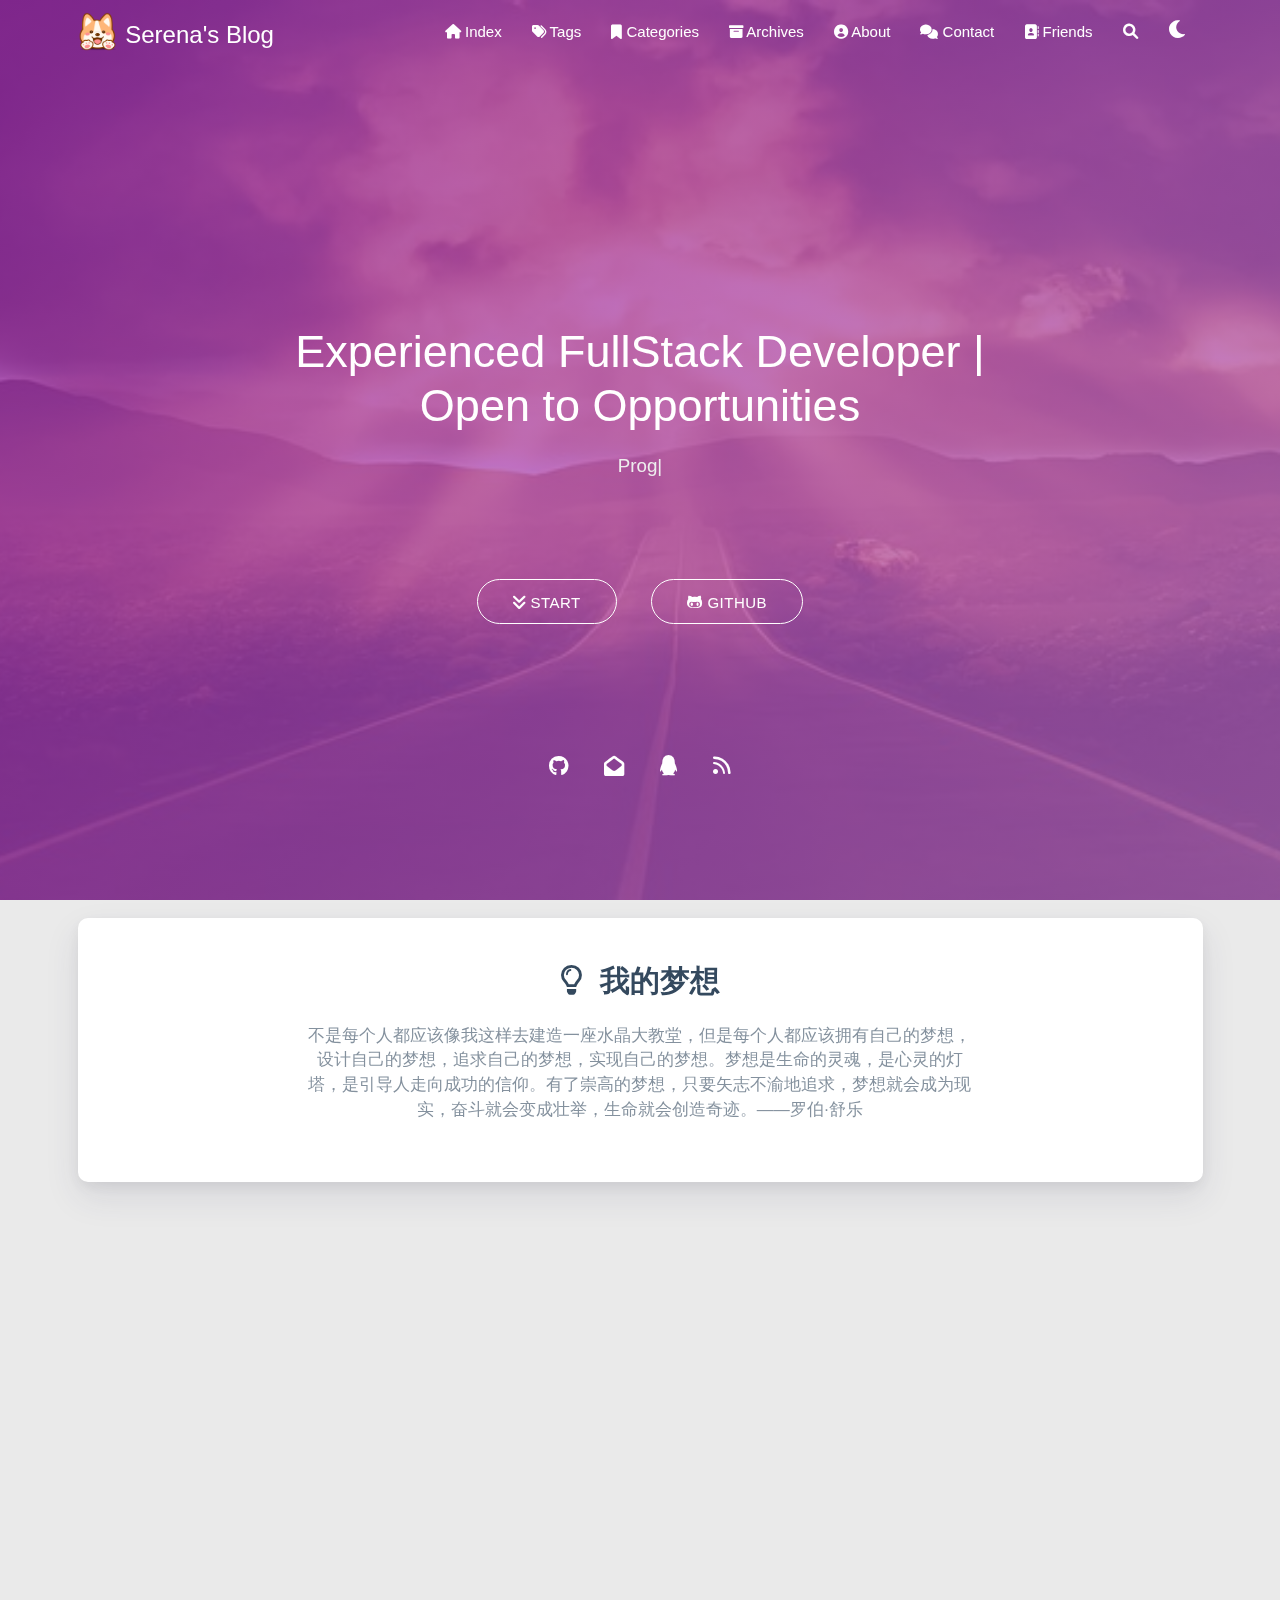
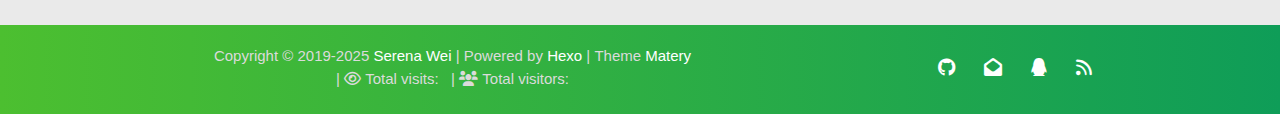
<file: index.html>
<!DOCTYPE HTML>
<html lang="en">


<head>
    <meta charset="utf-8">
    <meta name="keywords" content="Serena&#39;s Blog">
    <meta name="description" content="Serena&#39;s Blog">
    <meta http-equiv="X-UA-Compatible" content="IE=edge">
    <meta name="viewport" content="width=device-width, initial-scale=1.0, user-scalable=no">
    <meta name="renderer" content="webkit|ie-stand|ie-comp">
    <meta name="mobile-web-app-capable" content="yes">
    <meta name="format-detection" content="telephone=no">
    <meta name="apple-mobile-web-app-capable" content="yes">
    <meta name="apple-mobile-web-app-status-bar-style" content="black-translucent">
    <meta name="referrer" content="no-referrer-when-downgrade">
    <!-- Global site tag (gtag.js) - Google Analytics -->


    <title>Serena&#39;s Blog</title>
    <link rel="icon" type="image/png" href="/favicon.png">
    


    <!-- index cover -->
    <!-- <link rel="stylesheet preload" type="text/css" href="/css/indexcover.css"> -->
    <style>
        .carousel-control {
            width: 45px;
            height: 45px;
            line-height: 55px;
            border-radius: 45px;
            background: transparent;
            cursor: pointer;
            z-index: 100;
        }
        
        #prev-cover {
            position: absolute;
            top: 48%;
            left: 8px;
        }
        
        #next-cover {
            position: absolute;
            top: 48%;
            right: 8px;;
        }
        
        #prev-cover i {
            margin-right: 3px;
        }
        
        #next-cover i {
            margin-left: 3px;
        }
        
        .carousel-control:hover {
            background-color: rgba(0, 0, 0, .4);
        }
        
        .carousel-control i {
            color: #fff;
            font-size: 2.4rem;
        }
    </style>



<link rel="stylesheet" type="text/css" href="/libs/awesome/css/all.min.css">
<link rel="stylesheet" type="text/css" href="/libs/materialize/materialize.min.css">
<link rel="stylesheet" type="text/css" href="/libs/aos/aos.css">
<link rel="stylesheet" type="text/css" href="/libs/animate/animate.min.css">
<link rel="stylesheet" type="text/css" href="/libs/lightGallery/css/lightgallery.min.css">
<link rel="stylesheet" type="text/css" href="/css/matery.css">
<link rel="stylesheet" type="text/css" href="/css/my.css">
<link rel="stylesheet" type="text/css" href="/css/dark.css" media="none" onload="if(media!='all')media='all'">




    <link rel="stylesheet" href="/libs/tocbot/tocbot.css">
    <link rel="stylesheet" href="/css/post.css">






    <script src="/libs/jquery/jquery-3.6.0.min.js"></script>

<meta name="generator" content="Hexo 7.3.0"><link rel="stylesheet" href="/css/prism-tomorrow.css" type="text/css"></head>


<body>
    <header class="navbar-fixed">
    <nav id="headNav" class="bg-color nav-transparent">
        <div id="navContainer" class="nav-wrapper container">
            <div class="brand-logo">
                <a href="/" class="waves-effect waves-light">
                    
                    <img src="/medias/logo.png" class="logo-img" alt="LOGO">
                    
                    <span class="logo-span">Serena&#39;s Blog</span>
                </a>
            </div>
            

<a href="#" data-target="mobile-nav" class="sidenav-trigger button-collapse"><i class="fas fa-bars"></i></a>
<ul class="right nav-menu">
  
  <li class="hide-on-med-and-down nav-item">
    
    <a href="/" class="waves-effect waves-light">
      
      <i class="fas fa-home" style="zoom: 0.6;"></i>
      
      <span>Index</span>
    </a>
    
  </li>
  
  <li class="hide-on-med-and-down nav-item">
    
    <a href="/tags" class="waves-effect waves-light">
      
      <i class="fas fa-tags" style="zoom: 0.6;"></i>
      
      <span>Tags</span>
    </a>
    
  </li>
  
  <li class="hide-on-med-and-down nav-item">
    
    <a href="/categories" class="waves-effect waves-light">
      
      <i class="fas fa-bookmark" style="zoom: 0.6;"></i>
      
      <span>Categories</span>
    </a>
    
  </li>
  
  <li class="hide-on-med-and-down nav-item">
    
    <a href="/archives" class="waves-effect waves-light">
      
      <i class="fas fa-archive" style="zoom: 0.6;"></i>
      
      <span>Archives</span>
    </a>
    
  </li>
  
  <li class="hide-on-med-and-down nav-item">
    
    <a href="/about" class="waves-effect waves-light">
      
      <i class="fas fa-user-circle" style="zoom: 0.6;"></i>
      
      <span>About</span>
    </a>
    
  </li>
  
  <li class="hide-on-med-and-down nav-item">
    
    <a href="/contact" class="waves-effect waves-light">
      
      <i class="fas fa-comments" style="zoom: 0.6;"></i>
      
      <span>Contact</span>
    </a>
    
  </li>
  
  <li class="hide-on-med-and-down nav-item">
    
    <a href="/friends" class="waves-effect waves-light">
      
      <i class="fas fa-address-book" style="zoom: 0.6;"></i>
      
      <span>Friends</span>
    </a>
    
  </li>
  
  <li>
    <a href="#searchModal" class="modal-trigger waves-effect waves-light">
      <i id="searchIcon" class="fas fa-search" title="Search" style="zoom: 0.85;"></i>
    </a>
  </li>
  <li>
    <a href="javascript:;" class="waves-effect waves-light" onclick="switchNightMode()" title="深色/浅色模式" >
      <i id="sum-moon-icon" class="fas fa-sun" style="zoom: 0.85;"></i>
    </a>
  </li>
</ul>


<div id="mobile-nav" class="side-nav sidenav">

    <div class="mobile-head bg-color">
        
        <img src="/medias/logo.png" class="logo-img circle responsive-img">
        
        <div class="logo-name">Serena&#39;s Blog</div>
        <div class="logo-desc">
            
            Never really desperate, only the lost of the soul.
            
        </div>
    </div>

    <ul class="menu-list mobile-menu-list">
        
        <li class="m-nav-item">
	  
		<a href="/" class="waves-effect waves-light">
			
			    <i class="fa-fw fas fa-home"></i>
			
			Index
		</a>
          
        </li>
        
        <li class="m-nav-item">
	  
		<a href="/tags" class="waves-effect waves-light">
			
			    <i class="fa-fw fas fa-tags"></i>
			
			Tags
		</a>
          
        </li>
        
        <li class="m-nav-item">
	  
		<a href="/categories" class="waves-effect waves-light">
			
			    <i class="fa-fw fas fa-bookmark"></i>
			
			Categories
		</a>
          
        </li>
        
        <li class="m-nav-item">
	  
		<a href="/archives" class="waves-effect waves-light">
			
			    <i class="fa-fw fas fa-archive"></i>
			
			Archives
		</a>
          
        </li>
        
        <li class="m-nav-item">
	  
		<a href="/about" class="waves-effect waves-light">
			
			    <i class="fa-fw fas fa-user-circle"></i>
			
			About
		</a>
          
        </li>
        
        <li class="m-nav-item">
	  
		<a href="/contact" class="waves-effect waves-light">
			
			    <i class="fa-fw fas fa-comments"></i>
			
			Contact
		</a>
          
        </li>
        
        <li class="m-nav-item">
	  
		<a href="/friends" class="waves-effect waves-light">
			
			    <i class="fa-fw fas fa-address-book"></i>
			
			Friends
		</a>
          
        </li>
        
        
        <li><div class="divider"></div></li>
        <li>
            <a href="https://github.com/blinkfox/hexo-theme-matery" class="waves-effect waves-light" target="_blank">
                <i class="fab fa-github-square fa-fw"></i>Fork Me
            </a>
        </li>
        
    </ul>
</div>


        </div>

        
            <style>
    .nav-transparent .github-corner {
        display: none !important;
    }

    .github-corner {
        position: absolute;
        z-index: 10;
        top: 0;
        right: 0;
        border: 0;
        transform: scale(1.1);
    }

    .github-corner svg {
        color: #0f9d58;
        fill: #fff;
        height: 64px;
        width: 64px;
    }

    .github-corner:hover .octo-arm {
        animation: a 0.56s ease-in-out;
    }

    .github-corner .octo-arm {
        animation: none;
    }

    @keyframes a {
        0%,
        to {
            transform: rotate(0);
        }
        20%,
        60% {
            transform: rotate(-25deg);
        }
        40%,
        80% {
            transform: rotate(10deg);
        }
    }
</style>

<a href="https://github.com/blinkfox/hexo-theme-matery" class="github-corner tooltipped hide-on-med-and-down" target="_blank"
   data-tooltip="Fork Me" data-position="left" data-delay="50">
    <svg viewBox="0 0 250 250" aria-hidden="true">
        <path d="M0,0 L115,115 L130,115 L142,142 L250,250 L250,0 Z"></path>
        <path d="M128.3,109.0 C113.8,99.7 119.0,89.6 119.0,89.6 C122.0,82.7 120.5,78.6 120.5,78.6 C119.2,72.0 123.4,76.3 123.4,76.3 C127.3,80.9 125.5,87.3 125.5,87.3 C122.9,97.6 130.6,101.9 134.4,103.2"
              fill="currentColor" style="transform-origin: 130px 106px;" class="octo-arm"></path>
        <path d="M115.0,115.0 C114.9,115.1 118.7,116.5 119.8,115.4 L133.7,101.6 C136.9,99.2 139.9,98.4 142.2,98.6 C133.8,88.0 127.5,74.4 143.8,58.0 C148.5,53.4 154.0,51.2 159.7,51.0 C160.3,49.4 163.2,43.6 171.4,40.1 C171.4,40.1 176.1,42.5 178.8,56.2 C183.1,58.6 187.2,61.8 190.9,65.4 C194.5,69.0 197.7,73.2 200.1,77.6 C213.8,80.2 216.3,84.9 216.3,84.9 C212.7,93.1 206.9,96.0 205.4,96.6 C205.1,102.4 203.0,107.8 198.3,112.5 C181.9,128.9 168.3,122.5 157.7,114.1 C157.9,116.9 156.7,120.9 152.7,124.9 L141.0,136.5 C139.8,137.7 141.6,141.9 141.8,141.8 Z"
              fill="currentColor" class="octo-body"></path>
    </svg>
</a>
        
    </nav>

</header>

    


<div class="carousel carousel-slider center index-cover" data-indicators="true" style="margin-top: -64px;">
    

    <div class="carousel-item  white-text bg-cover about-cover">
        <div class="container">
            <div class="row">
    <div class="col s10 offset-s1 m8 offset-m2 l8 offset-l2">
        <div class="brand">
            <div class="title center-align">
                
                Experienced FullStack Developer | Open to Opportunities
                
            </div>

            <div class="description center-align">
                
                <span id="subtitle"></span>
                <script src="/libs/typed/typed.js"></script>
                <script>
                    var typed = new Typed("#subtitle", {
                        strings: [ 
                            
                                "Programs must be written for people to read, and only incidentally for machines to execute.",
                            
                                "Good code is its own best documentation.",
                            
                        ],
                        startDelay: 300,
                        typeSpeed: 100,
                        loop: true,
                        backSpeed: 50,
                        showCursor: true
                    });
                </script>
                
            </div>
        </div>
    </div>
</div>


<script>
    // 每天切换 banner 图.  Switch banner image every day.
    var bannerUrl = "/medias/banner/" + new Date().getDay() + '.jpg';
    $('.bg-cover').css('background-image', 'url(' + bannerUrl + ')');
</script>
<script>
    
      var bannerUrl = "/medias/featureimages/" + Math.floor(Math.random() * 24) + '.jpg';
    
    $('.bg-cover.about-cover').css('background-image', 'url(' + bannerUrl + ')');

</script>



            <div class="cover-btns">
                <a href="#indexCard" class="waves-effect waves-light btn">
                    <i class="fa fa-angle-double-down"></i>Start
                </a>

                
                    <a href="https://github.com/blinkfox/hexo-theme-matery" class="waves-effect waves-light btn" target="_blank">
                        <i class="fab fa-github-alt"></i>Github
                    </a>
                
            </div>
            <div class="cover-social-link">
    <a href="https://github.com/blinkfox" class="tooltipped" target="_blank" data-tooltip="访问我的GitHub" data-position="top" data-delay="50">
        <i class="fab fa-github"></i>
    </a>



    <a href="mailto:1181062873@qq.com" class="tooltipped" target="_blank" data-tooltip="邮件联系我" data-position="top" data-delay="50">
        <i class="fas fa-envelope-open"></i>
    </a>







    <a href="tencent://AddContact/?fromId=50&fromSubId=1&subcmd=all&uin=1181062873" class="tooltipped" target="_blank" data-tooltip="QQ联系我: 1181062873" data-position="top" data-delay="50">
        <i class="fab fa-qq"></i>
    </a>







    <a href="/atom.xml" class="tooltipped" target="_blank" data-tooltip="RSS 订阅" data-position="top" data-delay="50">
        <i class="fas fa-rss"></i>
    </a>

</div>
        </div>
    </div>

    
</div>

<script>
    $(function () {
        let coverSlider = $('.carousel');

        //用户触摸轮播自动 restartPlay 是否生效
        let initUserPressedOrDraggedActive = false

        //用户触摸轮播自动 restartPlay
        function initUserPressedOrDragged(instance) {
            setInterval(() => {
                if (instance.pressed || instance.dragged) {
                    // console.log('initUserPressedOrDragged: ',instance.pressed,instance.dragged)
                    restartPlay()
                }
            }, 1000)
        }

        coverSlider.carousel({
            duration: Number('120'),
            fullWidth: true,
            indicators: 'true' === 'true',
            onCycleTo() {
                if (!initUserPressedOrDraggedActive) {
                    // console.log('initUserPressedOrDraggedActive')
                    initUserPressedOrDragged(this)
                    initUserPressedOrDraggedActive = true
                }
            },
        })

        let carouselIntervalId;
        
        // Loop to call the next cover article picture.
        let autoCarousel = function () {
            carouselIntervalId = setInterval(function () {
                coverSlider.carousel('next');
            }, 5000);
        };
        autoCarousel();
        

        function restartPlay() {
            
            clearInterval(carouselIntervalId);
            autoCarousel();
            
        };

        
        // prev and next cover post.
        $('#prev-cover').click(function () {
            coverSlider.carousel('prev');
            restartPlay();
        });
        $('#next-cover').click(function () {
            coverSlider.carousel('next');
            restartPlay();
        });
        
    });
</script>



<main class="content">

    
    <div id="indexCard" class="index-card">
        <div class="container ">
            <div class="card">
                <div class="card-content">
                    
                        <div class="dream">
    
    <div class="title center-align">
        <i class="far fa-lightbulb"></i>&nbsp;&nbsp;我的梦想
    </div>
    
    <div class="row">
        <div class="col l8 offset-l2 m10 offset-m1 s10 offset-s1 center-align text">
            不是每个人都应该像我这样去建造一座水晶大教堂，但是每个人都应该拥有自己的梦想，设计自己的梦想，追求自己的梦想，实现自己的梦想。梦想是生命的灵魂，是心灵的灯塔，是引导人走向成功的信仰。有了崇高的梦想，只要矢志不渝地追求，梦想就会成为现实，奋斗就会变成壮举，生命就会创造奇迹。——罗伯·舒乐
        </div>
    </div>
</div>

                    

                    

                    

                    
                    <div id="recommend-sections" class="recommend">
                        



                    </div>
                    
                </div>
            </div>
        </div>
    </div>
    

    

    <!-- 所有文章卡片 -->
    <article id="articles" class="container articles">
        <div class="row article-row">
            
             <!-- 隐藏某个文章 -->
            <div class="article col s12 m6 l4" data-aos="zoom-in">
                <div class="card">
                    <a href="/2025/03/01/test-my-site/">
                        <div class="card-image">
                            
                            
                            <img src="/medias/featureimages/5.jpg" class="responsive-img" alt="test_my_site">
                            
                            <span class="card-title">test_my_site</span>
                        </div>
                    </a>

                    <div class="card-content article-content">
                        <div class="summary block-with-text">
                            
                        </div>
                        <div class="publish-info">
                            <span class="publish-date">
                                <i class="far fa-clock fa-fw icon-date"></i>2025-03-01
                            </span>
                            <span class="publish-author">
                                
                                <i class="fas fa-user fa-fw"></i>
                                Serena Wei
                                
                            </span>
                        </div>
                    </div>

                    
                </div>
            </div>
              <!-- 隐藏某个文章 -->
            
             <!-- 隐藏某个文章 -->
            <div class="article col s12 m6 l4" data-aos="zoom-in">
                <div class="card">
                    <a href="/2025/03/01/hello-world/">
                        <div class="card-image">
                            
                            
                            <img src="/medias/featureimages/12.jpg" class="responsive-img" alt="Hello World">
                            
                            <span class="card-title">Hello World</span>
                        </div>
                    </a>

                    <div class="card-content article-content">
                        <div class="summary block-with-text">
                            
                                Welcome to Hexo! This is your very first post. Check documentation for more info. If you get any problems when using Hex
                            
                        </div>
                        <div class="publish-info">
                            <span class="publish-date">
                                <i class="far fa-clock fa-fw icon-date"></i>2025-03-01
                            </span>
                            <span class="publish-author">
                                
                                <i class="fas fa-user fa-fw"></i>
                                Serena Wei
                                
                            </span>
                        </div>
                    </div>

                    
                </div>
            </div>
              <!-- 隐藏某个文章 -->
            
        </div>
    </article>

</main>




    <footer class="page-footer bg-color">
    

    <div class="container row center-align"
         style="margin-bottom: 0px !important;">
        <div class="col s12 m8 l8 copy-right">
            Copyright&nbsp;&copy;
            
                <span id="year">2019-2025</span>
            
            <a href="/about" target="_blank">Serena Wei</a>
            |&nbsp;Powered by&nbsp;<a href="https://hexo.io/" target="_blank">Hexo</a>
            |&nbsp;Theme&nbsp;<a href="https://github.com/blinkfox/hexo-theme-matery" target="_blank">Matery</a>
            
            <br>
            
            
            
                
            
            
                <span id="busuanzi_container_site_pv">
                &nbsp;|&nbsp;<i class="far fa-eye"></i>&nbsp;Total visits:&nbsp;
                    <span id="busuanzi_value_site_pv" class="white-color"></span>
            </span>
            
            
                <span id="busuanzi_container_site_uv">
                &nbsp;|&nbsp;<i class="fas fa-users"></i>&nbsp;Total visitors:&nbsp;
                    <span id="busuanzi_value_site_uv" class="white-color"></span>
            </span>
            
            <br>

            <!-- 运行天数提醒. -->
            
            <br>
            
        </div>
        <div class="col s12 m4 l4 social-link social-statis">
    <a href="https://github.com/blinkfox" class="tooltipped" target="_blank" data-tooltip="访问我的GitHub" data-position="top" data-delay="50">
        <i class="fab fa-github"></i>
    </a>



    <a href="mailto:1181062873@qq.com" class="tooltipped" target="_blank" data-tooltip="邮件联系我" data-position="top" data-delay="50">
        <i class="fas fa-envelope-open"></i>
    </a>







    <a href="tencent://AddContact/?fromId=50&fromSubId=1&subcmd=all&uin=1181062873" class="tooltipped" target="_blank" data-tooltip="QQ联系我: 1181062873" data-position="top" data-delay="50">
        <i class="fab fa-qq"></i>
    </a>







    <a href="/atom.xml" class="tooltipped" target="_blank" data-tooltip="RSS 订阅" data-position="top" data-delay="50">
        <i class="fas fa-rss"></i>
    </a>

</div>
    </div>
</footer>

<div class="progress-bar"></div>


    <!-- 搜索遮罩框 -->
<div id="searchModal" class="modal">
    <div class="modal-content">
        <div class="search-header">
            <span class="title"><i class="fas fa-search"></i>&nbsp;&nbsp;Search</span>
            <input type="search" id="searchInput" name="s" placeholder="Please enter a search keyword"
                   class="search-input">
        </div>
        <div id="searchResult"></div>
    </div>
</div>

<script type="text/javascript">
$(function () {
    var searchFunc = function (path, search_id, content_id) {
        'use strict';
        $.ajax({
            url: path,
            dataType: "xml",
            success: function (xmlResponse) {
                // get the contents from search data
                var datas = $("entry", xmlResponse).map(function () {
                    return {
                        title: $("title", this).text(),
                        content: $("content", this).text(),
                        url: $("url", this).text()
                    };
                }).get();
                var $input = document.getElementById(search_id);
                var $resultContent = document.getElementById(content_id);
                $input.addEventListener('input', function () {
                    var str = '<ul class=\"search-result-list\">';
                    var keywords = this.value.trim().toLowerCase().split(/[\s\-]+/);
                    $resultContent.innerHTML = "";
                    if (this.value.trim().length <= 0) {
                        return;
                    }
                    // perform local searching
                    datas.forEach(function (data) {
                        var isMatch = true;
                        var data_title = data.title.trim().toLowerCase();
                        var data_content = data.content.trim().replace(/<[^>]+>/g, "").toLowerCase();
                        var data_url = data.url;
                        data_url = data_url.indexOf('/') === 0 ? data.url : '/' + data_url;
                        var index_title = -1;
                        var index_content = -1;
                        var first_occur = -1;
                        // only match artiles with not empty titles and contents
                        if (data_title !== '' && data_content !== '') {
                            keywords.forEach(function (keyword, i) {
                                index_title = data_title.indexOf(keyword);
                                index_content = data_content.indexOf(keyword);
                                if (index_title < 0 && index_content < 0) {
                                    isMatch = false;
                                } else {
                                    if (index_content < 0) {
                                        index_content = 0;
                                    }
                                    if (i === 0) {
                                        first_occur = index_content;
                                    }
                                }
                            });
                        }
                        // show search results
                        if (isMatch) {
                            str += "<li><a href='" + data_url + "' class='search-result-title'>" + data_title + "</a>";
                            var content = data.content.trim().replace(/<[^>]+>/g, "");
                            if (first_occur >= 0) {
                                // cut out 100 characters
                                var start = first_occur - 20;
                                var end = first_occur + 80;
                                if (start < 0) {
                                    start = 0;
                                }
                                if (start === 0) {
                                    end = 100;
                                }
                                if (end > content.length) {
                                    end = content.length;
                                }
                                var match_content = content.substr(start, end);
                                // highlight all keywords
                                keywords.forEach(function (keyword) {
                                    var regS = new RegExp(keyword, "gi");
                                    match_content = match_content.replace(regS, "<em class=\"search-keyword\">" + keyword + "</em>");
                                });

                                str += "<p class=\"search-result\">" + match_content + "...</p>"
                            }
                            str += "</li>";
                        }
                    });
                    str += "</ul>";
                    $resultContent.innerHTML = str;
                });
            }
        });
    };

    searchFunc('/search.xml', 'searchInput', 'searchResult');
});
</script>

    <!-- 白天和黑夜主题 -->
<div class="stars-con">
    <div id="stars"></div>
    <div id="stars2"></div>
    <div id="stars3"></div>  
</div>

<script>
    function switchNightMode() {
        $('<div class="Cuteen_DarkSky"><div class="Cuteen_DarkPlanet"></div></div>').appendTo($('body')),
        setTimeout(function () {
            $('body').hasClass('DarkMode') 
            ? ($('body').removeClass('DarkMode'), localStorage.setItem('isDark', '0'), $('#sum-moon-icon').removeClass("fa-sun").addClass('fa-moon')) 
            : ($('body').addClass('DarkMode'), localStorage.setItem('isDark', '1'), $('#sum-moon-icon').addClass("fa-sun").removeClass('fa-moon')),
            
            setTimeout(function () {
            $('.Cuteen_DarkSky').fadeOut(1e3, function () {
                $(this).remove()
            })
            }, 2e3)
        })
    }
</script>

    <!-- 回到顶部按钮 -->
<div id="backTop" class="top-scroll">
    <a class="btn-floating btn-large waves-effect waves-light" href="#!">
        <i class="fas fa-arrow-up"></i>
    </a>
</div>


    <script src="/libs/materialize/materialize.min.js"></script>
    <script src="/libs/masonry/masonry.pkgd.min.js"></script>
    <script src="/libs/aos/aos.js"></script>
    <script src="/libs/scrollprogress/scrollProgress.min.js"></script>
    <script src="/libs/lightGallery/js/lightgallery-all.min.js"></script>
    <script src="/js/matery.js"></script>

    

    
    
    

    <!-- 雪花特效 -->
    

    <!-- 鼠标星星特效 -->
    

     
        <script src="https://ssl.captcha.qq.com/TCaptcha.js"></script>
        <script src="/libs/others/TencentCaptcha.js"></script>
        <button id="TencentCaptcha" data-appid="xxxxxxxxxx" data-cbfn="callback" type="button" hidden></button>
    

    <!-- Baidu Analytics -->

    <!-- Baidu Push -->

<script>
    (function () {
        var bp = document.createElement('script');
        var curProtocol = window.location.protocol.split(':')[0];
        if (curProtocol === 'https') {
            bp.src = 'https://zz.bdstatic.com/linksubmit/push.js';
        } else {
            bp.src = 'http://push.zhanzhang.baidu.com/push.js';
        }
        var s = document.getElementsByTagName("script")[0];
        s.parentNode.insertBefore(bp, s);
    })();
</script>

    
    <script src="/libs/others/clicklove.js" async="async"></script>
    
    
    <script async src="/libs/others/busuanzi.pure.mini.js"></script>
    

    

    

    <!--腾讯兔小巢-->
    
    

    

    

    
    <script src="/libs/instantpage/instantpage.js" type="module"></script>
    

</body>

</html>
</file>
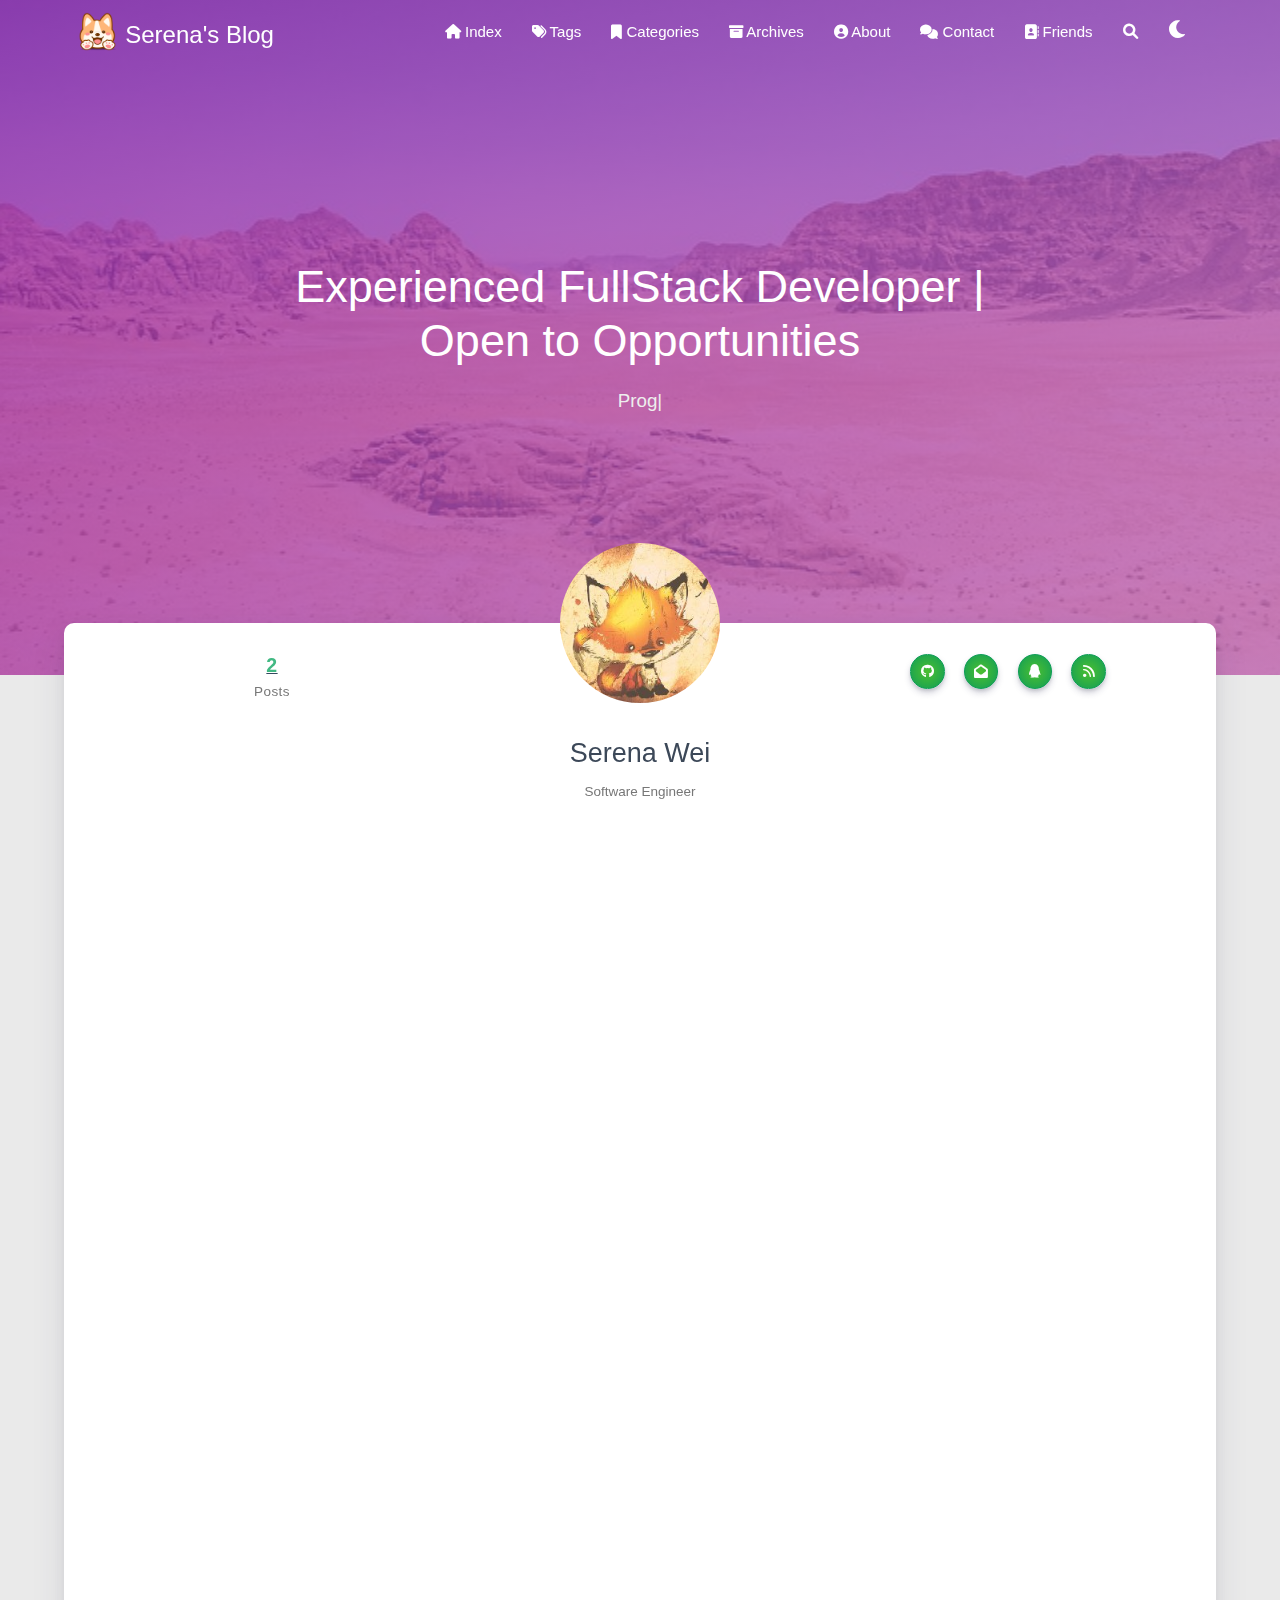
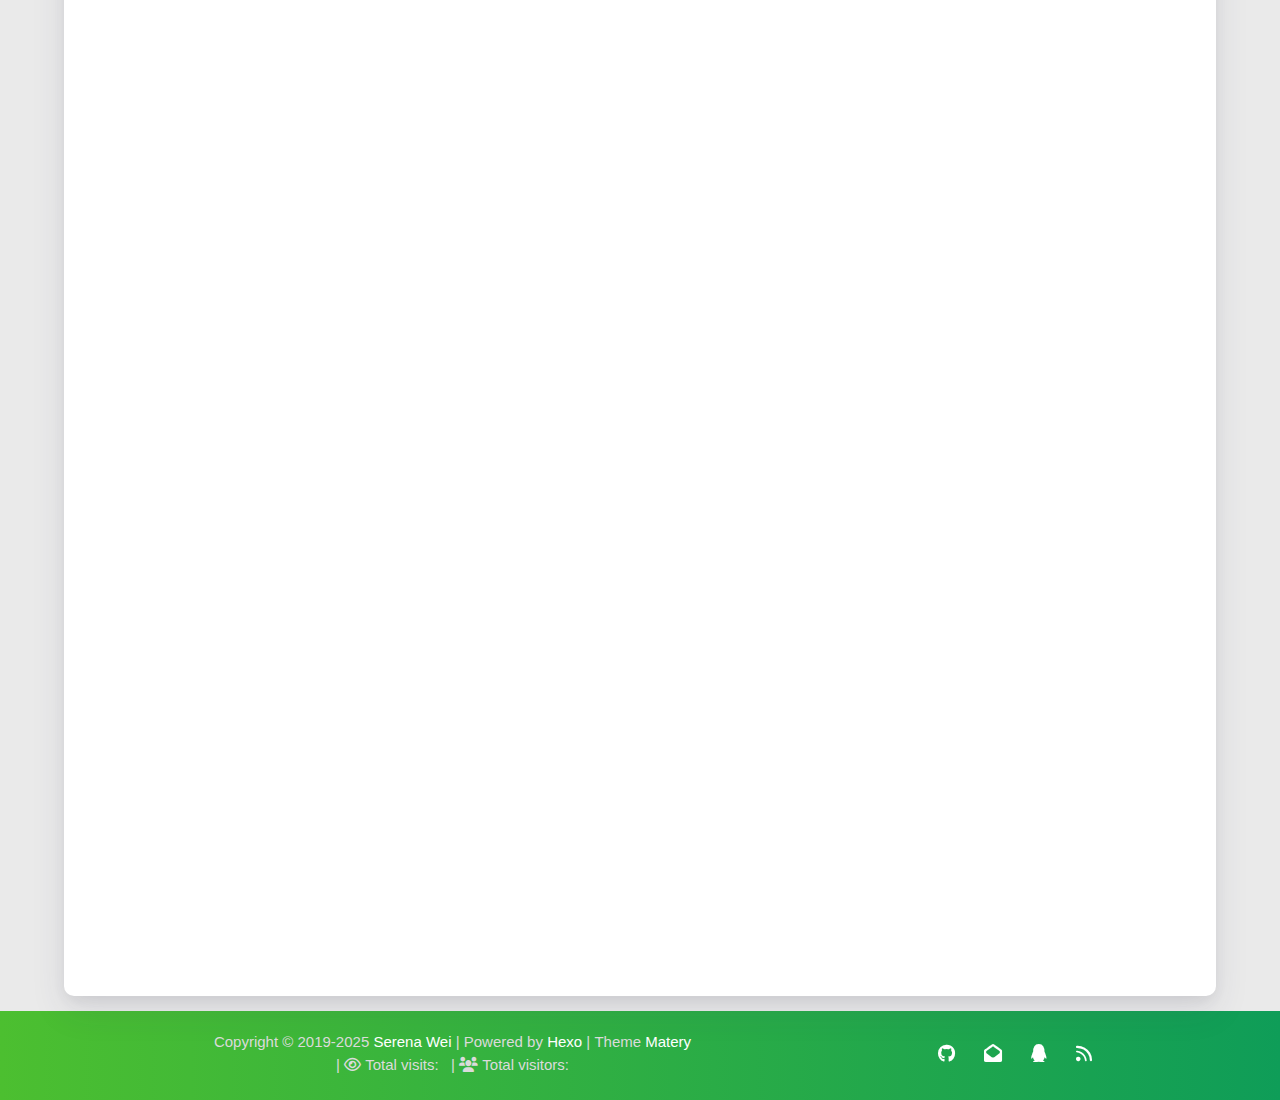
<file: about/index.html>
<!DOCTYPE HTML>
<html lang="en">


<head>
    <meta charset="utf-8">
    <meta name="keywords" content="About, Serena&#39;s Blog">
    <meta name="description" content="Serena&#39;s Blog">
    <meta http-equiv="X-UA-Compatible" content="IE=edge">
    <meta name="viewport" content="width=device-width, initial-scale=1.0, user-scalable=no">
    <meta name="renderer" content="webkit|ie-stand|ie-comp">
    <meta name="mobile-web-app-capable" content="yes">
    <meta name="format-detection" content="telephone=no">
    <meta name="apple-mobile-web-app-capable" content="yes">
    <meta name="apple-mobile-web-app-status-bar-style" content="black-translucent">
    <meta name="referrer" content="no-referrer-when-downgrade">
    <!-- Global site tag (gtag.js) - Google Analytics -->


    <title>About | Serena&#39;s Blog</title>
    <link rel="icon" type="image/png" href="/favicon.png">
    


    <!-- bg-cover style     -->



<link rel="stylesheet" type="text/css" href="/libs/awesome/css/all.min.css">
<link rel="stylesheet" type="text/css" href="/libs/materialize/materialize.min.css">
<link rel="stylesheet" type="text/css" href="/libs/aos/aos.css">
<link rel="stylesheet" type="text/css" href="/libs/animate/animate.min.css">
<link rel="stylesheet" type="text/css" href="/libs/lightGallery/css/lightgallery.min.css">
<link rel="stylesheet" type="text/css" href="/css/matery.css">
<link rel="stylesheet" type="text/css" href="/css/my.css">
<link rel="stylesheet" type="text/css" href="/css/dark.css" media="none" onload="if(media!='all')media='all'">




    <link rel="stylesheet" href="/libs/tocbot/tocbot.css">
    <link rel="stylesheet" href="/css/post.css">




    
        <link rel="stylesheet" type="text/css" href="/css/reward.css">
    



    <script src="/libs/jquery/jquery-3.6.0.min.js"></script>

<meta name="generator" content="Hexo 7.3.0"><link rel="stylesheet" href="/css/prism-tomorrow.css" type="text/css"></head>


<body>
    <header class="navbar-fixed">
    <nav id="headNav" class="bg-color nav-transparent">
        <div id="navContainer" class="nav-wrapper container">
            <div class="brand-logo">
                <a href="/" class="waves-effect waves-light">
                    
                    <img src="/medias/logo.png" class="logo-img" alt="LOGO">
                    
                    <span class="logo-span">Serena&#39;s Blog</span>
                </a>
            </div>
            

<a href="#" data-target="mobile-nav" class="sidenav-trigger button-collapse"><i class="fas fa-bars"></i></a>
<ul class="right nav-menu">
  
  <li class="hide-on-med-and-down nav-item">
    
    <a href="/" class="waves-effect waves-light">
      
      <i class="fas fa-home" style="zoom: 0.6;"></i>
      
      <span>Index</span>
    </a>
    
  </li>
  
  <li class="hide-on-med-and-down nav-item">
    
    <a href="/tags" class="waves-effect waves-light">
      
      <i class="fas fa-tags" style="zoom: 0.6;"></i>
      
      <span>Tags</span>
    </a>
    
  </li>
  
  <li class="hide-on-med-and-down nav-item">
    
    <a href="/categories" class="waves-effect waves-light">
      
      <i class="fas fa-bookmark" style="zoom: 0.6;"></i>
      
      <span>Categories</span>
    </a>
    
  </li>
  
  <li class="hide-on-med-and-down nav-item">
    
    <a href="/archives" class="waves-effect waves-light">
      
      <i class="fas fa-archive" style="zoom: 0.6;"></i>
      
      <span>Archives</span>
    </a>
    
  </li>
  
  <li class="hide-on-med-and-down nav-item">
    
    <a href="/about" class="waves-effect waves-light">
      
      <i class="fas fa-user-circle" style="zoom: 0.6;"></i>
      
      <span>About</span>
    </a>
    
  </li>
  
  <li class="hide-on-med-and-down nav-item">
    
    <a href="/contact" class="waves-effect waves-light">
      
      <i class="fas fa-comments" style="zoom: 0.6;"></i>
      
      <span>Contact</span>
    </a>
    
  </li>
  
  <li class="hide-on-med-and-down nav-item">
    
    <a href="/friends" class="waves-effect waves-light">
      
      <i class="fas fa-address-book" style="zoom: 0.6;"></i>
      
      <span>Friends</span>
    </a>
    
  </li>
  
  <li>
    <a href="#searchModal" class="modal-trigger waves-effect waves-light">
      <i id="searchIcon" class="fas fa-search" title="Search" style="zoom: 0.85;"></i>
    </a>
  </li>
  <li>
    <a href="javascript:;" class="waves-effect waves-light" onclick="switchNightMode()" title="深色/浅色模式" >
      <i id="sum-moon-icon" class="fas fa-sun" style="zoom: 0.85;"></i>
    </a>
  </li>
</ul>


<div id="mobile-nav" class="side-nav sidenav">

    <div class="mobile-head bg-color">
        
        <img src="/medias/logo.png" class="logo-img circle responsive-img">
        
        <div class="logo-name">Serena&#39;s Blog</div>
        <div class="logo-desc">
            
            Never really desperate, only the lost of the soul.
            
        </div>
    </div>

    <ul class="menu-list mobile-menu-list">
        
        <li class="m-nav-item">
	  
		<a href="/" class="waves-effect waves-light">
			
			    <i class="fa-fw fas fa-home"></i>
			
			Index
		</a>
          
        </li>
        
        <li class="m-nav-item">
	  
		<a href="/tags" class="waves-effect waves-light">
			
			    <i class="fa-fw fas fa-tags"></i>
			
			Tags
		</a>
          
        </li>
        
        <li class="m-nav-item">
	  
		<a href="/categories" class="waves-effect waves-light">
			
			    <i class="fa-fw fas fa-bookmark"></i>
			
			Categories
		</a>
          
        </li>
        
        <li class="m-nav-item">
	  
		<a href="/archives" class="waves-effect waves-light">
			
			    <i class="fa-fw fas fa-archive"></i>
			
			Archives
		</a>
          
        </li>
        
        <li class="m-nav-item">
	  
		<a href="/about" class="waves-effect waves-light">
			
			    <i class="fa-fw fas fa-user-circle"></i>
			
			About
		</a>
          
        </li>
        
        <li class="m-nav-item">
	  
		<a href="/contact" class="waves-effect waves-light">
			
			    <i class="fa-fw fas fa-comments"></i>
			
			Contact
		</a>
          
        </li>
        
        <li class="m-nav-item">
	  
		<a href="/friends" class="waves-effect waves-light">
			
			    <i class="fa-fw fas fa-address-book"></i>
			
			Friends
		</a>
          
        </li>
        
        
        <li><div class="divider"></div></li>
        <li>
            <a href="https://github.com/blinkfox/hexo-theme-matery" class="waves-effect waves-light" target="_blank">
                <i class="fab fa-github-square fa-fw"></i>Fork Me
            </a>
        </li>
        
    </ul>
</div>


        </div>

        
            <style>
    .nav-transparent .github-corner {
        display: none !important;
    }

    .github-corner {
        position: absolute;
        z-index: 10;
        top: 0;
        right: 0;
        border: 0;
        transform: scale(1.1);
    }

    .github-corner svg {
        color: #0f9d58;
        fill: #fff;
        height: 64px;
        width: 64px;
    }

    .github-corner:hover .octo-arm {
        animation: a 0.56s ease-in-out;
    }

    .github-corner .octo-arm {
        animation: none;
    }

    @keyframes a {
        0%,
        to {
            transform: rotate(0);
        }
        20%,
        60% {
            transform: rotate(-25deg);
        }
        40%,
        80% {
            transform: rotate(10deg);
        }
    }
</style>

<a href="https://github.com/blinkfox/hexo-theme-matery" class="github-corner tooltipped hide-on-med-and-down" target="_blank"
   data-tooltip="Fork Me" data-position="left" data-delay="50">
    <svg viewBox="0 0 250 250" aria-hidden="true">
        <path d="M0,0 L115,115 L130,115 L142,142 L250,250 L250,0 Z"></path>
        <path d="M128.3,109.0 C113.8,99.7 119.0,89.6 119.0,89.6 C122.0,82.7 120.5,78.6 120.5,78.6 C119.2,72.0 123.4,76.3 123.4,76.3 C127.3,80.9 125.5,87.3 125.5,87.3 C122.9,97.6 130.6,101.9 134.4,103.2"
              fill="currentColor" style="transform-origin: 130px 106px;" class="octo-arm"></path>
        <path d="M115.0,115.0 C114.9,115.1 118.7,116.5 119.8,115.4 L133.7,101.6 C136.9,99.2 139.9,98.4 142.2,98.6 C133.8,88.0 127.5,74.4 143.8,58.0 C148.5,53.4 154.0,51.2 159.7,51.0 C160.3,49.4 163.2,43.6 171.4,40.1 C171.4,40.1 176.1,42.5 178.8,56.2 C183.1,58.6 187.2,61.8 190.9,65.4 C194.5,69.0 197.7,73.2 200.1,77.6 C213.8,80.2 216.3,84.9 216.3,84.9 C212.7,93.1 206.9,96.0 205.4,96.6 C205.1,102.4 203.0,107.8 198.3,112.5 C181.9,128.9 168.3,122.5 157.7,114.1 C157.9,116.9 156.7,120.9 152.7,124.9 L141.0,136.5 C139.8,137.7 141.6,141.9 141.8,141.8 Z"
              fill="currentColor" class="octo-body"></path>
    </svg>
</a>
        
    </nav>

</header>

    <style type="text/css">
    /* don't remove. */
    .about-cover {
        height: 75vh;
    }
</style>

<div class="bg-cover pd-header about-cover">
    <div class="container">
    <div class="row">
    <div class="col s10 offset-s1 m8 offset-m2 l8 offset-l2">
        <div class="brand">
            <div class="title center-align">
                
                Experienced FullStack Developer | Open to Opportunities
                
            </div>

            <div class="description center-align">
                
                <span id="subtitle"></span>
                <script src="/libs/typed/typed.js"></script>
                <script>
                    var typed = new Typed("#subtitle", {
                        strings: [ 
                            
                                "Programs must be written for people to read, and only incidentally for machines to execute.",
                            
                                "Good code is its own best documentation.",
                            
                        ],
                        startDelay: 300,
                        typeSpeed: 100,
                        loop: true,
                        backSpeed: 50,
                        showCursor: true
                    });
                </script>
                
            </div>
        </div>
    </div>
</div>


<script>
    // 每天切换 banner 图.  Switch banner image every day.
    var bannerUrl = "/medias/banner/" + new Date().getDay() + '.jpg';
    $('.bg-cover').css('background-image', 'url(' + bannerUrl + ')');
</script>
<script>
    
      var bannerUrl = "/medias/featureimages/" + Math.floor(Math.random() * 24) + '.jpg';
    
    $('.bg-cover.about-cover').css('background-image', 'url(' + bannerUrl + ')');

</script>


    </div>
</div>

<main class="content">

    <div id="aboutme" class="container about-container">
        <div class="card">
            <div class="card-content">
                <div class="row">
                    <div class="post-statis col l4 hide-on-med-and-down" data-aos="zoom-in-right">
                        
<div class="statis">
    <span class="count"><a href="/">2</a></span>
    <span class="name">Posts</span>
</div>






                    </div>
                    <div class="col s12 m12 l4">
                        <div class="profile center-align">
                            <div class="avatar">
                                <img src="/medias/avatar.jpg" alt="Serena Wei"
                                     class="circle responsive-img avatar-img">
                            </div>
                            <div class="author">
                                <div class="post-statis hide-on-large-only" data-aos="zoom-in-right">
                                    
<div class="statis">
    <span class="count"><a href="/">2</a></span>
    <span class="name">Posts</span>
</div>






                                </div>
                                <div class="title">Serena Wei</div>
                                <div class="career">Software Engineer</div>
                                <div class="social-link hide-on-large-only" data-aos="zoom-in-left">
                                    
    <a href="https://github.com/blinkfox" class="tooltipped" target="_blank" data-tooltip="访问我的GitHub" data-position="top" data-delay="50">
        <i class="fab fa-github"></i>
    </a>



    <a href="mailto:1181062873@qq.com" class="tooltipped" target="_blank" data-tooltip="邮件联系我" data-position="top" data-delay="50">
        <i class="fas fa-envelope-open"></i>
    </a>







    <a href="tencent://AddContact/?fromId=50&fromSubId=1&subcmd=all&uin=1181062873" class="tooltipped" target="_blank" data-tooltip="QQ联系我: 1181062873" data-position="top" data-delay="50">
        <i class="fab fa-qq"></i>
    </a>







    <a href="/atom.xml" class="tooltipped" target="_blank" data-tooltip="RSS 订阅" data-position="top" data-delay="50">
        <i class="fas fa-rss"></i>
    </a>


                                </div>
                            </div>
                        </div>
                    </div>
                    <div class="col l4 hide-on-med-and-down" data-aos="zoom-in-left">
                        <div class="social-link">
                            
    <a href="https://github.com/blinkfox" class="tooltipped" target="_blank" data-tooltip="访问我的GitHub" data-position="top" data-delay="50">
        <i class="fab fa-github"></i>
    </a>



    <a href="mailto:1181062873@qq.com" class="tooltipped" target="_blank" data-tooltip="邮件联系我" data-position="top" data-delay="50">
        <i class="fas fa-envelope-open"></i>
    </a>







    <a href="tencent://AddContact/?fromId=50&fromSubId=1&subcmd=all&uin=1181062873" class="tooltipped" target="_blank" data-tooltip="QQ联系我: 1181062873" data-position="top" data-delay="50">
        <i class="fab fa-qq"></i>
    </a>







    <a href="/atom.xml" class="tooltipped" target="_blank" data-tooltip="RSS 订阅" data-position="top" data-delay="50">
        <i class="fas fa-rss"></i>
    </a>


                        </div>
                    </div>
                </div>

                <div class="introduction center-align" data-aos="fade-up">If you wish to succeed, you should use persistence as your good friend, experience as your reference, prudence as your brother and hope as your sentry.</div>

                <style type="text/css">
    #posts-chart,
    #categories-chart,
    #tags-chart {
        width: 100%;
        height: 300px;
        margin: 0.5rem auto;
        padding: 0.5rem;
    }
</style>

<div id="postCharts" class="post-charts">
    <div class="title center-align" data-aos="zoom-in-up">
        <i class="far fa-bar-chart"></i>&nbsp;&nbsp;Post Charts
    </div>
    <div class="row">
        <div class="chart col s12 m6 l4" data-aos="zoom-in-up">
            <div id="posts-chart"></div>
        </div>

        <div class="chart col s12 m6 l4" data-aos="zoom-in-up">
            <div id="categories-chart"></div>
        </div>

        <div class="chart col s12 m6 l4" data-aos="zoom-in-up">
            <div id="tags-chart"></div>
        </div>
    </div>
</div>

<script type="text/javascript" src="/libs/echarts/echarts.min.js"></script>
<script>
    let postsChart = echarts.init(document.getElementById('posts-chart'));
    let categoriesChart = echarts.init(document.getElementById('categories-chart'));
    let tagsChart = echarts.init(document.getElementById('tags-chart'));

    

    let postsOption = {
        title: {
            text: 'Post Publish Chart',
            top: -5,
            x: 'center'
        },
        tooltip: {
            trigger: 'axis'
        },
        xAxis: {
            type: 'category',
            data: ["2024-07","2024-08","2024-09","2024-10","2024-11","2024-12","2025-01","2025-02","2025-03","2025-04","2025-05","2025-06","2025-07"]
        },
        yAxis: {
            type: 'value',
        },
        series: [
            {
                name: 'Number of posts',
                type: 'line',
                color: ['#6772e5'],
                data: [0,0,0,0,0,0,0,0,2,0,0,0,0],
                markPoint: {
                    symbolSize: 45,
                    color: ['#fa755a','#3ecf8e','#82d3f4'],
                    data: [{
                        type: 'max',
                        itemStyle: {color: ['#3ecf8e']},
                        name: 'Maximum'
                    }, {
                        type: 'min',
                        itemStyle: {color: ['#fa755a']},
                        name: 'Minimum'
                    }]
                },
                markLine: {
                    itemStyle: {color: ['#ab47bc']},
                    data: [
                        {type: 'average', name: 'Average'}
                    ]
                }
            }
        ]
    };

    

    let categoriesOption = {
        title: {
            text: 'Categories Chart',
            top: -4,
            x: 'center'
        },
        tooltip: {
            trigger: 'item',
            formatter: "{a} <br/>{b} : {c} ({d}%)"
        },
        series: [
            {
                name: 'Categories',
                type: 'pie',
                radius: '50%',
                color: ['#6772e5', '#ff9e0f', '#fa755a', '#3ecf8e', '#82d3f4', '#ab47bc', '#525f7f', '#f51c47', '#26A69A'],
                data: [],
                itemStyle: {
                    emphasis: {
                        shadowBlur: 10,
                        shadowOffsetX: 0,
                        shadowColor: 'rgba(0, 0, 0, 0.5)'
                    }
                }
            }
        ]
    };

    

    let tagsOption = {
        title: {
            text: 'TOP10 Tags Chart',
            top: -5,
            x: 'center'
        },
        tooltip: {},
        xAxis: [
            {
                type: 'category',
                data: []
            }
        ],
        yAxis: [
            {
                type: 'value'
            }
        ],
        series: [
            {
                type: 'bar',
                color: ['#82d3f4'],
                barWidth : 18,
                data: [],
                markPoint: {
                    symbolSize: 45,
                    data: [{
                        type: 'max',
                        itemStyle: {color: ['#3ecf8e']},
                        name: 'Maximum'
                    }, {
                        type: 'min',
                        itemStyle: {color: ['#fa755a']},
                        name: 'Minimum'
                    }],
                },
                markLine: {
                    itemStyle: {color: ['#ab47bc']},
                    data: [
                        {type: 'average', name: 'Average'}
                    ]
                }
            }
        ]
    };

    // render the charts
    postsChart.setOption(postsOption);
    categoriesChart.setOption(categoriesOption);
    tagsChart.setOption(tagsOption);
</script>


                
                
<div class="my-projects">
    <div class="title center-align" data-aos="zoom-in-up">
        <i class="fas fa-gift"></i>&nbsp;&nbsp;My Projects
    </div>
    <div class="row">
        
        
        <div class="col s12 m6 l4" data-aos="fade-up">
            <div class="info center-align">
                <a href="http://github.com/blinkfox/hexo-theme-matery" class="icon"
                   style="background: linear-gradient(to bottom right, #66BB6A 0%, #81C784 100%)" target="_blank">
                    <i class="fas fa-file-alt"></i>
                </a>
                <div class="info-title">
                    <a href="http://github.com/blinkfox/hexo-theme-matery" target="_blank">hexo-theme-matery</a>
                </div>
                <div class="info-desc">This is a Hexo blog theme with &#39;Material Design&#39; and responsive design.</div>
            </div>
        </div>
        
        <div class="col s12 m6 l4" data-aos="fade-up">
            <div class="info center-align">
                <a href="https://github.com/blinkfox/fenix" class="icon"
                   style="background: linear-gradient(to bottom right, #F06292 0%, #EF5350 100%)" target="_blank">
                    <i class="fas fa-database"></i>
                </a>
                <div class="info-title">
                    <a href="https://github.com/blinkfox/fenix" target="_blank">Fenix</a>
                </div>
                <div class="info-desc">这是 Spring Data JPA 复杂或动态 SQL 查询的扩展库。</div>
            </div>
        </div>
        
        <div class="col s12 m6 l4" data-aos="fade-up">
            <div class="info center-align">
                <a href="https://github.com/blinkfox/typora-vue-theme" class="icon"
                   style="background: linear-gradient(to bottom right, #29B6F6 0%, #1E88E5 100%)" target="_blank">
                    <i class="fas fa-file-alt"></i>
                </a>
                <div class="info-title">
                    <a href="https://github.com/blinkfox/typora-vue-theme" target="_blank">typora-vue-theme</a>
                </div>
                <div class="info-desc">This is a typora theme inspired by Vue document style.</div>
            </div>
        </div>
        
        
    </div>
</div>

                

                
                
<div class="my-skills">
    <div class="title center-align" data-aos="zoom-in-up">
        <i class="fas fa-wrench"></i>&nbsp;&nbsp;My Skills
    </div>
    <div class="row">
        
        
        
        <div class="col s12 m6 l6" data-aos="fade-up">
            <div class="skillbar">
                <div class="skillbar-title"
                     style="background: linear-gradient(to right, #FF0066 0%, #FF00CC 100%); width: 85%">
                    <span>Java</span>
                </div>
                <div class="skill-bar-percent">85%</div>
            </div>
        </div>
        
        
        <div class="col s12 m6 l6" data-aos="fade-up">
            <div class="skillbar">
                <div class="skillbar-title"
                     style="background: linear-gradient(to right, #9900FF 0%, #CC66FF 100%); width: 80%">
                    <span>JavaScript</span>
                </div>
                <div class="skill-bar-percent">80%</div>
            </div>
        </div>
        
        
        <div class="col s12 m6 l6" data-aos="fade-up">
            <div class="skillbar">
                <div class="skillbar-title"
                     style="background: linear-gradient(to right, #2196F3 0%, #42A5F5 100%); width: 80%">
                    <span>HTML5</span>
                </div>
                <div class="skill-bar-percent">80%</div>
            </div>
        </div>
        
        
        <div class="col s12 m6 l6" data-aos="fade-up">
            <div class="skillbar">
                <div class="skillbar-title"
                     style="background: linear-gradient(to right, #00BCD4 0%, #80DEEA 100%); width: 70%">
                    <span>CSS</span>
                </div>
                <div class="skill-bar-percent">70%</div>
            </div>
        </div>
        
        
        <div class="col s12 m6 l6" data-aos="fade-up">
            <div class="skillbar">
                <div class="skillbar-title"
                     style="background: linear-gradient(to right, #4CAF50 0%, #81C784 100%); width: 90%">
                    <span>SQL</span>
                </div>
                <div class="skill-bar-percent">90%</div>
            </div>
        </div>
        
        
        <div class="col s12 m6 l6" data-aos="fade-up">
            <div class="skillbar">
                <div class="skillbar-title"
                     style="background: linear-gradient(to right, #FFEB3B 0%, #FFF176 100%); width: 75%">
                    <span>程序设计</span>
                </div>
                <div class="skill-bar-percent">75%</div>
            </div>
        </div>
        
        
    </div>

    

    
    <div class="other-skills chip-container" data-aos="zoom-in-up">
        <div class="sub-title center-align"><i class="fa fa-book"></i>&nbsp;&nbsp;Other Skills</div>
        <div class="tag-chips center-align">
            
        </div>
    </div>
    

</div>

                

                
                
<div id="myGallery" class="my-gallery">
    <div class="title center-align" data-aos="zoom-in-up">
        <i class="far fa-image"></i>&nbsp;&nbsp;Gallery
    </div>
    <div class="row">
        
        
        <div class="photo col s12 m6 l4" data-aos="fade-up">
            <div class="img-item" data-src="/medias/featureimages/0.jpg">
                <img src="/medias/featureimages/0.jpg" class="responsive-img">
            </div>
        </div>
        
        <div class="photo col s12 m6 l4" data-aos="fade-up">
            <div class="img-item" data-src="/medias/featureimages/1.jpg">
                <img src="/medias/featureimages/1.jpg" class="responsive-img">
            </div>
        </div>
        
        <div class="photo col s12 m6 l4" data-aos="fade-up">
            <div class="img-item" data-src="/medias/featureimages/2.jpg">
                <img src="/medias/featureimages/2.jpg" class="responsive-img">
            </div>
        </div>
        
        
    </div>
</div>

<script>
    $(function () {
        let animateClass = 'animated pulse';
        $('#myGallery .photo').hover(function () {
            $(this).addClass(animateClass);
        }, function () {
            $(this).removeClass(animateClass);
        });
    });
</script>

                
                
                
                
            </div>
        </div>
    </div>
</main>


    <footer class="page-footer bg-color">
    

    <div class="container row center-align"
         style="margin-bottom: 0px !important;">
        <div class="col s12 m8 l8 copy-right">
            Copyright&nbsp;&copy;
            
                <span id="year">2019-2025</span>
            
            <a href="/about" target="_blank">Serena Wei</a>
            |&nbsp;Powered by&nbsp;<a href="https://hexo.io/" target="_blank">Hexo</a>
            |&nbsp;Theme&nbsp;<a href="https://github.com/blinkfox/hexo-theme-matery" target="_blank">Matery</a>
            
            <br>
            
            
            
                
            
            
                <span id="busuanzi_container_site_pv">
                &nbsp;|&nbsp;<i class="far fa-eye"></i>&nbsp;Total visits:&nbsp;
                    <span id="busuanzi_value_site_pv" class="white-color"></span>
            </span>
            
            
                <span id="busuanzi_container_site_uv">
                &nbsp;|&nbsp;<i class="fas fa-users"></i>&nbsp;Total visitors:&nbsp;
                    <span id="busuanzi_value_site_uv" class="white-color"></span>
            </span>
            
            <br>

            <!-- 运行天数提醒. -->
            
            <br>
            
        </div>
        <div class="col s12 m4 l4 social-link social-statis">
    <a href="https://github.com/blinkfox" class="tooltipped" target="_blank" data-tooltip="访问我的GitHub" data-position="top" data-delay="50">
        <i class="fab fa-github"></i>
    </a>



    <a href="mailto:1181062873@qq.com" class="tooltipped" target="_blank" data-tooltip="邮件联系我" data-position="top" data-delay="50">
        <i class="fas fa-envelope-open"></i>
    </a>







    <a href="tencent://AddContact/?fromId=50&fromSubId=1&subcmd=all&uin=1181062873" class="tooltipped" target="_blank" data-tooltip="QQ联系我: 1181062873" data-position="top" data-delay="50">
        <i class="fab fa-qq"></i>
    </a>







    <a href="/atom.xml" class="tooltipped" target="_blank" data-tooltip="RSS 订阅" data-position="top" data-delay="50">
        <i class="fas fa-rss"></i>
    </a>

</div>
    </div>
</footer>

<div class="progress-bar"></div>


    <!-- 搜索遮罩框 -->
<div id="searchModal" class="modal">
    <div class="modal-content">
        <div class="search-header">
            <span class="title"><i class="fas fa-search"></i>&nbsp;&nbsp;Search</span>
            <input type="search" id="searchInput" name="s" placeholder="Please enter a search keyword"
                   class="search-input">
        </div>
        <div id="searchResult"></div>
    </div>
</div>

<script type="text/javascript">
$(function () {
    var searchFunc = function (path, search_id, content_id) {
        'use strict';
        $.ajax({
            url: path,
            dataType: "xml",
            success: function (xmlResponse) {
                // get the contents from search data
                var datas = $("entry", xmlResponse).map(function () {
                    return {
                        title: $("title", this).text(),
                        content: $("content", this).text(),
                        url: $("url", this).text()
                    };
                }).get();
                var $input = document.getElementById(search_id);
                var $resultContent = document.getElementById(content_id);
                $input.addEventListener('input', function () {
                    var str = '<ul class=\"search-result-list\">';
                    var keywords = this.value.trim().toLowerCase().split(/[\s\-]+/);
                    $resultContent.innerHTML = "";
                    if (this.value.trim().length <= 0) {
                        return;
                    }
                    // perform local searching
                    datas.forEach(function (data) {
                        var isMatch = true;
                        var data_title = data.title.trim().toLowerCase();
                        var data_content = data.content.trim().replace(/<[^>]+>/g, "").toLowerCase();
                        var data_url = data.url;
                        data_url = data_url.indexOf('/') === 0 ? data.url : '/' + data_url;
                        var index_title = -1;
                        var index_content = -1;
                        var first_occur = -1;
                        // only match artiles with not empty titles and contents
                        if (data_title !== '' && data_content !== '') {
                            keywords.forEach(function (keyword, i) {
                                index_title = data_title.indexOf(keyword);
                                index_content = data_content.indexOf(keyword);
                                if (index_title < 0 && index_content < 0) {
                                    isMatch = false;
                                } else {
                                    if (index_content < 0) {
                                        index_content = 0;
                                    }
                                    if (i === 0) {
                                        first_occur = index_content;
                                    }
                                }
                            });
                        }
                        // show search results
                        if (isMatch) {
                            str += "<li><a href='" + data_url + "' class='search-result-title'>" + data_title + "</a>";
                            var content = data.content.trim().replace(/<[^>]+>/g, "");
                            if (first_occur >= 0) {
                                // cut out 100 characters
                                var start = first_occur - 20;
                                var end = first_occur + 80;
                                if (start < 0) {
                                    start = 0;
                                }
                                if (start === 0) {
                                    end = 100;
                                }
                                if (end > content.length) {
                                    end = content.length;
                                }
                                var match_content = content.substr(start, end);
                                // highlight all keywords
                                keywords.forEach(function (keyword) {
                                    var regS = new RegExp(keyword, "gi");
                                    match_content = match_content.replace(regS, "<em class=\"search-keyword\">" + keyword + "</em>");
                                });

                                str += "<p class=\"search-result\">" + match_content + "...</p>"
                            }
                            str += "</li>";
                        }
                    });
                    str += "</ul>";
                    $resultContent.innerHTML = str;
                });
            }
        });
    };

    searchFunc('/search.xml', 'searchInput', 'searchResult');
});
</script>

    <!-- 白天和黑夜主题 -->
<div class="stars-con">
    <div id="stars"></div>
    <div id="stars2"></div>
    <div id="stars3"></div>  
</div>

<script>
    function switchNightMode() {
        $('<div class="Cuteen_DarkSky"><div class="Cuteen_DarkPlanet"></div></div>').appendTo($('body')),
        setTimeout(function () {
            $('body').hasClass('DarkMode') 
            ? ($('body').removeClass('DarkMode'), localStorage.setItem('isDark', '0'), $('#sum-moon-icon').removeClass("fa-sun").addClass('fa-moon')) 
            : ($('body').addClass('DarkMode'), localStorage.setItem('isDark', '1'), $('#sum-moon-icon').addClass("fa-sun").removeClass('fa-moon')),
            
            setTimeout(function () {
            $('.Cuteen_DarkSky').fadeOut(1e3, function () {
                $(this).remove()
            })
            }, 2e3)
        })
    }
</script>

    <!-- 回到顶部按钮 -->
<div id="backTop" class="top-scroll">
    <a class="btn-floating btn-large waves-effect waves-light" href="#!">
        <i class="fas fa-arrow-up"></i>
    </a>
</div>


    <script src="/libs/materialize/materialize.min.js"></script>
    <script src="/libs/masonry/masonry.pkgd.min.js"></script>
    <script src="/libs/aos/aos.js"></script>
    <script src="/libs/scrollprogress/scrollProgress.min.js"></script>
    <script src="/libs/lightGallery/js/lightgallery-all.min.js"></script>
    <script src="/js/matery.js"></script>

    

    
    
    

    <!-- 雪花特效 -->
    

    <!-- 鼠标星星特效 -->
    

     
        <script src="https://ssl.captcha.qq.com/TCaptcha.js"></script>
        <script src="/libs/others/TencentCaptcha.js"></script>
        <button id="TencentCaptcha" data-appid="xxxxxxxxxx" data-cbfn="callback" type="button" hidden></button>
    

    <!-- Baidu Analytics -->

    <!-- Baidu Push -->

<script>
    (function () {
        var bp = document.createElement('script');
        var curProtocol = window.location.protocol.split(':')[0];
        if (curProtocol === 'https') {
            bp.src = 'https://zz.bdstatic.com/linksubmit/push.js';
        } else {
            bp.src = 'http://push.zhanzhang.baidu.com/push.js';
        }
        var s = document.getElementsByTagName("script")[0];
        s.parentNode.insertBefore(bp, s);
    })();
</script>

    
    <script src="/libs/others/clicklove.js" async="async"></script>
    
    
    <script async src="/libs/others/busuanzi.pure.mini.js"></script>
    

    

    

    <!--腾讯兔小巢-->
    
    

    

    

    
    <script src="/libs/instantpage/instantpage.js" type="module"></script>
    

</body>

</html>
</file>
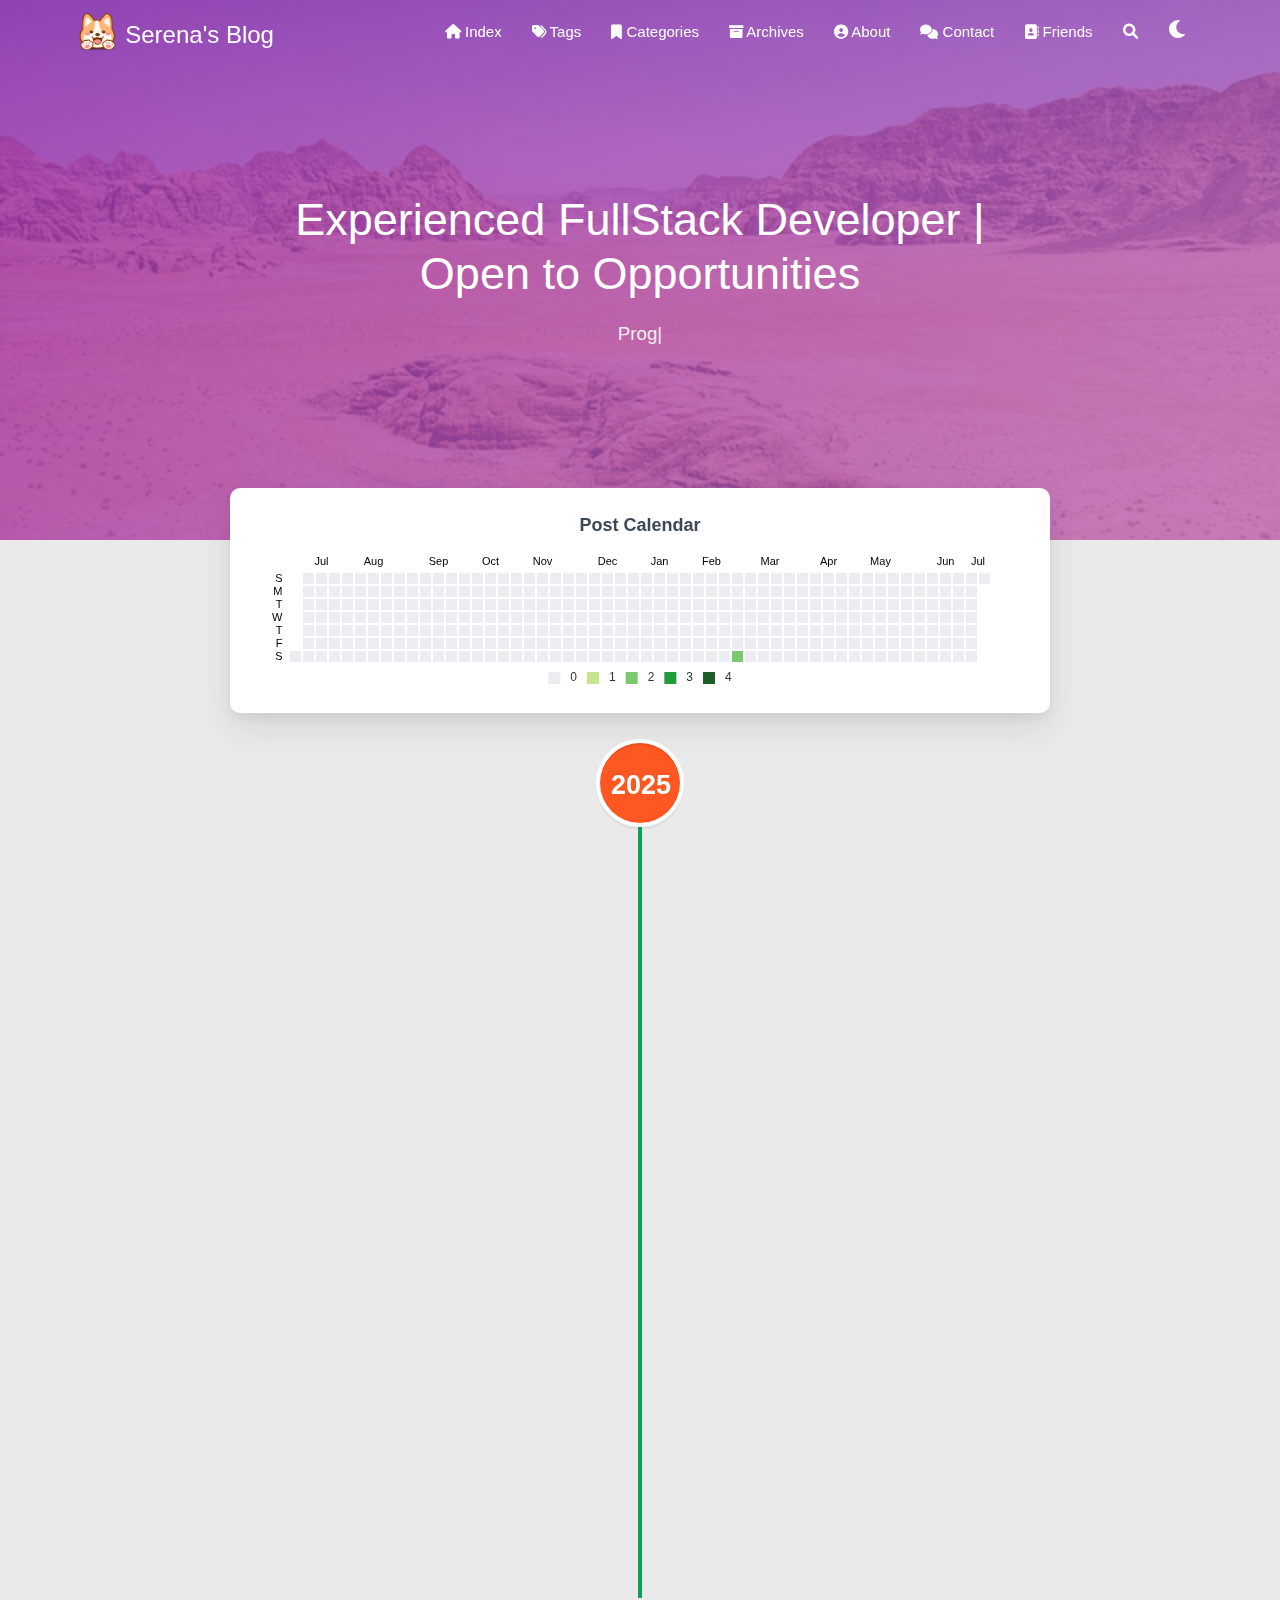
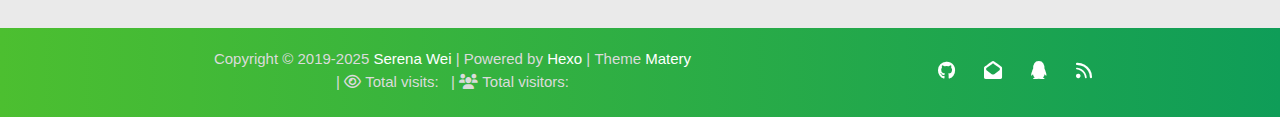
<file: archives/index.html>
<!DOCTYPE HTML>
<html lang="en">


<head>
    <meta charset="utf-8">
    <meta name="keywords" content="Archives, Serena&#39;s Blog">
    <meta name="description" content="Serena&#39;s Blog">
    <meta http-equiv="X-UA-Compatible" content="IE=edge">
    <meta name="viewport" content="width=device-width, initial-scale=1.0, user-scalable=no">
    <meta name="renderer" content="webkit|ie-stand|ie-comp">
    <meta name="mobile-web-app-capable" content="yes">
    <meta name="format-detection" content="telephone=no">
    <meta name="apple-mobile-web-app-capable" content="yes">
    <meta name="apple-mobile-web-app-status-bar-style" content="black-translucent">
    <meta name="referrer" content="no-referrer-when-downgrade">
    <!-- Global site tag (gtag.js) - Google Analytics -->


    <title>Archives | Serena&#39;s Blog</title>
    <link rel="icon" type="image/png" href="/favicon.png">
    


    <!-- bg-cover style     -->



<link rel="stylesheet" type="text/css" href="/libs/awesome/css/all.min.css">
<link rel="stylesheet" type="text/css" href="/libs/materialize/materialize.min.css">
<link rel="stylesheet" type="text/css" href="/libs/aos/aos.css">
<link rel="stylesheet" type="text/css" href="/libs/animate/animate.min.css">
<link rel="stylesheet" type="text/css" href="/libs/lightGallery/css/lightgallery.min.css">
<link rel="stylesheet" type="text/css" href="/css/matery.css">
<link rel="stylesheet" type="text/css" href="/css/my.css">
<link rel="stylesheet" type="text/css" href="/css/dark.css" media="none" onload="if(media!='all')media='all'">




    <link rel="stylesheet" href="/libs/tocbot/tocbot.css">
    <link rel="stylesheet" href="/css/post.css">




    
        <link rel="stylesheet" type="text/css" href="/css/reward.css">
    



    <script src="/libs/jquery/jquery-3.6.0.min.js"></script>

<meta name="generator" content="Hexo 7.3.0"><link rel="stylesheet" href="/css/prism-tomorrow.css" type="text/css"></head>


<body>
    <header class="navbar-fixed">
    <nav id="headNav" class="bg-color nav-transparent">
        <div id="navContainer" class="nav-wrapper container">
            <div class="brand-logo">
                <a href="/" class="waves-effect waves-light">
                    
                    <img src="/medias/logo.png" class="logo-img" alt="LOGO">
                    
                    <span class="logo-span">Serena&#39;s Blog</span>
                </a>
            </div>
            

<a href="#" data-target="mobile-nav" class="sidenav-trigger button-collapse"><i class="fas fa-bars"></i></a>
<ul class="right nav-menu">
  
  <li class="hide-on-med-and-down nav-item">
    
    <a href="/" class="waves-effect waves-light">
      
      <i class="fas fa-home" style="zoom: 0.6;"></i>
      
      <span>Index</span>
    </a>
    
  </li>
  
  <li class="hide-on-med-and-down nav-item">
    
    <a href="/tags" class="waves-effect waves-light">
      
      <i class="fas fa-tags" style="zoom: 0.6;"></i>
      
      <span>Tags</span>
    </a>
    
  </li>
  
  <li class="hide-on-med-and-down nav-item">
    
    <a href="/categories" class="waves-effect waves-light">
      
      <i class="fas fa-bookmark" style="zoom: 0.6;"></i>
      
      <span>Categories</span>
    </a>
    
  </li>
  
  <li class="hide-on-med-and-down nav-item">
    
    <a href="/archives" class="waves-effect waves-light">
      
      <i class="fas fa-archive" style="zoom: 0.6;"></i>
      
      <span>Archives</span>
    </a>
    
  </li>
  
  <li class="hide-on-med-and-down nav-item">
    
    <a href="/about" class="waves-effect waves-light">
      
      <i class="fas fa-user-circle" style="zoom: 0.6;"></i>
      
      <span>About</span>
    </a>
    
  </li>
  
  <li class="hide-on-med-and-down nav-item">
    
    <a href="/contact" class="waves-effect waves-light">
      
      <i class="fas fa-comments" style="zoom: 0.6;"></i>
      
      <span>Contact</span>
    </a>
    
  </li>
  
  <li class="hide-on-med-and-down nav-item">
    
    <a href="/friends" class="waves-effect waves-light">
      
      <i class="fas fa-address-book" style="zoom: 0.6;"></i>
      
      <span>Friends</span>
    </a>
    
  </li>
  
  <li>
    <a href="#searchModal" class="modal-trigger waves-effect waves-light">
      <i id="searchIcon" class="fas fa-search" title="Search" style="zoom: 0.85;"></i>
    </a>
  </li>
  <li>
    <a href="javascript:;" class="waves-effect waves-light" onclick="switchNightMode()" title="深色/浅色模式" >
      <i id="sum-moon-icon" class="fas fa-sun" style="zoom: 0.85;"></i>
    </a>
  </li>
</ul>


<div id="mobile-nav" class="side-nav sidenav">

    <div class="mobile-head bg-color">
        
        <img src="/medias/logo.png" class="logo-img circle responsive-img">
        
        <div class="logo-name">Serena&#39;s Blog</div>
        <div class="logo-desc">
            
            Never really desperate, only the lost of the soul.
            
        </div>
    </div>

    <ul class="menu-list mobile-menu-list">
        
        <li class="m-nav-item">
	  
		<a href="/" class="waves-effect waves-light">
			
			    <i class="fa-fw fas fa-home"></i>
			
			Index
		</a>
          
        </li>
        
        <li class="m-nav-item">
	  
		<a href="/tags" class="waves-effect waves-light">
			
			    <i class="fa-fw fas fa-tags"></i>
			
			Tags
		</a>
          
        </li>
        
        <li class="m-nav-item">
	  
		<a href="/categories" class="waves-effect waves-light">
			
			    <i class="fa-fw fas fa-bookmark"></i>
			
			Categories
		</a>
          
        </li>
        
        <li class="m-nav-item">
	  
		<a href="/archives" class="waves-effect waves-light">
			
			    <i class="fa-fw fas fa-archive"></i>
			
			Archives
		</a>
          
        </li>
        
        <li class="m-nav-item">
	  
		<a href="/about" class="waves-effect waves-light">
			
			    <i class="fa-fw fas fa-user-circle"></i>
			
			About
		</a>
          
        </li>
        
        <li class="m-nav-item">
	  
		<a href="/contact" class="waves-effect waves-light">
			
			    <i class="fa-fw fas fa-comments"></i>
			
			Contact
		</a>
          
        </li>
        
        <li class="m-nav-item">
	  
		<a href="/friends" class="waves-effect waves-light">
			
			    <i class="fa-fw fas fa-address-book"></i>
			
			Friends
		</a>
          
        </li>
        
        
        <li><div class="divider"></div></li>
        <li>
            <a href="https://github.com/blinkfox/hexo-theme-matery" class="waves-effect waves-light" target="_blank">
                <i class="fab fa-github-square fa-fw"></i>Fork Me
            </a>
        </li>
        
    </ul>
</div>


        </div>

        
            <style>
    .nav-transparent .github-corner {
        display: none !important;
    }

    .github-corner {
        position: absolute;
        z-index: 10;
        top: 0;
        right: 0;
        border: 0;
        transform: scale(1.1);
    }

    .github-corner svg {
        color: #0f9d58;
        fill: #fff;
        height: 64px;
        width: 64px;
    }

    .github-corner:hover .octo-arm {
        animation: a 0.56s ease-in-out;
    }

    .github-corner .octo-arm {
        animation: none;
    }

    @keyframes a {
        0%,
        to {
            transform: rotate(0);
        }
        20%,
        60% {
            transform: rotate(-25deg);
        }
        40%,
        80% {
            transform: rotate(10deg);
        }
    }
</style>

<a href="https://github.com/blinkfox/hexo-theme-matery" class="github-corner tooltipped hide-on-med-and-down" target="_blank"
   data-tooltip="Fork Me" data-position="left" data-delay="50">
    <svg viewBox="0 0 250 250" aria-hidden="true">
        <path d="M0,0 L115,115 L130,115 L142,142 L250,250 L250,0 Z"></path>
        <path d="M128.3,109.0 C113.8,99.7 119.0,89.6 119.0,89.6 C122.0,82.7 120.5,78.6 120.5,78.6 C119.2,72.0 123.4,76.3 123.4,76.3 C127.3,80.9 125.5,87.3 125.5,87.3 C122.9,97.6 130.6,101.9 134.4,103.2"
              fill="currentColor" style="transform-origin: 130px 106px;" class="octo-arm"></path>
        <path d="M115.0,115.0 C114.9,115.1 118.7,116.5 119.8,115.4 L133.7,101.6 C136.9,99.2 139.9,98.4 142.2,98.6 C133.8,88.0 127.5,74.4 143.8,58.0 C148.5,53.4 154.0,51.2 159.7,51.0 C160.3,49.4 163.2,43.6 171.4,40.1 C171.4,40.1 176.1,42.5 178.8,56.2 C183.1,58.6 187.2,61.8 190.9,65.4 C194.5,69.0 197.7,73.2 200.1,77.6 C213.8,80.2 216.3,84.9 216.3,84.9 C212.7,93.1 206.9,96.0 205.4,96.6 C205.1,102.4 203.0,107.8 198.3,112.5 C181.9,128.9 168.3,122.5 157.7,114.1 C157.9,116.9 156.7,120.9 152.7,124.9 L141.0,136.5 C139.8,137.7 141.6,141.9 141.8,141.8 Z"
              fill="currentColor" class="octo-body"></path>
    </svg>
</a>
        
    </nav>

</header>

    <div class="bg-cover pd-header about-cover">
    <div class="container">
    <div class="row">
    <div class="col s10 offset-s1 m8 offset-m2 l8 offset-l2">
        <div class="brand">
            <div class="title center-align">
                
                Experienced FullStack Developer | Open to Opportunities
                
            </div>

            <div class="description center-align">
                
                <span id="subtitle"></span>
                <script src="/libs/typed/typed.js"></script>
                <script>
                    var typed = new Typed("#subtitle", {
                        strings: [ 
                            
                                "Programs must be written for people to read, and only incidentally for machines to execute.",
                            
                                "Good code is its own best documentation.",
                            
                        ],
                        startDelay: 300,
                        typeSpeed: 100,
                        loop: true,
                        backSpeed: 50,
                        showCursor: true
                    });
                </script>
                
            </div>
        </div>
    </div>
</div>


<script>
    // 每天切换 banner 图.  Switch banner image every day.
    var bannerUrl = "/medias/banner/" + new Date().getDay() + '.jpg';
    $('.bg-cover').css('background-image', 'url(' + bannerUrl + ')');
</script>
<script>
    
      var bannerUrl = "/medias/featureimages/" + Math.floor(Math.random() * 24) + '.jpg';
    
    $('.bg-cover.about-cover').css('background-image', 'url(' + bannerUrl + ')');

</script>


    </div>
</div>

<main class="content">

    
    <div class="container archive-calendar">
    <div class="card">
        <div id="post-calendar" class="card-content"></div>
    </div>
</div>

<script type="text/javascript" src="/libs/echarts/echarts.min.js"></script>
<script type="text/javascript">
    let myChart = echarts.init(document.getElementById('post-calendar'));

    

    let option = {
        title: {
            top: 0,
            text: 'Post Calendar',
            left: 'center',
            textStyle: {
                color: '#3C4858'
            }
        },
        tooltip: {
            padding: 10,
            backgroundColor: '#555',
            borderColor: '#777',
            borderWidth: 1,
            formatter: function (obj) {
                var value = obj.value;
                return '<div style="font-size: 14px;">' + value[0] + '：' + value[1] + '</div>';
            }
        },
        visualMap: {
            show: true,
            showLabel: true,
            categories: [0, 1, 2, 3, 4],
            calculable: true,
            inRange: {
                symbol: 'rect',
                color: ['#ebedf0', '#c6e48b', '#7bc96f', '#239a3b', '#196127']
            },
            itemWidth: 12,
            itemHeight: 12,
            orient: 'horizontal',
            left: 'center',
            bottom: 0
        },
        calendar: [{
            left: 'center',
            range: ["2024-07-06", "2025-07-06"],
            cellSize: [13, 13],
            splitLine: {
                show: false
            },
            itemStyle: {
                color: '#196127',
                borderColor: '#fff',
                borderWidth: 2
            },
            yearLabel: {
                show: false
            },
            monthLabel: {
                nameMap: 'en',
                fontSize: 11
            },
            dayLabel: {
                formatter: '{start}  1st',
                nameMap: 'en',
                fontSize: 11
            }
        }],
        series: [{
            type: 'heatmap',
            coordinateSystem: 'calendar',
            calendarIndex: 0,
            data: [["2024-07-06", 0], ["2024-07-07", 0], ["2024-07-08", 0], ["2024-07-09", 0], ["2024-07-10", 0], ["2024-07-11", 0], ["2024-07-12", 0], ["2024-07-13", 0], ["2024-07-14", 0], ["2024-07-15", 0], ["2024-07-16", 0], ["2024-07-17", 0], ["2024-07-18", 0], ["2024-07-19", 0], ["2024-07-20", 0], ["2024-07-21", 0], ["2024-07-22", 0], ["2024-07-23", 0], ["2024-07-24", 0], ["2024-07-25", 0], ["2024-07-26", 0], ["2024-07-27", 0], ["2024-07-28", 0], ["2024-07-29", 0], ["2024-07-30", 0], ["2024-07-31", 0], ["2024-08-01", 0], ["2024-08-02", 0], ["2024-08-03", 0], ["2024-08-04", 0], ["2024-08-05", 0], ["2024-08-06", 0], ["2024-08-07", 0], ["2024-08-08", 0], ["2024-08-09", 0], ["2024-08-10", 0], ["2024-08-11", 0], ["2024-08-12", 0], ["2024-08-13", 0], ["2024-08-14", 0], ["2024-08-15", 0], ["2024-08-16", 0], ["2024-08-17", 0], ["2024-08-18", 0], ["2024-08-19", 0], ["2024-08-20", 0], ["2024-08-21", 0], ["2024-08-22", 0], ["2024-08-23", 0], ["2024-08-24", 0], ["2024-08-25", 0], ["2024-08-26", 0], ["2024-08-27", 0], ["2024-08-28", 0], ["2024-08-29", 0], ["2024-08-30", 0], ["2024-08-31", 0], ["2024-09-01", 0], ["2024-09-02", 0], ["2024-09-03", 0], ["2024-09-04", 0], ["2024-09-05", 0], ["2024-09-06", 0], ["2024-09-07", 0], ["2024-09-08", 0], ["2024-09-09", 0], ["2024-09-10", 0], ["2024-09-11", 0], ["2024-09-12", 0], ["2024-09-13", 0], ["2024-09-14", 0], ["2024-09-15", 0], ["2024-09-16", 0], ["2024-09-17", 0], ["2024-09-18", 0], ["2024-09-19", 0], ["2024-09-20", 0], ["2024-09-21", 0], ["2024-09-22", 0], ["2024-09-23", 0], ["2024-09-24", 0], ["2024-09-25", 0], ["2024-09-26", 0], ["2024-09-27", 0], ["2024-09-28", 0], ["2024-09-29", 0], ["2024-09-30", 0], ["2024-10-01", 0], ["2024-10-02", 0], ["2024-10-03", 0], ["2024-10-04", 0], ["2024-10-05", 0], ["2024-10-06", 0], ["2024-10-07", 0], ["2024-10-08", 0], ["2024-10-09", 0], ["2024-10-10", 0], ["2024-10-11", 0], ["2024-10-12", 0], ["2024-10-13", 0], ["2024-10-14", 0], ["2024-10-15", 0], ["2024-10-16", 0], ["2024-10-17", 0], ["2024-10-18", 0], ["2024-10-19", 0], ["2024-10-20", 0], ["2024-10-21", 0], ["2024-10-22", 0], ["2024-10-23", 0], ["2024-10-24", 0], ["2024-10-25", 0], ["2024-10-26", 0], ["2024-10-27", 0], ["2024-10-28", 0], ["2024-10-29", 0], ["2024-10-30", 0], ["2024-10-31", 0], ["2024-11-01", 0], ["2024-11-02", 0], ["2024-11-03", 0], ["2024-11-04", 0], ["2024-11-05", 0], ["2024-11-06", 0], ["2024-11-07", 0], ["2024-11-08", 0], ["2024-11-09", 0], ["2024-11-10", 0], ["2024-11-11", 0], ["2024-11-12", 0], ["2024-11-13", 0], ["2024-11-14", 0], ["2024-11-15", 0], ["2024-11-16", 0], ["2024-11-17", 0], ["2024-11-18", 0], ["2024-11-19", 0], ["2024-11-20", 0], ["2024-11-21", 0], ["2024-11-22", 0], ["2024-11-23", 0], ["2024-11-24", 0], ["2024-11-25", 0], ["2024-11-26", 0], ["2024-11-27", 0], ["2024-11-28", 0], ["2024-11-29", 0], ["2024-11-30", 0], ["2024-12-01", 0], ["2024-12-02", 0], ["2024-12-03", 0], ["2024-12-04", 0], ["2024-12-05", 0], ["2024-12-06", 0], ["2024-12-07", 0], ["2024-12-08", 0], ["2024-12-09", 0], ["2024-12-10", 0], ["2024-12-11", 0], ["2024-12-12", 0], ["2024-12-13", 0], ["2024-12-14", 0], ["2024-12-15", 0], ["2024-12-16", 0], ["2024-12-17", 0], ["2024-12-18", 0], ["2024-12-19", 0], ["2024-12-20", 0], ["2024-12-21", 0], ["2024-12-22", 0], ["2024-12-23", 0], ["2024-12-24", 0], ["2024-12-25", 0], ["2024-12-26", 0], ["2024-12-27", 0], ["2024-12-28", 0], ["2024-12-29", 0], ["2024-12-30", 0], ["2024-12-31", 0], ["2025-01-01", 0], ["2025-01-02", 0], ["2025-01-03", 0], ["2025-01-04", 0], ["2025-01-05", 0], ["2025-01-06", 0], ["2025-01-07", 0], ["2025-01-08", 0], ["2025-01-09", 0], ["2025-01-10", 0], ["2025-01-11", 0], ["2025-01-12", 0], ["2025-01-13", 0], ["2025-01-14", 0], ["2025-01-15", 0], ["2025-01-16", 0], ["2025-01-17", 0], ["2025-01-18", 0], ["2025-01-19", 0], ["2025-01-20", 0], ["2025-01-21", 0], ["2025-01-22", 0], ["2025-01-23", 0], ["2025-01-24", 0], ["2025-01-25", 0], ["2025-01-26", 0], ["2025-01-27", 0], ["2025-01-28", 0], ["2025-01-29", 0], ["2025-01-30", 0], ["2025-01-31", 0], ["2025-02-01", 0], ["2025-02-02", 0], ["2025-02-03", 0], ["2025-02-04", 0], ["2025-02-05", 0], ["2025-02-06", 0], ["2025-02-07", 0], ["2025-02-08", 0], ["2025-02-09", 0], ["2025-02-10", 0], ["2025-02-11", 0], ["2025-02-12", 0], ["2025-02-13", 0], ["2025-02-14", 0], ["2025-02-15", 0], ["2025-02-16", 0], ["2025-02-17", 0], ["2025-02-18", 0], ["2025-02-19", 0], ["2025-02-20", 0], ["2025-02-21", 0], ["2025-02-22", 0], ["2025-02-23", 0], ["2025-02-24", 0], ["2025-02-25", 0], ["2025-02-26", 0], ["2025-02-27", 0], ["2025-02-28", 0], ["2025-03-01", 2], ["2025-03-02", 0], ["2025-03-03", 0], ["2025-03-04", 0], ["2025-03-05", 0], ["2025-03-06", 0], ["2025-03-07", 0], ["2025-03-08", 0], ["2025-03-09", 0], ["2025-03-10", 0], ["2025-03-11", 0], ["2025-03-12", 0], ["2025-03-13", 0], ["2025-03-14", 0], ["2025-03-15", 0], ["2025-03-16", 0], ["2025-03-17", 0], ["2025-03-18", 0], ["2025-03-19", 0], ["2025-03-20", 0], ["2025-03-21", 0], ["2025-03-22", 0], ["2025-03-23", 0], ["2025-03-24", 0], ["2025-03-25", 0], ["2025-03-26", 0], ["2025-03-27", 0], ["2025-03-28", 0], ["2025-03-29", 0], ["2025-03-30", 0], ["2025-03-31", 0], ["2025-04-01", 0], ["2025-04-02", 0], ["2025-04-03", 0], ["2025-04-04", 0], ["2025-04-05", 0], ["2025-04-06", 0], ["2025-04-07", 0], ["2025-04-08", 0], ["2025-04-09", 0], ["2025-04-10", 0], ["2025-04-11", 0], ["2025-04-12", 0], ["2025-04-13", 0], ["2025-04-14", 0], ["2025-04-15", 0], ["2025-04-16", 0], ["2025-04-17", 0], ["2025-04-18", 0], ["2025-04-19", 0], ["2025-04-20", 0], ["2025-04-21", 0], ["2025-04-22", 0], ["2025-04-23", 0], ["2025-04-24", 0], ["2025-04-25", 0], ["2025-04-26", 0], ["2025-04-27", 0], ["2025-04-28", 0], ["2025-04-29", 0], ["2025-04-30", 0], ["2025-05-01", 0], ["2025-05-02", 0], ["2025-05-03", 0], ["2025-05-04", 0], ["2025-05-05", 0], ["2025-05-06", 0], ["2025-05-07", 0], ["2025-05-08", 0], ["2025-05-09", 0], ["2025-05-10", 0], ["2025-05-11", 0], ["2025-05-12", 0], ["2025-05-13", 0], ["2025-05-14", 0], ["2025-05-15", 0], ["2025-05-16", 0], ["2025-05-17", 0], ["2025-05-18", 0], ["2025-05-19", 0], ["2025-05-20", 0], ["2025-05-21", 0], ["2025-05-22", 0], ["2025-05-23", 0], ["2025-05-24", 0], ["2025-05-25", 0], ["2025-05-26", 0], ["2025-05-27", 0], ["2025-05-28", 0], ["2025-05-29", 0], ["2025-05-30", 0], ["2025-05-31", 0], ["2025-06-01", 0], ["2025-06-02", 0], ["2025-06-03", 0], ["2025-06-04", 0], ["2025-06-05", 0], ["2025-06-06", 0], ["2025-06-07", 0], ["2025-06-08", 0], ["2025-06-09", 0], ["2025-06-10", 0], ["2025-06-11", 0], ["2025-06-12", 0], ["2025-06-13", 0], ["2025-06-14", 0], ["2025-06-15", 0], ["2025-06-16", 0], ["2025-06-17", 0], ["2025-06-18", 0], ["2025-06-19", 0], ["2025-06-20", 0], ["2025-06-21", 0], ["2025-06-22", 0], ["2025-06-23", 0], ["2025-06-24", 0], ["2025-06-25", 0], ["2025-06-26", 0], ["2025-06-27", 0], ["2025-06-28", 0], ["2025-06-29", 0], ["2025-06-30", 0], ["2025-07-01", 0], ["2025-07-02", 0], ["2025-07-03", 0], ["2025-07-04", 0], ["2025-07-05", 0], ["2025-07-06", 0]]
        }]

    };

    myChart.setOption(option);
</script>

    

    

    <div id="cd-timeline" class="container">
        
        <div class="cd-timeline-block">

            
            
            
            <div class="cd-timeline-img year" data-aos="zoom-in-up">
                <a href="/archives/2025">2025</a>
            </div>
            

            
            
            
            <div class="cd-timeline-img month" data-aos="zoom-in-up">
                <a href="/archives/2025/03">03</a>
            </div>
            

            
            <div class="cd-timeline-img day" data-aos="zoom-in-up">
                <span>01</span>
            </div>
            <article class="cd-timeline-content" data-aos="fade-up">
                <div class="article col s12 m6">
                    <div class="card">
                        <a href="/2025/03/01/test-my-site/">
                            <div class="card-image">
                                
                                
                                <img src="/medias/featureimages/5.jpg" class="responsive-img" alt="test_my_site">
                                
                                <span class="card-title">test_my_site</span>
                            </div>
                        </a>
                        <div class="card-content article-content">
                            <div class="summary block-with-text">
                                
                                    
                                
                            </div>
                            <div class="publish-info">
                                <span class="publish-date">
                                    <i class="far fa-clock fa-fw icon-date"></i>2025-03-01
                                </span>
                                <span class="publish-author">
                                    
                                    <i class="fas fa-user fa-fw"></i>
                                    Serena Wei
                                    
                                </span>
                            </div>
                        </div>

                        
                    </div>
                </div>
            </article>
        </div>
        
        <div class="cd-timeline-block">

            
            

            
            

            
            <div class="cd-timeline-img day" data-aos="zoom-in-up">
                <span>01</span>
            </div>
            <article class="cd-timeline-content" data-aos="fade-up">
                <div class="article col s12 m6">
                    <div class="card">
                        <a href="/2025/03/01/hello-world/">
                            <div class="card-image">
                                
                                
                                <img src="/medias/featureimages/12.jpg" class="responsive-img" alt="Hello World">
                                
                                <span class="card-title">Hello World</span>
                            </div>
                        </a>
                        <div class="card-content article-content">
                            <div class="summary block-with-text">
                                
                                    Welcome to Hexo! This is your very first post. Check documentation for more info. If you get any problems when using Hex
                                
                            </div>
                            <div class="publish-info">
                                <span class="publish-date">
                                    <i class="far fa-clock fa-fw icon-date"></i>2025-03-01
                                </span>
                                <span class="publish-author">
                                    
                                    <i class="fas fa-user fa-fw"></i>
                                    Serena Wei
                                    
                                </span>
                            </div>
                        </div>

                        
                    </div>
                </div>
            </article>
        </div>
        
    </div>

</main>




    <footer class="page-footer bg-color">
    

    <div class="container row center-align"
         style="margin-bottom: 0px !important;">
        <div class="col s12 m8 l8 copy-right">
            Copyright&nbsp;&copy;
            
                <span id="year">2019-2025</span>
            
            <a href="/about" target="_blank">Serena Wei</a>
            |&nbsp;Powered by&nbsp;<a href="https://hexo.io/" target="_blank">Hexo</a>
            |&nbsp;Theme&nbsp;<a href="https://github.com/blinkfox/hexo-theme-matery" target="_blank">Matery</a>
            
            <br>
            
            
            
                
            
            
                <span id="busuanzi_container_site_pv">
                &nbsp;|&nbsp;<i class="far fa-eye"></i>&nbsp;Total visits:&nbsp;
                    <span id="busuanzi_value_site_pv" class="white-color"></span>
            </span>
            
            
                <span id="busuanzi_container_site_uv">
                &nbsp;|&nbsp;<i class="fas fa-users"></i>&nbsp;Total visitors:&nbsp;
                    <span id="busuanzi_value_site_uv" class="white-color"></span>
            </span>
            
            <br>

            <!-- 运行天数提醒. -->
            
            <br>
            
        </div>
        <div class="col s12 m4 l4 social-link social-statis">
    <a href="https://github.com/blinkfox" class="tooltipped" target="_blank" data-tooltip="访问我的GitHub" data-position="top" data-delay="50">
        <i class="fab fa-github"></i>
    </a>



    <a href="mailto:1181062873@qq.com" class="tooltipped" target="_blank" data-tooltip="邮件联系我" data-position="top" data-delay="50">
        <i class="fas fa-envelope-open"></i>
    </a>







    <a href="tencent://AddContact/?fromId=50&fromSubId=1&subcmd=all&uin=1181062873" class="tooltipped" target="_blank" data-tooltip="QQ联系我: 1181062873" data-position="top" data-delay="50">
        <i class="fab fa-qq"></i>
    </a>







    <a href="/atom.xml" class="tooltipped" target="_blank" data-tooltip="RSS 订阅" data-position="top" data-delay="50">
        <i class="fas fa-rss"></i>
    </a>

</div>
    </div>
</footer>

<div class="progress-bar"></div>


    <!-- 搜索遮罩框 -->
<div id="searchModal" class="modal">
    <div class="modal-content">
        <div class="search-header">
            <span class="title"><i class="fas fa-search"></i>&nbsp;&nbsp;Search</span>
            <input type="search" id="searchInput" name="s" placeholder="Please enter a search keyword"
                   class="search-input">
        </div>
        <div id="searchResult"></div>
    </div>
</div>

<script type="text/javascript">
$(function () {
    var searchFunc = function (path, search_id, content_id) {
        'use strict';
        $.ajax({
            url: path,
            dataType: "xml",
            success: function (xmlResponse) {
                // get the contents from search data
                var datas = $("entry", xmlResponse).map(function () {
                    return {
                        title: $("title", this).text(),
                        content: $("content", this).text(),
                        url: $("url", this).text()
                    };
                }).get();
                var $input = document.getElementById(search_id);
                var $resultContent = document.getElementById(content_id);
                $input.addEventListener('input', function () {
                    var str = '<ul class=\"search-result-list\">';
                    var keywords = this.value.trim().toLowerCase().split(/[\s\-]+/);
                    $resultContent.innerHTML = "";
                    if (this.value.trim().length <= 0) {
                        return;
                    }
                    // perform local searching
                    datas.forEach(function (data) {
                        var isMatch = true;
                        var data_title = data.title.trim().toLowerCase();
                        var data_content = data.content.trim().replace(/<[^>]+>/g, "").toLowerCase();
                        var data_url = data.url;
                        data_url = data_url.indexOf('/') === 0 ? data.url : '/' + data_url;
                        var index_title = -1;
                        var index_content = -1;
                        var first_occur = -1;
                        // only match artiles with not empty titles and contents
                        if (data_title !== '' && data_content !== '') {
                            keywords.forEach(function (keyword, i) {
                                index_title = data_title.indexOf(keyword);
                                index_content = data_content.indexOf(keyword);
                                if (index_title < 0 && index_content < 0) {
                                    isMatch = false;
                                } else {
                                    if (index_content < 0) {
                                        index_content = 0;
                                    }
                                    if (i === 0) {
                                        first_occur = index_content;
                                    }
                                }
                            });
                        }
                        // show search results
                        if (isMatch) {
                            str += "<li><a href='" + data_url + "' class='search-result-title'>" + data_title + "</a>";
                            var content = data.content.trim().replace(/<[^>]+>/g, "");
                            if (first_occur >= 0) {
                                // cut out 100 characters
                                var start = first_occur - 20;
                                var end = first_occur + 80;
                                if (start < 0) {
                                    start = 0;
                                }
                                if (start === 0) {
                                    end = 100;
                                }
                                if (end > content.length) {
                                    end = content.length;
                                }
                                var match_content = content.substr(start, end);
                                // highlight all keywords
                                keywords.forEach(function (keyword) {
                                    var regS = new RegExp(keyword, "gi");
                                    match_content = match_content.replace(regS, "<em class=\"search-keyword\">" + keyword + "</em>");
                                });

                                str += "<p class=\"search-result\">" + match_content + "...</p>"
                            }
                            str += "</li>";
                        }
                    });
                    str += "</ul>";
                    $resultContent.innerHTML = str;
                });
            }
        });
    };

    searchFunc('/search.xml', 'searchInput', 'searchResult');
});
</script>

    <!-- 白天和黑夜主题 -->
<div class="stars-con">
    <div id="stars"></div>
    <div id="stars2"></div>
    <div id="stars3"></div>  
</div>

<script>
    function switchNightMode() {
        $('<div class="Cuteen_DarkSky"><div class="Cuteen_DarkPlanet"></div></div>').appendTo($('body')),
        setTimeout(function () {
            $('body').hasClass('DarkMode') 
            ? ($('body').removeClass('DarkMode'), localStorage.setItem('isDark', '0'), $('#sum-moon-icon').removeClass("fa-sun").addClass('fa-moon')) 
            : ($('body').addClass('DarkMode'), localStorage.setItem('isDark', '1'), $('#sum-moon-icon').addClass("fa-sun").removeClass('fa-moon')),
            
            setTimeout(function () {
            $('.Cuteen_DarkSky').fadeOut(1e3, function () {
                $(this).remove()
            })
            }, 2e3)
        })
    }
</script>

    <!-- 回到顶部按钮 -->
<div id="backTop" class="top-scroll">
    <a class="btn-floating btn-large waves-effect waves-light" href="#!">
        <i class="fas fa-arrow-up"></i>
    </a>
</div>


    <script src="/libs/materialize/materialize.min.js"></script>
    <script src="/libs/masonry/masonry.pkgd.min.js"></script>
    <script src="/libs/aos/aos.js"></script>
    <script src="/libs/scrollprogress/scrollProgress.min.js"></script>
    <script src="/libs/lightGallery/js/lightgallery-all.min.js"></script>
    <script src="/js/matery.js"></script>

    

    
    
    

    <!-- 雪花特效 -->
    

    <!-- 鼠标星星特效 -->
    

     
        <script src="https://ssl.captcha.qq.com/TCaptcha.js"></script>
        <script src="/libs/others/TencentCaptcha.js"></script>
        <button id="TencentCaptcha" data-appid="xxxxxxxxxx" data-cbfn="callback" type="button" hidden></button>
    

    <!-- Baidu Analytics -->

    <!-- Baidu Push -->

<script>
    (function () {
        var bp = document.createElement('script');
        var curProtocol = window.location.protocol.split(':')[0];
        if (curProtocol === 'https') {
            bp.src = 'https://zz.bdstatic.com/linksubmit/push.js';
        } else {
            bp.src = 'http://push.zhanzhang.baidu.com/push.js';
        }
        var s = document.getElementsByTagName("script")[0];
        s.parentNode.insertBefore(bp, s);
    })();
</script>

    
    <script src="/libs/others/clicklove.js" async="async"></script>
    
    
    <script async src="/libs/others/busuanzi.pure.mini.js"></script>
    

    

    

    <!--腾讯兔小巢-->
    
    

    

    

    
    <script src="/libs/instantpage/instantpage.js" type="module"></script>
    

</body>

</html>
</file>
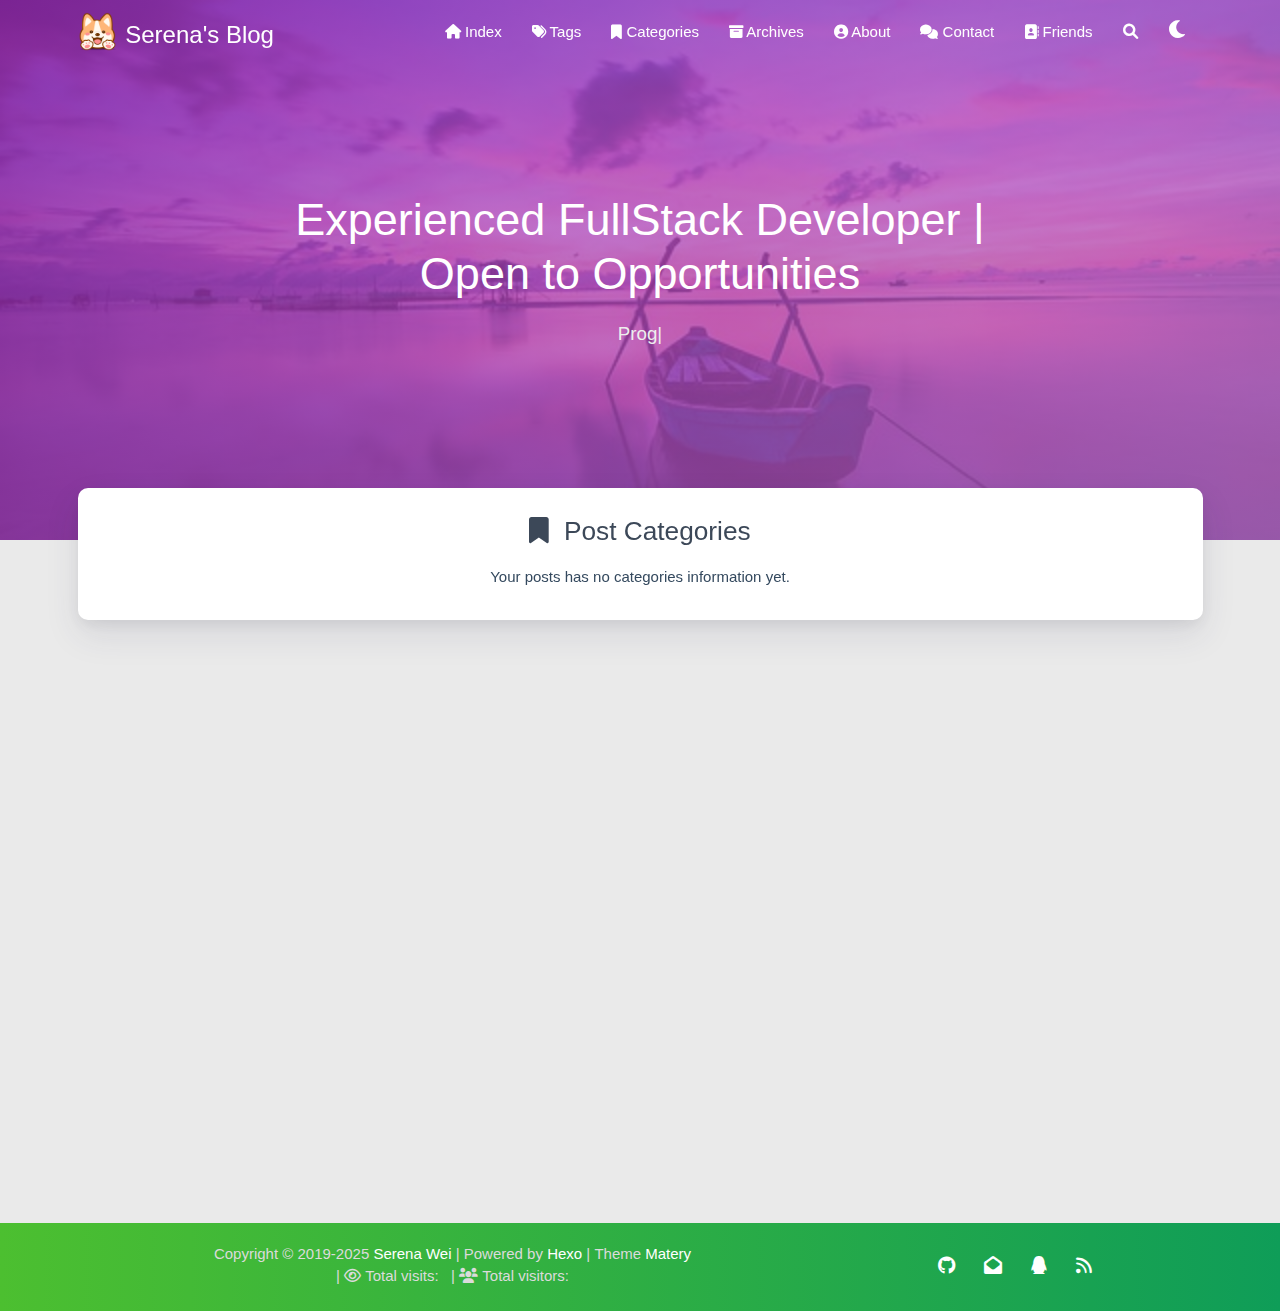
<file: categories/index.html>
<!DOCTYPE HTML>
<html lang="en">


<head>
    <meta charset="utf-8">
    <meta name="keywords" content="Categories, Serena&#39;s Blog">
    <meta name="description" content="Serena&#39;s Blog">
    <meta http-equiv="X-UA-Compatible" content="IE=edge">
    <meta name="viewport" content="width=device-width, initial-scale=1.0, user-scalable=no">
    <meta name="renderer" content="webkit|ie-stand|ie-comp">
    <meta name="mobile-web-app-capable" content="yes">
    <meta name="format-detection" content="telephone=no">
    <meta name="apple-mobile-web-app-capable" content="yes">
    <meta name="apple-mobile-web-app-status-bar-style" content="black-translucent">
    <meta name="referrer" content="no-referrer-when-downgrade">
    <!-- Global site tag (gtag.js) - Google Analytics -->


    <title>Categories | Serena&#39;s Blog</title>
    <link rel="icon" type="image/png" href="/favicon.png">
    


    <!-- bg-cover style     -->



<link rel="stylesheet" type="text/css" href="/libs/awesome/css/all.min.css">
<link rel="stylesheet" type="text/css" href="/libs/materialize/materialize.min.css">
<link rel="stylesheet" type="text/css" href="/libs/aos/aos.css">
<link rel="stylesheet" type="text/css" href="/libs/animate/animate.min.css">
<link rel="stylesheet" type="text/css" href="/libs/lightGallery/css/lightgallery.min.css">
<link rel="stylesheet" type="text/css" href="/css/matery.css">
<link rel="stylesheet" type="text/css" href="/css/my.css">
<link rel="stylesheet" type="text/css" href="/css/dark.css" media="none" onload="if(media!='all')media='all'">




    <link rel="stylesheet" href="/libs/tocbot/tocbot.css">
    <link rel="stylesheet" href="/css/post.css">




    
        <link rel="stylesheet" type="text/css" href="/css/reward.css">
    



    <script src="/libs/jquery/jquery-3.6.0.min.js"></script>

<meta name="generator" content="Hexo 7.3.0"><link rel="stylesheet" href="/css/prism-tomorrow.css" type="text/css"></head>


<body>
    <header class="navbar-fixed">
    <nav id="headNav" class="bg-color nav-transparent">
        <div id="navContainer" class="nav-wrapper container">
            <div class="brand-logo">
                <a href="/" class="waves-effect waves-light">
                    
                    <img src="/medias/logo.png" class="logo-img" alt="LOGO">
                    
                    <span class="logo-span">Serena&#39;s Blog</span>
                </a>
            </div>
            

<a href="#" data-target="mobile-nav" class="sidenav-trigger button-collapse"><i class="fas fa-bars"></i></a>
<ul class="right nav-menu">
  
  <li class="hide-on-med-and-down nav-item">
    
    <a href="/" class="waves-effect waves-light">
      
      <i class="fas fa-home" style="zoom: 0.6;"></i>
      
      <span>Index</span>
    </a>
    
  </li>
  
  <li class="hide-on-med-and-down nav-item">
    
    <a href="/tags" class="waves-effect waves-light">
      
      <i class="fas fa-tags" style="zoom: 0.6;"></i>
      
      <span>Tags</span>
    </a>
    
  </li>
  
  <li class="hide-on-med-and-down nav-item">
    
    <a href="/categories" class="waves-effect waves-light">
      
      <i class="fas fa-bookmark" style="zoom: 0.6;"></i>
      
      <span>Categories</span>
    </a>
    
  </li>
  
  <li class="hide-on-med-and-down nav-item">
    
    <a href="/archives" class="waves-effect waves-light">
      
      <i class="fas fa-archive" style="zoom: 0.6;"></i>
      
      <span>Archives</span>
    </a>
    
  </li>
  
  <li class="hide-on-med-and-down nav-item">
    
    <a href="/about" class="waves-effect waves-light">
      
      <i class="fas fa-user-circle" style="zoom: 0.6;"></i>
      
      <span>About</span>
    </a>
    
  </li>
  
  <li class="hide-on-med-and-down nav-item">
    
    <a href="/contact" class="waves-effect waves-light">
      
      <i class="fas fa-comments" style="zoom: 0.6;"></i>
      
      <span>Contact</span>
    </a>
    
  </li>
  
  <li class="hide-on-med-and-down nav-item">
    
    <a href="/friends" class="waves-effect waves-light">
      
      <i class="fas fa-address-book" style="zoom: 0.6;"></i>
      
      <span>Friends</span>
    </a>
    
  </li>
  
  <li>
    <a href="#searchModal" class="modal-trigger waves-effect waves-light">
      <i id="searchIcon" class="fas fa-search" title="Search" style="zoom: 0.85;"></i>
    </a>
  </li>
  <li>
    <a href="javascript:;" class="waves-effect waves-light" onclick="switchNightMode()" title="深色/浅色模式" >
      <i id="sum-moon-icon" class="fas fa-sun" style="zoom: 0.85;"></i>
    </a>
  </li>
</ul>


<div id="mobile-nav" class="side-nav sidenav">

    <div class="mobile-head bg-color">
        
        <img src="/medias/logo.png" class="logo-img circle responsive-img">
        
        <div class="logo-name">Serena&#39;s Blog</div>
        <div class="logo-desc">
            
            Never really desperate, only the lost of the soul.
            
        </div>
    </div>

    <ul class="menu-list mobile-menu-list">
        
        <li class="m-nav-item">
	  
		<a href="/" class="waves-effect waves-light">
			
			    <i class="fa-fw fas fa-home"></i>
			
			Index
		</a>
          
        </li>
        
        <li class="m-nav-item">
	  
		<a href="/tags" class="waves-effect waves-light">
			
			    <i class="fa-fw fas fa-tags"></i>
			
			Tags
		</a>
          
        </li>
        
        <li class="m-nav-item">
	  
		<a href="/categories" class="waves-effect waves-light">
			
			    <i class="fa-fw fas fa-bookmark"></i>
			
			Categories
		</a>
          
        </li>
        
        <li class="m-nav-item">
	  
		<a href="/archives" class="waves-effect waves-light">
			
			    <i class="fa-fw fas fa-archive"></i>
			
			Archives
		</a>
          
        </li>
        
        <li class="m-nav-item">
	  
		<a href="/about" class="waves-effect waves-light">
			
			    <i class="fa-fw fas fa-user-circle"></i>
			
			About
		</a>
          
        </li>
        
        <li class="m-nav-item">
	  
		<a href="/contact" class="waves-effect waves-light">
			
			    <i class="fa-fw fas fa-comments"></i>
			
			Contact
		</a>
          
        </li>
        
        <li class="m-nav-item">
	  
		<a href="/friends" class="waves-effect waves-light">
			
			    <i class="fa-fw fas fa-address-book"></i>
			
			Friends
		</a>
          
        </li>
        
        
        <li><div class="divider"></div></li>
        <li>
            <a href="https://github.com/blinkfox/hexo-theme-matery" class="waves-effect waves-light" target="_blank">
                <i class="fab fa-github-square fa-fw"></i>Fork Me
            </a>
        </li>
        
    </ul>
</div>


        </div>

        
            <style>
    .nav-transparent .github-corner {
        display: none !important;
    }

    .github-corner {
        position: absolute;
        z-index: 10;
        top: 0;
        right: 0;
        border: 0;
        transform: scale(1.1);
    }

    .github-corner svg {
        color: #0f9d58;
        fill: #fff;
        height: 64px;
        width: 64px;
    }

    .github-corner:hover .octo-arm {
        animation: a 0.56s ease-in-out;
    }

    .github-corner .octo-arm {
        animation: none;
    }

    @keyframes a {
        0%,
        to {
            transform: rotate(0);
        }
        20%,
        60% {
            transform: rotate(-25deg);
        }
        40%,
        80% {
            transform: rotate(10deg);
        }
    }
</style>

<a href="https://github.com/blinkfox/hexo-theme-matery" class="github-corner tooltipped hide-on-med-and-down" target="_blank"
   data-tooltip="Fork Me" data-position="left" data-delay="50">
    <svg viewBox="0 0 250 250" aria-hidden="true">
        <path d="M0,0 L115,115 L130,115 L142,142 L250,250 L250,0 Z"></path>
        <path d="M128.3,109.0 C113.8,99.7 119.0,89.6 119.0,89.6 C122.0,82.7 120.5,78.6 120.5,78.6 C119.2,72.0 123.4,76.3 123.4,76.3 C127.3,80.9 125.5,87.3 125.5,87.3 C122.9,97.6 130.6,101.9 134.4,103.2"
              fill="currentColor" style="transform-origin: 130px 106px;" class="octo-arm"></path>
        <path d="M115.0,115.0 C114.9,115.1 118.7,116.5 119.8,115.4 L133.7,101.6 C136.9,99.2 139.9,98.4 142.2,98.6 C133.8,88.0 127.5,74.4 143.8,58.0 C148.5,53.4 154.0,51.2 159.7,51.0 C160.3,49.4 163.2,43.6 171.4,40.1 C171.4,40.1 176.1,42.5 178.8,56.2 C183.1,58.6 187.2,61.8 190.9,65.4 C194.5,69.0 197.7,73.2 200.1,77.6 C213.8,80.2 216.3,84.9 216.3,84.9 C212.7,93.1 206.9,96.0 205.4,96.6 C205.1,102.4 203.0,107.8 198.3,112.5 C181.9,128.9 168.3,122.5 157.7,114.1 C157.9,116.9 156.7,120.9 152.7,124.9 L141.0,136.5 C139.8,137.7 141.6,141.9 141.8,141.8 Z"
              fill="currentColor" class="octo-body"></path>
    </svg>
</a>
        
    </nav>

</header>

    <div class="bg-cover pd-header about-cover">
    <div class="container">
    <div class="row">
    <div class="col s10 offset-s1 m8 offset-m2 l8 offset-l2">
        <div class="brand">
            <div class="title center-align">
                
                Experienced FullStack Developer | Open to Opportunities
                
            </div>

            <div class="description center-align">
                
                <span id="subtitle"></span>
                <script src="/libs/typed/typed.js"></script>
                <script>
                    var typed = new Typed("#subtitle", {
                        strings: [ 
                            
                                "Programs must be written for people to read, and only incidentally for machines to execute.",
                            
                                "Good code is its own best documentation.",
                            
                        ],
                        startDelay: 300,
                        typeSpeed: 100,
                        loop: true,
                        backSpeed: 50,
                        showCursor: true
                    });
                </script>
                
            </div>
        </div>
    </div>
</div>


<script>
    // 每天切换 banner 图.  Switch banner image every day.
    var bannerUrl = "/medias/banner/" + new Date().getDay() + '.jpg';
    $('.bg-cover').css('background-image', 'url(' + bannerUrl + ')');
</script>
<script>
    
      var bannerUrl = "/medias/featureimages/" + Math.floor(Math.random() * 24) + '.jpg';
    
    $('.bg-cover.about-cover').css('background-image', 'url(' + bannerUrl + ')');

</script>


    </div>
</div>

<main class="content">

    

<div id="category-cloud" class="container chip-container">
    <div class="card">
        <div class="card-content">
            <div class="tag-title center-align">
                <i class="fas fa-bookmark"></i>&nbsp;&nbsp;Post Categories
            </div>
            <div class="tag-chips">
                
                Your posts has no categories information yet.
                
            </div>
        </div>
    </div>
</div>


    

</main>


    <footer class="page-footer bg-color">
    

    <div class="container row center-align"
         style="margin-bottom: 0px !important;">
        <div class="col s12 m8 l8 copy-right">
            Copyright&nbsp;&copy;
            
                <span id="year">2019-2025</span>
            
            <a href="/about" target="_blank">Serena Wei</a>
            |&nbsp;Powered by&nbsp;<a href="https://hexo.io/" target="_blank">Hexo</a>
            |&nbsp;Theme&nbsp;<a href="https://github.com/blinkfox/hexo-theme-matery" target="_blank">Matery</a>
            
            <br>
            
            
            
                
            
            
                <span id="busuanzi_container_site_pv">
                &nbsp;|&nbsp;<i class="far fa-eye"></i>&nbsp;Total visits:&nbsp;
                    <span id="busuanzi_value_site_pv" class="white-color"></span>
            </span>
            
            
                <span id="busuanzi_container_site_uv">
                &nbsp;|&nbsp;<i class="fas fa-users"></i>&nbsp;Total visitors:&nbsp;
                    <span id="busuanzi_value_site_uv" class="white-color"></span>
            </span>
            
            <br>

            <!-- 运行天数提醒. -->
            
            <br>
            
        </div>
        <div class="col s12 m4 l4 social-link social-statis">
    <a href="https://github.com/blinkfox" class="tooltipped" target="_blank" data-tooltip="访问我的GitHub" data-position="top" data-delay="50">
        <i class="fab fa-github"></i>
    </a>



    <a href="mailto:1181062873@qq.com" class="tooltipped" target="_blank" data-tooltip="邮件联系我" data-position="top" data-delay="50">
        <i class="fas fa-envelope-open"></i>
    </a>







    <a href="tencent://AddContact/?fromId=50&fromSubId=1&subcmd=all&uin=1181062873" class="tooltipped" target="_blank" data-tooltip="QQ联系我: 1181062873" data-position="top" data-delay="50">
        <i class="fab fa-qq"></i>
    </a>







    <a href="/atom.xml" class="tooltipped" target="_blank" data-tooltip="RSS 订阅" data-position="top" data-delay="50">
        <i class="fas fa-rss"></i>
    </a>

</div>
    </div>
</footer>

<div class="progress-bar"></div>


    <!-- 搜索遮罩框 -->
<div id="searchModal" class="modal">
    <div class="modal-content">
        <div class="search-header">
            <span class="title"><i class="fas fa-search"></i>&nbsp;&nbsp;Search</span>
            <input type="search" id="searchInput" name="s" placeholder="Please enter a search keyword"
                   class="search-input">
        </div>
        <div id="searchResult"></div>
    </div>
</div>

<script type="text/javascript">
$(function () {
    var searchFunc = function (path, search_id, content_id) {
        'use strict';
        $.ajax({
            url: path,
            dataType: "xml",
            success: function (xmlResponse) {
                // get the contents from search data
                var datas = $("entry", xmlResponse).map(function () {
                    return {
                        title: $("title", this).text(),
                        content: $("content", this).text(),
                        url: $("url", this).text()
                    };
                }).get();
                var $input = document.getElementById(search_id);
                var $resultContent = document.getElementById(content_id);
                $input.addEventListener('input', function () {
                    var str = '<ul class=\"search-result-list\">';
                    var keywords = this.value.trim().toLowerCase().split(/[\s\-]+/);
                    $resultContent.innerHTML = "";
                    if (this.value.trim().length <= 0) {
                        return;
                    }
                    // perform local searching
                    datas.forEach(function (data) {
                        var isMatch = true;
                        var data_title = data.title.trim().toLowerCase();
                        var data_content = data.content.trim().replace(/<[^>]+>/g, "").toLowerCase();
                        var data_url = data.url;
                        data_url = data_url.indexOf('/') === 0 ? data.url : '/' + data_url;
                        var index_title = -1;
                        var index_content = -1;
                        var first_occur = -1;
                        // only match artiles with not empty titles and contents
                        if (data_title !== '' && data_content !== '') {
                            keywords.forEach(function (keyword, i) {
                                index_title = data_title.indexOf(keyword);
                                index_content = data_content.indexOf(keyword);
                                if (index_title < 0 && index_content < 0) {
                                    isMatch = false;
                                } else {
                                    if (index_content < 0) {
                                        index_content = 0;
                                    }
                                    if (i === 0) {
                                        first_occur = index_content;
                                    }
                                }
                            });
                        }
                        // show search results
                        if (isMatch) {
                            str += "<li><a href='" + data_url + "' class='search-result-title'>" + data_title + "</a>";
                            var content = data.content.trim().replace(/<[^>]+>/g, "");
                            if (first_occur >= 0) {
                                // cut out 100 characters
                                var start = first_occur - 20;
                                var end = first_occur + 80;
                                if (start < 0) {
                                    start = 0;
                                }
                                if (start === 0) {
                                    end = 100;
                                }
                                if (end > content.length) {
                                    end = content.length;
                                }
                                var match_content = content.substr(start, end);
                                // highlight all keywords
                                keywords.forEach(function (keyword) {
                                    var regS = new RegExp(keyword, "gi");
                                    match_content = match_content.replace(regS, "<em class=\"search-keyword\">" + keyword + "</em>");
                                });

                                str += "<p class=\"search-result\">" + match_content + "...</p>"
                            }
                            str += "</li>";
                        }
                    });
                    str += "</ul>";
                    $resultContent.innerHTML = str;
                });
            }
        });
    };

    searchFunc('/search.xml', 'searchInput', 'searchResult');
});
</script>

    <!-- 白天和黑夜主题 -->
<div class="stars-con">
    <div id="stars"></div>
    <div id="stars2"></div>
    <div id="stars3"></div>  
</div>

<script>
    function switchNightMode() {
        $('<div class="Cuteen_DarkSky"><div class="Cuteen_DarkPlanet"></div></div>').appendTo($('body')),
        setTimeout(function () {
            $('body').hasClass('DarkMode') 
            ? ($('body').removeClass('DarkMode'), localStorage.setItem('isDark', '0'), $('#sum-moon-icon').removeClass("fa-sun").addClass('fa-moon')) 
            : ($('body').addClass('DarkMode'), localStorage.setItem('isDark', '1'), $('#sum-moon-icon').addClass("fa-sun").removeClass('fa-moon')),
            
            setTimeout(function () {
            $('.Cuteen_DarkSky').fadeOut(1e3, function () {
                $(this).remove()
            })
            }, 2e3)
        })
    }
</script>

    <!-- 回到顶部按钮 -->
<div id="backTop" class="top-scroll">
    <a class="btn-floating btn-large waves-effect waves-light" href="#!">
        <i class="fas fa-arrow-up"></i>
    </a>
</div>


    <script src="/libs/materialize/materialize.min.js"></script>
    <script src="/libs/masonry/masonry.pkgd.min.js"></script>
    <script src="/libs/aos/aos.js"></script>
    <script src="/libs/scrollprogress/scrollProgress.min.js"></script>
    <script src="/libs/lightGallery/js/lightgallery-all.min.js"></script>
    <script src="/js/matery.js"></script>

    

    
    
    

    <!-- 雪花特效 -->
    

    <!-- 鼠标星星特效 -->
    

     
        <script src="https://ssl.captcha.qq.com/TCaptcha.js"></script>
        <script src="/libs/others/TencentCaptcha.js"></script>
        <button id="TencentCaptcha" data-appid="xxxxxxxxxx" data-cbfn="callback" type="button" hidden></button>
    

    <!-- Baidu Analytics -->

    <!-- Baidu Push -->

<script>
    (function () {
        var bp = document.createElement('script');
        var curProtocol = window.location.protocol.split(':')[0];
        if (curProtocol === 'https') {
            bp.src = 'https://zz.bdstatic.com/linksubmit/push.js';
        } else {
            bp.src = 'http://push.zhanzhang.baidu.com/push.js';
        }
        var s = document.getElementsByTagName("script")[0];
        s.parentNode.insertBefore(bp, s);
    })();
</script>

    
    <script src="/libs/others/clicklove.js" async="async"></script>
    
    
    <script async src="/libs/others/busuanzi.pure.mini.js"></script>
    

    

    

    <!--腾讯兔小巢-->
    
    

    

    

    
    <script src="/libs/instantpage/instantpage.js" type="module"></script>
    

</body>

</html>
</file>
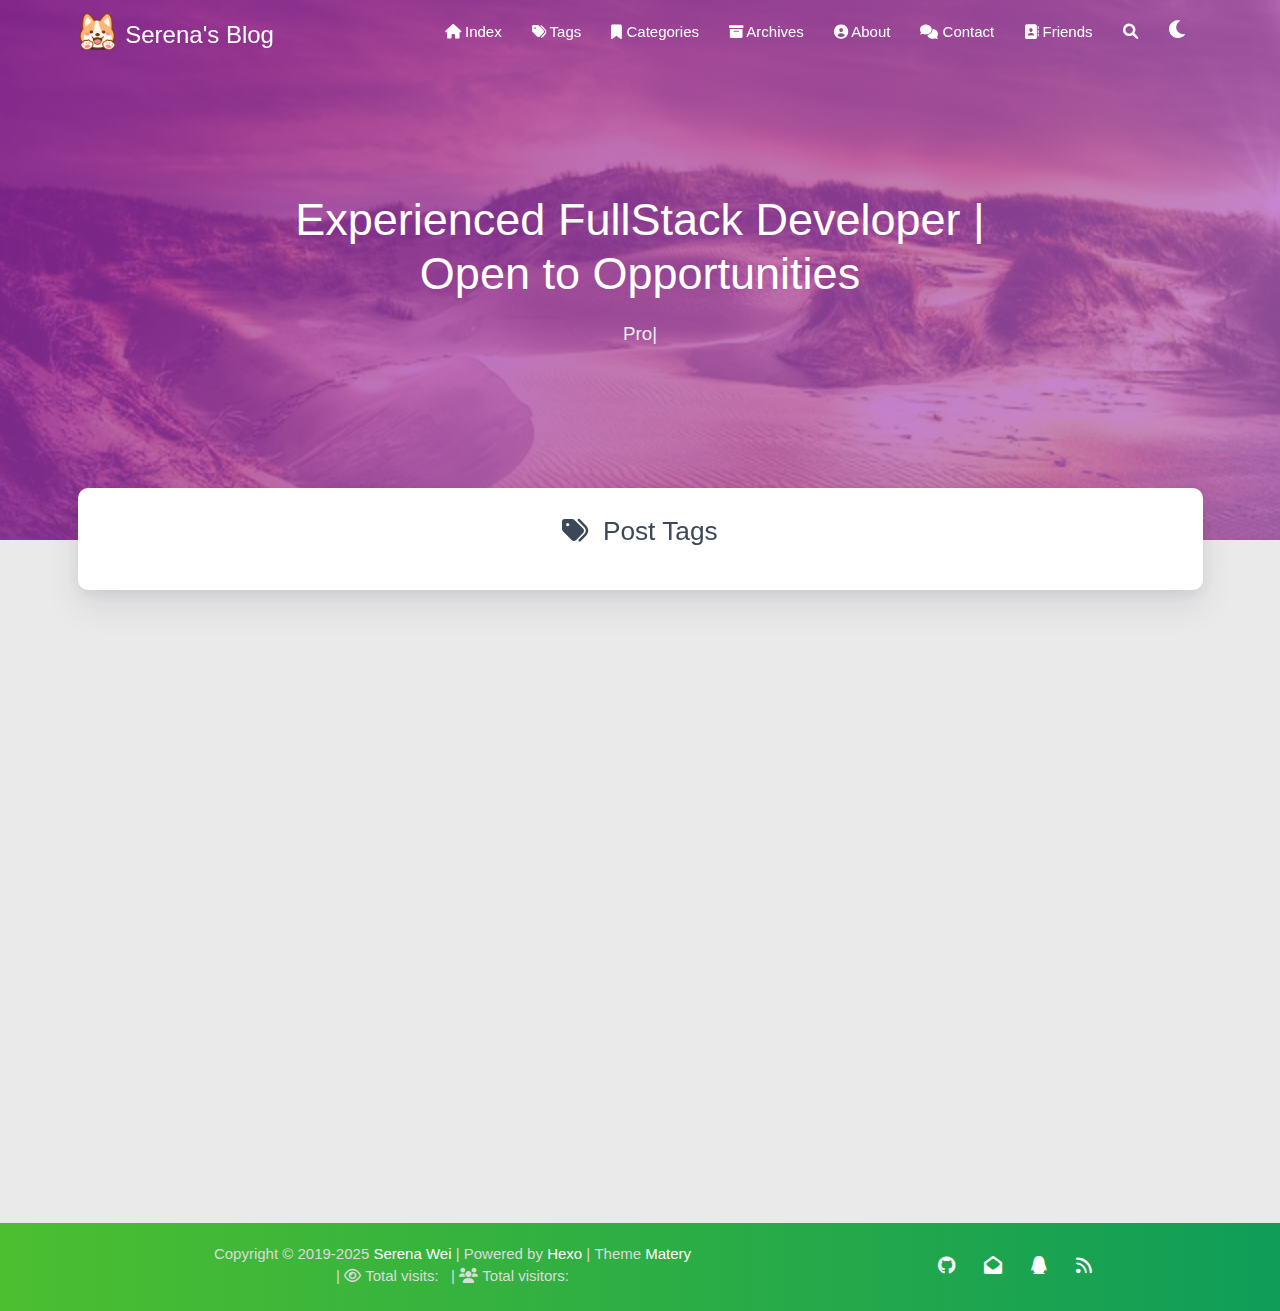
<file: tags/index.html>
<!DOCTYPE HTML>
<html lang="en">


<head>
    <meta charset="utf-8">
    <meta name="keywords" content="Tags, Serena&#39;s Blog">
    <meta name="description" content="Serena&#39;s Blog">
    <meta http-equiv="X-UA-Compatible" content="IE=edge">
    <meta name="viewport" content="width=device-width, initial-scale=1.0, user-scalable=no">
    <meta name="renderer" content="webkit|ie-stand|ie-comp">
    <meta name="mobile-web-app-capable" content="yes">
    <meta name="format-detection" content="telephone=no">
    <meta name="apple-mobile-web-app-capable" content="yes">
    <meta name="apple-mobile-web-app-status-bar-style" content="black-translucent">
    <meta name="referrer" content="no-referrer-when-downgrade">
    <!-- Global site tag (gtag.js) - Google Analytics -->


    <title>Tags | Serena&#39;s Blog</title>
    <link rel="icon" type="image/png" href="/favicon.png">
    


    <!-- bg-cover style     -->



<link rel="stylesheet" type="text/css" href="/libs/awesome/css/all.min.css">
<link rel="stylesheet" type="text/css" href="/libs/materialize/materialize.min.css">
<link rel="stylesheet" type="text/css" href="/libs/aos/aos.css">
<link rel="stylesheet" type="text/css" href="/libs/animate/animate.min.css">
<link rel="stylesheet" type="text/css" href="/libs/lightGallery/css/lightgallery.min.css">
<link rel="stylesheet" type="text/css" href="/css/matery.css">
<link rel="stylesheet" type="text/css" href="/css/my.css">
<link rel="stylesheet" type="text/css" href="/css/dark.css" media="none" onload="if(media!='all')media='all'">




    <link rel="stylesheet" href="/libs/tocbot/tocbot.css">
    <link rel="stylesheet" href="/css/post.css">




    
        <link rel="stylesheet" type="text/css" href="/css/reward.css">
    



    <script src="/libs/jquery/jquery-3.6.0.min.js"></script>

<meta name="generator" content="Hexo 7.3.0"><link rel="stylesheet" href="/css/prism-tomorrow.css" type="text/css"></head>


<body>
    <header class="navbar-fixed">
    <nav id="headNav" class="bg-color nav-transparent">
        <div id="navContainer" class="nav-wrapper container">
            <div class="brand-logo">
                <a href="/" class="waves-effect waves-light">
                    
                    <img src="/medias/logo.png" class="logo-img" alt="LOGO">
                    
                    <span class="logo-span">Serena&#39;s Blog</span>
                </a>
            </div>
            

<a href="#" data-target="mobile-nav" class="sidenav-trigger button-collapse"><i class="fas fa-bars"></i></a>
<ul class="right nav-menu">
  
  <li class="hide-on-med-and-down nav-item">
    
    <a href="/" class="waves-effect waves-light">
      
      <i class="fas fa-home" style="zoom: 0.6;"></i>
      
      <span>Index</span>
    </a>
    
  </li>
  
  <li class="hide-on-med-and-down nav-item">
    
    <a href="/tags" class="waves-effect waves-light">
      
      <i class="fas fa-tags" style="zoom: 0.6;"></i>
      
      <span>Tags</span>
    </a>
    
  </li>
  
  <li class="hide-on-med-and-down nav-item">
    
    <a href="/categories" class="waves-effect waves-light">
      
      <i class="fas fa-bookmark" style="zoom: 0.6;"></i>
      
      <span>Categories</span>
    </a>
    
  </li>
  
  <li class="hide-on-med-and-down nav-item">
    
    <a href="/archives" class="waves-effect waves-light">
      
      <i class="fas fa-archive" style="zoom: 0.6;"></i>
      
      <span>Archives</span>
    </a>
    
  </li>
  
  <li class="hide-on-med-and-down nav-item">
    
    <a href="/about" class="waves-effect waves-light">
      
      <i class="fas fa-user-circle" style="zoom: 0.6;"></i>
      
      <span>About</span>
    </a>
    
  </li>
  
  <li class="hide-on-med-and-down nav-item">
    
    <a href="/contact" class="waves-effect waves-light">
      
      <i class="fas fa-comments" style="zoom: 0.6;"></i>
      
      <span>Contact</span>
    </a>
    
  </li>
  
  <li class="hide-on-med-and-down nav-item">
    
    <a href="/friends" class="waves-effect waves-light">
      
      <i class="fas fa-address-book" style="zoom: 0.6;"></i>
      
      <span>Friends</span>
    </a>
    
  </li>
  
  <li>
    <a href="#searchModal" class="modal-trigger waves-effect waves-light">
      <i id="searchIcon" class="fas fa-search" title="Search" style="zoom: 0.85;"></i>
    </a>
  </li>
  <li>
    <a href="javascript:;" class="waves-effect waves-light" onclick="switchNightMode()" title="深色/浅色模式" >
      <i id="sum-moon-icon" class="fas fa-sun" style="zoom: 0.85;"></i>
    </a>
  </li>
</ul>


<div id="mobile-nav" class="side-nav sidenav">

    <div class="mobile-head bg-color">
        
        <img src="/medias/logo.png" class="logo-img circle responsive-img">
        
        <div class="logo-name">Serena&#39;s Blog</div>
        <div class="logo-desc">
            
            Never really desperate, only the lost of the soul.
            
        </div>
    </div>

    <ul class="menu-list mobile-menu-list">
        
        <li class="m-nav-item">
	  
		<a href="/" class="waves-effect waves-light">
			
			    <i class="fa-fw fas fa-home"></i>
			
			Index
		</a>
          
        </li>
        
        <li class="m-nav-item">
	  
		<a href="/tags" class="waves-effect waves-light">
			
			    <i class="fa-fw fas fa-tags"></i>
			
			Tags
		</a>
          
        </li>
        
        <li class="m-nav-item">
	  
		<a href="/categories" class="waves-effect waves-light">
			
			    <i class="fa-fw fas fa-bookmark"></i>
			
			Categories
		</a>
          
        </li>
        
        <li class="m-nav-item">
	  
		<a href="/archives" class="waves-effect waves-light">
			
			    <i class="fa-fw fas fa-archive"></i>
			
			Archives
		</a>
          
        </li>
        
        <li class="m-nav-item">
	  
		<a href="/about" class="waves-effect waves-light">
			
			    <i class="fa-fw fas fa-user-circle"></i>
			
			About
		</a>
          
        </li>
        
        <li class="m-nav-item">
	  
		<a href="/contact" class="waves-effect waves-light">
			
			    <i class="fa-fw fas fa-comments"></i>
			
			Contact
		</a>
          
        </li>
        
        <li class="m-nav-item">
	  
		<a href="/friends" class="waves-effect waves-light">
			
			    <i class="fa-fw fas fa-address-book"></i>
			
			Friends
		</a>
          
        </li>
        
        
        <li><div class="divider"></div></li>
        <li>
            <a href="https://github.com/blinkfox/hexo-theme-matery" class="waves-effect waves-light" target="_blank">
                <i class="fab fa-github-square fa-fw"></i>Fork Me
            </a>
        </li>
        
    </ul>
</div>


        </div>

        
            <style>
    .nav-transparent .github-corner {
        display: none !important;
    }

    .github-corner {
        position: absolute;
        z-index: 10;
        top: 0;
        right: 0;
        border: 0;
        transform: scale(1.1);
    }

    .github-corner svg {
        color: #0f9d58;
        fill: #fff;
        height: 64px;
        width: 64px;
    }

    .github-corner:hover .octo-arm {
        animation: a 0.56s ease-in-out;
    }

    .github-corner .octo-arm {
        animation: none;
    }

    @keyframes a {
        0%,
        to {
            transform: rotate(0);
        }
        20%,
        60% {
            transform: rotate(-25deg);
        }
        40%,
        80% {
            transform: rotate(10deg);
        }
    }
</style>

<a href="https://github.com/blinkfox/hexo-theme-matery" class="github-corner tooltipped hide-on-med-and-down" target="_blank"
   data-tooltip="Fork Me" data-position="left" data-delay="50">
    <svg viewBox="0 0 250 250" aria-hidden="true">
        <path d="M0,0 L115,115 L130,115 L142,142 L250,250 L250,0 Z"></path>
        <path d="M128.3,109.0 C113.8,99.7 119.0,89.6 119.0,89.6 C122.0,82.7 120.5,78.6 120.5,78.6 C119.2,72.0 123.4,76.3 123.4,76.3 C127.3,80.9 125.5,87.3 125.5,87.3 C122.9,97.6 130.6,101.9 134.4,103.2"
              fill="currentColor" style="transform-origin: 130px 106px;" class="octo-arm"></path>
        <path d="M115.0,115.0 C114.9,115.1 118.7,116.5 119.8,115.4 L133.7,101.6 C136.9,99.2 139.9,98.4 142.2,98.6 C133.8,88.0 127.5,74.4 143.8,58.0 C148.5,53.4 154.0,51.2 159.7,51.0 C160.3,49.4 163.2,43.6 171.4,40.1 C171.4,40.1 176.1,42.5 178.8,56.2 C183.1,58.6 187.2,61.8 190.9,65.4 C194.5,69.0 197.7,73.2 200.1,77.6 C213.8,80.2 216.3,84.9 216.3,84.9 C212.7,93.1 206.9,96.0 205.4,96.6 C205.1,102.4 203.0,107.8 198.3,112.5 C181.9,128.9 168.3,122.5 157.7,114.1 C157.9,116.9 156.7,120.9 152.7,124.9 L141.0,136.5 C139.8,137.7 141.6,141.9 141.8,141.8 Z"
              fill="currentColor" class="octo-body"></path>
    </svg>
</a>
        
    </nav>

</header>

    <div class="bg-cover pd-header about-cover">
    <div class="container">
    <div class="row">
    <div class="col s10 offset-s1 m8 offset-m2 l8 offset-l2">
        <div class="brand">
            <div class="title center-align">
                
                Experienced FullStack Developer | Open to Opportunities
                
            </div>

            <div class="description center-align">
                
                <span id="subtitle"></span>
                <script src="/libs/typed/typed.js"></script>
                <script>
                    var typed = new Typed("#subtitle", {
                        strings: [ 
                            
                                "Programs must be written for people to read, and only incidentally for machines to execute.",
                            
                                "Good code is its own best documentation.",
                            
                        ],
                        startDelay: 300,
                        typeSpeed: 100,
                        loop: true,
                        backSpeed: 50,
                        showCursor: true
                    });
                </script>
                
            </div>
        </div>
    </div>
</div>


<script>
    // 每天切换 banner 图.  Switch banner image every day.
    var bannerUrl = "/medias/banner/" + new Date().getDay() + '.jpg';
    $('.bg-cover').css('background-image', 'url(' + bannerUrl + ')');
</script>
<script>
    
      var bannerUrl = "/medias/featureimages/" + Math.floor(Math.random() * 24) + '.jpg';
    
    $('.bg-cover.about-cover').css('background-image', 'url(' + bannerUrl + ')');

</script>


    </div>
</div>

<main class="content">

    

<div id="tags" class="container chip-container">
    <div class="card">
        <div class="card-content">
            <div class="tag-title center-align">
                <i class="fas fa-tags"></i>&nbsp;&nbsp;Post Tags
            </div>
            <div class="tag-chips">
                
            </div>
        </div>
    </div>
</div>

    

</main>


    <footer class="page-footer bg-color">
    

    <div class="container row center-align"
         style="margin-bottom: 0px !important;">
        <div class="col s12 m8 l8 copy-right">
            Copyright&nbsp;&copy;
            
                <span id="year">2019-2025</span>
            
            <a href="/about" target="_blank">Serena Wei</a>
            |&nbsp;Powered by&nbsp;<a href="https://hexo.io/" target="_blank">Hexo</a>
            |&nbsp;Theme&nbsp;<a href="https://github.com/blinkfox/hexo-theme-matery" target="_blank">Matery</a>
            
            <br>
            
            
            
                
            
            
                <span id="busuanzi_container_site_pv">
                &nbsp;|&nbsp;<i class="far fa-eye"></i>&nbsp;Total visits:&nbsp;
                    <span id="busuanzi_value_site_pv" class="white-color"></span>
            </span>
            
            
                <span id="busuanzi_container_site_uv">
                &nbsp;|&nbsp;<i class="fas fa-users"></i>&nbsp;Total visitors:&nbsp;
                    <span id="busuanzi_value_site_uv" class="white-color"></span>
            </span>
            
            <br>

            <!-- 运行天数提醒. -->
            
            <br>
            
        </div>
        <div class="col s12 m4 l4 social-link social-statis">
    <a href="https://github.com/blinkfox" class="tooltipped" target="_blank" data-tooltip="访问我的GitHub" data-position="top" data-delay="50">
        <i class="fab fa-github"></i>
    </a>



    <a href="mailto:1181062873@qq.com" class="tooltipped" target="_blank" data-tooltip="邮件联系我" data-position="top" data-delay="50">
        <i class="fas fa-envelope-open"></i>
    </a>







    <a href="tencent://AddContact/?fromId=50&fromSubId=1&subcmd=all&uin=1181062873" class="tooltipped" target="_blank" data-tooltip="QQ联系我: 1181062873" data-position="top" data-delay="50">
        <i class="fab fa-qq"></i>
    </a>







    <a href="/atom.xml" class="tooltipped" target="_blank" data-tooltip="RSS 订阅" data-position="top" data-delay="50">
        <i class="fas fa-rss"></i>
    </a>

</div>
    </div>
</footer>

<div class="progress-bar"></div>


    <!-- 搜索遮罩框 -->
<div id="searchModal" class="modal">
    <div class="modal-content">
        <div class="search-header">
            <span class="title"><i class="fas fa-search"></i>&nbsp;&nbsp;Search</span>
            <input type="search" id="searchInput" name="s" placeholder="Please enter a search keyword"
                   class="search-input">
        </div>
        <div id="searchResult"></div>
    </div>
</div>

<script type="text/javascript">
$(function () {
    var searchFunc = function (path, search_id, content_id) {
        'use strict';
        $.ajax({
            url: path,
            dataType: "xml",
            success: function (xmlResponse) {
                // get the contents from search data
                var datas = $("entry", xmlResponse).map(function () {
                    return {
                        title: $("title", this).text(),
                        content: $("content", this).text(),
                        url: $("url", this).text()
                    };
                }).get();
                var $input = document.getElementById(search_id);
                var $resultContent = document.getElementById(content_id);
                $input.addEventListener('input', function () {
                    var str = '<ul class=\"search-result-list\">';
                    var keywords = this.value.trim().toLowerCase().split(/[\s\-]+/);
                    $resultContent.innerHTML = "";
                    if (this.value.trim().length <= 0) {
                        return;
                    }
                    // perform local searching
                    datas.forEach(function (data) {
                        var isMatch = true;
                        var data_title = data.title.trim().toLowerCase();
                        var data_content = data.content.trim().replace(/<[^>]+>/g, "").toLowerCase();
                        var data_url = data.url;
                        data_url = data_url.indexOf('/') === 0 ? data.url : '/' + data_url;
                        var index_title = -1;
                        var index_content = -1;
                        var first_occur = -1;
                        // only match artiles with not empty titles and contents
                        if (data_title !== '' && data_content !== '') {
                            keywords.forEach(function (keyword, i) {
                                index_title = data_title.indexOf(keyword);
                                index_content = data_content.indexOf(keyword);
                                if (index_title < 0 && index_content < 0) {
                                    isMatch = false;
                                } else {
                                    if (index_content < 0) {
                                        index_content = 0;
                                    }
                                    if (i === 0) {
                                        first_occur = index_content;
                                    }
                                }
                            });
                        }
                        // show search results
                        if (isMatch) {
                            str += "<li><a href='" + data_url + "' class='search-result-title'>" + data_title + "</a>";
                            var content = data.content.trim().replace(/<[^>]+>/g, "");
                            if (first_occur >= 0) {
                                // cut out 100 characters
                                var start = first_occur - 20;
                                var end = first_occur + 80;
                                if (start < 0) {
                                    start = 0;
                                }
                                if (start === 0) {
                                    end = 100;
                                }
                                if (end > content.length) {
                                    end = content.length;
                                }
                                var match_content = content.substr(start, end);
                                // highlight all keywords
                                keywords.forEach(function (keyword) {
                                    var regS = new RegExp(keyword, "gi");
                                    match_content = match_content.replace(regS, "<em class=\"search-keyword\">" + keyword + "</em>");
                                });

                                str += "<p class=\"search-result\">" + match_content + "...</p>"
                            }
                            str += "</li>";
                        }
                    });
                    str += "</ul>";
                    $resultContent.innerHTML = str;
                });
            }
        });
    };

    searchFunc('/search.xml', 'searchInput', 'searchResult');
});
</script>

    <!-- 白天和黑夜主题 -->
<div class="stars-con">
    <div id="stars"></div>
    <div id="stars2"></div>
    <div id="stars3"></div>  
</div>

<script>
    function switchNightMode() {
        $('<div class="Cuteen_DarkSky"><div class="Cuteen_DarkPlanet"></div></div>').appendTo($('body')),
        setTimeout(function () {
            $('body').hasClass('DarkMode') 
            ? ($('body').removeClass('DarkMode'), localStorage.setItem('isDark', '0'), $('#sum-moon-icon').removeClass("fa-sun").addClass('fa-moon')) 
            : ($('body').addClass('DarkMode'), localStorage.setItem('isDark', '1'), $('#sum-moon-icon').addClass("fa-sun").removeClass('fa-moon')),
            
            setTimeout(function () {
            $('.Cuteen_DarkSky').fadeOut(1e3, function () {
                $(this).remove()
            })
            }, 2e3)
        })
    }
</script>

    <!-- 回到顶部按钮 -->
<div id="backTop" class="top-scroll">
    <a class="btn-floating btn-large waves-effect waves-light" href="#!">
        <i class="fas fa-arrow-up"></i>
    </a>
</div>


    <script src="/libs/materialize/materialize.min.js"></script>
    <script src="/libs/masonry/masonry.pkgd.min.js"></script>
    <script src="/libs/aos/aos.js"></script>
    <script src="/libs/scrollprogress/scrollProgress.min.js"></script>
    <script src="/libs/lightGallery/js/lightgallery-all.min.js"></script>
    <script src="/js/matery.js"></script>

    

    
    
    

    <!-- 雪花特效 -->
    

    <!-- 鼠标星星特效 -->
    

     
        <script src="https://ssl.captcha.qq.com/TCaptcha.js"></script>
        <script src="/libs/others/TencentCaptcha.js"></script>
        <button id="TencentCaptcha" data-appid="xxxxxxxxxx" data-cbfn="callback" type="button" hidden></button>
    

    <!-- Baidu Analytics -->

    <!-- Baidu Push -->

<script>
    (function () {
        var bp = document.createElement('script');
        var curProtocol = window.location.protocol.split(':')[0];
        if (curProtocol === 'https') {
            bp.src = 'https://zz.bdstatic.com/linksubmit/push.js';
        } else {
            bp.src = 'http://push.zhanzhang.baidu.com/push.js';
        }
        var s = document.getElementsByTagName("script")[0];
        s.parentNode.insertBefore(bp, s);
    })();
</script>

    
    <script src="/libs/others/clicklove.js" async="async"></script>
    
    
    <script async src="/libs/others/busuanzi.pure.mini.js"></script>
    

    

    

    <!--腾讯兔小巢-->
    
    

    

    

    
    <script src="/libs/instantpage/instantpage.js" type="module"></script>
    

</body>

</html>
</file>
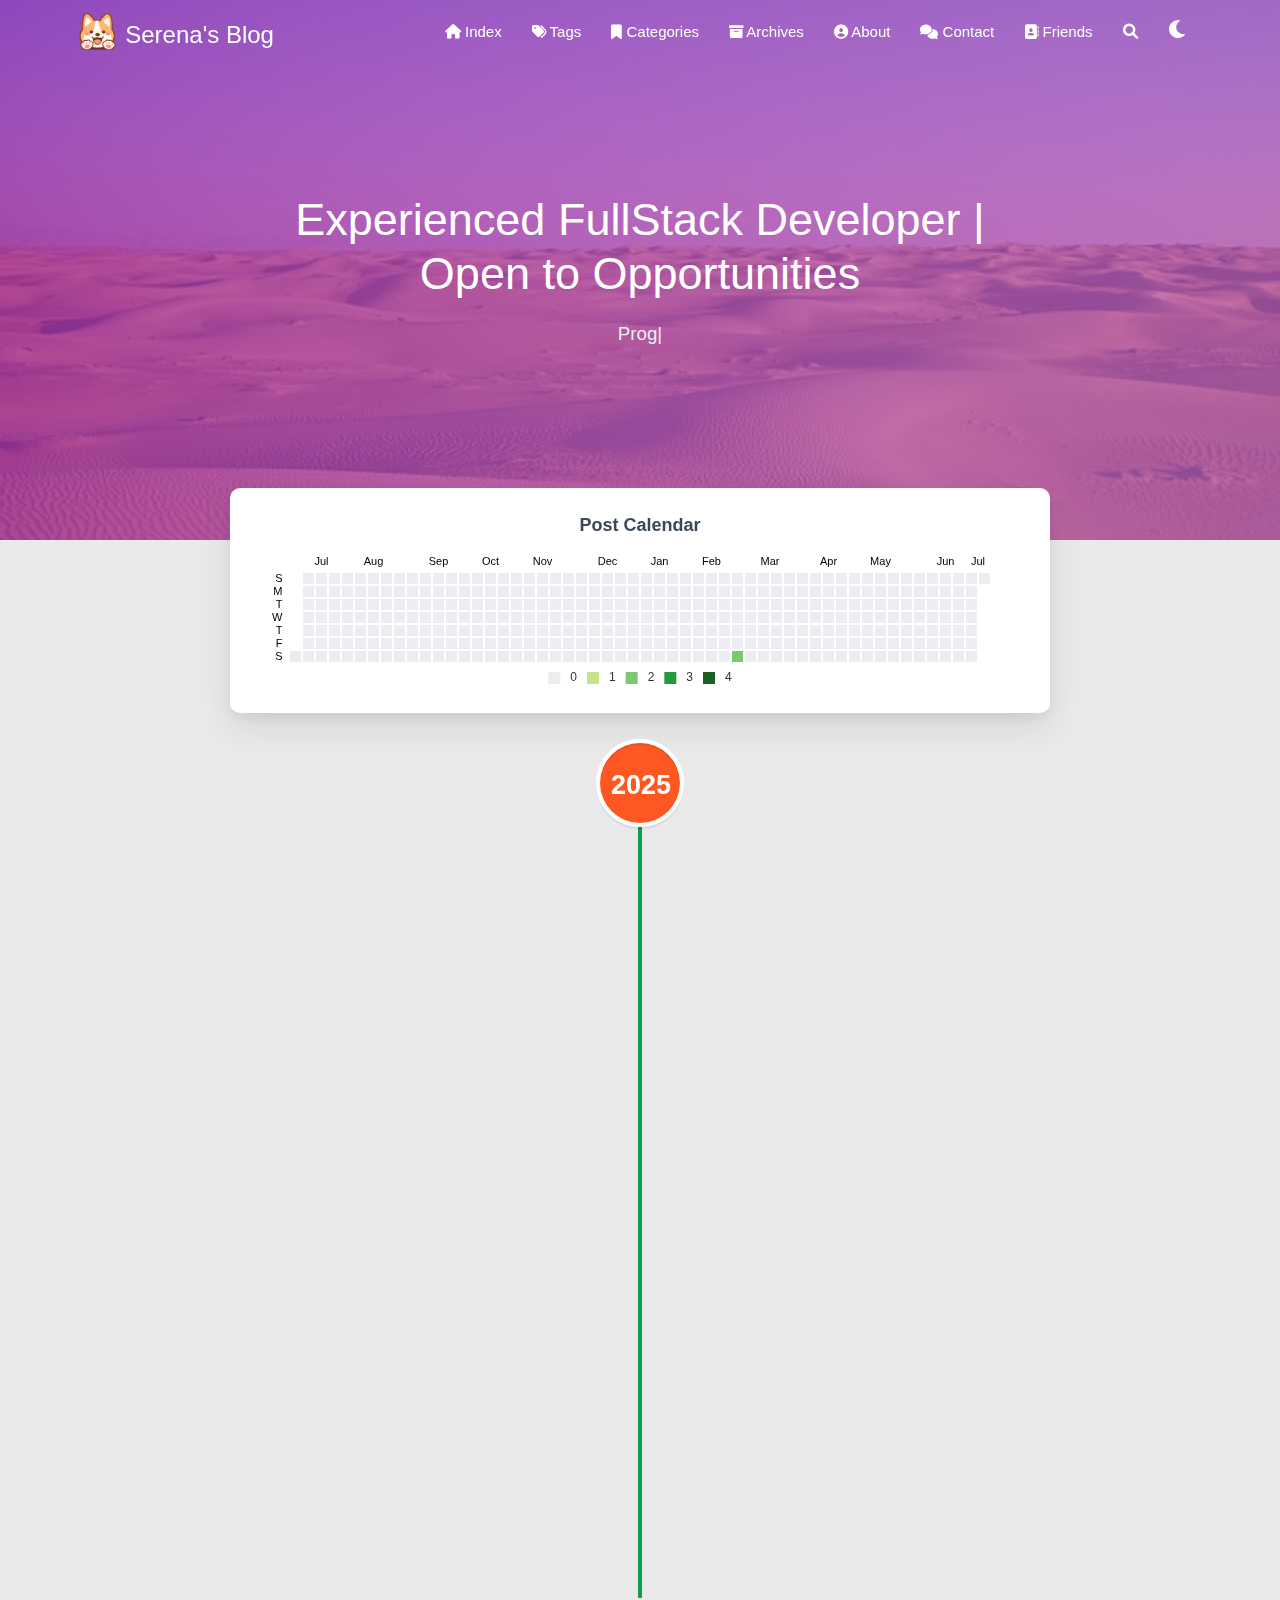
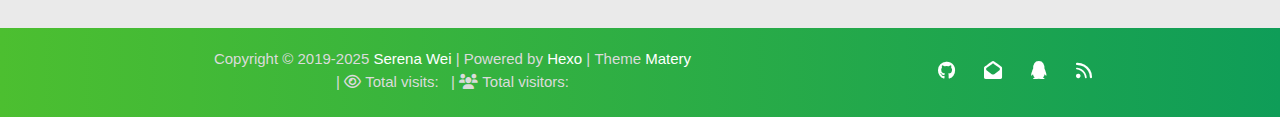
<file: archives/2025/index.html>
<!DOCTYPE HTML>
<html lang="en">


<head>
    <meta charset="utf-8">
    <meta name="keywords" content="Archives: 2025, Serena&#39;s Blog">
    <meta name="description" content="Serena&#39;s Blog">
    <meta http-equiv="X-UA-Compatible" content="IE=edge">
    <meta name="viewport" content="width=device-width, initial-scale=1.0, user-scalable=no">
    <meta name="renderer" content="webkit|ie-stand|ie-comp">
    <meta name="mobile-web-app-capable" content="yes">
    <meta name="format-detection" content="telephone=no">
    <meta name="apple-mobile-web-app-capable" content="yes">
    <meta name="apple-mobile-web-app-status-bar-style" content="black-translucent">
    <meta name="referrer" content="no-referrer-when-downgrade">
    <!-- Global site tag (gtag.js) - Google Analytics -->


    <title>Archives: 2025 | Serena&#39;s Blog</title>
    <link rel="icon" type="image/png" href="/favicon.png">
    


    <!-- bg-cover style     -->



<link rel="stylesheet" type="text/css" href="/libs/awesome/css/all.min.css">
<link rel="stylesheet" type="text/css" href="/libs/materialize/materialize.min.css">
<link rel="stylesheet" type="text/css" href="/libs/aos/aos.css">
<link rel="stylesheet" type="text/css" href="/libs/animate/animate.min.css">
<link rel="stylesheet" type="text/css" href="/libs/lightGallery/css/lightgallery.min.css">
<link rel="stylesheet" type="text/css" href="/css/matery.css">
<link rel="stylesheet" type="text/css" href="/css/my.css">
<link rel="stylesheet" type="text/css" href="/css/dark.css" media="none" onload="if(media!='all')media='all'">




    <link rel="stylesheet" href="/libs/tocbot/tocbot.css">
    <link rel="stylesheet" href="/css/post.css">




    
        <link rel="stylesheet" type="text/css" href="/css/reward.css">
    



    <script src="/libs/jquery/jquery-3.6.0.min.js"></script>

<meta name="generator" content="Hexo 7.3.0"><link rel="stylesheet" href="/css/prism-tomorrow.css" type="text/css"></head>


<body>
    <header class="navbar-fixed">
    <nav id="headNav" class="bg-color nav-transparent">
        <div id="navContainer" class="nav-wrapper container">
            <div class="brand-logo">
                <a href="/" class="waves-effect waves-light">
                    
                    <img src="/medias/logo.png" class="logo-img" alt="LOGO">
                    
                    <span class="logo-span">Serena&#39;s Blog</span>
                </a>
            </div>
            

<a href="#" data-target="mobile-nav" class="sidenav-trigger button-collapse"><i class="fas fa-bars"></i></a>
<ul class="right nav-menu">
  
  <li class="hide-on-med-and-down nav-item">
    
    <a href="/" class="waves-effect waves-light">
      
      <i class="fas fa-home" style="zoom: 0.6;"></i>
      
      <span>Index</span>
    </a>
    
  </li>
  
  <li class="hide-on-med-and-down nav-item">
    
    <a href="/tags" class="waves-effect waves-light">
      
      <i class="fas fa-tags" style="zoom: 0.6;"></i>
      
      <span>Tags</span>
    </a>
    
  </li>
  
  <li class="hide-on-med-and-down nav-item">
    
    <a href="/categories" class="waves-effect waves-light">
      
      <i class="fas fa-bookmark" style="zoom: 0.6;"></i>
      
      <span>Categories</span>
    </a>
    
  </li>
  
  <li class="hide-on-med-and-down nav-item">
    
    <a href="/archives" class="waves-effect waves-light">
      
      <i class="fas fa-archive" style="zoom: 0.6;"></i>
      
      <span>Archives</span>
    </a>
    
  </li>
  
  <li class="hide-on-med-and-down nav-item">
    
    <a href="/about" class="waves-effect waves-light">
      
      <i class="fas fa-user-circle" style="zoom: 0.6;"></i>
      
      <span>About</span>
    </a>
    
  </li>
  
  <li class="hide-on-med-and-down nav-item">
    
    <a href="/contact" class="waves-effect waves-light">
      
      <i class="fas fa-comments" style="zoom: 0.6;"></i>
      
      <span>Contact</span>
    </a>
    
  </li>
  
  <li class="hide-on-med-and-down nav-item">
    
    <a href="/friends" class="waves-effect waves-light">
      
      <i class="fas fa-address-book" style="zoom: 0.6;"></i>
      
      <span>Friends</span>
    </a>
    
  </li>
  
  <li>
    <a href="#searchModal" class="modal-trigger waves-effect waves-light">
      <i id="searchIcon" class="fas fa-search" title="Search" style="zoom: 0.85;"></i>
    </a>
  </li>
  <li>
    <a href="javascript:;" class="waves-effect waves-light" onclick="switchNightMode()" title="深色/浅色模式" >
      <i id="sum-moon-icon" class="fas fa-sun" style="zoom: 0.85;"></i>
    </a>
  </li>
</ul>


<div id="mobile-nav" class="side-nav sidenav">

    <div class="mobile-head bg-color">
        
        <img src="/medias/logo.png" class="logo-img circle responsive-img">
        
        <div class="logo-name">Serena&#39;s Blog</div>
        <div class="logo-desc">
            
            Never really desperate, only the lost of the soul.
            
        </div>
    </div>

    <ul class="menu-list mobile-menu-list">
        
        <li class="m-nav-item">
	  
		<a href="/" class="waves-effect waves-light">
			
			    <i class="fa-fw fas fa-home"></i>
			
			Index
		</a>
          
        </li>
        
        <li class="m-nav-item">
	  
		<a href="/tags" class="waves-effect waves-light">
			
			    <i class="fa-fw fas fa-tags"></i>
			
			Tags
		</a>
          
        </li>
        
        <li class="m-nav-item">
	  
		<a href="/categories" class="waves-effect waves-light">
			
			    <i class="fa-fw fas fa-bookmark"></i>
			
			Categories
		</a>
          
        </li>
        
        <li class="m-nav-item">
	  
		<a href="/archives" class="waves-effect waves-light">
			
			    <i class="fa-fw fas fa-archive"></i>
			
			Archives
		</a>
          
        </li>
        
        <li class="m-nav-item">
	  
		<a href="/about" class="waves-effect waves-light">
			
			    <i class="fa-fw fas fa-user-circle"></i>
			
			About
		</a>
          
        </li>
        
        <li class="m-nav-item">
	  
		<a href="/contact" class="waves-effect waves-light">
			
			    <i class="fa-fw fas fa-comments"></i>
			
			Contact
		</a>
          
        </li>
        
        <li class="m-nav-item">
	  
		<a href="/friends" class="waves-effect waves-light">
			
			    <i class="fa-fw fas fa-address-book"></i>
			
			Friends
		</a>
          
        </li>
        
        
        <li><div class="divider"></div></li>
        <li>
            <a href="https://github.com/blinkfox/hexo-theme-matery" class="waves-effect waves-light" target="_blank">
                <i class="fab fa-github-square fa-fw"></i>Fork Me
            </a>
        </li>
        
    </ul>
</div>


        </div>

        
            <style>
    .nav-transparent .github-corner {
        display: none !important;
    }

    .github-corner {
        position: absolute;
        z-index: 10;
        top: 0;
        right: 0;
        border: 0;
        transform: scale(1.1);
    }

    .github-corner svg {
        color: #0f9d58;
        fill: #fff;
        height: 64px;
        width: 64px;
    }

    .github-corner:hover .octo-arm {
        animation: a 0.56s ease-in-out;
    }

    .github-corner .octo-arm {
        animation: none;
    }

    @keyframes a {
        0%,
        to {
            transform: rotate(0);
        }
        20%,
        60% {
            transform: rotate(-25deg);
        }
        40%,
        80% {
            transform: rotate(10deg);
        }
    }
</style>

<a href="https://github.com/blinkfox/hexo-theme-matery" class="github-corner tooltipped hide-on-med-and-down" target="_blank"
   data-tooltip="Fork Me" data-position="left" data-delay="50">
    <svg viewBox="0 0 250 250" aria-hidden="true">
        <path d="M0,0 L115,115 L130,115 L142,142 L250,250 L250,0 Z"></path>
        <path d="M128.3,109.0 C113.8,99.7 119.0,89.6 119.0,89.6 C122.0,82.7 120.5,78.6 120.5,78.6 C119.2,72.0 123.4,76.3 123.4,76.3 C127.3,80.9 125.5,87.3 125.5,87.3 C122.9,97.6 130.6,101.9 134.4,103.2"
              fill="currentColor" style="transform-origin: 130px 106px;" class="octo-arm"></path>
        <path d="M115.0,115.0 C114.9,115.1 118.7,116.5 119.8,115.4 L133.7,101.6 C136.9,99.2 139.9,98.4 142.2,98.6 C133.8,88.0 127.5,74.4 143.8,58.0 C148.5,53.4 154.0,51.2 159.7,51.0 C160.3,49.4 163.2,43.6 171.4,40.1 C171.4,40.1 176.1,42.5 178.8,56.2 C183.1,58.6 187.2,61.8 190.9,65.4 C194.5,69.0 197.7,73.2 200.1,77.6 C213.8,80.2 216.3,84.9 216.3,84.9 C212.7,93.1 206.9,96.0 205.4,96.6 C205.1,102.4 203.0,107.8 198.3,112.5 C181.9,128.9 168.3,122.5 157.7,114.1 C157.9,116.9 156.7,120.9 152.7,124.9 L141.0,136.5 C139.8,137.7 141.6,141.9 141.8,141.8 Z"
              fill="currentColor" class="octo-body"></path>
    </svg>
</a>
        
    </nav>

</header>

    <div class="bg-cover pd-header about-cover">
    <div class="container">
    <div class="row">
    <div class="col s10 offset-s1 m8 offset-m2 l8 offset-l2">
        <div class="brand">
            <div class="title center-align">
                
                Experienced FullStack Developer | Open to Opportunities
                
            </div>

            <div class="description center-align">
                
                <span id="subtitle"></span>
                <script src="/libs/typed/typed.js"></script>
                <script>
                    var typed = new Typed("#subtitle", {
                        strings: [ 
                            
                                "Programs must be written for people to read, and only incidentally for machines to execute.",
                            
                                "Good code is its own best documentation.",
                            
                        ],
                        startDelay: 300,
                        typeSpeed: 100,
                        loop: true,
                        backSpeed: 50,
                        showCursor: true
                    });
                </script>
                
            </div>
        </div>
    </div>
</div>


<script>
    // 每天切换 banner 图.  Switch banner image every day.
    var bannerUrl = "/medias/banner/" + new Date().getDay() + '.jpg';
    $('.bg-cover').css('background-image', 'url(' + bannerUrl + ')');
</script>
<script>
    
      var bannerUrl = "/medias/featureimages/" + Math.floor(Math.random() * 24) + '.jpg';
    
    $('.bg-cover.about-cover').css('background-image', 'url(' + bannerUrl + ')');

</script>


    </div>
</div>

<main class="content">

    
    <div class="container archive-calendar">
    <div class="card">
        <div id="post-calendar" class="card-content"></div>
    </div>
</div>

<script type="text/javascript" src="/libs/echarts/echarts.min.js"></script>
<script type="text/javascript">
    let myChart = echarts.init(document.getElementById('post-calendar'));

    

    let option = {
        title: {
            top: 0,
            text: 'Post Calendar',
            left: 'center',
            textStyle: {
                color: '#3C4858'
            }
        },
        tooltip: {
            padding: 10,
            backgroundColor: '#555',
            borderColor: '#777',
            borderWidth: 1,
            formatter: function (obj) {
                var value = obj.value;
                return '<div style="font-size: 14px;">' + value[0] + '：' + value[1] + '</div>';
            }
        },
        visualMap: {
            show: true,
            showLabel: true,
            categories: [0, 1, 2, 3, 4],
            calculable: true,
            inRange: {
                symbol: 'rect',
                color: ['#ebedf0', '#c6e48b', '#7bc96f', '#239a3b', '#196127']
            },
            itemWidth: 12,
            itemHeight: 12,
            orient: 'horizontal',
            left: 'center',
            bottom: 0
        },
        calendar: [{
            left: 'center',
            range: ["2024-07-06", "2025-07-06"],
            cellSize: [13, 13],
            splitLine: {
                show: false
            },
            itemStyle: {
                color: '#196127',
                borderColor: '#fff',
                borderWidth: 2
            },
            yearLabel: {
                show: false
            },
            monthLabel: {
                nameMap: 'en',
                fontSize: 11
            },
            dayLabel: {
                formatter: '{start}  1st',
                nameMap: 'en',
                fontSize: 11
            }
        }],
        series: [{
            type: 'heatmap',
            coordinateSystem: 'calendar',
            calendarIndex: 0,
            data: [["2024-07-06", 0], ["2024-07-07", 0], ["2024-07-08", 0], ["2024-07-09", 0], ["2024-07-10", 0], ["2024-07-11", 0], ["2024-07-12", 0], ["2024-07-13", 0], ["2024-07-14", 0], ["2024-07-15", 0], ["2024-07-16", 0], ["2024-07-17", 0], ["2024-07-18", 0], ["2024-07-19", 0], ["2024-07-20", 0], ["2024-07-21", 0], ["2024-07-22", 0], ["2024-07-23", 0], ["2024-07-24", 0], ["2024-07-25", 0], ["2024-07-26", 0], ["2024-07-27", 0], ["2024-07-28", 0], ["2024-07-29", 0], ["2024-07-30", 0], ["2024-07-31", 0], ["2024-08-01", 0], ["2024-08-02", 0], ["2024-08-03", 0], ["2024-08-04", 0], ["2024-08-05", 0], ["2024-08-06", 0], ["2024-08-07", 0], ["2024-08-08", 0], ["2024-08-09", 0], ["2024-08-10", 0], ["2024-08-11", 0], ["2024-08-12", 0], ["2024-08-13", 0], ["2024-08-14", 0], ["2024-08-15", 0], ["2024-08-16", 0], ["2024-08-17", 0], ["2024-08-18", 0], ["2024-08-19", 0], ["2024-08-20", 0], ["2024-08-21", 0], ["2024-08-22", 0], ["2024-08-23", 0], ["2024-08-24", 0], ["2024-08-25", 0], ["2024-08-26", 0], ["2024-08-27", 0], ["2024-08-28", 0], ["2024-08-29", 0], ["2024-08-30", 0], ["2024-08-31", 0], ["2024-09-01", 0], ["2024-09-02", 0], ["2024-09-03", 0], ["2024-09-04", 0], ["2024-09-05", 0], ["2024-09-06", 0], ["2024-09-07", 0], ["2024-09-08", 0], ["2024-09-09", 0], ["2024-09-10", 0], ["2024-09-11", 0], ["2024-09-12", 0], ["2024-09-13", 0], ["2024-09-14", 0], ["2024-09-15", 0], ["2024-09-16", 0], ["2024-09-17", 0], ["2024-09-18", 0], ["2024-09-19", 0], ["2024-09-20", 0], ["2024-09-21", 0], ["2024-09-22", 0], ["2024-09-23", 0], ["2024-09-24", 0], ["2024-09-25", 0], ["2024-09-26", 0], ["2024-09-27", 0], ["2024-09-28", 0], ["2024-09-29", 0], ["2024-09-30", 0], ["2024-10-01", 0], ["2024-10-02", 0], ["2024-10-03", 0], ["2024-10-04", 0], ["2024-10-05", 0], ["2024-10-06", 0], ["2024-10-07", 0], ["2024-10-08", 0], ["2024-10-09", 0], ["2024-10-10", 0], ["2024-10-11", 0], ["2024-10-12", 0], ["2024-10-13", 0], ["2024-10-14", 0], ["2024-10-15", 0], ["2024-10-16", 0], ["2024-10-17", 0], ["2024-10-18", 0], ["2024-10-19", 0], ["2024-10-20", 0], ["2024-10-21", 0], ["2024-10-22", 0], ["2024-10-23", 0], ["2024-10-24", 0], ["2024-10-25", 0], ["2024-10-26", 0], ["2024-10-27", 0], ["2024-10-28", 0], ["2024-10-29", 0], ["2024-10-30", 0], ["2024-10-31", 0], ["2024-11-01", 0], ["2024-11-02", 0], ["2024-11-03", 0], ["2024-11-04", 0], ["2024-11-05", 0], ["2024-11-06", 0], ["2024-11-07", 0], ["2024-11-08", 0], ["2024-11-09", 0], ["2024-11-10", 0], ["2024-11-11", 0], ["2024-11-12", 0], ["2024-11-13", 0], ["2024-11-14", 0], ["2024-11-15", 0], ["2024-11-16", 0], ["2024-11-17", 0], ["2024-11-18", 0], ["2024-11-19", 0], ["2024-11-20", 0], ["2024-11-21", 0], ["2024-11-22", 0], ["2024-11-23", 0], ["2024-11-24", 0], ["2024-11-25", 0], ["2024-11-26", 0], ["2024-11-27", 0], ["2024-11-28", 0], ["2024-11-29", 0], ["2024-11-30", 0], ["2024-12-01", 0], ["2024-12-02", 0], ["2024-12-03", 0], ["2024-12-04", 0], ["2024-12-05", 0], ["2024-12-06", 0], ["2024-12-07", 0], ["2024-12-08", 0], ["2024-12-09", 0], ["2024-12-10", 0], ["2024-12-11", 0], ["2024-12-12", 0], ["2024-12-13", 0], ["2024-12-14", 0], ["2024-12-15", 0], ["2024-12-16", 0], ["2024-12-17", 0], ["2024-12-18", 0], ["2024-12-19", 0], ["2024-12-20", 0], ["2024-12-21", 0], ["2024-12-22", 0], ["2024-12-23", 0], ["2024-12-24", 0], ["2024-12-25", 0], ["2024-12-26", 0], ["2024-12-27", 0], ["2024-12-28", 0], ["2024-12-29", 0], ["2024-12-30", 0], ["2024-12-31", 0], ["2025-01-01", 0], ["2025-01-02", 0], ["2025-01-03", 0], ["2025-01-04", 0], ["2025-01-05", 0], ["2025-01-06", 0], ["2025-01-07", 0], ["2025-01-08", 0], ["2025-01-09", 0], ["2025-01-10", 0], ["2025-01-11", 0], ["2025-01-12", 0], ["2025-01-13", 0], ["2025-01-14", 0], ["2025-01-15", 0], ["2025-01-16", 0], ["2025-01-17", 0], ["2025-01-18", 0], ["2025-01-19", 0], ["2025-01-20", 0], ["2025-01-21", 0], ["2025-01-22", 0], ["2025-01-23", 0], ["2025-01-24", 0], ["2025-01-25", 0], ["2025-01-26", 0], ["2025-01-27", 0], ["2025-01-28", 0], ["2025-01-29", 0], ["2025-01-30", 0], ["2025-01-31", 0], ["2025-02-01", 0], ["2025-02-02", 0], ["2025-02-03", 0], ["2025-02-04", 0], ["2025-02-05", 0], ["2025-02-06", 0], ["2025-02-07", 0], ["2025-02-08", 0], ["2025-02-09", 0], ["2025-02-10", 0], ["2025-02-11", 0], ["2025-02-12", 0], ["2025-02-13", 0], ["2025-02-14", 0], ["2025-02-15", 0], ["2025-02-16", 0], ["2025-02-17", 0], ["2025-02-18", 0], ["2025-02-19", 0], ["2025-02-20", 0], ["2025-02-21", 0], ["2025-02-22", 0], ["2025-02-23", 0], ["2025-02-24", 0], ["2025-02-25", 0], ["2025-02-26", 0], ["2025-02-27", 0], ["2025-02-28", 0], ["2025-03-01", 2], ["2025-03-02", 0], ["2025-03-03", 0], ["2025-03-04", 0], ["2025-03-05", 0], ["2025-03-06", 0], ["2025-03-07", 0], ["2025-03-08", 0], ["2025-03-09", 0], ["2025-03-10", 0], ["2025-03-11", 0], ["2025-03-12", 0], ["2025-03-13", 0], ["2025-03-14", 0], ["2025-03-15", 0], ["2025-03-16", 0], ["2025-03-17", 0], ["2025-03-18", 0], ["2025-03-19", 0], ["2025-03-20", 0], ["2025-03-21", 0], ["2025-03-22", 0], ["2025-03-23", 0], ["2025-03-24", 0], ["2025-03-25", 0], ["2025-03-26", 0], ["2025-03-27", 0], ["2025-03-28", 0], ["2025-03-29", 0], ["2025-03-30", 0], ["2025-03-31", 0], ["2025-04-01", 0], ["2025-04-02", 0], ["2025-04-03", 0], ["2025-04-04", 0], ["2025-04-05", 0], ["2025-04-06", 0], ["2025-04-07", 0], ["2025-04-08", 0], ["2025-04-09", 0], ["2025-04-10", 0], ["2025-04-11", 0], ["2025-04-12", 0], ["2025-04-13", 0], ["2025-04-14", 0], ["2025-04-15", 0], ["2025-04-16", 0], ["2025-04-17", 0], ["2025-04-18", 0], ["2025-04-19", 0], ["2025-04-20", 0], ["2025-04-21", 0], ["2025-04-22", 0], ["2025-04-23", 0], ["2025-04-24", 0], ["2025-04-25", 0], ["2025-04-26", 0], ["2025-04-27", 0], ["2025-04-28", 0], ["2025-04-29", 0], ["2025-04-30", 0], ["2025-05-01", 0], ["2025-05-02", 0], ["2025-05-03", 0], ["2025-05-04", 0], ["2025-05-05", 0], ["2025-05-06", 0], ["2025-05-07", 0], ["2025-05-08", 0], ["2025-05-09", 0], ["2025-05-10", 0], ["2025-05-11", 0], ["2025-05-12", 0], ["2025-05-13", 0], ["2025-05-14", 0], ["2025-05-15", 0], ["2025-05-16", 0], ["2025-05-17", 0], ["2025-05-18", 0], ["2025-05-19", 0], ["2025-05-20", 0], ["2025-05-21", 0], ["2025-05-22", 0], ["2025-05-23", 0], ["2025-05-24", 0], ["2025-05-25", 0], ["2025-05-26", 0], ["2025-05-27", 0], ["2025-05-28", 0], ["2025-05-29", 0], ["2025-05-30", 0], ["2025-05-31", 0], ["2025-06-01", 0], ["2025-06-02", 0], ["2025-06-03", 0], ["2025-06-04", 0], ["2025-06-05", 0], ["2025-06-06", 0], ["2025-06-07", 0], ["2025-06-08", 0], ["2025-06-09", 0], ["2025-06-10", 0], ["2025-06-11", 0], ["2025-06-12", 0], ["2025-06-13", 0], ["2025-06-14", 0], ["2025-06-15", 0], ["2025-06-16", 0], ["2025-06-17", 0], ["2025-06-18", 0], ["2025-06-19", 0], ["2025-06-20", 0], ["2025-06-21", 0], ["2025-06-22", 0], ["2025-06-23", 0], ["2025-06-24", 0], ["2025-06-25", 0], ["2025-06-26", 0], ["2025-06-27", 0], ["2025-06-28", 0], ["2025-06-29", 0], ["2025-06-30", 0], ["2025-07-01", 0], ["2025-07-02", 0], ["2025-07-03", 0], ["2025-07-04", 0], ["2025-07-05", 0], ["2025-07-06", 0]]
        }]

    };

    myChart.setOption(option);
</script>

    

    

    <div id="cd-timeline" class="container">
        
        <div class="cd-timeline-block">

            
            
            
            <div class="cd-timeline-img year" data-aos="zoom-in-up">
                <a href="/archives/2025">2025</a>
            </div>
            

            
            
            
            <div class="cd-timeline-img month" data-aos="zoom-in-up">
                <a href="/archives/2025/03">03</a>
            </div>
            

            
            <div class="cd-timeline-img day" data-aos="zoom-in-up">
                <span>01</span>
            </div>
            <article class="cd-timeline-content" data-aos="fade-up">
                <div class="article col s12 m6">
                    <div class="card">
                        <a href="/2025/03/01/test-my-site/">
                            <div class="card-image">
                                
                                
                                <img src="/medias/featureimages/5.jpg" class="responsive-img" alt="test_my_site">
                                
                                <span class="card-title">test_my_site</span>
                            </div>
                        </a>
                        <div class="card-content article-content">
                            <div class="summary block-with-text">
                                
                                    
                                
                            </div>
                            <div class="publish-info">
                                <span class="publish-date">
                                    <i class="far fa-clock fa-fw icon-date"></i>2025-03-01
                                </span>
                                <span class="publish-author">
                                    
                                    <i class="fas fa-user fa-fw"></i>
                                    Serena Wei
                                    
                                </span>
                            </div>
                        </div>

                        
                    </div>
                </div>
            </article>
        </div>
        
        <div class="cd-timeline-block">

            
            

            
            

            
            <div class="cd-timeline-img day" data-aos="zoom-in-up">
                <span>01</span>
            </div>
            <article class="cd-timeline-content" data-aos="fade-up">
                <div class="article col s12 m6">
                    <div class="card">
                        <a href="/2025/03/01/hello-world/">
                            <div class="card-image">
                                
                                
                                <img src="/medias/featureimages/12.jpg" class="responsive-img" alt="Hello World">
                                
                                <span class="card-title">Hello World</span>
                            </div>
                        </a>
                        <div class="card-content article-content">
                            <div class="summary block-with-text">
                                
                                    Welcome to Hexo! This is your very first post. Check documentation for more info. If you get any problems when using Hex
                                
                            </div>
                            <div class="publish-info">
                                <span class="publish-date">
                                    <i class="far fa-clock fa-fw icon-date"></i>2025-03-01
                                </span>
                                <span class="publish-author">
                                    
                                    <i class="fas fa-user fa-fw"></i>
                                    Serena Wei
                                    
                                </span>
                            </div>
                        </div>

                        
                    </div>
                </div>
            </article>
        </div>
        
    </div>

</main>




    <footer class="page-footer bg-color">
    

    <div class="container row center-align"
         style="margin-bottom: 0px !important;">
        <div class="col s12 m8 l8 copy-right">
            Copyright&nbsp;&copy;
            
                <span id="year">2019-2025</span>
            
            <a href="/about" target="_blank">Serena Wei</a>
            |&nbsp;Powered by&nbsp;<a href="https://hexo.io/" target="_blank">Hexo</a>
            |&nbsp;Theme&nbsp;<a href="https://github.com/blinkfox/hexo-theme-matery" target="_blank">Matery</a>
            
            <br>
            
            
            
                
            
            
                <span id="busuanzi_container_site_pv">
                &nbsp;|&nbsp;<i class="far fa-eye"></i>&nbsp;Total visits:&nbsp;
                    <span id="busuanzi_value_site_pv" class="white-color"></span>
            </span>
            
            
                <span id="busuanzi_container_site_uv">
                &nbsp;|&nbsp;<i class="fas fa-users"></i>&nbsp;Total visitors:&nbsp;
                    <span id="busuanzi_value_site_uv" class="white-color"></span>
            </span>
            
            <br>

            <!-- 运行天数提醒. -->
            
            <br>
            
        </div>
        <div class="col s12 m4 l4 social-link social-statis">
    <a href="https://github.com/blinkfox" class="tooltipped" target="_blank" data-tooltip="访问我的GitHub" data-position="top" data-delay="50">
        <i class="fab fa-github"></i>
    </a>



    <a href="mailto:1181062873@qq.com" class="tooltipped" target="_blank" data-tooltip="邮件联系我" data-position="top" data-delay="50">
        <i class="fas fa-envelope-open"></i>
    </a>







    <a href="tencent://AddContact/?fromId=50&fromSubId=1&subcmd=all&uin=1181062873" class="tooltipped" target="_blank" data-tooltip="QQ联系我: 1181062873" data-position="top" data-delay="50">
        <i class="fab fa-qq"></i>
    </a>







    <a href="/atom.xml" class="tooltipped" target="_blank" data-tooltip="RSS 订阅" data-position="top" data-delay="50">
        <i class="fas fa-rss"></i>
    </a>

</div>
    </div>
</footer>

<div class="progress-bar"></div>


    <!-- 搜索遮罩框 -->
<div id="searchModal" class="modal">
    <div class="modal-content">
        <div class="search-header">
            <span class="title"><i class="fas fa-search"></i>&nbsp;&nbsp;Search</span>
            <input type="search" id="searchInput" name="s" placeholder="Please enter a search keyword"
                   class="search-input">
        </div>
        <div id="searchResult"></div>
    </div>
</div>

<script type="text/javascript">
$(function () {
    var searchFunc = function (path, search_id, content_id) {
        'use strict';
        $.ajax({
            url: path,
            dataType: "xml",
            success: function (xmlResponse) {
                // get the contents from search data
                var datas = $("entry", xmlResponse).map(function () {
                    return {
                        title: $("title", this).text(),
                        content: $("content", this).text(),
                        url: $("url", this).text()
                    };
                }).get();
                var $input = document.getElementById(search_id);
                var $resultContent = document.getElementById(content_id);
                $input.addEventListener('input', function () {
                    var str = '<ul class=\"search-result-list\">';
                    var keywords = this.value.trim().toLowerCase().split(/[\s\-]+/);
                    $resultContent.innerHTML = "";
                    if (this.value.trim().length <= 0) {
                        return;
                    }
                    // perform local searching
                    datas.forEach(function (data) {
                        var isMatch = true;
                        var data_title = data.title.trim().toLowerCase();
                        var data_content = data.content.trim().replace(/<[^>]+>/g, "").toLowerCase();
                        var data_url = data.url;
                        data_url = data_url.indexOf('/') === 0 ? data.url : '/' + data_url;
                        var index_title = -1;
                        var index_content = -1;
                        var first_occur = -1;
                        // only match artiles with not empty titles and contents
                        if (data_title !== '' && data_content !== '') {
                            keywords.forEach(function (keyword, i) {
                                index_title = data_title.indexOf(keyword);
                                index_content = data_content.indexOf(keyword);
                                if (index_title < 0 && index_content < 0) {
                                    isMatch = false;
                                } else {
                                    if (index_content < 0) {
                                        index_content = 0;
                                    }
                                    if (i === 0) {
                                        first_occur = index_content;
                                    }
                                }
                            });
                        }
                        // show search results
                        if (isMatch) {
                            str += "<li><a href='" + data_url + "' class='search-result-title'>" + data_title + "</a>";
                            var content = data.content.trim().replace(/<[^>]+>/g, "");
                            if (first_occur >= 0) {
                                // cut out 100 characters
                                var start = first_occur - 20;
                                var end = first_occur + 80;
                                if (start < 0) {
                                    start = 0;
                                }
                                if (start === 0) {
                                    end = 100;
                                }
                                if (end > content.length) {
                                    end = content.length;
                                }
                                var match_content = content.substr(start, end);
                                // highlight all keywords
                                keywords.forEach(function (keyword) {
                                    var regS = new RegExp(keyword, "gi");
                                    match_content = match_content.replace(regS, "<em class=\"search-keyword\">" + keyword + "</em>");
                                });

                                str += "<p class=\"search-result\">" + match_content + "...</p>"
                            }
                            str += "</li>";
                        }
                    });
                    str += "</ul>";
                    $resultContent.innerHTML = str;
                });
            }
        });
    };

    searchFunc('/search.xml', 'searchInput', 'searchResult');
});
</script>

    <!-- 白天和黑夜主题 -->
<div class="stars-con">
    <div id="stars"></div>
    <div id="stars2"></div>
    <div id="stars3"></div>  
</div>

<script>
    function switchNightMode() {
        $('<div class="Cuteen_DarkSky"><div class="Cuteen_DarkPlanet"></div></div>').appendTo($('body')),
        setTimeout(function () {
            $('body').hasClass('DarkMode') 
            ? ($('body').removeClass('DarkMode'), localStorage.setItem('isDark', '0'), $('#sum-moon-icon').removeClass("fa-sun").addClass('fa-moon')) 
            : ($('body').addClass('DarkMode'), localStorage.setItem('isDark', '1'), $('#sum-moon-icon').addClass("fa-sun").removeClass('fa-moon')),
            
            setTimeout(function () {
            $('.Cuteen_DarkSky').fadeOut(1e3, function () {
                $(this).remove()
            })
            }, 2e3)
        })
    }
</script>

    <!-- 回到顶部按钮 -->
<div id="backTop" class="top-scroll">
    <a class="btn-floating btn-large waves-effect waves-light" href="#!">
        <i class="fas fa-arrow-up"></i>
    </a>
</div>


    <script src="/libs/materialize/materialize.min.js"></script>
    <script src="/libs/masonry/masonry.pkgd.min.js"></script>
    <script src="/libs/aos/aos.js"></script>
    <script src="/libs/scrollprogress/scrollProgress.min.js"></script>
    <script src="/libs/lightGallery/js/lightgallery-all.min.js"></script>
    <script src="/js/matery.js"></script>

    

    
    
    

    <!-- 雪花特效 -->
    

    <!-- 鼠标星星特效 -->
    

     
        <script src="https://ssl.captcha.qq.com/TCaptcha.js"></script>
        <script src="/libs/others/TencentCaptcha.js"></script>
        <button id="TencentCaptcha" data-appid="xxxxxxxxxx" data-cbfn="callback" type="button" hidden></button>
    

    <!-- Baidu Analytics -->

    <!-- Baidu Push -->

<script>
    (function () {
        var bp = document.createElement('script');
        var curProtocol = window.location.protocol.split(':')[0];
        if (curProtocol === 'https') {
            bp.src = 'https://zz.bdstatic.com/linksubmit/push.js';
        } else {
            bp.src = 'http://push.zhanzhang.baidu.com/push.js';
        }
        var s = document.getElementsByTagName("script")[0];
        s.parentNode.insertBefore(bp, s);
    })();
</script>

    
    <script src="/libs/others/clicklove.js" async="async"></script>
    
    
    <script async src="/libs/others/busuanzi.pure.mini.js"></script>
    

    

    

    <!--腾讯兔小巢-->
    
    

    

    

    
    <script src="/libs/instantpage/instantpage.js" type="module"></script>
    

</body>

</html>
</file>
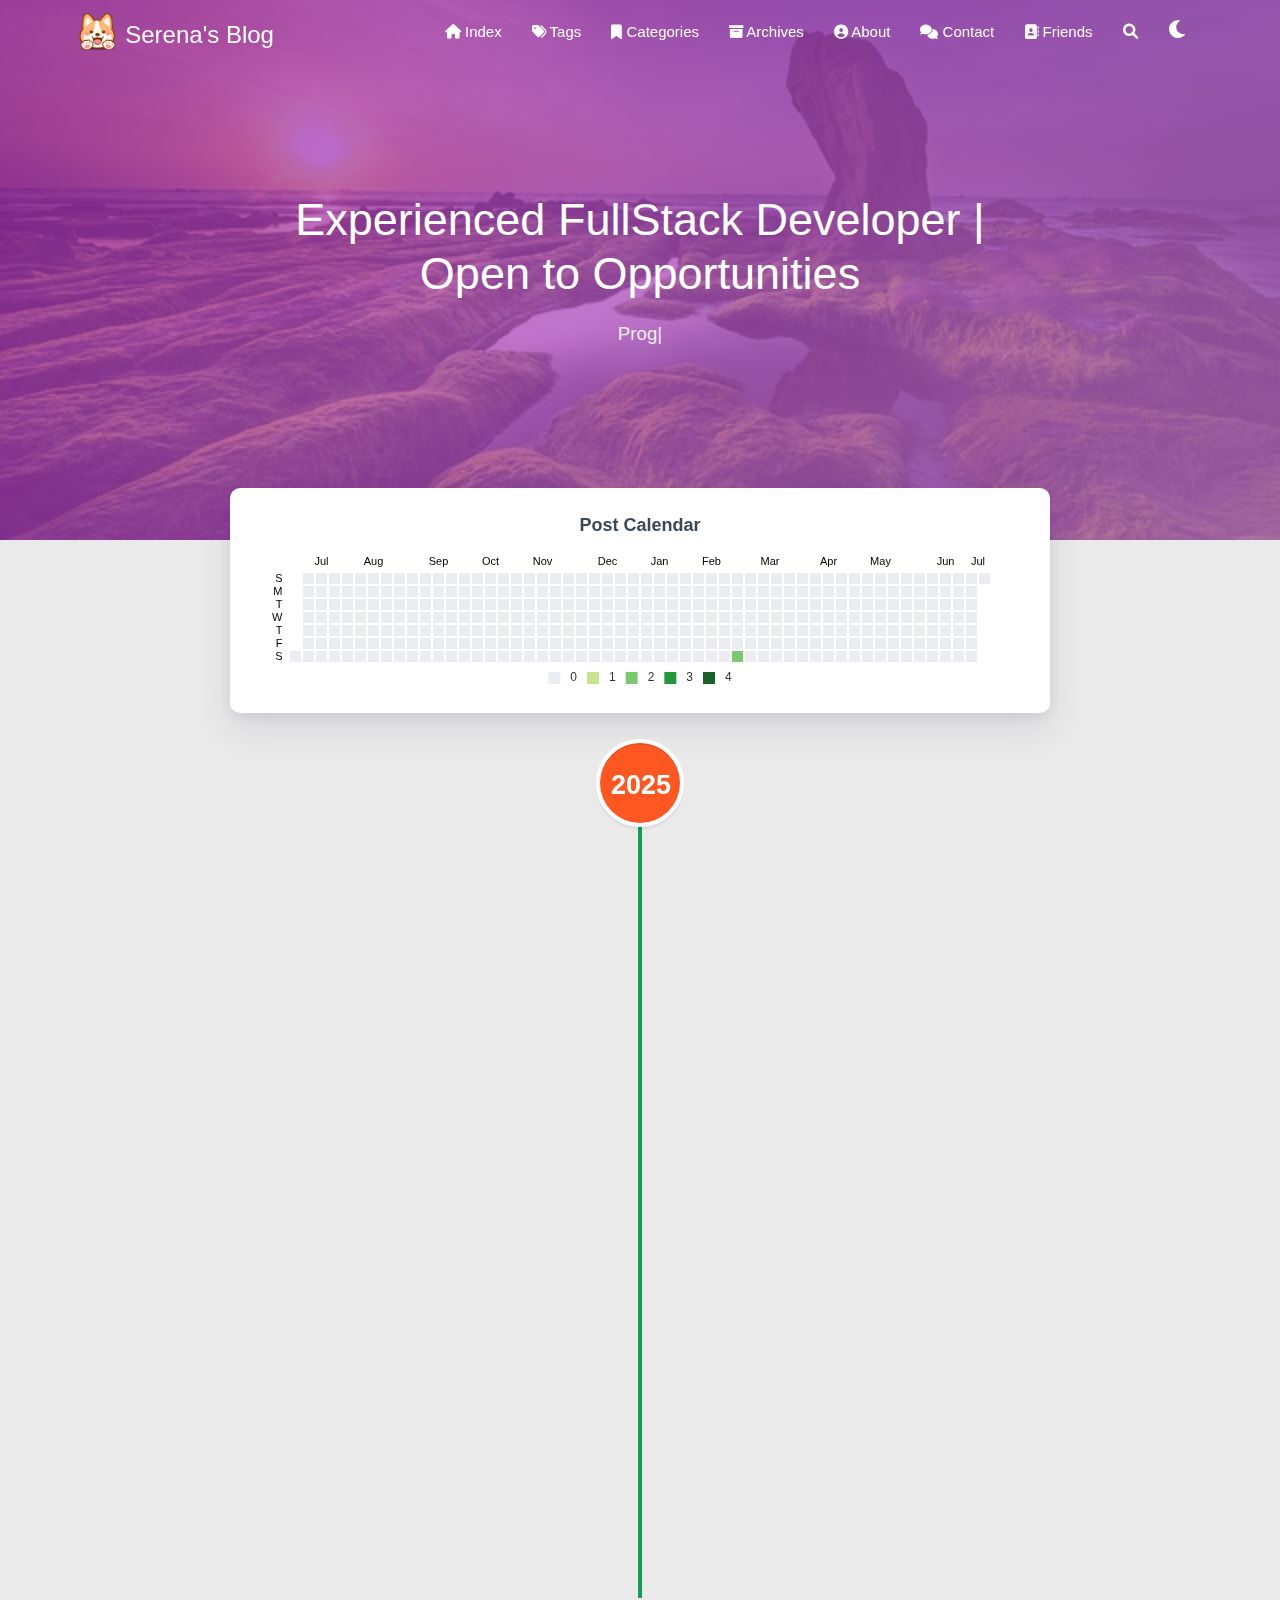
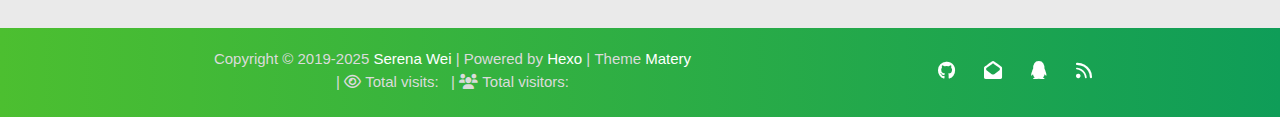
<file: archives/2025/03/index.html>
<!DOCTYPE HTML>
<html lang="en">


<head>
    <meta charset="utf-8">
    <meta name="keywords" content="Archives: 2025/3, Serena&#39;s Blog">
    <meta name="description" content="Serena&#39;s Blog">
    <meta http-equiv="X-UA-Compatible" content="IE=edge">
    <meta name="viewport" content="width=device-width, initial-scale=1.0, user-scalable=no">
    <meta name="renderer" content="webkit|ie-stand|ie-comp">
    <meta name="mobile-web-app-capable" content="yes">
    <meta name="format-detection" content="telephone=no">
    <meta name="apple-mobile-web-app-capable" content="yes">
    <meta name="apple-mobile-web-app-status-bar-style" content="black-translucent">
    <meta name="referrer" content="no-referrer-when-downgrade">
    <!-- Global site tag (gtag.js) - Google Analytics -->


    <title>Archives: 2025/3 | Serena&#39;s Blog</title>
    <link rel="icon" type="image/png" href="/favicon.png">
    


    <!-- bg-cover style     -->



<link rel="stylesheet" type="text/css" href="/libs/awesome/css/all.min.css">
<link rel="stylesheet" type="text/css" href="/libs/materialize/materialize.min.css">
<link rel="stylesheet" type="text/css" href="/libs/aos/aos.css">
<link rel="stylesheet" type="text/css" href="/libs/animate/animate.min.css">
<link rel="stylesheet" type="text/css" href="/libs/lightGallery/css/lightgallery.min.css">
<link rel="stylesheet" type="text/css" href="/css/matery.css">
<link rel="stylesheet" type="text/css" href="/css/my.css">
<link rel="stylesheet" type="text/css" href="/css/dark.css" media="none" onload="if(media!='all')media='all'">




    <link rel="stylesheet" href="/libs/tocbot/tocbot.css">
    <link rel="stylesheet" href="/css/post.css">




    
        <link rel="stylesheet" type="text/css" href="/css/reward.css">
    



    <script src="/libs/jquery/jquery-3.6.0.min.js"></script>

<meta name="generator" content="Hexo 7.3.0"><link rel="stylesheet" href="/css/prism-tomorrow.css" type="text/css"></head>


<body>
    <header class="navbar-fixed">
    <nav id="headNav" class="bg-color nav-transparent">
        <div id="navContainer" class="nav-wrapper container">
            <div class="brand-logo">
                <a href="/" class="waves-effect waves-light">
                    
                    <img src="/medias/logo.png" class="logo-img" alt="LOGO">
                    
                    <span class="logo-span">Serena&#39;s Blog</span>
                </a>
            </div>
            

<a href="#" data-target="mobile-nav" class="sidenav-trigger button-collapse"><i class="fas fa-bars"></i></a>
<ul class="right nav-menu">
  
  <li class="hide-on-med-and-down nav-item">
    
    <a href="/" class="waves-effect waves-light">
      
      <i class="fas fa-home" style="zoom: 0.6;"></i>
      
      <span>Index</span>
    </a>
    
  </li>
  
  <li class="hide-on-med-and-down nav-item">
    
    <a href="/tags" class="waves-effect waves-light">
      
      <i class="fas fa-tags" style="zoom: 0.6;"></i>
      
      <span>Tags</span>
    </a>
    
  </li>
  
  <li class="hide-on-med-and-down nav-item">
    
    <a href="/categories" class="waves-effect waves-light">
      
      <i class="fas fa-bookmark" style="zoom: 0.6;"></i>
      
      <span>Categories</span>
    </a>
    
  </li>
  
  <li class="hide-on-med-and-down nav-item">
    
    <a href="/archives" class="waves-effect waves-light">
      
      <i class="fas fa-archive" style="zoom: 0.6;"></i>
      
      <span>Archives</span>
    </a>
    
  </li>
  
  <li class="hide-on-med-and-down nav-item">
    
    <a href="/about" class="waves-effect waves-light">
      
      <i class="fas fa-user-circle" style="zoom: 0.6;"></i>
      
      <span>About</span>
    </a>
    
  </li>
  
  <li class="hide-on-med-and-down nav-item">
    
    <a href="/contact" class="waves-effect waves-light">
      
      <i class="fas fa-comments" style="zoom: 0.6;"></i>
      
      <span>Contact</span>
    </a>
    
  </li>
  
  <li class="hide-on-med-and-down nav-item">
    
    <a href="/friends" class="waves-effect waves-light">
      
      <i class="fas fa-address-book" style="zoom: 0.6;"></i>
      
      <span>Friends</span>
    </a>
    
  </li>
  
  <li>
    <a href="#searchModal" class="modal-trigger waves-effect waves-light">
      <i id="searchIcon" class="fas fa-search" title="Search" style="zoom: 0.85;"></i>
    </a>
  </li>
  <li>
    <a href="javascript:;" class="waves-effect waves-light" onclick="switchNightMode()" title="深色/浅色模式" >
      <i id="sum-moon-icon" class="fas fa-sun" style="zoom: 0.85;"></i>
    </a>
  </li>
</ul>


<div id="mobile-nav" class="side-nav sidenav">

    <div class="mobile-head bg-color">
        
        <img src="/medias/logo.png" class="logo-img circle responsive-img">
        
        <div class="logo-name">Serena&#39;s Blog</div>
        <div class="logo-desc">
            
            Never really desperate, only the lost of the soul.
            
        </div>
    </div>

    <ul class="menu-list mobile-menu-list">
        
        <li class="m-nav-item">
	  
		<a href="/" class="waves-effect waves-light">
			
			    <i class="fa-fw fas fa-home"></i>
			
			Index
		</a>
          
        </li>
        
        <li class="m-nav-item">
	  
		<a href="/tags" class="waves-effect waves-light">
			
			    <i class="fa-fw fas fa-tags"></i>
			
			Tags
		</a>
          
        </li>
        
        <li class="m-nav-item">
	  
		<a href="/categories" class="waves-effect waves-light">
			
			    <i class="fa-fw fas fa-bookmark"></i>
			
			Categories
		</a>
          
        </li>
        
        <li class="m-nav-item">
	  
		<a href="/archives" class="waves-effect waves-light">
			
			    <i class="fa-fw fas fa-archive"></i>
			
			Archives
		</a>
          
        </li>
        
        <li class="m-nav-item">
	  
		<a href="/about" class="waves-effect waves-light">
			
			    <i class="fa-fw fas fa-user-circle"></i>
			
			About
		</a>
          
        </li>
        
        <li class="m-nav-item">
	  
		<a href="/contact" class="waves-effect waves-light">
			
			    <i class="fa-fw fas fa-comments"></i>
			
			Contact
		</a>
          
        </li>
        
        <li class="m-nav-item">
	  
		<a href="/friends" class="waves-effect waves-light">
			
			    <i class="fa-fw fas fa-address-book"></i>
			
			Friends
		</a>
          
        </li>
        
        
        <li><div class="divider"></div></li>
        <li>
            <a href="https://github.com/blinkfox/hexo-theme-matery" class="waves-effect waves-light" target="_blank">
                <i class="fab fa-github-square fa-fw"></i>Fork Me
            </a>
        </li>
        
    </ul>
</div>


        </div>

        
            <style>
    .nav-transparent .github-corner {
        display: none !important;
    }

    .github-corner {
        position: absolute;
        z-index: 10;
        top: 0;
        right: 0;
        border: 0;
        transform: scale(1.1);
    }

    .github-corner svg {
        color: #0f9d58;
        fill: #fff;
        height: 64px;
        width: 64px;
    }

    .github-corner:hover .octo-arm {
        animation: a 0.56s ease-in-out;
    }

    .github-corner .octo-arm {
        animation: none;
    }

    @keyframes a {
        0%,
        to {
            transform: rotate(0);
        }
        20%,
        60% {
            transform: rotate(-25deg);
        }
        40%,
        80% {
            transform: rotate(10deg);
        }
    }
</style>

<a href="https://github.com/blinkfox/hexo-theme-matery" class="github-corner tooltipped hide-on-med-and-down" target="_blank"
   data-tooltip="Fork Me" data-position="left" data-delay="50">
    <svg viewBox="0 0 250 250" aria-hidden="true">
        <path d="M0,0 L115,115 L130,115 L142,142 L250,250 L250,0 Z"></path>
        <path d="M128.3,109.0 C113.8,99.7 119.0,89.6 119.0,89.6 C122.0,82.7 120.5,78.6 120.5,78.6 C119.2,72.0 123.4,76.3 123.4,76.3 C127.3,80.9 125.5,87.3 125.5,87.3 C122.9,97.6 130.6,101.9 134.4,103.2"
              fill="currentColor" style="transform-origin: 130px 106px;" class="octo-arm"></path>
        <path d="M115.0,115.0 C114.9,115.1 118.7,116.5 119.8,115.4 L133.7,101.6 C136.9,99.2 139.9,98.4 142.2,98.6 C133.8,88.0 127.5,74.4 143.8,58.0 C148.5,53.4 154.0,51.2 159.7,51.0 C160.3,49.4 163.2,43.6 171.4,40.1 C171.4,40.1 176.1,42.5 178.8,56.2 C183.1,58.6 187.2,61.8 190.9,65.4 C194.5,69.0 197.7,73.2 200.1,77.6 C213.8,80.2 216.3,84.9 216.3,84.9 C212.7,93.1 206.9,96.0 205.4,96.6 C205.1,102.4 203.0,107.8 198.3,112.5 C181.9,128.9 168.3,122.5 157.7,114.1 C157.9,116.9 156.7,120.9 152.7,124.9 L141.0,136.5 C139.8,137.7 141.6,141.9 141.8,141.8 Z"
              fill="currentColor" class="octo-body"></path>
    </svg>
</a>
        
    </nav>

</header>

    <div class="bg-cover pd-header about-cover">
    <div class="container">
    <div class="row">
    <div class="col s10 offset-s1 m8 offset-m2 l8 offset-l2">
        <div class="brand">
            <div class="title center-align">
                
                Experienced FullStack Developer | Open to Opportunities
                
            </div>

            <div class="description center-align">
                
                <span id="subtitle"></span>
                <script src="/libs/typed/typed.js"></script>
                <script>
                    var typed = new Typed("#subtitle", {
                        strings: [ 
                            
                                "Programs must be written for people to read, and only incidentally for machines to execute.",
                            
                                "Good code is its own best documentation.",
                            
                        ],
                        startDelay: 300,
                        typeSpeed: 100,
                        loop: true,
                        backSpeed: 50,
                        showCursor: true
                    });
                </script>
                
            </div>
        </div>
    </div>
</div>


<script>
    // 每天切换 banner 图.  Switch banner image every day.
    var bannerUrl = "/medias/banner/" + new Date().getDay() + '.jpg';
    $('.bg-cover').css('background-image', 'url(' + bannerUrl + ')');
</script>
<script>
    
      var bannerUrl = "/medias/featureimages/" + Math.floor(Math.random() * 24) + '.jpg';
    
    $('.bg-cover.about-cover').css('background-image', 'url(' + bannerUrl + ')');

</script>


    </div>
</div>

<main class="content">

    
    <div class="container archive-calendar">
    <div class="card">
        <div id="post-calendar" class="card-content"></div>
    </div>
</div>

<script type="text/javascript" src="/libs/echarts/echarts.min.js"></script>
<script type="text/javascript">
    let myChart = echarts.init(document.getElementById('post-calendar'));

    

    let option = {
        title: {
            top: 0,
            text: 'Post Calendar',
            left: 'center',
            textStyle: {
                color: '#3C4858'
            }
        },
        tooltip: {
            padding: 10,
            backgroundColor: '#555',
            borderColor: '#777',
            borderWidth: 1,
            formatter: function (obj) {
                var value = obj.value;
                return '<div style="font-size: 14px;">' + value[0] + '：' + value[1] + '</div>';
            }
        },
        visualMap: {
            show: true,
            showLabel: true,
            categories: [0, 1, 2, 3, 4],
            calculable: true,
            inRange: {
                symbol: 'rect',
                color: ['#ebedf0', '#c6e48b', '#7bc96f', '#239a3b', '#196127']
            },
            itemWidth: 12,
            itemHeight: 12,
            orient: 'horizontal',
            left: 'center',
            bottom: 0
        },
        calendar: [{
            left: 'center',
            range: ["2024-07-06", "2025-07-06"],
            cellSize: [13, 13],
            splitLine: {
                show: false
            },
            itemStyle: {
                color: '#196127',
                borderColor: '#fff',
                borderWidth: 2
            },
            yearLabel: {
                show: false
            },
            monthLabel: {
                nameMap: 'en',
                fontSize: 11
            },
            dayLabel: {
                formatter: '{start}  1st',
                nameMap: 'en',
                fontSize: 11
            }
        }],
        series: [{
            type: 'heatmap',
            coordinateSystem: 'calendar',
            calendarIndex: 0,
            data: [["2024-07-06", 0], ["2024-07-07", 0], ["2024-07-08", 0], ["2024-07-09", 0], ["2024-07-10", 0], ["2024-07-11", 0], ["2024-07-12", 0], ["2024-07-13", 0], ["2024-07-14", 0], ["2024-07-15", 0], ["2024-07-16", 0], ["2024-07-17", 0], ["2024-07-18", 0], ["2024-07-19", 0], ["2024-07-20", 0], ["2024-07-21", 0], ["2024-07-22", 0], ["2024-07-23", 0], ["2024-07-24", 0], ["2024-07-25", 0], ["2024-07-26", 0], ["2024-07-27", 0], ["2024-07-28", 0], ["2024-07-29", 0], ["2024-07-30", 0], ["2024-07-31", 0], ["2024-08-01", 0], ["2024-08-02", 0], ["2024-08-03", 0], ["2024-08-04", 0], ["2024-08-05", 0], ["2024-08-06", 0], ["2024-08-07", 0], ["2024-08-08", 0], ["2024-08-09", 0], ["2024-08-10", 0], ["2024-08-11", 0], ["2024-08-12", 0], ["2024-08-13", 0], ["2024-08-14", 0], ["2024-08-15", 0], ["2024-08-16", 0], ["2024-08-17", 0], ["2024-08-18", 0], ["2024-08-19", 0], ["2024-08-20", 0], ["2024-08-21", 0], ["2024-08-22", 0], ["2024-08-23", 0], ["2024-08-24", 0], ["2024-08-25", 0], ["2024-08-26", 0], ["2024-08-27", 0], ["2024-08-28", 0], ["2024-08-29", 0], ["2024-08-30", 0], ["2024-08-31", 0], ["2024-09-01", 0], ["2024-09-02", 0], ["2024-09-03", 0], ["2024-09-04", 0], ["2024-09-05", 0], ["2024-09-06", 0], ["2024-09-07", 0], ["2024-09-08", 0], ["2024-09-09", 0], ["2024-09-10", 0], ["2024-09-11", 0], ["2024-09-12", 0], ["2024-09-13", 0], ["2024-09-14", 0], ["2024-09-15", 0], ["2024-09-16", 0], ["2024-09-17", 0], ["2024-09-18", 0], ["2024-09-19", 0], ["2024-09-20", 0], ["2024-09-21", 0], ["2024-09-22", 0], ["2024-09-23", 0], ["2024-09-24", 0], ["2024-09-25", 0], ["2024-09-26", 0], ["2024-09-27", 0], ["2024-09-28", 0], ["2024-09-29", 0], ["2024-09-30", 0], ["2024-10-01", 0], ["2024-10-02", 0], ["2024-10-03", 0], ["2024-10-04", 0], ["2024-10-05", 0], ["2024-10-06", 0], ["2024-10-07", 0], ["2024-10-08", 0], ["2024-10-09", 0], ["2024-10-10", 0], ["2024-10-11", 0], ["2024-10-12", 0], ["2024-10-13", 0], ["2024-10-14", 0], ["2024-10-15", 0], ["2024-10-16", 0], ["2024-10-17", 0], ["2024-10-18", 0], ["2024-10-19", 0], ["2024-10-20", 0], ["2024-10-21", 0], ["2024-10-22", 0], ["2024-10-23", 0], ["2024-10-24", 0], ["2024-10-25", 0], ["2024-10-26", 0], ["2024-10-27", 0], ["2024-10-28", 0], ["2024-10-29", 0], ["2024-10-30", 0], ["2024-10-31", 0], ["2024-11-01", 0], ["2024-11-02", 0], ["2024-11-03", 0], ["2024-11-04", 0], ["2024-11-05", 0], ["2024-11-06", 0], ["2024-11-07", 0], ["2024-11-08", 0], ["2024-11-09", 0], ["2024-11-10", 0], ["2024-11-11", 0], ["2024-11-12", 0], ["2024-11-13", 0], ["2024-11-14", 0], ["2024-11-15", 0], ["2024-11-16", 0], ["2024-11-17", 0], ["2024-11-18", 0], ["2024-11-19", 0], ["2024-11-20", 0], ["2024-11-21", 0], ["2024-11-22", 0], ["2024-11-23", 0], ["2024-11-24", 0], ["2024-11-25", 0], ["2024-11-26", 0], ["2024-11-27", 0], ["2024-11-28", 0], ["2024-11-29", 0], ["2024-11-30", 0], ["2024-12-01", 0], ["2024-12-02", 0], ["2024-12-03", 0], ["2024-12-04", 0], ["2024-12-05", 0], ["2024-12-06", 0], ["2024-12-07", 0], ["2024-12-08", 0], ["2024-12-09", 0], ["2024-12-10", 0], ["2024-12-11", 0], ["2024-12-12", 0], ["2024-12-13", 0], ["2024-12-14", 0], ["2024-12-15", 0], ["2024-12-16", 0], ["2024-12-17", 0], ["2024-12-18", 0], ["2024-12-19", 0], ["2024-12-20", 0], ["2024-12-21", 0], ["2024-12-22", 0], ["2024-12-23", 0], ["2024-12-24", 0], ["2024-12-25", 0], ["2024-12-26", 0], ["2024-12-27", 0], ["2024-12-28", 0], ["2024-12-29", 0], ["2024-12-30", 0], ["2024-12-31", 0], ["2025-01-01", 0], ["2025-01-02", 0], ["2025-01-03", 0], ["2025-01-04", 0], ["2025-01-05", 0], ["2025-01-06", 0], ["2025-01-07", 0], ["2025-01-08", 0], ["2025-01-09", 0], ["2025-01-10", 0], ["2025-01-11", 0], ["2025-01-12", 0], ["2025-01-13", 0], ["2025-01-14", 0], ["2025-01-15", 0], ["2025-01-16", 0], ["2025-01-17", 0], ["2025-01-18", 0], ["2025-01-19", 0], ["2025-01-20", 0], ["2025-01-21", 0], ["2025-01-22", 0], ["2025-01-23", 0], ["2025-01-24", 0], ["2025-01-25", 0], ["2025-01-26", 0], ["2025-01-27", 0], ["2025-01-28", 0], ["2025-01-29", 0], ["2025-01-30", 0], ["2025-01-31", 0], ["2025-02-01", 0], ["2025-02-02", 0], ["2025-02-03", 0], ["2025-02-04", 0], ["2025-02-05", 0], ["2025-02-06", 0], ["2025-02-07", 0], ["2025-02-08", 0], ["2025-02-09", 0], ["2025-02-10", 0], ["2025-02-11", 0], ["2025-02-12", 0], ["2025-02-13", 0], ["2025-02-14", 0], ["2025-02-15", 0], ["2025-02-16", 0], ["2025-02-17", 0], ["2025-02-18", 0], ["2025-02-19", 0], ["2025-02-20", 0], ["2025-02-21", 0], ["2025-02-22", 0], ["2025-02-23", 0], ["2025-02-24", 0], ["2025-02-25", 0], ["2025-02-26", 0], ["2025-02-27", 0], ["2025-02-28", 0], ["2025-03-01", 2], ["2025-03-02", 0], ["2025-03-03", 0], ["2025-03-04", 0], ["2025-03-05", 0], ["2025-03-06", 0], ["2025-03-07", 0], ["2025-03-08", 0], ["2025-03-09", 0], ["2025-03-10", 0], ["2025-03-11", 0], ["2025-03-12", 0], ["2025-03-13", 0], ["2025-03-14", 0], ["2025-03-15", 0], ["2025-03-16", 0], ["2025-03-17", 0], ["2025-03-18", 0], ["2025-03-19", 0], ["2025-03-20", 0], ["2025-03-21", 0], ["2025-03-22", 0], ["2025-03-23", 0], ["2025-03-24", 0], ["2025-03-25", 0], ["2025-03-26", 0], ["2025-03-27", 0], ["2025-03-28", 0], ["2025-03-29", 0], ["2025-03-30", 0], ["2025-03-31", 0], ["2025-04-01", 0], ["2025-04-02", 0], ["2025-04-03", 0], ["2025-04-04", 0], ["2025-04-05", 0], ["2025-04-06", 0], ["2025-04-07", 0], ["2025-04-08", 0], ["2025-04-09", 0], ["2025-04-10", 0], ["2025-04-11", 0], ["2025-04-12", 0], ["2025-04-13", 0], ["2025-04-14", 0], ["2025-04-15", 0], ["2025-04-16", 0], ["2025-04-17", 0], ["2025-04-18", 0], ["2025-04-19", 0], ["2025-04-20", 0], ["2025-04-21", 0], ["2025-04-22", 0], ["2025-04-23", 0], ["2025-04-24", 0], ["2025-04-25", 0], ["2025-04-26", 0], ["2025-04-27", 0], ["2025-04-28", 0], ["2025-04-29", 0], ["2025-04-30", 0], ["2025-05-01", 0], ["2025-05-02", 0], ["2025-05-03", 0], ["2025-05-04", 0], ["2025-05-05", 0], ["2025-05-06", 0], ["2025-05-07", 0], ["2025-05-08", 0], ["2025-05-09", 0], ["2025-05-10", 0], ["2025-05-11", 0], ["2025-05-12", 0], ["2025-05-13", 0], ["2025-05-14", 0], ["2025-05-15", 0], ["2025-05-16", 0], ["2025-05-17", 0], ["2025-05-18", 0], ["2025-05-19", 0], ["2025-05-20", 0], ["2025-05-21", 0], ["2025-05-22", 0], ["2025-05-23", 0], ["2025-05-24", 0], ["2025-05-25", 0], ["2025-05-26", 0], ["2025-05-27", 0], ["2025-05-28", 0], ["2025-05-29", 0], ["2025-05-30", 0], ["2025-05-31", 0], ["2025-06-01", 0], ["2025-06-02", 0], ["2025-06-03", 0], ["2025-06-04", 0], ["2025-06-05", 0], ["2025-06-06", 0], ["2025-06-07", 0], ["2025-06-08", 0], ["2025-06-09", 0], ["2025-06-10", 0], ["2025-06-11", 0], ["2025-06-12", 0], ["2025-06-13", 0], ["2025-06-14", 0], ["2025-06-15", 0], ["2025-06-16", 0], ["2025-06-17", 0], ["2025-06-18", 0], ["2025-06-19", 0], ["2025-06-20", 0], ["2025-06-21", 0], ["2025-06-22", 0], ["2025-06-23", 0], ["2025-06-24", 0], ["2025-06-25", 0], ["2025-06-26", 0], ["2025-06-27", 0], ["2025-06-28", 0], ["2025-06-29", 0], ["2025-06-30", 0], ["2025-07-01", 0], ["2025-07-02", 0], ["2025-07-03", 0], ["2025-07-04", 0], ["2025-07-05", 0], ["2025-07-06", 0]]
        }]

    };

    myChart.setOption(option);
</script>

    

    

    <div id="cd-timeline" class="container">
        
        <div class="cd-timeline-block">

            
            
            
            <div class="cd-timeline-img year" data-aos="zoom-in-up">
                <a href="/archives/2025">2025</a>
            </div>
            

            
            
            
            <div class="cd-timeline-img month" data-aos="zoom-in-up">
                <a href="/archives/2025/03">03</a>
            </div>
            

            
            <div class="cd-timeline-img day" data-aos="zoom-in-up">
                <span>01</span>
            </div>
            <article class="cd-timeline-content" data-aos="fade-up">
                <div class="article col s12 m6">
                    <div class="card">
                        <a href="/2025/03/01/test-my-site/">
                            <div class="card-image">
                                
                                
                                <img src="/medias/featureimages/5.jpg" class="responsive-img" alt="test_my_site">
                                
                                <span class="card-title">test_my_site</span>
                            </div>
                        </a>
                        <div class="card-content article-content">
                            <div class="summary block-with-text">
                                
                                    
                                
                            </div>
                            <div class="publish-info">
                                <span class="publish-date">
                                    <i class="far fa-clock fa-fw icon-date"></i>2025-03-01
                                </span>
                                <span class="publish-author">
                                    
                                    <i class="fas fa-user fa-fw"></i>
                                    Serena Wei
                                    
                                </span>
                            </div>
                        </div>

                        
                    </div>
                </div>
            </article>
        </div>
        
        <div class="cd-timeline-block">

            
            

            
            

            
            <div class="cd-timeline-img day" data-aos="zoom-in-up">
                <span>01</span>
            </div>
            <article class="cd-timeline-content" data-aos="fade-up">
                <div class="article col s12 m6">
                    <div class="card">
                        <a href="/2025/03/01/hello-world/">
                            <div class="card-image">
                                
                                
                                <img src="/medias/featureimages/12.jpg" class="responsive-img" alt="Hello World">
                                
                                <span class="card-title">Hello World</span>
                            </div>
                        </a>
                        <div class="card-content article-content">
                            <div class="summary block-with-text">
                                
                                    Welcome to Hexo! This is your very first post. Check documentation for more info. If you get any problems when using Hex
                                
                            </div>
                            <div class="publish-info">
                                <span class="publish-date">
                                    <i class="far fa-clock fa-fw icon-date"></i>2025-03-01
                                </span>
                                <span class="publish-author">
                                    
                                    <i class="fas fa-user fa-fw"></i>
                                    Serena Wei
                                    
                                </span>
                            </div>
                        </div>

                        
                    </div>
                </div>
            </article>
        </div>
        
    </div>

</main>




    <footer class="page-footer bg-color">
    

    <div class="container row center-align"
         style="margin-bottom: 0px !important;">
        <div class="col s12 m8 l8 copy-right">
            Copyright&nbsp;&copy;
            
                <span id="year">2019-2025</span>
            
            <a href="/about" target="_blank">Serena Wei</a>
            |&nbsp;Powered by&nbsp;<a href="https://hexo.io/" target="_blank">Hexo</a>
            |&nbsp;Theme&nbsp;<a href="https://github.com/blinkfox/hexo-theme-matery" target="_blank">Matery</a>
            
            <br>
            
            
            
                
            
            
                <span id="busuanzi_container_site_pv">
                &nbsp;|&nbsp;<i class="far fa-eye"></i>&nbsp;Total visits:&nbsp;
                    <span id="busuanzi_value_site_pv" class="white-color"></span>
            </span>
            
            
                <span id="busuanzi_container_site_uv">
                &nbsp;|&nbsp;<i class="fas fa-users"></i>&nbsp;Total visitors:&nbsp;
                    <span id="busuanzi_value_site_uv" class="white-color"></span>
            </span>
            
            <br>

            <!-- 运行天数提醒. -->
            
            <br>
            
        </div>
        <div class="col s12 m4 l4 social-link social-statis">
    <a href="https://github.com/blinkfox" class="tooltipped" target="_blank" data-tooltip="访问我的GitHub" data-position="top" data-delay="50">
        <i class="fab fa-github"></i>
    </a>



    <a href="mailto:1181062873@qq.com" class="tooltipped" target="_blank" data-tooltip="邮件联系我" data-position="top" data-delay="50">
        <i class="fas fa-envelope-open"></i>
    </a>







    <a href="tencent://AddContact/?fromId=50&fromSubId=1&subcmd=all&uin=1181062873" class="tooltipped" target="_blank" data-tooltip="QQ联系我: 1181062873" data-position="top" data-delay="50">
        <i class="fab fa-qq"></i>
    </a>







    <a href="/atom.xml" class="tooltipped" target="_blank" data-tooltip="RSS 订阅" data-position="top" data-delay="50">
        <i class="fas fa-rss"></i>
    </a>

</div>
    </div>
</footer>

<div class="progress-bar"></div>


    <!-- 搜索遮罩框 -->
<div id="searchModal" class="modal">
    <div class="modal-content">
        <div class="search-header">
            <span class="title"><i class="fas fa-search"></i>&nbsp;&nbsp;Search</span>
            <input type="search" id="searchInput" name="s" placeholder="Please enter a search keyword"
                   class="search-input">
        </div>
        <div id="searchResult"></div>
    </div>
</div>

<script type="text/javascript">
$(function () {
    var searchFunc = function (path, search_id, content_id) {
        'use strict';
        $.ajax({
            url: path,
            dataType: "xml",
            success: function (xmlResponse) {
                // get the contents from search data
                var datas = $("entry", xmlResponse).map(function () {
                    return {
                        title: $("title", this).text(),
                        content: $("content", this).text(),
                        url: $("url", this).text()
                    };
                }).get();
                var $input = document.getElementById(search_id);
                var $resultContent = document.getElementById(content_id);
                $input.addEventListener('input', function () {
                    var str = '<ul class=\"search-result-list\">';
                    var keywords = this.value.trim().toLowerCase().split(/[\s\-]+/);
                    $resultContent.innerHTML = "";
                    if (this.value.trim().length <= 0) {
                        return;
                    }
                    // perform local searching
                    datas.forEach(function (data) {
                        var isMatch = true;
                        var data_title = data.title.trim().toLowerCase();
                        var data_content = data.content.trim().replace(/<[^>]+>/g, "").toLowerCase();
                        var data_url = data.url;
                        data_url = data_url.indexOf('/') === 0 ? data.url : '/' + data_url;
                        var index_title = -1;
                        var index_content = -1;
                        var first_occur = -1;
                        // only match artiles with not empty titles and contents
                        if (data_title !== '' && data_content !== '') {
                            keywords.forEach(function (keyword, i) {
                                index_title = data_title.indexOf(keyword);
                                index_content = data_content.indexOf(keyword);
                                if (index_title < 0 && index_content < 0) {
                                    isMatch = false;
                                } else {
                                    if (index_content < 0) {
                                        index_content = 0;
                                    }
                                    if (i === 0) {
                                        first_occur = index_content;
                                    }
                                }
                            });
                        }
                        // show search results
                        if (isMatch) {
                            str += "<li><a href='" + data_url + "' class='search-result-title'>" + data_title + "</a>";
                            var content = data.content.trim().replace(/<[^>]+>/g, "");
                            if (first_occur >= 0) {
                                // cut out 100 characters
                                var start = first_occur - 20;
                                var end = first_occur + 80;
                                if (start < 0) {
                                    start = 0;
                                }
                                if (start === 0) {
                                    end = 100;
                                }
                                if (end > content.length) {
                                    end = content.length;
                                }
                                var match_content = content.substr(start, end);
                                // highlight all keywords
                                keywords.forEach(function (keyword) {
                                    var regS = new RegExp(keyword, "gi");
                                    match_content = match_content.replace(regS, "<em class=\"search-keyword\">" + keyword + "</em>");
                                });

                                str += "<p class=\"search-result\">" + match_content + "...</p>"
                            }
                            str += "</li>";
                        }
                    });
                    str += "</ul>";
                    $resultContent.innerHTML = str;
                });
            }
        });
    };

    searchFunc('/search.xml', 'searchInput', 'searchResult');
});
</script>

    <!-- 白天和黑夜主题 -->
<div class="stars-con">
    <div id="stars"></div>
    <div id="stars2"></div>
    <div id="stars3"></div>  
</div>

<script>
    function switchNightMode() {
        $('<div class="Cuteen_DarkSky"><div class="Cuteen_DarkPlanet"></div></div>').appendTo($('body')),
        setTimeout(function () {
            $('body').hasClass('DarkMode') 
            ? ($('body').removeClass('DarkMode'), localStorage.setItem('isDark', '0'), $('#sum-moon-icon').removeClass("fa-sun").addClass('fa-moon')) 
            : ($('body').addClass('DarkMode'), localStorage.setItem('isDark', '1'), $('#sum-moon-icon').addClass("fa-sun").removeClass('fa-moon')),
            
            setTimeout(function () {
            $('.Cuteen_DarkSky').fadeOut(1e3, function () {
                $(this).remove()
            })
            }, 2e3)
        })
    }
</script>

    <!-- 回到顶部按钮 -->
<div id="backTop" class="top-scroll">
    <a class="btn-floating btn-large waves-effect waves-light" href="#!">
        <i class="fas fa-arrow-up"></i>
    </a>
</div>


    <script src="/libs/materialize/materialize.min.js"></script>
    <script src="/libs/masonry/masonry.pkgd.min.js"></script>
    <script src="/libs/aos/aos.js"></script>
    <script src="/libs/scrollprogress/scrollProgress.min.js"></script>
    <script src="/libs/lightGallery/js/lightgallery-all.min.js"></script>
    <script src="/js/matery.js"></script>

    

    
    
    

    <!-- 雪花特效 -->
    

    <!-- 鼠标星星特效 -->
    

     
        <script src="https://ssl.captcha.qq.com/TCaptcha.js"></script>
        <script src="/libs/others/TencentCaptcha.js"></script>
        <button id="TencentCaptcha" data-appid="xxxxxxxxxx" data-cbfn="callback" type="button" hidden></button>
    

    <!-- Baidu Analytics -->

    <!-- Baidu Push -->

<script>
    (function () {
        var bp = document.createElement('script');
        var curProtocol = window.location.protocol.split(':')[0];
        if (curProtocol === 'https') {
            bp.src = 'https://zz.bdstatic.com/linksubmit/push.js';
        } else {
            bp.src = 'http://push.zhanzhang.baidu.com/push.js';
        }
        var s = document.getElementsByTagName("script")[0];
        s.parentNode.insertBefore(bp, s);
    })();
</script>

    
    <script src="/libs/others/clicklove.js" async="async"></script>
    
    
    <script async src="/libs/others/busuanzi.pure.mini.js"></script>
    

    

    

    <!--腾讯兔小巢-->
    
    

    

    

    
    <script src="/libs/instantpage/instantpage.js" type="module"></script>
    

</body>

</html>
</file>
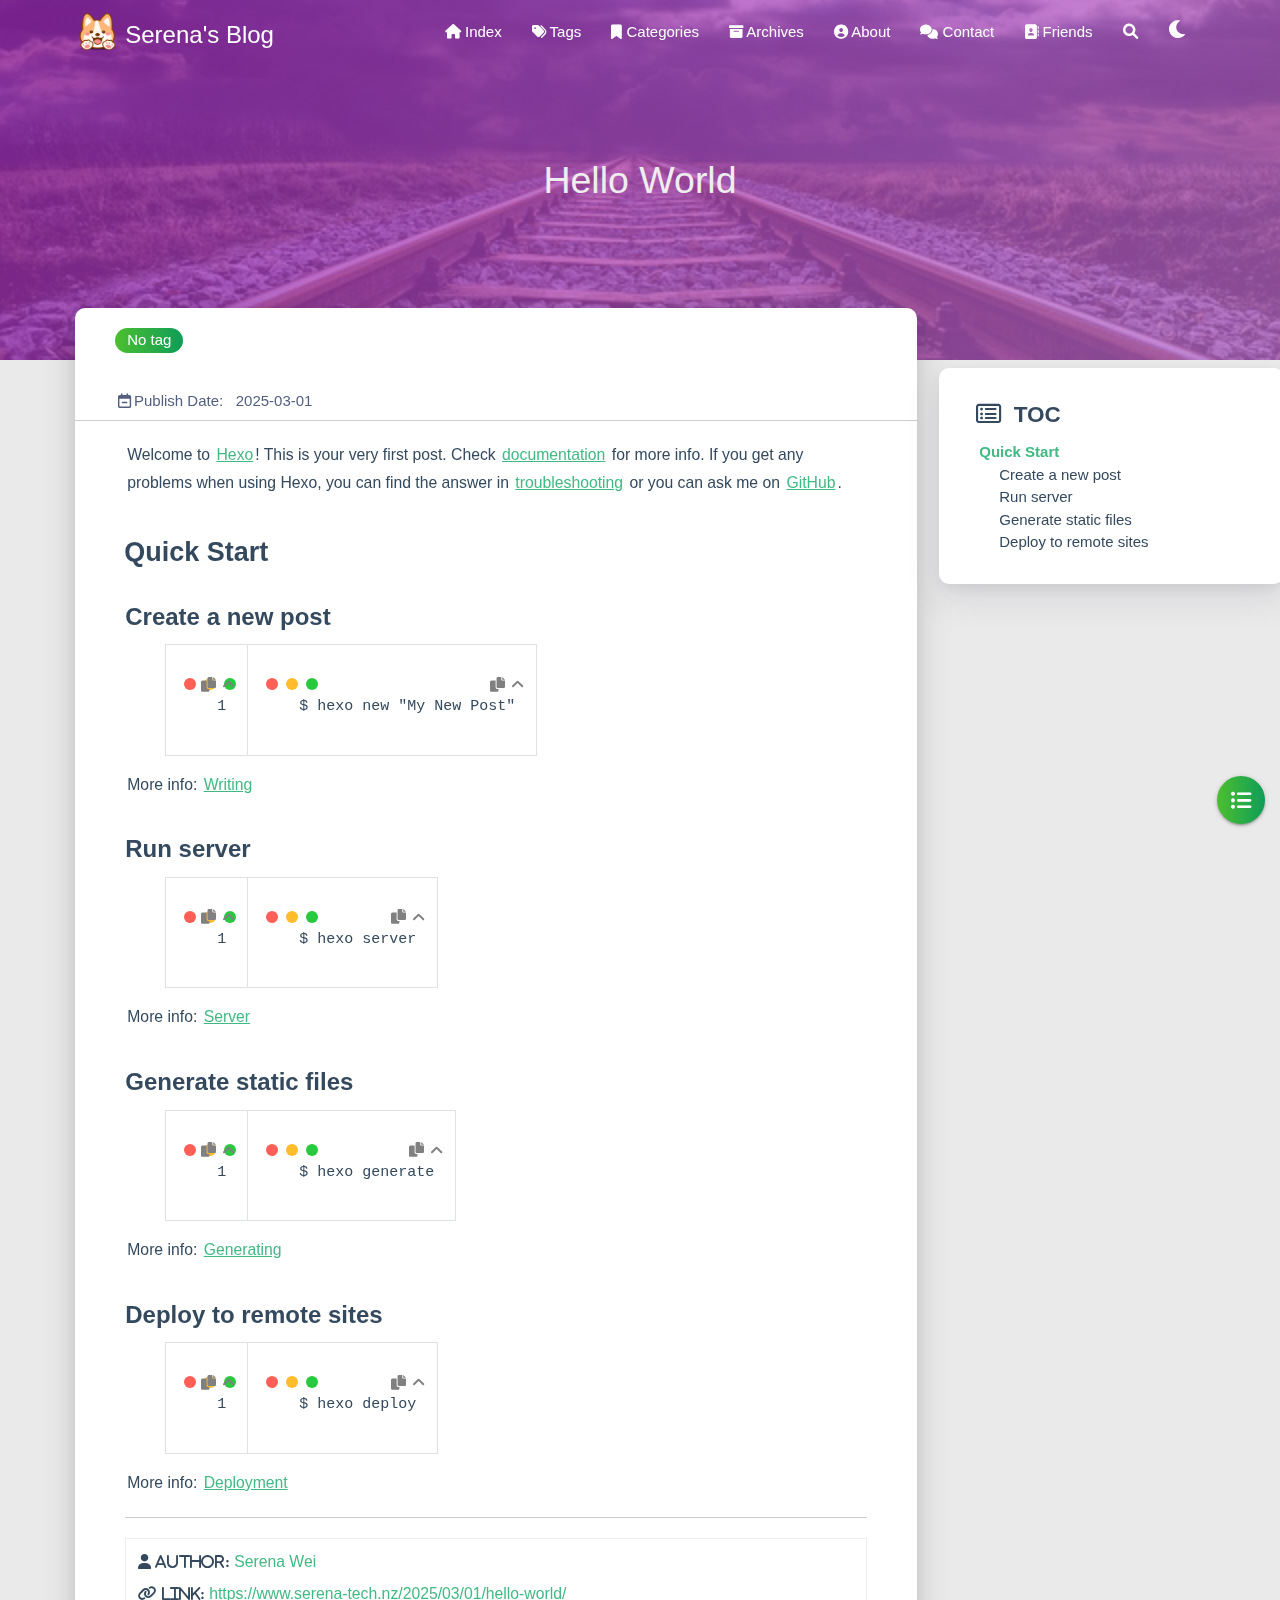
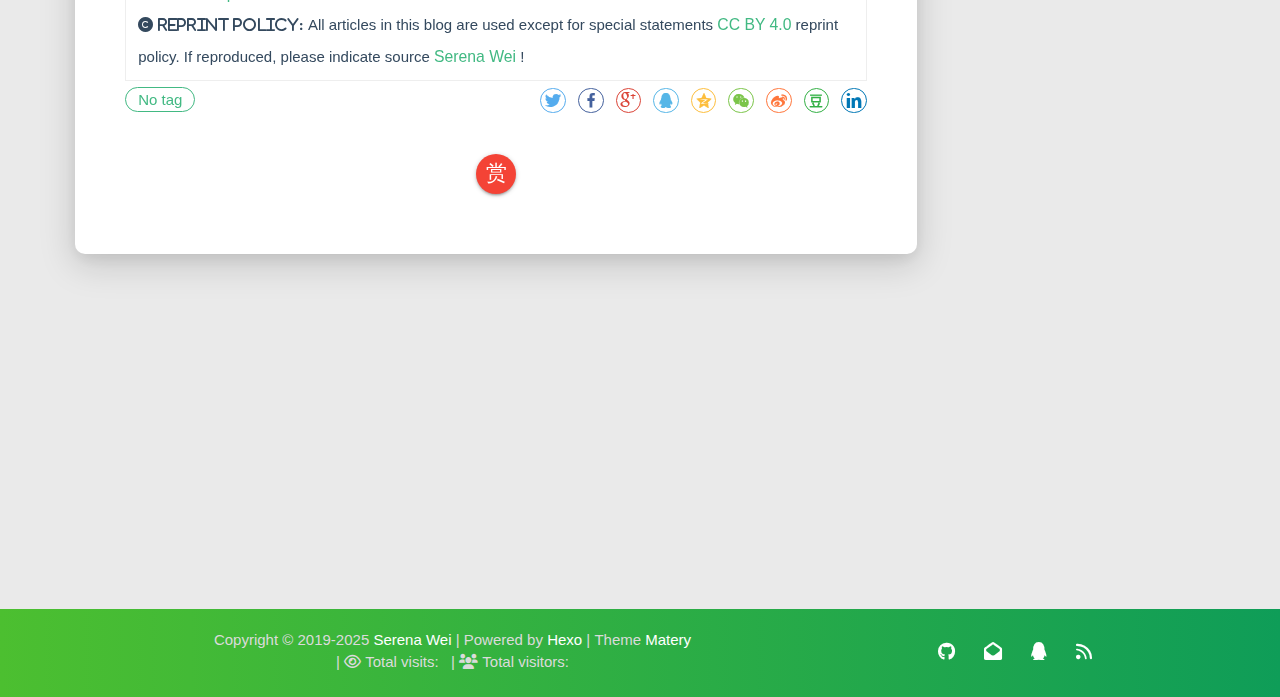
<file: 2025/03/01/hello-world/index.html>
<!DOCTYPE HTML>
<html lang="en">


<head>
    <meta charset="utf-8">
    <meta name="keywords" content="Hello World, Serena&#39;s Blog">
    <meta name="description" content="Welcome to Hexo! This is your very first post. Check documentation for more info. If you get any problems when using Hex">
    <meta http-equiv="X-UA-Compatible" content="IE=edge">
    <meta name="viewport" content="width=device-width, initial-scale=1.0, user-scalable=no">
    <meta name="renderer" content="webkit|ie-stand|ie-comp">
    <meta name="mobile-web-app-capable" content="yes">
    <meta name="format-detection" content="telephone=no">
    <meta name="apple-mobile-web-app-capable" content="yes">
    <meta name="apple-mobile-web-app-status-bar-style" content="black-translucent">
    <meta name="referrer" content="no-referrer-when-downgrade">
    <!-- Global site tag (gtag.js) - Google Analytics -->


    <title>Hello World | Serena&#39;s Blog</title>
    <link rel="icon" type="image/png" href="/favicon.png">
    


    <!-- bg-cover style     -->



<link rel="stylesheet" type="text/css" href="/libs/awesome/css/all.min.css">
<link rel="stylesheet" type="text/css" href="/libs/materialize/materialize.min.css">
<link rel="stylesheet" type="text/css" href="/libs/aos/aos.css">
<link rel="stylesheet" type="text/css" href="/libs/animate/animate.min.css">
<link rel="stylesheet" type="text/css" href="/libs/lightGallery/css/lightgallery.min.css">
<link rel="stylesheet" type="text/css" href="/css/matery.css">
<link rel="stylesheet" type="text/css" href="/css/my.css">
<link rel="stylesheet" type="text/css" href="/css/dark.css" media="none" onload="if(media!='all')media='all'">




    <link rel="stylesheet" href="/libs/tocbot/tocbot.css">
    <link rel="stylesheet" href="/css/post.css">




    
        <link rel="stylesheet" type="text/css" href="/css/reward.css">
    



    <script src="/libs/jquery/jquery-3.6.0.min.js"></script>

<meta name="generator" content="Hexo 7.3.0"><link rel="stylesheet" href="/css/prism-tomorrow.css" type="text/css"></head>


<body>
    <header class="navbar-fixed">
    <nav id="headNav" class="bg-color nav-transparent">
        <div id="navContainer" class="nav-wrapper container">
            <div class="brand-logo">
                <a href="/" class="waves-effect waves-light">
                    
                    <img src="/medias/logo.png" class="logo-img" alt="LOGO">
                    
                    <span class="logo-span">Serena&#39;s Blog</span>
                </a>
            </div>
            

<a href="#" data-target="mobile-nav" class="sidenav-trigger button-collapse"><i class="fas fa-bars"></i></a>
<ul class="right nav-menu">
  
  <li class="hide-on-med-and-down nav-item">
    
    <a href="/" class="waves-effect waves-light">
      
      <i class="fas fa-home" style="zoom: 0.6;"></i>
      
      <span>Index</span>
    </a>
    
  </li>
  
  <li class="hide-on-med-and-down nav-item">
    
    <a href="/tags" class="waves-effect waves-light">
      
      <i class="fas fa-tags" style="zoom: 0.6;"></i>
      
      <span>Tags</span>
    </a>
    
  </li>
  
  <li class="hide-on-med-and-down nav-item">
    
    <a href="/categories" class="waves-effect waves-light">
      
      <i class="fas fa-bookmark" style="zoom: 0.6;"></i>
      
      <span>Categories</span>
    </a>
    
  </li>
  
  <li class="hide-on-med-and-down nav-item">
    
    <a href="/archives" class="waves-effect waves-light">
      
      <i class="fas fa-archive" style="zoom: 0.6;"></i>
      
      <span>Archives</span>
    </a>
    
  </li>
  
  <li class="hide-on-med-and-down nav-item">
    
    <a href="/about" class="waves-effect waves-light">
      
      <i class="fas fa-user-circle" style="zoom: 0.6;"></i>
      
      <span>About</span>
    </a>
    
  </li>
  
  <li class="hide-on-med-and-down nav-item">
    
    <a href="/contact" class="waves-effect waves-light">
      
      <i class="fas fa-comments" style="zoom: 0.6;"></i>
      
      <span>Contact</span>
    </a>
    
  </li>
  
  <li class="hide-on-med-and-down nav-item">
    
    <a href="/friends" class="waves-effect waves-light">
      
      <i class="fas fa-address-book" style="zoom: 0.6;"></i>
      
      <span>Friends</span>
    </a>
    
  </li>
  
  <li>
    <a href="#searchModal" class="modal-trigger waves-effect waves-light">
      <i id="searchIcon" class="fas fa-search" title="Search" style="zoom: 0.85;"></i>
    </a>
  </li>
  <li>
    <a href="javascript:;" class="waves-effect waves-light" onclick="switchNightMode()" title="深色/浅色模式" >
      <i id="sum-moon-icon" class="fas fa-sun" style="zoom: 0.85;"></i>
    </a>
  </li>
</ul>


<div id="mobile-nav" class="side-nav sidenav">

    <div class="mobile-head bg-color">
        
        <img src="/medias/logo.png" class="logo-img circle responsive-img">
        
        <div class="logo-name">Serena&#39;s Blog</div>
        <div class="logo-desc">
            
            Never really desperate, only the lost of the soul.
            
        </div>
    </div>

    <ul class="menu-list mobile-menu-list">
        
        <li class="m-nav-item">
	  
		<a href="/" class="waves-effect waves-light">
			
			    <i class="fa-fw fas fa-home"></i>
			
			Index
		</a>
          
        </li>
        
        <li class="m-nav-item">
	  
		<a href="/tags" class="waves-effect waves-light">
			
			    <i class="fa-fw fas fa-tags"></i>
			
			Tags
		</a>
          
        </li>
        
        <li class="m-nav-item">
	  
		<a href="/categories" class="waves-effect waves-light">
			
			    <i class="fa-fw fas fa-bookmark"></i>
			
			Categories
		</a>
          
        </li>
        
        <li class="m-nav-item">
	  
		<a href="/archives" class="waves-effect waves-light">
			
			    <i class="fa-fw fas fa-archive"></i>
			
			Archives
		</a>
          
        </li>
        
        <li class="m-nav-item">
	  
		<a href="/about" class="waves-effect waves-light">
			
			    <i class="fa-fw fas fa-user-circle"></i>
			
			About
		</a>
          
        </li>
        
        <li class="m-nav-item">
	  
		<a href="/contact" class="waves-effect waves-light">
			
			    <i class="fa-fw fas fa-comments"></i>
			
			Contact
		</a>
          
        </li>
        
        <li class="m-nav-item">
	  
		<a href="/friends" class="waves-effect waves-light">
			
			    <i class="fa-fw fas fa-address-book"></i>
			
			Friends
		</a>
          
        </li>
        
        
        <li><div class="divider"></div></li>
        <li>
            <a href="https://github.com/blinkfox/hexo-theme-matery" class="waves-effect waves-light" target="_blank">
                <i class="fab fa-github-square fa-fw"></i>Fork Me
            </a>
        </li>
        
    </ul>
</div>


        </div>

        
            <style>
    .nav-transparent .github-corner {
        display: none !important;
    }

    .github-corner {
        position: absolute;
        z-index: 10;
        top: 0;
        right: 0;
        border: 0;
        transform: scale(1.1);
    }

    .github-corner svg {
        color: #0f9d58;
        fill: #fff;
        height: 64px;
        width: 64px;
    }

    .github-corner:hover .octo-arm {
        animation: a 0.56s ease-in-out;
    }

    .github-corner .octo-arm {
        animation: none;
    }

    @keyframes a {
        0%,
        to {
            transform: rotate(0);
        }
        20%,
        60% {
            transform: rotate(-25deg);
        }
        40%,
        80% {
            transform: rotate(10deg);
        }
    }
</style>

<a href="https://github.com/blinkfox/hexo-theme-matery" class="github-corner tooltipped hide-on-med-and-down" target="_blank"
   data-tooltip="Fork Me" data-position="left" data-delay="50">
    <svg viewBox="0 0 250 250" aria-hidden="true">
        <path d="M0,0 L115,115 L130,115 L142,142 L250,250 L250,0 Z"></path>
        <path d="M128.3,109.0 C113.8,99.7 119.0,89.6 119.0,89.6 C122.0,82.7 120.5,78.6 120.5,78.6 C119.2,72.0 123.4,76.3 123.4,76.3 C127.3,80.9 125.5,87.3 125.5,87.3 C122.9,97.6 130.6,101.9 134.4,103.2"
              fill="currentColor" style="transform-origin: 130px 106px;" class="octo-arm"></path>
        <path d="M115.0,115.0 C114.9,115.1 118.7,116.5 119.8,115.4 L133.7,101.6 C136.9,99.2 139.9,98.4 142.2,98.6 C133.8,88.0 127.5,74.4 143.8,58.0 C148.5,53.4 154.0,51.2 159.7,51.0 C160.3,49.4 163.2,43.6 171.4,40.1 C171.4,40.1 176.1,42.5 178.8,56.2 C183.1,58.6 187.2,61.8 190.9,65.4 C194.5,69.0 197.7,73.2 200.1,77.6 C213.8,80.2 216.3,84.9 216.3,84.9 C212.7,93.1 206.9,96.0 205.4,96.6 C205.1,102.4 203.0,107.8 198.3,112.5 C181.9,128.9 168.3,122.5 157.7,114.1 C157.9,116.9 156.7,120.9 152.7,124.9 L141.0,136.5 C139.8,137.7 141.6,141.9 141.8,141.8 Z"
              fill="currentColor" class="octo-body"></path>
    </svg>
</a>
        
    </nav>

</header>

    



<div class="bg-cover pd-header post-cover" style="background-image: url('/medias/featureimages/12.jpg')">
    <div class="container" style="right: 0px;left: 0px;">
        <div class="row">
            <div class="col s12 m12 l12">
                <div class="brand">
                    <h1 class="description center-align post-title">Hello World</h1>
                </div>
            </div>
        </div>
    </div>
</div>




<main class="post-container content">

    
    <div class="row">
    <div id="main-content" class="col s12 m12 l9">
        <!-- 文章内容详情 -->
<div id="artDetail">
    <div class="card">
        <div class="card-content article-info">
            <div class="row tag-cate">
                <div class="col s7">
                    
                          <div class="article-tag">
                            <span class="chip bg-color">No tag</span>
                          </div>
                    
                </div>
                <div class="col s5 right-align">
                    
                </div>
            </div>

            <div class="post-info">
                
                <div class="post-date info-break-policy">
                    <i class="far fa-calendar-minus fa-fw"></i>Publish Date:&nbsp;&nbsp;
                    2025-03-01
                </div>
                

                

                

                

                
            </div>
        </div>
        <hr class="clearfix">

        

        

        <div class="card-content article-card-content">
            <div id="articleContent">
                <p>Welcome to <a target="_blank" rel="noopener" href="https://hexo.io/">Hexo</a>! This is your very first post. Check <a target="_blank" rel="noopener" href="https://hexo.io/docs/">documentation</a> for more info. If you get any problems when using Hexo, you can find the answer in <a target="_blank" rel="noopener" href="https://hexo.io/docs/troubleshooting.html">troubleshooting</a> or you can ask me on <a target="_blank" rel="noopener" href="https://github.com/hexojs/hexo/issues">GitHub</a>.</p>
<h2 id="Quick-Start"><a href="#Quick-Start" class="headerlink" title="Quick Start"></a>Quick Start</h2><h3 id="Create-a-new-post"><a href="#Create-a-new-post" class="headerlink" title="Create a new post"></a>Create a new post</h3><figure class="highlight bash"><table><tr><td class="gutter"><pre><span class="line">1</span><br></pre></td><td class="code"><pre><span class="line">$ hexo new <span class="string">&quot;My New Post&quot;</span></span><br></pre></td></tr></table></figure>

<p>More info: <a target="_blank" rel="noopener" href="https://hexo.io/docs/writing.html">Writing</a></p>
<h3 id="Run-server"><a href="#Run-server" class="headerlink" title="Run server"></a>Run server</h3><figure class="highlight bash"><table><tr><td class="gutter"><pre><span class="line">1</span><br></pre></td><td class="code"><pre><span class="line">$ hexo server</span><br></pre></td></tr></table></figure>

<p>More info: <a target="_blank" rel="noopener" href="https://hexo.io/docs/server.html">Server</a></p>
<h3 id="Generate-static-files"><a href="#Generate-static-files" class="headerlink" title="Generate static files"></a>Generate static files</h3><figure class="highlight bash"><table><tr><td class="gutter"><pre><span class="line">1</span><br></pre></td><td class="code"><pre><span class="line">$ hexo generate</span><br></pre></td></tr></table></figure>

<p>More info: <a target="_blank" rel="noopener" href="https://hexo.io/docs/generating.html">Generating</a></p>
<h3 id="Deploy-to-remote-sites"><a href="#Deploy-to-remote-sites" class="headerlink" title="Deploy to remote sites"></a>Deploy to remote sites</h3><figure class="highlight bash"><table><tr><td class="gutter"><pre><span class="line">1</span><br></pre></td><td class="code"><pre><span class="line">$ hexo deploy</span><br></pre></td></tr></table></figure>

<p>More info: <a target="_blank" rel="noopener" href="https://hexo.io/docs/one-command-deployment.html">Deployment</a></p>

                
            </div>
            <hr/>

            

    <div class="reprint" id="reprint-statement">
        
            <div class="reprint__author">
                <span class="reprint-meta" style="font-weight: bold;">
                    <i class="fas fa-user">
                        Author:
                    </i>
                </span>
                <span class="reprint-info">
                    <a href="/about" rel="external nofollow noreferrer">Serena Wei</a>
                </span>
            </div>
            <div class="reprint__type">
                <span class="reprint-meta" style="font-weight: bold;">
                    <i class="fas fa-link">
                        Link:
                    </i>
                </span>
                <span class="reprint-info">
                    <a href="https://www.serena-tech.nz/2025/03/01/hello-world/">https://www.serena-tech.nz/2025/03/01/hello-world/</a>
                </span>
            </div>
            <div class="reprint__notice">
                <span class="reprint-meta" style="font-weight: bold;">
                    <i class="fas fa-copyright">
                        Reprint policy:
                    </i>
                </span>
                <span class="reprint-info">
                    All articles in this blog are used except for special statements
                    <a href="https://creativecommons.org/licenses/by/4.0/deed.zh" rel="external nofollow noreferrer" target="_blank">CC BY 4.0</a>
                    reprint policy. If reproduced, please indicate source
                    <a href="/about" target="_blank">Serena Wei</a>
                    !
                </span>
            </div>
        
    </div>

    <script async defer>
      document.addEventListener("copy", function (e) {
        let toastHTML = '<span>Copied successfully, please follow the reprint policy of this article</span><button class="btn-flat toast-action" onclick="navToReprintStatement()" style="font-size: smaller">more</a>';
        M.toast({html: toastHTML})
      });

      function navToReprintStatement() {
        $("html, body").animate({scrollTop: $("#reprint-statement").offset().top - 80}, 800);
      }
    </script>



            <div class="tag_share" style="display: block;">
                <div class="post-meta__tag-list" style="display: inline-block;">
                    
                        <div class="article-tag">
                            <span class="chip bg-color">No tag</span>
                        </div>
                    
                </div>
                <div class="post_share" style="zoom: 80%; width: fit-content; display: inline-block; float: right; margin: -0.15rem 0;">
                    <link rel="stylesheet" type="text/css" href="/libs/share/css/share.min.css">
<div id="article-share">

    
    <div class="social-share" data-sites="twitter,facebook,google,qq,qzone,wechat,weibo,douban,linkedin" data-wechat-qrcode-helper="<p>微信扫一扫即可分享！</p>"></div>
    <script src="/libs/share/js/social-share.min.js"></script>
    

    

</div>

                </div>
            </div>
            
                <div id="reward">
    <a href="#rewardModal" class="reward-link modal-trigger btn-floating btn-medium waves-effect waves-light red">赏</a>

    <!-- Modal Structure -->
    <div id="rewardModal" class="modal">
        <div class="modal-content">
            <a class="close modal-close"><i class="fas fa-times"></i></a>
            <h4 class="reward-title">你的赏识是我前进的动力</h4>
            <div class="reward-content">
                <div class="reward-tabs">
                    <ul class="tabs row">
                        <li class="tab col s6 alipay-tab waves-effect waves-light"><a href="#alipay">支付宝</a></li>
                        <li class="tab col s6 wechat-tab waves-effect waves-light"><a href="#wechat">微 信</a></li>
                    </ul>
                    <div id="alipay">
                        <img src="/medias/reward/alipay.jpg" class="reward-img" alt="支付宝打赏二维码">
                    </div>
                    <div id="wechat">
                        <img src="/medias/reward/wechat.png" class="reward-img" alt="微信打赏二维码">
                    </div>
                </div>
            </div>
        </div>
    </div>
</div>

<script>
    $(function () {
        $('.tabs').tabs();
    });
</script>

            
        </div>
    </div>

    

    

    

    

    

    

    

    

    

<article id="prenext-posts" class="prev-next articles">
    <div class="row article-row">
        
        <div class="article col s12 m6" data-aos="fade-up">
            <div class="article-badge left-badge text-color">
                <i class="fas fa-chevron-left"></i>&nbsp;Previous</div>
            <div class="card">
                <a href="/2025/03/01/test-my-site/">
                    <div class="card-image">
                        
                        
                        <img src="/medias/featureimages/5.jpg" class="responsive-img" alt="test_my_site">
                        
                        <span class="card-title">test_my_site</span>
                    </div>
                </a>
                <div class="card-content article-content">
                    <div class="summary block-with-text">
                        
                            
                        
                    </div>
                    <div class="publish-info">
                        <span class="publish-date">
                            <i class="far fa-clock fa-fw icon-date"></i>2025-03-01
                        </span>
                        <span class="publish-author">
                            
                            <i class="fas fa-user fa-fw"></i>
                            Serena Wei
                            
                        </span>
                    </div>
                </div>
                
            </div>
        </div>
        
        
        <div class="article col s12 m6" data-aos="fade-up">
            <div class="article-badge right-badge text-color">
                Current&nbsp;<i class="far fa-dot-circle"></i>
            </div>
            <div class="card">
                <a href="/2025/03/01/hello-world/">
                    <div class="card-image">
                        
                        
                        <img src="/medias/featureimages/12.jpg" class="responsive-img" alt="Hello World">
                        
                        <span class="card-title">Hello World</span>
                    </div>
                </a>
                <div class="card-content article-content">
                    <div class="summary block-with-text">
                        
                            
                        
                    </div>
                    <div class="publish-info">
                            <span class="publish-date">
                                <i class="far fa-clock fa-fw icon-date"></i>2025-03-01
                            </span>
                        <span class="publish-author">
                            
                            <i class="fas fa-user fa-fw"></i>
                            Serena Wei
                            
                        </span>
                    </div>
                </div>

                
            </div>
        </div>
        
    </div>
</article>

</div>



<!-- 代码块功能依赖 -->
<script type="text/javascript" src="/libs/codeBlock/codeBlockFuction.js"></script>



<!-- 代码语言 -->

<script type="text/javascript" src="/libs/codeBlock/codeLang.js"></script>


<!-- 代码块复制 -->

<script type="text/javascript" src="/libs/codeBlock/codeCopy.js"></script>


<!-- 代码块收缩 -->

<script type="text/javascript" src="/libs/codeBlock/codeShrink.js"></script>



    </div>
    <div id="toc-aside" class="expanded col l3 hide-on-med-and-down">
        <div class="toc-widget card" style="background-color: white;">
            <div class="toc-title"><i class="far fa-list-alt"></i>&nbsp;&nbsp;TOC</div>
            <div id="toc-content"></div>
        </div>
    </div>
</div>

<!-- TOC 悬浮按钮. -->

<div id="floating-toc-btn" class="hide-on-med-and-down">
    <a class="btn-floating btn-large bg-color">
        <i class="fas fa-list-ul"></i>
    </a>
</div>


<script src="/libs/tocbot/tocbot.min.js"></script>
<script>
    $(function () {
        tocbot.init({
            tocSelector: '#toc-content',
            contentSelector: '#articleContent',
            headingsOffset: -($(window).height() * 0.4 - 45),
            collapseDepth: Number('0'),
            headingSelector: 'h2, h3, h4'
        });

        // Set scroll toc fixed.
        let tocHeight = parseInt($(window).height() * 0.4 - 64);
        let $tocWidget = $('.toc-widget');
        $(window).scroll(function () {
            let scroll = $(window).scrollTop();
            /* add post toc fixed. */
            if (scroll > tocHeight) {
                $tocWidget.addClass('toc-fixed');
            } else {
                $tocWidget.removeClass('toc-fixed');
            }
        });

        
        /* 修复文章卡片 div 的宽度. */
        let fixPostCardWidth = function (srcId, targetId) {
            let srcDiv = $('#' + srcId);
            if (srcDiv.length === 0) {
                return;
            }

            let w = srcDiv.width();
            if (w >= 450) {
                w = w + 21;
            } else if (w >= 350 && w < 450) {
                w = w + 18;
            } else if (w >= 300 && w < 350) {
                w = w + 16;
            } else {
                w = w + 14;
            }
            $('#' + targetId).width(w);
        };

        // 切换TOC目录展开收缩的相关操作.
        const expandedClass = 'expanded';
        let $tocAside = $('#toc-aside');
        let $mainContent = $('#main-content');
        $('#floating-toc-btn .btn-floating').click(function () {
            if ($tocAside.hasClass(expandedClass)) {
                $tocAside.removeClass(expandedClass).hide();
                $mainContent.removeClass('l9');
            } else {
                $tocAside.addClass(expandedClass).show();
                $mainContent.addClass('l9');
            }
            fixPostCardWidth('artDetail', 'prenext-posts');
        });
        
    });
</script>

    

</main>




    <footer class="page-footer bg-color">
    

    <div class="container row center-align"
         style="margin-bottom: 0px !important;">
        <div class="col s12 m8 l8 copy-right">
            Copyright&nbsp;&copy;
            
                <span id="year">2019-2025</span>
            
            <a href="/about" target="_blank">Serena Wei</a>
            |&nbsp;Powered by&nbsp;<a href="https://hexo.io/" target="_blank">Hexo</a>
            |&nbsp;Theme&nbsp;<a href="https://github.com/blinkfox/hexo-theme-matery" target="_blank">Matery</a>
            
            <br>
            
            
            
                
            
            
                <span id="busuanzi_container_site_pv">
                &nbsp;|&nbsp;<i class="far fa-eye"></i>&nbsp;Total visits:&nbsp;
                    <span id="busuanzi_value_site_pv" class="white-color"></span>
            </span>
            
            
                <span id="busuanzi_container_site_uv">
                &nbsp;|&nbsp;<i class="fas fa-users"></i>&nbsp;Total visitors:&nbsp;
                    <span id="busuanzi_value_site_uv" class="white-color"></span>
            </span>
            
            <br>

            <!-- 运行天数提醒. -->
            
            <br>
            
        </div>
        <div class="col s12 m4 l4 social-link social-statis">
    <a href="https://github.com/blinkfox" class="tooltipped" target="_blank" data-tooltip="访问我的GitHub" data-position="top" data-delay="50">
        <i class="fab fa-github"></i>
    </a>



    <a href="mailto:1181062873@qq.com" class="tooltipped" target="_blank" data-tooltip="邮件联系我" data-position="top" data-delay="50">
        <i class="fas fa-envelope-open"></i>
    </a>







    <a href="tencent://AddContact/?fromId=50&fromSubId=1&subcmd=all&uin=1181062873" class="tooltipped" target="_blank" data-tooltip="QQ联系我: 1181062873" data-position="top" data-delay="50">
        <i class="fab fa-qq"></i>
    </a>







    <a href="/atom.xml" class="tooltipped" target="_blank" data-tooltip="RSS 订阅" data-position="top" data-delay="50">
        <i class="fas fa-rss"></i>
    </a>

</div>
    </div>
</footer>

<div class="progress-bar"></div>


    <!-- 搜索遮罩框 -->
<div id="searchModal" class="modal">
    <div class="modal-content">
        <div class="search-header">
            <span class="title"><i class="fas fa-search"></i>&nbsp;&nbsp;Search</span>
            <input type="search" id="searchInput" name="s" placeholder="Please enter a search keyword"
                   class="search-input">
        </div>
        <div id="searchResult"></div>
    </div>
</div>

<script type="text/javascript">
$(function () {
    var searchFunc = function (path, search_id, content_id) {
        'use strict';
        $.ajax({
            url: path,
            dataType: "xml",
            success: function (xmlResponse) {
                // get the contents from search data
                var datas = $("entry", xmlResponse).map(function () {
                    return {
                        title: $("title", this).text(),
                        content: $("content", this).text(),
                        url: $("url", this).text()
                    };
                }).get();
                var $input = document.getElementById(search_id);
                var $resultContent = document.getElementById(content_id);
                $input.addEventListener('input', function () {
                    var str = '<ul class=\"search-result-list\">';
                    var keywords = this.value.trim().toLowerCase().split(/[\s\-]+/);
                    $resultContent.innerHTML = "";
                    if (this.value.trim().length <= 0) {
                        return;
                    }
                    // perform local searching
                    datas.forEach(function (data) {
                        var isMatch = true;
                        var data_title = data.title.trim().toLowerCase();
                        var data_content = data.content.trim().replace(/<[^>]+>/g, "").toLowerCase();
                        var data_url = data.url;
                        data_url = data_url.indexOf('/') === 0 ? data.url : '/' + data_url;
                        var index_title = -1;
                        var index_content = -1;
                        var first_occur = -1;
                        // only match artiles with not empty titles and contents
                        if (data_title !== '' && data_content !== '') {
                            keywords.forEach(function (keyword, i) {
                                index_title = data_title.indexOf(keyword);
                                index_content = data_content.indexOf(keyword);
                                if (index_title < 0 && index_content < 0) {
                                    isMatch = false;
                                } else {
                                    if (index_content < 0) {
                                        index_content = 0;
                                    }
                                    if (i === 0) {
                                        first_occur = index_content;
                                    }
                                }
                            });
                        }
                        // show search results
                        if (isMatch) {
                            str += "<li><a href='" + data_url + "' class='search-result-title'>" + data_title + "</a>";
                            var content = data.content.trim().replace(/<[^>]+>/g, "");
                            if (first_occur >= 0) {
                                // cut out 100 characters
                                var start = first_occur - 20;
                                var end = first_occur + 80;
                                if (start < 0) {
                                    start = 0;
                                }
                                if (start === 0) {
                                    end = 100;
                                }
                                if (end > content.length) {
                                    end = content.length;
                                }
                                var match_content = content.substr(start, end);
                                // highlight all keywords
                                keywords.forEach(function (keyword) {
                                    var regS = new RegExp(keyword, "gi");
                                    match_content = match_content.replace(regS, "<em class=\"search-keyword\">" + keyword + "</em>");
                                });

                                str += "<p class=\"search-result\">" + match_content + "...</p>"
                            }
                            str += "</li>";
                        }
                    });
                    str += "</ul>";
                    $resultContent.innerHTML = str;
                });
            }
        });
    };

    searchFunc('/search.xml', 'searchInput', 'searchResult');
});
</script>

    <!-- 白天和黑夜主题 -->
<div class="stars-con">
    <div id="stars"></div>
    <div id="stars2"></div>
    <div id="stars3"></div>  
</div>

<script>
    function switchNightMode() {
        $('<div class="Cuteen_DarkSky"><div class="Cuteen_DarkPlanet"></div></div>').appendTo($('body')),
        setTimeout(function () {
            $('body').hasClass('DarkMode') 
            ? ($('body').removeClass('DarkMode'), localStorage.setItem('isDark', '0'), $('#sum-moon-icon').removeClass("fa-sun").addClass('fa-moon')) 
            : ($('body').addClass('DarkMode'), localStorage.setItem('isDark', '1'), $('#sum-moon-icon').addClass("fa-sun").removeClass('fa-moon')),
            
            setTimeout(function () {
            $('.Cuteen_DarkSky').fadeOut(1e3, function () {
                $(this).remove()
            })
            }, 2e3)
        })
    }
</script>

    <!-- 回到顶部按钮 -->
<div id="backTop" class="top-scroll">
    <a class="btn-floating btn-large waves-effect waves-light" href="#!">
        <i class="fas fa-arrow-up"></i>
    </a>
</div>


    <script src="/libs/materialize/materialize.min.js"></script>
    <script src="/libs/masonry/masonry.pkgd.min.js"></script>
    <script src="/libs/aos/aos.js"></script>
    <script src="/libs/scrollprogress/scrollProgress.min.js"></script>
    <script src="/libs/lightGallery/js/lightgallery-all.min.js"></script>
    <script src="/js/matery.js"></script>

    

    
    
    

    <!-- 雪花特效 -->
    

    <!-- 鼠标星星特效 -->
    

     
        <script src="https://ssl.captcha.qq.com/TCaptcha.js"></script>
        <script src="/libs/others/TencentCaptcha.js"></script>
        <button id="TencentCaptcha" data-appid="xxxxxxxxxx" data-cbfn="callback" type="button" hidden></button>
    

    <!-- Baidu Analytics -->

    <!-- Baidu Push -->

<script>
    (function () {
        var bp = document.createElement('script');
        var curProtocol = window.location.protocol.split(':')[0];
        if (curProtocol === 'https') {
            bp.src = 'https://zz.bdstatic.com/linksubmit/push.js';
        } else {
            bp.src = 'http://push.zhanzhang.baidu.com/push.js';
        }
        var s = document.getElementsByTagName("script")[0];
        s.parentNode.insertBefore(bp, s);
    })();
</script>

    
    <script src="/libs/others/clicklove.js" async="async"></script>
    
    
    <script async src="/libs/others/busuanzi.pure.mini.js"></script>
    

    

    

    <!--腾讯兔小巢-->
    
    

    

    

    
    <script src="/libs/instantpage/instantpage.js" type="module"></script>
    

</body>

</html>
</file>
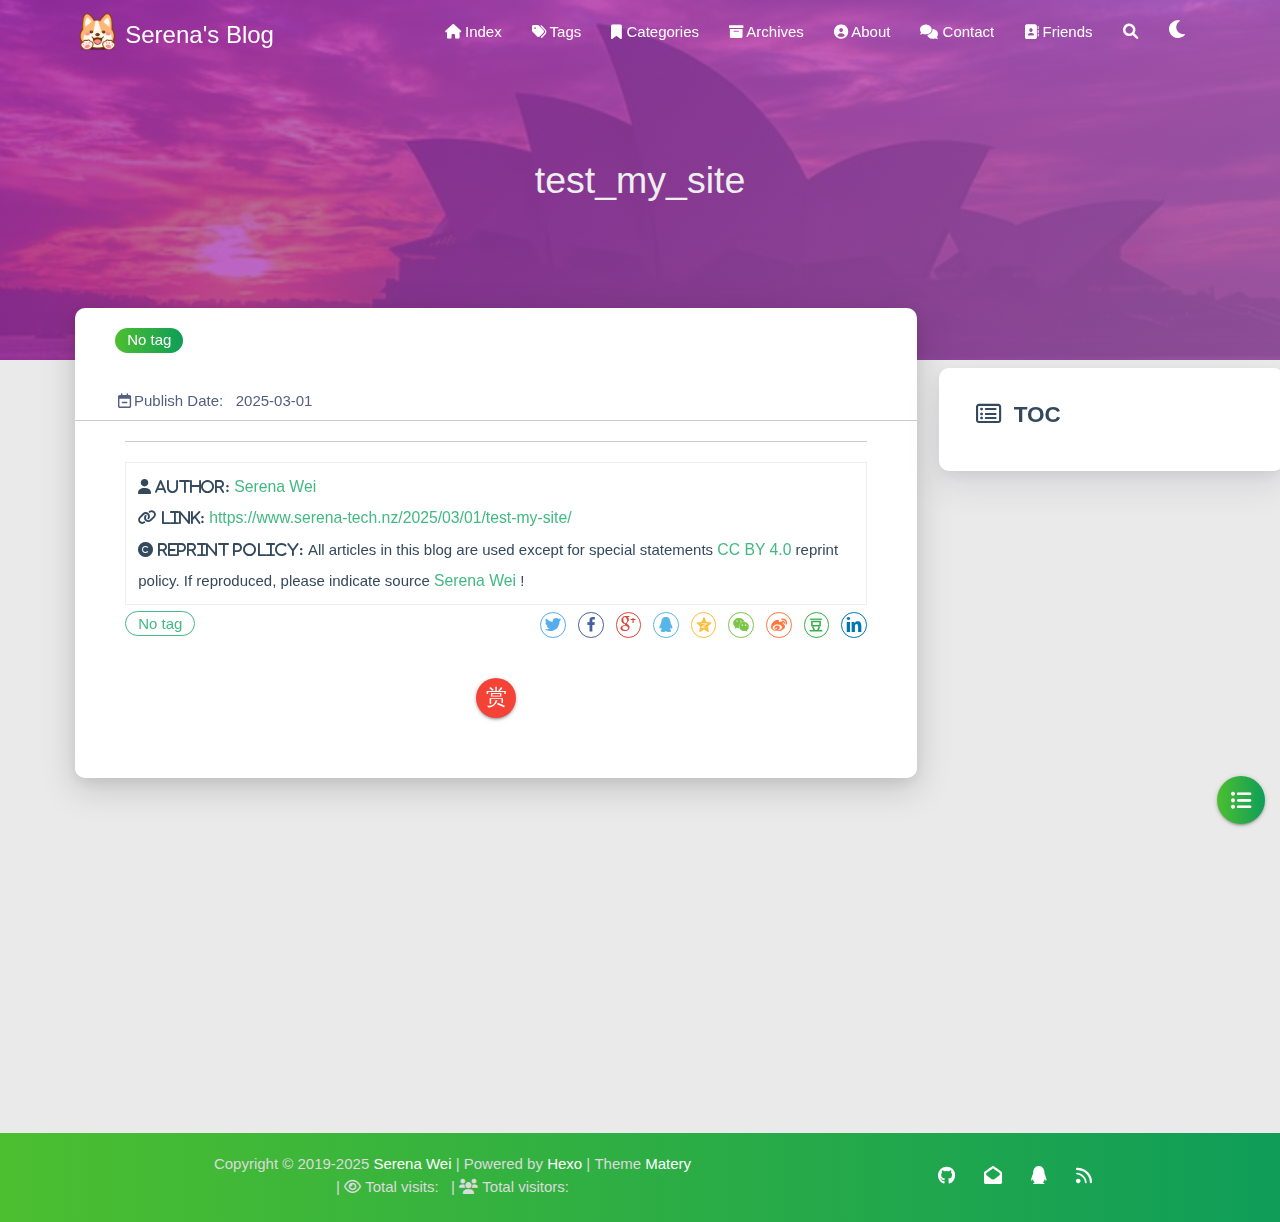
<file: 2025/03/01/test-my-site/index.html>
<!DOCTYPE HTML>
<html lang="en">


<head>
    <meta charset="utf-8">
    <meta name="keywords" content="test_my_site, Serena&#39;s Blog">
    <meta name="description" content="">
    <meta http-equiv="X-UA-Compatible" content="IE=edge">
    <meta name="viewport" content="width=device-width, initial-scale=1.0, user-scalable=no">
    <meta name="renderer" content="webkit|ie-stand|ie-comp">
    <meta name="mobile-web-app-capable" content="yes">
    <meta name="format-detection" content="telephone=no">
    <meta name="apple-mobile-web-app-capable" content="yes">
    <meta name="apple-mobile-web-app-status-bar-style" content="black-translucent">
    <meta name="referrer" content="no-referrer-when-downgrade">
    <!-- Global site tag (gtag.js) - Google Analytics -->


    <title>test_my_site | Serena&#39;s Blog</title>
    <link rel="icon" type="image/png" href="/favicon.png">
    


    <!-- bg-cover style     -->



<link rel="stylesheet" type="text/css" href="/libs/awesome/css/all.min.css">
<link rel="stylesheet" type="text/css" href="/libs/materialize/materialize.min.css">
<link rel="stylesheet" type="text/css" href="/libs/aos/aos.css">
<link rel="stylesheet" type="text/css" href="/libs/animate/animate.min.css">
<link rel="stylesheet" type="text/css" href="/libs/lightGallery/css/lightgallery.min.css">
<link rel="stylesheet" type="text/css" href="/css/matery.css">
<link rel="stylesheet" type="text/css" href="/css/my.css">
<link rel="stylesheet" type="text/css" href="/css/dark.css" media="none" onload="if(media!='all')media='all'">




    <link rel="stylesheet" href="/libs/tocbot/tocbot.css">
    <link rel="stylesheet" href="/css/post.css">




    
        <link rel="stylesheet" type="text/css" href="/css/reward.css">
    



    <script src="/libs/jquery/jquery-3.6.0.min.js"></script>

<meta name="generator" content="Hexo 7.3.0"><link rel="stylesheet" href="/css/prism-tomorrow.css" type="text/css"></head>


<body>
    <header class="navbar-fixed">
    <nav id="headNav" class="bg-color nav-transparent">
        <div id="navContainer" class="nav-wrapper container">
            <div class="brand-logo">
                <a href="/" class="waves-effect waves-light">
                    
                    <img src="/medias/logo.png" class="logo-img" alt="LOGO">
                    
                    <span class="logo-span">Serena&#39;s Blog</span>
                </a>
            </div>
            

<a href="#" data-target="mobile-nav" class="sidenav-trigger button-collapse"><i class="fas fa-bars"></i></a>
<ul class="right nav-menu">
  
  <li class="hide-on-med-and-down nav-item">
    
    <a href="/" class="waves-effect waves-light">
      
      <i class="fas fa-home" style="zoom: 0.6;"></i>
      
      <span>Index</span>
    </a>
    
  </li>
  
  <li class="hide-on-med-and-down nav-item">
    
    <a href="/tags" class="waves-effect waves-light">
      
      <i class="fas fa-tags" style="zoom: 0.6;"></i>
      
      <span>Tags</span>
    </a>
    
  </li>
  
  <li class="hide-on-med-and-down nav-item">
    
    <a href="/categories" class="waves-effect waves-light">
      
      <i class="fas fa-bookmark" style="zoom: 0.6;"></i>
      
      <span>Categories</span>
    </a>
    
  </li>
  
  <li class="hide-on-med-and-down nav-item">
    
    <a href="/archives" class="waves-effect waves-light">
      
      <i class="fas fa-archive" style="zoom: 0.6;"></i>
      
      <span>Archives</span>
    </a>
    
  </li>
  
  <li class="hide-on-med-and-down nav-item">
    
    <a href="/about" class="waves-effect waves-light">
      
      <i class="fas fa-user-circle" style="zoom: 0.6;"></i>
      
      <span>About</span>
    </a>
    
  </li>
  
  <li class="hide-on-med-and-down nav-item">
    
    <a href="/contact" class="waves-effect waves-light">
      
      <i class="fas fa-comments" style="zoom: 0.6;"></i>
      
      <span>Contact</span>
    </a>
    
  </li>
  
  <li class="hide-on-med-and-down nav-item">
    
    <a href="/friends" class="waves-effect waves-light">
      
      <i class="fas fa-address-book" style="zoom: 0.6;"></i>
      
      <span>Friends</span>
    </a>
    
  </li>
  
  <li>
    <a href="#searchModal" class="modal-trigger waves-effect waves-light">
      <i id="searchIcon" class="fas fa-search" title="Search" style="zoom: 0.85;"></i>
    </a>
  </li>
  <li>
    <a href="javascript:;" class="waves-effect waves-light" onclick="switchNightMode()" title="深色/浅色模式" >
      <i id="sum-moon-icon" class="fas fa-sun" style="zoom: 0.85;"></i>
    </a>
  </li>
</ul>


<div id="mobile-nav" class="side-nav sidenav">

    <div class="mobile-head bg-color">
        
        <img src="/medias/logo.png" class="logo-img circle responsive-img">
        
        <div class="logo-name">Serena&#39;s Blog</div>
        <div class="logo-desc">
            
            Never really desperate, only the lost of the soul.
            
        </div>
    </div>

    <ul class="menu-list mobile-menu-list">
        
        <li class="m-nav-item">
	  
		<a href="/" class="waves-effect waves-light">
			
			    <i class="fa-fw fas fa-home"></i>
			
			Index
		</a>
          
        </li>
        
        <li class="m-nav-item">
	  
		<a href="/tags" class="waves-effect waves-light">
			
			    <i class="fa-fw fas fa-tags"></i>
			
			Tags
		</a>
          
        </li>
        
        <li class="m-nav-item">
	  
		<a href="/categories" class="waves-effect waves-light">
			
			    <i class="fa-fw fas fa-bookmark"></i>
			
			Categories
		</a>
          
        </li>
        
        <li class="m-nav-item">
	  
		<a href="/archives" class="waves-effect waves-light">
			
			    <i class="fa-fw fas fa-archive"></i>
			
			Archives
		</a>
          
        </li>
        
        <li class="m-nav-item">
	  
		<a href="/about" class="waves-effect waves-light">
			
			    <i class="fa-fw fas fa-user-circle"></i>
			
			About
		</a>
          
        </li>
        
        <li class="m-nav-item">
	  
		<a href="/contact" class="waves-effect waves-light">
			
			    <i class="fa-fw fas fa-comments"></i>
			
			Contact
		</a>
          
        </li>
        
        <li class="m-nav-item">
	  
		<a href="/friends" class="waves-effect waves-light">
			
			    <i class="fa-fw fas fa-address-book"></i>
			
			Friends
		</a>
          
        </li>
        
        
        <li><div class="divider"></div></li>
        <li>
            <a href="https://github.com/blinkfox/hexo-theme-matery" class="waves-effect waves-light" target="_blank">
                <i class="fab fa-github-square fa-fw"></i>Fork Me
            </a>
        </li>
        
    </ul>
</div>


        </div>

        
            <style>
    .nav-transparent .github-corner {
        display: none !important;
    }

    .github-corner {
        position: absolute;
        z-index: 10;
        top: 0;
        right: 0;
        border: 0;
        transform: scale(1.1);
    }

    .github-corner svg {
        color: #0f9d58;
        fill: #fff;
        height: 64px;
        width: 64px;
    }

    .github-corner:hover .octo-arm {
        animation: a 0.56s ease-in-out;
    }

    .github-corner .octo-arm {
        animation: none;
    }

    @keyframes a {
        0%,
        to {
            transform: rotate(0);
        }
        20%,
        60% {
            transform: rotate(-25deg);
        }
        40%,
        80% {
            transform: rotate(10deg);
        }
    }
</style>

<a href="https://github.com/blinkfox/hexo-theme-matery" class="github-corner tooltipped hide-on-med-and-down" target="_blank"
   data-tooltip="Fork Me" data-position="left" data-delay="50">
    <svg viewBox="0 0 250 250" aria-hidden="true">
        <path d="M0,0 L115,115 L130,115 L142,142 L250,250 L250,0 Z"></path>
        <path d="M128.3,109.0 C113.8,99.7 119.0,89.6 119.0,89.6 C122.0,82.7 120.5,78.6 120.5,78.6 C119.2,72.0 123.4,76.3 123.4,76.3 C127.3,80.9 125.5,87.3 125.5,87.3 C122.9,97.6 130.6,101.9 134.4,103.2"
              fill="currentColor" style="transform-origin: 130px 106px;" class="octo-arm"></path>
        <path d="M115.0,115.0 C114.9,115.1 118.7,116.5 119.8,115.4 L133.7,101.6 C136.9,99.2 139.9,98.4 142.2,98.6 C133.8,88.0 127.5,74.4 143.8,58.0 C148.5,53.4 154.0,51.2 159.7,51.0 C160.3,49.4 163.2,43.6 171.4,40.1 C171.4,40.1 176.1,42.5 178.8,56.2 C183.1,58.6 187.2,61.8 190.9,65.4 C194.5,69.0 197.7,73.2 200.1,77.6 C213.8,80.2 216.3,84.9 216.3,84.9 C212.7,93.1 206.9,96.0 205.4,96.6 C205.1,102.4 203.0,107.8 198.3,112.5 C181.9,128.9 168.3,122.5 157.7,114.1 C157.9,116.9 156.7,120.9 152.7,124.9 L141.0,136.5 C139.8,137.7 141.6,141.9 141.8,141.8 Z"
              fill="currentColor" class="octo-body"></path>
    </svg>
</a>
        
    </nav>

</header>

    



<div class="bg-cover pd-header post-cover" style="background-image: url('/medias/featureimages/5.jpg')">
    <div class="container" style="right: 0px;left: 0px;">
        <div class="row">
            <div class="col s12 m12 l12">
                <div class="brand">
                    <h1 class="description center-align post-title">test_my_site</h1>
                </div>
            </div>
        </div>
    </div>
</div>




<main class="post-container content">

    
    <div class="row">
    <div id="main-content" class="col s12 m12 l9">
        <!-- 文章内容详情 -->
<div id="artDetail">
    <div class="card">
        <div class="card-content article-info">
            <div class="row tag-cate">
                <div class="col s7">
                    
                          <div class="article-tag">
                            <span class="chip bg-color">No tag</span>
                          </div>
                    
                </div>
                <div class="col s5 right-align">
                    
                </div>
            </div>

            <div class="post-info">
                
                <div class="post-date info-break-policy">
                    <i class="far fa-calendar-minus fa-fw"></i>Publish Date:&nbsp;&nbsp;
                    2025-03-01
                </div>
                

                

                

                

                
            </div>
        </div>
        <hr class="clearfix">

        

        

        <div class="card-content article-card-content">
            <div id="articleContent">
                
                
            </div>
            <hr/>

            

    <div class="reprint" id="reprint-statement">
        
            <div class="reprint__author">
                <span class="reprint-meta" style="font-weight: bold;">
                    <i class="fas fa-user">
                        Author:
                    </i>
                </span>
                <span class="reprint-info">
                    <a href="/about" rel="external nofollow noreferrer">Serena Wei</a>
                </span>
            </div>
            <div class="reprint__type">
                <span class="reprint-meta" style="font-weight: bold;">
                    <i class="fas fa-link">
                        Link:
                    </i>
                </span>
                <span class="reprint-info">
                    <a href="https://www.serena-tech.nz/2025/03/01/test-my-site/">https://www.serena-tech.nz/2025/03/01/test-my-site/</a>
                </span>
            </div>
            <div class="reprint__notice">
                <span class="reprint-meta" style="font-weight: bold;">
                    <i class="fas fa-copyright">
                        Reprint policy:
                    </i>
                </span>
                <span class="reprint-info">
                    All articles in this blog are used except for special statements
                    <a href="https://creativecommons.org/licenses/by/4.0/deed.zh" rel="external nofollow noreferrer" target="_blank">CC BY 4.0</a>
                    reprint policy. If reproduced, please indicate source
                    <a href="/about" target="_blank">Serena Wei</a>
                    !
                </span>
            </div>
        
    </div>

    <script async defer>
      document.addEventListener("copy", function (e) {
        let toastHTML = '<span>Copied successfully, please follow the reprint policy of this article</span><button class="btn-flat toast-action" onclick="navToReprintStatement()" style="font-size: smaller">more</a>';
        M.toast({html: toastHTML})
      });

      function navToReprintStatement() {
        $("html, body").animate({scrollTop: $("#reprint-statement").offset().top - 80}, 800);
      }
    </script>



            <div class="tag_share" style="display: block;">
                <div class="post-meta__tag-list" style="display: inline-block;">
                    
                        <div class="article-tag">
                            <span class="chip bg-color">No tag</span>
                        </div>
                    
                </div>
                <div class="post_share" style="zoom: 80%; width: fit-content; display: inline-block; float: right; margin: -0.15rem 0;">
                    <link rel="stylesheet" type="text/css" href="/libs/share/css/share.min.css">
<div id="article-share">

    
    <div class="social-share" data-sites="twitter,facebook,google,qq,qzone,wechat,weibo,douban,linkedin" data-wechat-qrcode-helper="<p>微信扫一扫即可分享！</p>"></div>
    <script src="/libs/share/js/social-share.min.js"></script>
    

    

</div>

                </div>
            </div>
            
                <div id="reward">
    <a href="#rewardModal" class="reward-link modal-trigger btn-floating btn-medium waves-effect waves-light red">赏</a>

    <!-- Modal Structure -->
    <div id="rewardModal" class="modal">
        <div class="modal-content">
            <a class="close modal-close"><i class="fas fa-times"></i></a>
            <h4 class="reward-title">你的赏识是我前进的动力</h4>
            <div class="reward-content">
                <div class="reward-tabs">
                    <ul class="tabs row">
                        <li class="tab col s6 alipay-tab waves-effect waves-light"><a href="#alipay">支付宝</a></li>
                        <li class="tab col s6 wechat-tab waves-effect waves-light"><a href="#wechat">微 信</a></li>
                    </ul>
                    <div id="alipay">
                        <img src="/medias/reward/alipay.jpg" class="reward-img" alt="支付宝打赏二维码">
                    </div>
                    <div id="wechat">
                        <img src="/medias/reward/wechat.png" class="reward-img" alt="微信打赏二维码">
                    </div>
                </div>
            </div>
        </div>
    </div>
</div>

<script>
    $(function () {
        $('.tabs').tabs();
    });
</script>

            
        </div>
    </div>

    

    

    

    

    

    

    

    

    

<article id="prenext-posts" class="prev-next articles">
    <div class="row article-row">
        
        <div class="article col s12 m6" data-aos="fade-up" data-aos="fade-up">
            <div class="article-badge left-badge text-color">
                <i class="far fa-dot-circle"></i>&nbsp;Current
            </div>
            <div class="card">
                <a href="/2025/03/01/test-my-site/">
                    <div class="card-image">
                        
                        
                        <img src="/medias/featureimages/5.jpg" class="responsive-img" alt="test_my_site">
                        
                        <span class="card-title">test_my_site</span>
                    </div>
                </a>
                <div class="card-content article-content">
                    <div class="summary block-with-text">
                        
                            
                        
                    </div>
                    <div class="publish-info">
                            <span class="publish-date">
                                <i class="far fa-clock fa-fw icon-date"></i>2025-03-01
                            </span>
                        <span class="publish-author">
                            
                            <i class="fas fa-user fa-fw"></i>
                            Serena Wei
                            
                        </span>
                    </div>
                </div>

                
            </div>
        </div>
        
        
        <div class="article col s12 m6" data-aos="fade-up">
            <div class="article-badge right-badge text-color">
                Next&nbsp;<i class="fas fa-chevron-right"></i>
            </div>
            <div class="card">
                <a href="/2025/03/01/hello-world/">
                    <div class="card-image">
                        
                        
                        <img src="/medias/featureimages/12.jpg" class="responsive-img" alt="Hello World">
                        
                        <span class="card-title">Hello World</span>
                    </div>
                </a>
                <div class="card-content article-content">
                    <div class="summary block-with-text">
                        
                            
                        
                    </div>
                    <div class="publish-info">
                            <span class="publish-date">
                                <i class="far fa-clock fa-fw icon-date"></i>2025-03-01
                            </span>
                        <span class="publish-author">
                            
                            <i class="fas fa-user fa-fw"></i>
                            Serena Wei
                            
                        </span>
                    </div>
                </div>
                
            </div>
        </div>
        
    </div>
</article>

</div>



<!-- 代码块功能依赖 -->
<script type="text/javascript" src="/libs/codeBlock/codeBlockFuction.js"></script>



<!-- 代码语言 -->

<script type="text/javascript" src="/libs/codeBlock/codeLang.js"></script>


<!-- 代码块复制 -->

<script type="text/javascript" src="/libs/codeBlock/codeCopy.js"></script>


<!-- 代码块收缩 -->

<script type="text/javascript" src="/libs/codeBlock/codeShrink.js"></script>



    </div>
    <div id="toc-aside" class="expanded col l3 hide-on-med-and-down">
        <div class="toc-widget card" style="background-color: white;">
            <div class="toc-title"><i class="far fa-list-alt"></i>&nbsp;&nbsp;TOC</div>
            <div id="toc-content"></div>
        </div>
    </div>
</div>

<!-- TOC 悬浮按钮. -->

<div id="floating-toc-btn" class="hide-on-med-and-down">
    <a class="btn-floating btn-large bg-color">
        <i class="fas fa-list-ul"></i>
    </a>
</div>


<script src="/libs/tocbot/tocbot.min.js"></script>
<script>
    $(function () {
        tocbot.init({
            tocSelector: '#toc-content',
            contentSelector: '#articleContent',
            headingsOffset: -($(window).height() * 0.4 - 45),
            collapseDepth: Number('0'),
            headingSelector: 'h2, h3, h4'
        });

        // Set scroll toc fixed.
        let tocHeight = parseInt($(window).height() * 0.4 - 64);
        let $tocWidget = $('.toc-widget');
        $(window).scroll(function () {
            let scroll = $(window).scrollTop();
            /* add post toc fixed. */
            if (scroll > tocHeight) {
                $tocWidget.addClass('toc-fixed');
            } else {
                $tocWidget.removeClass('toc-fixed');
            }
        });

        
        /* 修复文章卡片 div 的宽度. */
        let fixPostCardWidth = function (srcId, targetId) {
            let srcDiv = $('#' + srcId);
            if (srcDiv.length === 0) {
                return;
            }

            let w = srcDiv.width();
            if (w >= 450) {
                w = w + 21;
            } else if (w >= 350 && w < 450) {
                w = w + 18;
            } else if (w >= 300 && w < 350) {
                w = w + 16;
            } else {
                w = w + 14;
            }
            $('#' + targetId).width(w);
        };

        // 切换TOC目录展开收缩的相关操作.
        const expandedClass = 'expanded';
        let $tocAside = $('#toc-aside');
        let $mainContent = $('#main-content');
        $('#floating-toc-btn .btn-floating').click(function () {
            if ($tocAside.hasClass(expandedClass)) {
                $tocAside.removeClass(expandedClass).hide();
                $mainContent.removeClass('l9');
            } else {
                $tocAside.addClass(expandedClass).show();
                $mainContent.addClass('l9');
            }
            fixPostCardWidth('artDetail', 'prenext-posts');
        });
        
    });
</script>

    

</main>




    <footer class="page-footer bg-color">
    

    <div class="container row center-align"
         style="margin-bottom: 0px !important;">
        <div class="col s12 m8 l8 copy-right">
            Copyright&nbsp;&copy;
            
                <span id="year">2019-2025</span>
            
            <a href="/about" target="_blank">Serena Wei</a>
            |&nbsp;Powered by&nbsp;<a href="https://hexo.io/" target="_blank">Hexo</a>
            |&nbsp;Theme&nbsp;<a href="https://github.com/blinkfox/hexo-theme-matery" target="_blank">Matery</a>
            
            <br>
            
            
            
                
            
            
                <span id="busuanzi_container_site_pv">
                &nbsp;|&nbsp;<i class="far fa-eye"></i>&nbsp;Total visits:&nbsp;
                    <span id="busuanzi_value_site_pv" class="white-color"></span>
            </span>
            
            
                <span id="busuanzi_container_site_uv">
                &nbsp;|&nbsp;<i class="fas fa-users"></i>&nbsp;Total visitors:&nbsp;
                    <span id="busuanzi_value_site_uv" class="white-color"></span>
            </span>
            
            <br>

            <!-- 运行天数提醒. -->
            
            <br>
            
        </div>
        <div class="col s12 m4 l4 social-link social-statis">
    <a href="https://github.com/blinkfox" class="tooltipped" target="_blank" data-tooltip="访问我的GitHub" data-position="top" data-delay="50">
        <i class="fab fa-github"></i>
    </a>



    <a href="mailto:1181062873@qq.com" class="tooltipped" target="_blank" data-tooltip="邮件联系我" data-position="top" data-delay="50">
        <i class="fas fa-envelope-open"></i>
    </a>







    <a href="tencent://AddContact/?fromId=50&fromSubId=1&subcmd=all&uin=1181062873" class="tooltipped" target="_blank" data-tooltip="QQ联系我: 1181062873" data-position="top" data-delay="50">
        <i class="fab fa-qq"></i>
    </a>







    <a href="/atom.xml" class="tooltipped" target="_blank" data-tooltip="RSS 订阅" data-position="top" data-delay="50">
        <i class="fas fa-rss"></i>
    </a>

</div>
    </div>
</footer>

<div class="progress-bar"></div>


    <!-- 搜索遮罩框 -->
<div id="searchModal" class="modal">
    <div class="modal-content">
        <div class="search-header">
            <span class="title"><i class="fas fa-search"></i>&nbsp;&nbsp;Search</span>
            <input type="search" id="searchInput" name="s" placeholder="Please enter a search keyword"
                   class="search-input">
        </div>
        <div id="searchResult"></div>
    </div>
</div>

<script type="text/javascript">
$(function () {
    var searchFunc = function (path, search_id, content_id) {
        'use strict';
        $.ajax({
            url: path,
            dataType: "xml",
            success: function (xmlResponse) {
                // get the contents from search data
                var datas = $("entry", xmlResponse).map(function () {
                    return {
                        title: $("title", this).text(),
                        content: $("content", this).text(),
                        url: $("url", this).text()
                    };
                }).get();
                var $input = document.getElementById(search_id);
                var $resultContent = document.getElementById(content_id);
                $input.addEventListener('input', function () {
                    var str = '<ul class=\"search-result-list\">';
                    var keywords = this.value.trim().toLowerCase().split(/[\s\-]+/);
                    $resultContent.innerHTML = "";
                    if (this.value.trim().length <= 0) {
                        return;
                    }
                    // perform local searching
                    datas.forEach(function (data) {
                        var isMatch = true;
                        var data_title = data.title.trim().toLowerCase();
                        var data_content = data.content.trim().replace(/<[^>]+>/g, "").toLowerCase();
                        var data_url = data.url;
                        data_url = data_url.indexOf('/') === 0 ? data.url : '/' + data_url;
                        var index_title = -1;
                        var index_content = -1;
                        var first_occur = -1;
                        // only match artiles with not empty titles and contents
                        if (data_title !== '' && data_content !== '') {
                            keywords.forEach(function (keyword, i) {
                                index_title = data_title.indexOf(keyword);
                                index_content = data_content.indexOf(keyword);
                                if (index_title < 0 && index_content < 0) {
                                    isMatch = false;
                                } else {
                                    if (index_content < 0) {
                                        index_content = 0;
                                    }
                                    if (i === 0) {
                                        first_occur = index_content;
                                    }
                                }
                            });
                        }
                        // show search results
                        if (isMatch) {
                            str += "<li><a href='" + data_url + "' class='search-result-title'>" + data_title + "</a>";
                            var content = data.content.trim().replace(/<[^>]+>/g, "");
                            if (first_occur >= 0) {
                                // cut out 100 characters
                                var start = first_occur - 20;
                                var end = first_occur + 80;
                                if (start < 0) {
                                    start = 0;
                                }
                                if (start === 0) {
                                    end = 100;
                                }
                                if (end > content.length) {
                                    end = content.length;
                                }
                                var match_content = content.substr(start, end);
                                // highlight all keywords
                                keywords.forEach(function (keyword) {
                                    var regS = new RegExp(keyword, "gi");
                                    match_content = match_content.replace(regS, "<em class=\"search-keyword\">" + keyword + "</em>");
                                });

                                str += "<p class=\"search-result\">" + match_content + "...</p>"
                            }
                            str += "</li>";
                        }
                    });
                    str += "</ul>";
                    $resultContent.innerHTML = str;
                });
            }
        });
    };

    searchFunc('/search.xml', 'searchInput', 'searchResult');
});
</script>

    <!-- 白天和黑夜主题 -->
<div class="stars-con">
    <div id="stars"></div>
    <div id="stars2"></div>
    <div id="stars3"></div>  
</div>

<script>
    function switchNightMode() {
        $('<div class="Cuteen_DarkSky"><div class="Cuteen_DarkPlanet"></div></div>').appendTo($('body')),
        setTimeout(function () {
            $('body').hasClass('DarkMode') 
            ? ($('body').removeClass('DarkMode'), localStorage.setItem('isDark', '0'), $('#sum-moon-icon').removeClass("fa-sun").addClass('fa-moon')) 
            : ($('body').addClass('DarkMode'), localStorage.setItem('isDark', '1'), $('#sum-moon-icon').addClass("fa-sun").removeClass('fa-moon')),
            
            setTimeout(function () {
            $('.Cuteen_DarkSky').fadeOut(1e3, function () {
                $(this).remove()
            })
            }, 2e3)
        })
    }
</script>

    <!-- 回到顶部按钮 -->
<div id="backTop" class="top-scroll">
    <a class="btn-floating btn-large waves-effect waves-light" href="#!">
        <i class="fas fa-arrow-up"></i>
    </a>
</div>


    <script src="/libs/materialize/materialize.min.js"></script>
    <script src="/libs/masonry/masonry.pkgd.min.js"></script>
    <script src="/libs/aos/aos.js"></script>
    <script src="/libs/scrollprogress/scrollProgress.min.js"></script>
    <script src="/libs/lightGallery/js/lightgallery-all.min.js"></script>
    <script src="/js/matery.js"></script>

    

    
    
    

    <!-- 雪花特效 -->
    

    <!-- 鼠标星星特效 -->
    

     
        <script src="https://ssl.captcha.qq.com/TCaptcha.js"></script>
        <script src="/libs/others/TencentCaptcha.js"></script>
        <button id="TencentCaptcha" data-appid="xxxxxxxxxx" data-cbfn="callback" type="button" hidden></button>
    

    <!-- Baidu Analytics -->

    <!-- Baidu Push -->

<script>
    (function () {
        var bp = document.createElement('script');
        var curProtocol = window.location.protocol.split(':')[0];
        if (curProtocol === 'https') {
            bp.src = 'https://zz.bdstatic.com/linksubmit/push.js';
        } else {
            bp.src = 'http://push.zhanzhang.baidu.com/push.js';
        }
        var s = document.getElementsByTagName("script")[0];
        s.parentNode.insertBefore(bp, s);
    })();
</script>

    
    <script src="/libs/others/clicklove.js" async="async"></script>
    
    
    <script async src="/libs/others/busuanzi.pure.mini.js"></script>
    

    

    

    <!--腾讯兔小巢-->
    
    

    

    

    
    <script src="/libs/instantpage/instantpage.js" type="module"></script>
    

</body>

</html>
</file>
<file: css/indexcover.css>
.carousel-control {
    width: 45px;
    height: 45px;
    line-height: 55px;
    border-radius: 45px;
    background: transparent;
    cursor: pointer;
    z-index: 100;
    display: flex;
    justify-content: center;
    align-items: center;
}

#prev-cover {
    position: absolute;
    top: 48%;
    left: 8px;
}

#next-cover {
    position: absolute;
    top: 48%;
    right: 8px;;
}

#prev-cover i {
    margin-right: 3px;
}

#next-cover i {
    margin-left: 3px;
}

.carousel-control:hover {
    background-color: rgba(0, 0, 0, .4);
}

.carousel-control i {
    color: #fff;
    font-size: 2.4rem;
}
</file>
<file: css/matery.css>
/*全局基础样式*/
/*小屏幕下(手机类)的样式*/
@media only screen and (max-width: 601px) {
    .container {
        width: 95%;
    }
}

/*中等屏幕下(平板类)的样式*/
@media only screen and (min-width: 600px) and (max-width: 992px) {
    .container {
        width: 90%;
    }
}

/*大屏幕下(桌面类)的样式*/
@media only screen and (min-width: 993px) {
    .container {
        width: 90%;
        max-width: 1125px;
    }

    .head-container {
        position: absolute;
        padding: 0 30px;
        width: 100%;
    }

    .post-container {
        width: 90%;
        margin: 0 auto;
        max-width: 1250px;
    }
}

body {
    background-color: #eaeaea;
    margin: 0;
    color: #34495e;
    overflow-x: hidden;
    overflow-y: auto;
}

h1 {
    margin: 48px 0 22px -5px;
    font-size: 2.0rem;
    font-weight: bold;
    line-height: 2.0rem;
}

h2 {
    margin: 42px 0 18px -5px;
    font-size: 1.8rem;
    font-weight: bold;
    line-height: 1.8rem;
}

h3 {
    margin: 38px 0 15px -4px;
    font-size: 1.6rem;
    font-weight: bold;
    line-height: 1.7rem;
}

h4 {
    margin: 32px 0 12px -4px;
    font-size: 1.45rem;
    font-weight: bold;
    line-height: 1.45rem;
}

h5 {
    margin: 28px 0 8px -4px;
    font-size: 1.2rem;
    font-weight: bold;
    line-height: 1.2rem;
}

h6 {
    margin: 22px 0 4px -4px;
    font-size: 1.1rem;
    line-height: 1.1rem;
}

p {
    font-size: 1rem;
    line-height: 1.5rem;
}

hr {
    margin: 20px 0;
    border: 0;
    border-top: 1px solid #ccc;
}

blockquote {
    border-left: 5px solid #42b983;
    padding: 1rem 0.8rem 0.2rem 0.8rem;
    color: #666;
    background-color: rgba(66, 185, 131, .1);
}

pre {
    padding: 2rem 1rem 1rem 3rem !important;
    border-radius: 0.35rem;
    tab-size: 4;
}

.code-area::after {
    content: " ";
    position: absolute;
    border-radius: 50%;
    background: #ff5f56;
    width: 12px;
    height: 12px;
    top: 0;
    left: 12px;
    margin-top: 12px;
    -webkit-box-shadow: 20px 0 #ffbd2e, 40px 0 #27c93f;
    box-shadow: 20px 0 #ffbd2e, 40px 0 #27c93f;
}

code {
    padding: 1px 5px;
    top: 13px !important;
    font-family: Inconsolata, Monaco, Consolas, 'Courier New', Courier, monospace;
    font-size: 0.91rem;
    color: #e96900;
    background-color: #f8f8f8;
    border-radius: 2px;
}

.code_copy {
    position: absolute;
    top: 0.7rem;
    right: 25px;
    z-index: 1;
    filter: invert(50%);
    cursor: pointer;
}

.codecopy_notice {
    position: absolute;
    top: 0.7rem;
    right: 6px;
    z-index: 1;
    filter: invert(50%);
    opacity: 0;
}

.code_lang {
    position: absolute;
    top: 1.2rem;
    right: 46px;
    line-height: 0;
    font-weight: bold;
    font-family: Consolas, Monaco, 'Andale Mono', 'Ubuntu Mono', monospace;
    z-index: 1;
    filter: invert(50%);
    cursor: pointer;
}

.code-expand {
    position: absolute;
    top: 4px;
    right: 0;
    filter: invert(50%);
    padding: 7px;
    z-index: 999 !important;
    cursor: pointer;
    transition: all .3s;
    transform: rotate(0deg);
}

.code-closed .code-expand {
    transform: rotate(-180deg) !important;
    transition: all .3s;
}

.code-closed pre::before {
    height: 0;
}

pre code {
    padding: 0;
    color: #e8eaf6;
    background-color: #272822;
}

/* 键盘 kbd 标签样式 */
kbd {
    margin: 0 3px;
    padding: 3px 5px;
    border-radius: 3px;
    border: 1px solid #b4b4b4;
    box-shadow: 0 1px 3px rgba(0, 0, 0, 0.25), 0 2px 1px 0 rgba(255, 255, 255, 0.6) inset;
    font-family: Consolas, Monaco, 'Andale Mono', 'Ubuntu Mono', monospace;
    font-size: 0.9rem;
    font-weight: 600;
    background-color: #f8f8f8;
    color: #34495e;
    line-height: 1.8rem;
    white-space: nowrap;
}

b,
strong {
    font-weight: bold;
}

dfn {
    font-style: italic;
}

small {
    font-size: 85%;
}

cite {
    font-style: normal;
}

mark {
    background-color: #fcf8e3;
    padding: .2em;
}

.card {
    border-radius: 10px;
    box-shadow: 0 15px 35px rgba(50, 50, 93, .1), 0 5px 15px rgba(0, 0, 0, .07) !important;
}

.card .card-image img {
    border-radius: 8px 8px 0 0;
    /* 修改文章列表图片填充样式为 cover 以覆盖整个区域而不会被缩放 */
    object-fit: cover;
}

.container .row {
    margin-bottom: 0;
}

.bg-color {
    background-image: linear-gradient(to right, #4cbf30 0%, #0f9d58 100%);
}

.text-color {
    color: #0f9d58 !important;
}

.white-color {
    color: #fff;
}

.progress-bar {
    height: 4px;
    position: fixed;
    bottom: 0;
    z-index: 300;
    background: linear-gradient(to right, #4cbf30 0%, #0f9d58 100%);
    opacity: 0.8;
}

.sidenav-overlay {
    z-index: 500;
}

.pd-header {
    margin-top: -64px;
}

header .side-nav {
    width: 240px;
    z-index: 999;
    box-shadow: 0 2px 5px 0 rgba(0, 0, 0, 0.16), 0 7px 10px 0 rgba(0, 0, 0, 0.12);
}

nav {
    box-shadow: 0 2px 5px 0 rgba(0, 0, 0, 0.16), 0 7px 10px 0 rgba(0, 0, 0, 0.12);
}

header .nav-transparent {
    background-color: transparent !important;
    background-image: none;
    box-shadow: none;
}

header nav .brand-span {
    font-size: 1.45rem;
}

header .brand-logo .logo-img {
    height: 45px;
    vertical-align: middle;
    padding-bottom: 6px;
}

header .brand-logo .logo-span {
    font-size: 1.6rem;
}

/*修改顶部 logo 的文字垂直对齐为 top，避免默认 middle 看起来偏下*/
header .brand-logo .waves-effect {
    vertical-align: top;
}

header .button-collapse i {
    font-size: 1.5rem;
}

header .side-nav .mobile-head {
    padding: 0 15px;
}

header .side-nav .mobile-head img {
    margin-top: 30px;
    width: 75px;
    height: 75px;
}

header .side-nav .mobile-head .logo-name {
    margin-top: -30px;
    padding-left: 10px;
    font-size: 1.5rem;
}

header .side-nav .mobile-head .logo-desc {
    margin-top: -10px;
    padding-left: 10px;
    padding-bottom: 10px;
    font-size: 0.8rem;
    line-height: 1.3rem;
    color: #e3e3e3;
}

header .side-nav .menu-list li {
    padding: 0;
    margin-left: -15px;
}

header .side-nav .menu-list a {
    height: 50px;
    line-height: 50px;
    color: #34495e !important;
}

.mobile-menu-list a i {
    margin-left: 8px !important;
    font-size: 1.16rem;
    color: #34495e !important;
}

header .side-nav .fa-fw {
    width: 3.3rem;
    text-align: left;
}

header .side-nav .social-link {
    position: absolute;
    bottom: 45px;
    padding-left: 15px;
}

.social-link a {
    font-size: 1.2rem;
    display: inline;
    padding: 0 12px;
}

.cover-btns {
    position: relative;
    top: 10vh;
    text-align: center;
}

.cover-btns a {
    margin: 10px 15px;
    padding: 0 35px;
    height: 45px;
    line-height: 45px;
    font-size: 1rem;
    color: #fff;
    border: 1px solid #fff;
    background-color: transparent;
    border-radius: 30px;
    box-shadow: none;
}

.cover-btns a:hover {
    border: 1px solid #f44336;
    background-color: #f44336;
    box-shadow: 0 14px 26px -12px rgba(233, 30, 99, 0.42),
        0 4px 23px 0 rgba(0, 0, 0, 0.12),
        0 8px 10px -5px rgba(233, 30, 99, 0.2);
}

.cover-btns a i {
    font-size: 1.1rem;
    padding-right: 5px;
}

.scroll-down {
    background: #333;
    margin: 100px auto;
    -webkit-animation: scroll-down 1.5s infinite;
    -moz-animation: scroll-down 1.5s infinite;
    -o-animation: scroll-down 1.5s infinite;
    animation: scroll-down 1.5s infinite;
}

@-moz-keyframes scroll-down {
    0% {
        opacity: 0.4;
        -ms-filter: "progid:DXImageTransform.Microsoft.Alpha(Opacity=40)";
        filter: alpha(opacity=40);
        top: 0;
    }

    50% {
        opacity: 1;
        -ms-filter: none;
        filter: none;
        top: -16px;
    }

    100% {
        opacity: 0.4;
        -ms-filter: "progid:DXImageTransform.Microsoft.Alpha(Opacity=40)";
        filter: alpha(opacity=40);
        top: 0;
    }
}

@-webkit-keyframes scroll-down {
    0% {
        opacity: 0.4;
        -ms-filter: "progid:DXImageTransform.Microsoft.Alpha(Opacity=40)";
        filter: alpha(opacity=40);
        top: 0;
    }

    50% {
        opacity: 1;
        -ms-filter: none;
        filter: none;
        top: -16px;
    }

    100% {
        opacity: 0.4;
        -ms-filter: "progid:DXImageTransform.Microsoft.Alpha(Opacity=40)";
        filter: alpha(opacity=40);
        top: 0;
    }
}

@-o-keyframes scroll-down {
    0% {
        opacity: 0.4;
        -ms-filter: "progid:DXImageTransform.Microsoft.Alpha(Opacity=40)";
        filter: alpha(opacity=40);
        top: 0;
    }

    50% {
        opacity: 1;
        -ms-filter: none;
        filter: none;
        top: -16px;
    }

    100% {
        opacity: 0.4;
        -ms-filter: "progid:DXImageTransform.Microsoft.Alpha(Opacity=40)";
        filter: alpha(opacity=40);
        top: 0;
    }
}

@keyframes scroll-down {
    0% {
        opacity: 0.4;
        -ms-filter: "progid:DXImageTransform.Microsoft.Alpha(Opacity=40)";
        filter: alpha(opacity=40);
        top: 0;
    }

    50% {
        opacity: 1;
        -ms-filter: none;
        filter: none;
        top: -16px;
    }

    100% {
        opacity: 0.4;
        -ms-filter: "progid:DXImageTransform.Microsoft.Alpha(Opacity=40)";
        filter: alpha(opacity=40);
        top: 0;
    }
}

.cover-social-link {
    position: relative;
    top: 23vh;
    width: 100%;
    text-align: center;
}

.cover-social-link a {
    padding: 0 15px;
    font-size: 1.35rem;
    color: #fff;
}

header .go-back {
    float: left;
    position: relative;
    padding-left: 5px;
    padding-right: 5px;
    z-index: 1;
    height: 56px;
}

header .go-back i {
    font-size: 1.6rem;
    font-weight: 200;
    line-height: 56px;
}

/* 背景图效果. */
.bg-cover {
    position: relative;
    display: flex;
    align-items: center;
    height: 60vh;
    padding: 0;
    border: 0;
    overflow: hidden;
    background-position: center center;
    background-size: cover;
    transform: translate3d(0px, 0px, 0px);
}

.index-cover {
    height: 100vh;
}

.post-cover {
    height: 40vh !important;
}

.bg-cover:after {
    background: var(--cover-gradient, transparent);
}

.bg-cover:before,
.bg-cover:after {
    position: absolute;
    z-index: 1;
    width: 100%;
    height: 100%;
    display: block;
    left: 0;
    top: 0;
    content: "";
}

.bg-cover .container {
    position: relative;
    color: #fff;
    z-index: 2;
}

.bg-cover .title {
    font-size: 3rem;
    line-height: 1.2em;
    margin-bottom: 20px;
    position: relative;
}

.bg-cover .description {
    font-weight: 300;
    font-size: 1.25rem;
    line-height: 1.4em;
    color: #eee;
}

.bg-cover .post-title {
    margin: 0 auto;
    font-size: 2.5rem;
    font-weight: 400;
}

/* @-webkit-keyframes rainbow {

    0%,
    100% {
        background: rgba(156, 39, 176, 0.75);
        background: linear-gradient(45deg, rgba(156, 39, 176, 0.75) 0%, rgba(156, 39, 176, 0.65) 100%);
        background: -moz-linear-gradient(135deg, rgba(156, 39, 176, 0.75) 0%, rgba(156, 39, 176, 0.65) 100%);
        background: -webkit-linear-gradient(135deg, rgba(156, 39, 176, 0.75) 0%, rgba(156, 39, 176, 0.65) 100%);
    }

    16% {
        background: rgba(132, 13, 121, 0.75);
        background: linear-gradient(45deg, rgba(132, 13, 121, 0.75) 0%, rgba(132, 13, 121, 0.65) 100%);
        background: -moz-linear-gradient(135deg, rgba(132, 13, 121, 0.75) 0%, rgba(132, 13, 121, 0.65) 100%);
        background: -webkit-linear-gradient(135deg, rgba(132, 13, 121, 0.75) 0%, rgba(132, 13, 121, 0.65) 100%);
    }

    32% {
        background: rgba(239, 83, 80, 0.75);
        background: linear-gradient(45deg, rgba(239, 83, 80, 0.75) 0%, rgba(239, 83, 80, 0.65) 100%);
        background: -moz-linear-gradient(135deg, rgba(239, 83, 80, 0.75) 0%, rgba(239, 83, 80, 0.65) 100%);
        background: -webkit-linear-gradient(135deg, rgba(239, 83, 80, 0.75) 0%, rgba(239, 83, 80, 0.65) 100%);
    }

    48% {
        background: rgba(255, 87, 34, 0.75);
        background: linear-gradient(45deg, rgba(255, 87, 34, 0.75) 0%, rgba(255, 87, 34, 0.65) 100%);
        background: -moz-linear-gradient(135deg, rgba(255, 87, 34, 0.75) 0%, rgba(255, 87, 34, 0.65) 100%);
        background: -webkit-linear-gradient(135deg, rgba(255, 87, 34, 0.75) 0%, rgba(255, 87, 34, 0.65) 100%);
    }

    64% {
        background: rgba(255, 160, 0, 0.75);
        background: linear-gradient(45deg, rgba(255, 160, 0, 0.75) 0%, rgba(255, 160, 0, 0.65) 100%);
        background: -moz-linear-gradient(135deg, rgba(255, 160, 0, 0.75) 0%, rgba(255, 112, 66, 0.65) 100%);
        background: -webkit-linear-gradient(135deg, rgba(255, 160, 0, 0.75) 0%, rgba(255, 160, 0, 0.65) 100%);
    }

    80% {
        background: rgba(233, 30, 99, 0.75);
        background: linear-gradient(45deg, rgba(233, 30, 99, 0.75) 0%, rgba(233, 30, 99, 0.65) 100%);
        background: -moz-linear-gradient(135deg, rgba(233, 30, 99, 0.75) 0%, rgba(233, 30, 99, 0.65) 100%);
        background: -webkit-linear-gradient(135deg, rgba(233, 30, 99, 0.75) 0%, rgba(233, 30, 99, 0.65) 100%);
    }
} */

/* @keyframes rainbow {

    0%,
    100% {
        background: rgba(156, 39, 176, 0.75);
        background: linear-gradient(45deg, rgba(156, 39, 176, 0.75) 0%, rgba(156, 39, 176, 0.65) 100%);
        background: -moz-linear-gradient(135deg, rgba(156, 39, 176, 0.75) 0%, rgba(156, 39, 176, 0.65) 100%);
        background: -webkit-linear-gradient(135deg, rgba(156, 39, 176, 0.75) 0%, rgba(156, 39, 176, 0.65) 100%);
    }

    16% {
        background: rgba(132, 13, 121, 0.75);
        background: linear-gradient(45deg, rgba(132, 13, 121, 0.75) 0%, rgba(132, 13, 121, 0.65) 100%);
        background: -moz-linear-gradient(135deg, rgba(132, 13, 121, 0.75) 0%, rgba(132, 13, 121, 0.65) 100%);
        background: -webkit-linear-gradient(135deg, rgba(132, 13, 121, 0.75) 0%, rgba(132, 13, 121, 0.65) 100%);
    }

    32% {
        background: rgba(239, 83, 80, 0.75);
        background: linear-gradient(45deg, rgba(239, 83, 80, 0.75) 0%, rgba(239, 83, 80, 0.65) 100%);
        background: -moz-linear-gradient(135deg, rgba(239, 83, 80, 0.75) 0%, rgba(239, 83, 80, 0.65) 100%);
        background: -webkit-linear-gradient(135deg, rgba(239, 83, 80, 0.75) 0%, rgba(239, 83, 80, 0.65) 100%);
    }

    48% {
        background: rgba(255, 87, 34, 0.75);
        background: linear-gradient(45deg, rgba(255, 87, 34, 0.75) 0%, rgba(255, 87, 34, 0.65) 100%);
        background: -moz-linear-gradient(135deg, rgba(255, 87, 34, 0.75) 0%, rgba(255, 87, 34, 0.65) 100%);
        background: -webkit-linear-gradient(135deg, rgba(255, 87, 34, 0.75) 0%, rgba(255, 87, 34, 0.65) 100%);
    }

    64% {
        background: rgba(255, 160, 0, 0.75);
        background: linear-gradient(45deg, rgba(255, 160, 0, 0.75) 0%, rgba(255, 160, 0, 0.65) 100%);
        background: -moz-linear-gradient(135deg, rgba(255, 160, 0, 0.75) 0%, rgba(255, 112, 66, 0.65) 100%);
        background: -webkit-linear-gradient(135deg, rgba(255, 160, 0, 0.75) 0%, rgba(255, 160, 0, 0.65) 100%);
    }

    80% {
        background: rgba(233, 30, 99, 0.75);
        background: linear-gradient(45deg, rgba(233, 30, 99, 0.75) 0%, rgba(233, 30, 99, 0.65) 100%);
        background: -moz-linear-gradient(135deg, rgba(233, 30, 99, 0.75) 0%, rgba(233, 30, 99, 0.65) 100%);
        background: -webkit-linear-gradient(135deg, rgba(233, 30, 99, 0.75) 0%, rgba(233, 30, 99, 0.65) 100%);
    }
} */

.index-card {
    margin-top: -10px;
    padding-top: 20px;
}

.carousel-post .title {
    font-size: 2.6rem;
}

.dream {
    margin-top: 20px;
    margin-bottom: 40px;
}

.dream .title,
.music-player .title,
.video-player .title {
    margin-bottom: 20px;
    font-size: 2rem;
    font-weight: 700;
}

.dream .text {
    opacity: .6;
    font-size: 1.1rem;
}

.music-player,
.video-player {
    margin-top: 10px;
    margin-bottom: 50px;
}

.music,
.dplayer-video {
    box-shadow: 0 5px 20px 0 rgba(0, 0, 0, .2), 0 10px 20px -12px rgba(0, 0, 0, .5) !important;
}

#recommend-sections {
    margin-top: -30px;
    padding-top: 30px;
}

.index-card .card .card-content {
    padding: 20px 40px;
}

@media only screen and (min-width: 1418px) {
    .recommend {
        margin-top: 20px;
        padding: 0 0.75rem;
    }
}

@media only screen and (max-width: 601px) {
    .index-card .card .card-content {
        padding: 10px 10px;
    }
}

/*中等屏幕下(平板类)的样式*/
@media only screen and (min-width: 600px) and (max-width: 992px) {
    .index-card .card .card-content {
        padding: 20px 20px;
    }
}

.recommend .row .col {
    padding: 0 1.25rem;
}

.recommend .title {
    margin-top: 25px;
    margin-bottom: 25px;
    text-align: center;
    font-size: 1.8rem;
    font-weight: 700;
    line-height: 1.8rem;
}

.recommend .post-card:before {
    position: absolute;
    z-index: 0;
    width: 100%;
    height: 100%;
    display: block;
    left: 0;
    top: 0;
    content: "";
    background-color: rgba(0, 0, 0, .3);
    border-radius: 10px;
}

.recommend .post-card {
    position: relative;
    width: 100%;
    height: 300px;
    max-height: 300px;
    margin-bottom: 15px;
    margin-top: 15px;
    text-align: center;
    border: 0;
    border-radius: 10px;
    color: rgba(0, 0, 0, .87);
    background: #fff 50%;
    background-size: cover;
    box-shadow: 0 15px 35px rgba(50, 50, 93, .1), 0 5px 15px rgba(0, 0, 0, .07);
}

.recommend .post-card .post-body {
    position: relative;
    margin: 0 auto;
    padding: 1.8rem 1.25rem;
    z-index: 2;
}

.recommend .post-card .post-categories {
    margin: 10px auto;
}

.recommend .post-card .post-categories .category {
    padding: 0 8px;
    color: hsla(0, 0%, 100%, .7) !important;
    font-size: .75rem;
    font-weight: 500;
}

.recommend .post-card a {
    color: #fff;
}

.recommend .post-card .post-title {
    height: 48px;
    margin-top: 10px;
    margin-bottom: 5px;
}

.recommend .post-card .post-description {
    margin: 20px auto;
    max-width: 500px;
    height: 65px;
    max-height: 65px;
    font-size: 14px;
    color: hsla(0, 0%, 100%, .78) !important;
}

.recommend .post-card .read-more {
    height: 40px;
    margin: .6rem 1px;
    font-size: 0.9rem;
    font-weight: 400;
    line-height: 40px;
    color: #fff;
    border-radius: 30px;
    box-shadow: 0 2px 2px 0 rgba(244, 67, 54, .14), 0 3px 1px -2px rgba(244, 67, 54, .2), 0 1px 5px 0 rgba(244, 67, 54, .12);
}

.recommend .post-card .read-more .icon {
    font-size: 1.05rem;
    padding-right: 10px;
}

.archive-calendar {
    margin-top: -60px;
    max-width: 820px;
}

#post-calendar {
    width: 100%;
    height: 225px;
}

.settings-content {
    margin-top: -10px;
}

/*文章列表卡片各样式*/
#articles {
    margin-top: 10px;
    margin-bottom: 10px;
}

article a {
    margin-right: 0 !important;
    color: #525f7f;
    text-transform: none !important;
}

article a:hover {
    font-weight: bold;
    color: #42b983;
    text-decoration: underline;
}

.articles .row {
    margin-left: 0;
    margin-right: 0;
}

article .card {
    border-radius: 8px;
    overflow: hidden;
}

article .card-image {
    background-color: #222;
    border-radius: 8px;
}

article .card-image img {
    height: 220px;
    border-radius: 0.3rem;
    opacity: .7;
}

article .tag-image img {
    height: 220px;
}

article .card .card-content {
    padding: 15px 15px 12px 18px;
}

article .article-content .summary {
    padding-bottom: 2px;
    padding-left: 0;
    margin-bottom: 6px;
    word-break: break-all;
}

article .article-content .publish-author {
    float: right;
}

.publish-date .icon-date {
    padding-right: 5px;
}

.publish-author .icon-category {
    padding-left: 10px;
}

.article-content .publish-author .post-category {
    padding-left: 5px;
}

article .card .card-action {
    padding: 10px 15px 10px 18px;
    border-radius: 0 0 8px 8px !important;
}

article .article-tags .chip {
    margin: 2px;
    font-size: 0.8rem;
    font-weight: 400;
    height: 22px;
    line-height: 22px;
    color: #fff;
    border-radius: 10px;
}

.prev-next {
    margin-left: -0.75rem;
}

.prev-next .article-badge {
    min-width: 3rem;
    margin-top: 7px;
    padding: 3px 10px 3px 8px;
    text-align: center;
    font-size: 1rem;
    line-height: inherit;
    position: absolute;
    box-sizing: border-box;
    z-index: 200;
    background-color: #fff;
    font-weight: 500;
}

.prev-next .left-badge {
    border-radius: 8px 0 8px 0;
}

.prev-next .right-badge {
    border-radius: 0 8px 0 8px;
    right: 10px;
}

.paging {
    margin-bottom: 15px;
}

.paging .row {
    margin-left: 0;
    margin-right: 0;
}

.paging .page-info {
    font-size: 1.4rem;
    color: #888;
    padding-top: 1rem;
}

.paging i {
    font-size: 2.5rem;
}

.paging .disabled {
    background-color: #ccc !important;
}

.paging .disabled i {
    color: #999 !important;
}

/*文章详情样式*/
#artDetail {
    margin-top: -60px;
}

/* 修改小屏幕下文章详情table样式. */
@media only screen and (max-width: 550px) {
    #articleContent table {
        table-layout: fixed;
    }
}

@media only screen and (min-width: 1418px) {
    #artDetail {
        margin-top: -60px;
        padding: 0 0.75rem;
    }
}

#artDetail .card {
    box-shadow: 0 10px 35px 2px rgba(0, 0, 0, .15),
        0 5px 15px rgba(0, 0, 0, .07),
        0 2px 5px -5px rgba(0, 0, 0, .1) !important;
}

#artDetail .tag-cate {
    padding-bottom: 15px;
}

#artDetail a {
    margin-right: 0 !important;
    text-transform: none !important;
}

#artDetail .article-info {
    padding: 20px 30px 1px 40px;
    margin-bottom: -5px;
}

#artDetail .article-tag .chip {
    font-size: 1rem;
    font-weight: 400;
    height: 25px;
    line-height: 24px;
    color: #fff;
    border-radius: 15px;
    margin-right: 5px;
    margin-bottom: 2px;
}

#artDetail .tag_share .article-tag .chip {
    font-size: 1rem;
    font-weight: 400;
    height: 25px;
    line-height: 23px;
    border-radius: 15px;
    margin-right: 5px;
    margin-bottom: 2px;
    color: #42b983;
    background: #fff;
    border: 1px solid;
    transition: all 0.6s ease-in-out;
}

#artDetail .tag_share .article-tag .chip:hover {
    color: #fff;
    background: #42b983;
}

#artDetail .post-cate {
    float: right;
    color: #42b983;
}

#artDetail .post-cate a {
    padding-right: 5px;
    color: #42b983;
    font-weight: 500;
}

#artDetail .post-cate a:hover {
    text-decoration: underline;
}

#artDetail .post-info {
    color: #525f7f;
}

#artDetail .post-info .post-category {
    padding-right: 4px;
    color: #525f7f;
}

#artDetail .post-info .post-category:hover {
    font-weight: bold;
    color: #42b983;
    text-decoration: underline;
}

#artDetail .post-info .post-date {
    color: #525f7f;
}

#artDetail .post-info .post-word-count {
    margin-left: 15px;
}

#artDetail .post-info .post-read {
    margin-left: 15px;
    color: #525f7f;
}

#artDetail .article-card-content {
    padding: 0 15px 20px 18px;
}

@media only screen and (max-width: 601px) {
    #artDetail .article-info {
        padding: 15px 15px 1px 15px;
        margin-bottom: -5px;
    }
}

@media only screen and (min-width: 600px) and (max-width: 992px) {
    #artDetail .article-card-content {
        padding: 0 30px 20px 32px;
    }

    #artDetail .article-info {
        padding: 15px 20px 0 28px;
        margin-bottom: -5px;
    }
}

@media only screen and (min-width: 993px) {
    #artDetail .article-card-content {
        padding: 0 50px 20px 50px;
    }
}

#artDetail .reprint {
    margin: 15px 0 0.4rem;
    padding: 0.5rem 0.8rem;
    border: 1px solid #eee;
    line-height: 2;
    transition: box-shadow 0.3s ease-in-out
}

#artDetail .reprint-info {
    word-break: break-word;
}

#artDetail .reprint:hover {
    box-shadow: 0 0 10px 0 rgba(232, 237, 250, .6), 0 4px 8px 0 rgba(232, 237, 250, .5)
}

#artDetail .reprint a {
    font-size: 1.05rem;
    color: #42b983;
    font-weight: 500;
}

#articleContent p {
    margin: 2px 2px 10px;
    font-size: 1.05rem;
    line-height: 1.85rem;
}

#articleContent blockquote p {
    text-indent: 0.2rem;
}

#articleContent a {
    padding: 0 2px;
    color: #42b983;
    font-weight: 500;
    text-decoration: underline;
    word-wrap: break-word;
}

#articleContent .img-item {
    text-align: center;
}

#articleContent img {
    max-width: 100%;
    height: auto;
    cursor: pointer;
}

#articleContent video {
    display: block;
    margin: 30px auto;
    box-shadow: 0 5px 35px 0 rgba(0, 0, 0, .2), 0 10px 35px -11px rgba(0, 0, 0, .6);
    cursor: pointer;
}

#articleContent ol,
#articleContent ul {
    display: block;
    padding-left: 2em !important;
    word-spacing: 0.05rem;
}

#articleContent ul li,
#articleContent ol li {
    display: list-item;
    line-height: 1.8rem;
    font-size: 1rem;
}

#articleContent ul li {
    list-style-type: disc;
}

#articleContent ul ul li {
    list-style-type: circle;
}

#articleContent table {
    width: 100%;
    display: block;
    border-collapse: collapse;
    border-spacing: 0;
    overflow: auto;
}

/**
#articleContent table,
th,
td {
    padding: 12px 13px;
    border: 1px solid #dfe2e5;
}
**/

table tr:nth-child(2n),
thead {
    background-color: #fafafa;
}

#articleContent table th {
    background-color: #f2f2f2;
    min-width: 80px;
    border: 1px solid #dfe2e5;
    padding: 6px 6px;
}

#articleContent table td {
    min-width: 80px;
    border: 1px solid #dfe2e5;
    padding: 6px 6px;
}

#articleContent [type="checkbox"]:not(:checked),
[type="checkbox"]:checked {
    position: inherit;
    margin-left: -1.3rem;
    margin-right: 0.4rem;
    margin-top: -1px;
    vertical-align: middle;
    left: unset;
    visibility: visible;
}

@media only screen and (min-width: 600px) {
    #article-share .social-share a {
        margin-left: 15px !important;
    }
}

.chip-container {
    margin-top: -60px;
}

.chip-container .tag-title {
    margin-bottom: 10px;
    color: #3C4858;
    font-size: 1.75rem;
    font-weight: 400;
}

.chip-container .tag-chips {
    margin: 1rem auto 0.5rem;
    max-width: 850px;
    text-align: center;
}

.chip-container .tags-posts {
    margin-top: 20px;
}

.chip-container .chip-default {
    color: #34495e;
}

.chip-container .chip-active {
    color: #FFF !important;
    background: linear-gradient(to bottom right, #FF5E3A 0%, #FF2A68 100%) !important;
    box-shadow: 2px 5px 10px #aaa !important;
}

.chip-container .chip {
    margin: 10px 10px;
    padding: 19px 14px;
    display: inline-flex;
    line-height: 0;
    font-size: 1rem;
    font-weight: 500;
    border-radius: 5px;
    cursor: pointer;
    box-shadow: 0 3px 5px rgba(0, 0, 0, .12);
    z-index: 0;
}

.chip-container .chip:hover {
    color: #fff;
    background: linear-gradient(to right, #4cbf30 0%, #0f9d58 100%) !important;
}

.chip .tag-length {
    margin-left: 5px;
    margin-right: -2px;
    font-size: 0.5rem;
}

.chip-default .tag-length {
    color: #e91e63;
    margin-top: 1px;
}

.chip-active .tag-length {
    color: #fff;
}

/* archive page. */
#cd-timeline .year {
    position: relative;
    width: 80px;
    height: 80px;
    margin: 10px 0 50px -20px;
    padding: 21px 10px;
    background-color: #ff5722;
    color: #fff;
    font-size: 1.8rem;
    font-weight: 600;
}

#cd-timeline .year a {
    color: #fff;
}

#cd-timeline .month {
    position: relative;
    width: 60px;
    height: 60px;
    margin: 10px 0 30px -10px;
    padding: 14px 16px;
    background-color: #ef6c00;
    color: #fff;
    font-size: 1.7rem;
    font-weight: 600;
}

#cd-timeline .month a {
    color: #fff;
}

#cd-timeline .day {
    position: relative;
    padding: 8px 10px;
    background-color: #ffa726;
    color: #fff;
    font-size: 1.2rem;
    font-weight: 500;
}

#cd-timeline {
    /*width: 90%;*/
    max-width: 820px;
    position: relative;
    margin-top: 2rem;
    margin-bottom: 2rem;
}

#cd-timeline::before {
    /* this is the vertical line */
    content: '';
    position: absolute;
    top: 0;
    left: 18px;
    height: 100%;
    width: 4px;
    background: #0f9d58;
}

@media only screen and (min-width: 900px) {
    #cd-timeline {
        margin-top: 2rem;
        margin-bottom: 2rem;
    }

    #cd-timeline::before {
        left: 50%;
        margin-left: -2px;
    }

    #cd-timeline .year {
        margin: 10px 0 50px -40px;
        padding: 22px 11px;
    }

    #cd-timeline .month {
        margin: 10px 0 30px -30px;
        padding: 14px 16px;
    }
}

.cd-timeline-block {
    position: relative;
    margin: 1em 0;
}

.cd-timeline-block::after {
    clear: both;
    content: "";
    display: table;
}

.cd-timeline-block:first-child {
    margin-top: 0;
}

.cd-timeline-block:last-child {
    margin-bottom: 0;
}

@media only screen and (min-width: 870px) {
    .cd-timeline-block {
        margin: 1em 0;
    }

    .cd-timeline-block:first-child {
        margin-top: 0;
    }

    .cd-timeline-block:last-child {
        margin-bottom: 0;
    }
}

.cd-timeline-img {
    position: absolute;
    top: 0;
    left: 0;
    width: 40px;
    height: 40px;
    border-radius: 50%;
    box-shadow: 0 0 0 4px #ffffff, inset 0 2px 0 rgba(0, 0, 0, 0.08), 0 3px 0 4px rgba(0, 0, 0, 0.05);
}

@media only screen and (min-width: 900px) {
    .cd-timeline-img {
        width: 40px;
        height: 40px;
        left: 50%;
        margin-left: -20px;
        /* Force Hardware Acceleration in WebKit */
        -webkit-transform: translateZ(0);
        -webkit-backface-visibility: hidden;
    }

    .cssanimations .cd-timeline-img.is-hidden {
        visibility: hidden;
    }

    .cssanimations .cd-timeline-img.bounce-in {
        visibility: visible;
        -webkit-animation: cd-bounce-1 0.6s;
        -moz-animation: cd-bounce-1 0.6s;
        animation: cd-bounce-1 0.6s;
    }
}

.cd-timeline-content {
    position: relative;
    margin-top: -40px;
    margin-left: 60px;
    padding: 0;
    border-radius: 5px;
    background: #ffffff;
    box-shadow: 0 15px 35px rgba(50, 50, 93, .1), 0 5px 15px rgba(0, 0, 0, .07) !important;
}

.cd-timeline-content::after {
    clear: both;
    content: "";
    display: table;
}

.cd-timeline-content .card {
    margin: 0;
}

.cd-timeline-content::before {
    content: '';
    position: absolute;
    top: 18px !important;
    right: 100%;
    height: 0;
    width: 14px;
    margin-left: 2px;
    margin-right: 2px;
    border: 1px dashed #ffa726;
}

@media only screen and (min-width: 768px) {
    .cd-timeline-content h2 {
        font-size: 1.25rem;
    }

    .cd-timeline-content p {
        font-size: 1rem;
    }

    .cd-timeline-content .cd-read-more,
    .cd-timeline-content .cd-date {
        font-size: 0.875rem;
    }
}

@media only screen and (min-width: 900px) {
    .cd-timeline-content {
        margin-left: 0;
        padding: 0;
        width: 45%;

    }

    .cd-timeline-content::before {
        top: 24px;
        left: 100%;
    }

    .cd-timeline-content .cd-read-more {
        float: left;
    }

    .cd-timeline-block:nth-child(even) .cd-timeline-content {
        float: right;
    }

    .cd-timeline-block:nth-child(even) .cd-timeline-content::before {
        top: 24px;
        left: auto;
        right: 100%;
        border-color: #ffa726;
    }

    .cd-timeline-block:nth-child(even) .cd-timeline-content .cd-read-more {
        float: right;
    }

    .cssanimations .cd-timeline-content.is-hidden {
        visibility: hidden;
    }

    .cssanimations .cd-timeline-content.bounce-in {
        visibility: visible;
        -webkit-animation: cd-bounce-2 0.6s;
        -moz-animation: cd-bounce-2 0.6s;
        animation: cd-bounce-2 0.6s;
    }
}

/* about page styles. */

.about-container {
    width: 90%;
    max-width: 1225px;
    margin-top: -60px;
}

@media only screen and (max-width: 601px) {
    .about-container {
        width: 95%;
    }
}

.post-statis {
    text-align: center;
}

.post-statis .statis {
    display: inline-block;
    padding: 0.3rem 0.8rem;
    text-align: center;
    letter-spacing: .03rem;
}

.post-statis .statis .count {
    display: block;
    font-size: 1.3rem;
    font-weight: bold;
    text-decoration: underline;
}

.post-statis .statis .count a {
    color: #42b983;
}

.post-statis .statis .name {
    font-size: 0.9rem;
    color: #777;
}

#aboutme .social-link {
    margin: 0.5rem 0;
    text-align: center;
}

#aboutme .social-link a {
    display: inline-block;
    width: 2.3rem;
    height: 2.3rem;
    line-height: 2.2rem;
    margin: 0 0.5rem;
    padding: 0;
    color: #fff;
    border: 1px solid #0f9d58;
    background: radial-gradient(#4cbf30, #0f9d58);
    font-size: 0.9rem;
    border-radius: 50%;
    box-shadow: 0 4px 6px rgba(50, 50, 93, .21), 0 2px 3px rgba(0, 0, 0, .1);
}

.profile .avatar-img {
    max-width: 160px;
    width: 100%;
    margin: 0 auto;
    transform: translate3d(0, -65%, 0);
}

.profile .author {
    margin-top: -80px;
}

.profile .author .post-statis {
    margin: 0.5rem 0 1.4rem 0;
}

.profile .author .title {
    margin-bottom: 0.1rem;
    font-size: 1.8rem;
    font-weight: 500;
    color: #3C4858;
}

.profile .author .career {
    margin: 8px 0;
    font-size: 0.9rem;
    font-weight: 400;
    color: #777;
}

#aboutme .profile .social-link {
    margin: 1.5rem 0 0.8rem 0;
}

#aboutme .introduction {
    margin: 1.5rem auto 3rem;
    max-width: 600px;
    color: #999;
}

.post-charts,
.my-projects,
.my-skills,
.post-charts {
    padding: 3.8rem 1.5rem 0.8rem 1.5rem;
}

.post-charts,
.title,
.my-projects .title,
.my-skills .title,
.my-gallery .title {
    font-size: 2rem;
    margin-bottom: 2.25rem;
}

.my-projects .info {
    max-width: 360px;
    margin: 0 auto;
    padding: 1rem 0 1rem;
}

.my-projects .info .icon {
    display: inline-block;
    width: 76px;
    height: 76px;
    text-align: center;
    line-height: 76px;
    color: #fff;
    font-size: 1.75rem;
    border-radius: 50%;
}

.my-projects .info .info-title {
    margin: 1.25rem 0 0.875rem;
    font-size: 1.25rem;
    font-weight: 500;
    line-height: 1.5em;
}

.my-projects .info .info-title a {
    color: #34495e;
}

.my-projects .info .info-desc {
    margin: 0 0 10px;
    font-size: 0.9rem;
    color: #999;
}

.my-skills .skillbar {
    position: relative;
    display: block;
    max-width: 360px;
    margin: 15px auto;
    background: #eee;
    height: 30px;
    border-radius: 35px;
    -moz-border-radius: 35px;
    -webkit-border-radius: 35px;
    -webkit-transition: 0.4s linear;
    -moz-transition: 0.4s linear;
    -o-transition: 0.4s linear;
    transition: 0.4s linear;
    -webkit-transition-property: width, background-color;
    -moz-transition-property: width, background-color;
    -o-transition-property: width, background-color;
    transition-property: width, background-color;
}

.skillbar .skillbar-title {
    position: absolute;
    top: 0;
    left: 0;
    width: 110px;
    font-size: 0.9rem;
    color: #ffffff;
    border-radius: 35px;
    -webkit-border-radius: 35px;
    -moz-border-radius: 35px;
}

.skillbar .skillbar-title span {
    display: block;
    background: rgba(0, 0, 0, 0.15);
    padding: 0 20px;
    height: 30px;
    line-height: 30px;
    border-radius: 35px;
    -webkit-border-radius: 35px;
    -moz-border-radius: 35px;
}

.skillbar .skillbar-bar {
    height: 30px;
    width: 0;
    border-radius: 35px;
    -moz-border-radius: 35px;
    -webkit-border-radius: 35px;
}

.skillbar .skill-bar-percent {
    position: absolute;
    right: 10px;
    top: 0;
    font-size: 12px;
    height: 30px;
    line-height: 30px;
    color: #ffffff;
    color: rgba(0, 0, 0, 0.5);
}

.my-skills .other-skills {
    margin-top: 2rem;
}

.other-skills .sub-title {
    font-size: 1.5rem;
}

.other-skills .tag-chips {
    max-width: 600px;
}

.other-skills .chip {
    background-color: #fff;
    border: 1px solid #eee;
}

.other-skills .chip:hover {
    color: #fff;
    background: linear-gradient(to right, #4cbf30 0%, #0f9d58 100%);
    border: 1px solid #4cbf30;
    box-shadow: 0 5px 5px rgba(0, 0, 0, .25)
}

.my-gallery {
    margin: 4.5rem auto 1rem;
    padding: 0 1.2rem;
    max-width: 1100px;
}

.my-gallery .photo {
    margin: .5rem 0;
}

.my-gallery .photo img {
    width: 100%;
    height: 200px;
    border-radius: 10px;
    cursor: pointer;
}

/*尾部样式*/
footer {
    padding-bottom: 1px;
}

footer .social-statis {
    margin-top: 10px;
    position: relative;
}

footer a {
    color: #fff;
}

footer .copy-right {
    color: #dbdbdb;
}

/*搜索层样式*/
#searchIcon {
    font-size: 1.2rem;
}

#searchModal {
    min-height: 500px;
    width: 80%;
}

#searchModal .search-header .title {
    font-size: 1.6rem;
    color: #333;
}

#searchResult {
    margin: -15px 0 10px 10px;
}

p.search-result-summary {
    margin: 15px 0 0 -8px;
}

#searchResult .search-result-list {
    margin-left: -8px;
    margin-top: 0px;
    padding-left: 0;
    color: #666;
}

.search-result-list .search-result-title {
    font-size: 1.4rem;
    color: #42b983;
}

.search-result-list li {
    border-bottom: 1px solid #e5e5e5;
    padding: 15px 0 5px 0;
}

.search-result-list .search-keyword {
    margin: 0 2px;
    padding: 1px 5px 1px 4px;
    border-radius: 2px;
    background-color: #f2f2f2;
    color: #e96900;
    font-style: normal;
    white-space: pre-wrap;
}

/*回到顶部按钮样式*/
.top-scroll {
    display: none;
    position: fixed;
    right: 15px;
    bottom: 15px;
    padding-top: 15px;
    margin-bottom: 0;
    z-index: 998;
}

.top-scroll .btn-floating {
    background: linear-gradient(to bottom right, #FF5E3A 0%, #FF2A68 100%);
    width: 48px;
    height: 48px;
}

.top-scroll .btn-floating i {
    line-height: 48px;
    font-size: 1.8rem;
}

@media screen and (min-width: 368px) and (max-width: 767px) {
    .info-break-policy {
        word-break: keep-all;
        float: left;
        width: 50%;
    }
}

@media screen and (min-width: 768px) {
    .info-break-policy {
        word-break: keep-all;
        float: left;
        margin-right: 15px;
    }
}

@media screen and (max-width: 367px) {
    .info-break-policy {
        word-break: keep-all;
        float: left;
        width: 100%;
    }

    .custom-card {
        padding: 0 2px !important;
    }
}

.info-break-policy {
    margin-bottom: 8px;
}

.clearfix {
    clear: left;
}

.img-shadow {
    box-shadow: 0 5px 25px 0 rgba(0, 0, 0, .2), 0 10px 30px -11px rgba(0, 0, 0, .6)
}

.img-margin {
    margin: 25px auto 10px auto;
}

.caption {
    text-align: center;
    margin: 0 auto 15px auto;
}

.center-caption {
    color: #525f7f;
    padding: 5px;
    border-bottom: 1px solid #d9d9d9;
}

.lg-sub-html .center-caption {
    color: #fff !important;
    border-bottom: none;
}

.overflow-policy {
    overflow: hidden;
}

/* styles for '...' */
.block-with-text {
    /* hide text if it more than N lines  */
    overflow: hidden;
    /* for set '...' in absolute position */
    position: relative;
    /* use this value to count block height */
    line-height: 1.5em;
    /* max-height = line-height (1.2) * lines max number (3) */
    max-height: 4.5em;
    /* fix problem when last visible word doesn't adjoin right side  */
    text-align: justify;
    /* place for '...' */
    margin-right: -1em;
    padding-right: 1em;
}

/* create the ... style */
.block-with-text:before {
    /* points in the end */
    content: '...';
    /* absolute position */
    position: absolute;
    /* set position to right bottom corner of block */
    right: 0.2em;
    bottom: 0;
}

/* hide ... if we have text, which is less than or equal to max lines */
.block-with-text:after {
    /* points in the end */
    content: '';
    /* absolute position */
    position: absolute;
    /* set position to right bottom corner of text */
    right: 0;
    /* set width and height */
    width: 1em;
    height: 1em;
    /* fix the problem of hidden failure */
    margin-top: 0.4em;
    /* bg color = bg color under block */
    background: white;
}

/*二级菜单*/

.nav-menu {}

.nav-menu li .sub-nav {
    position: absolute;
    top: 66px;
    list-style: none;
    margin-left: -20px;
    display: none;
}

.nav-menu li .sub-nav li {
    text-align: center;
    clear: left;
    width: 140px;
    height: 35px;
    line-height: 35px;
    position: relative;
}

.nav-menu li .sub-nav li a {
    height: 34px;
    line-height: 34px;
    width: 138px;
    padding: 0;
    display: inline-block;
    border-radius: 5px;
    color: #000;
}

.nav-show i[aria-hidden=true] {
    -webkit-transform: rotate(180deg) !important;
    -moz-transform: rotate(180deg) !important;
    -o-transform: rotate(180deg) !important;
    -ms-transform: rotate(180deg) !important;
    transform: rotate(180deg) !important;
    -webkit-transition: all .3s;
    -moz-transition: all .3s;
    -o-transition: all .3s;
    transition: all .3s;
}

.menus_item_child {
    background-color: rgba(255, 255, 255, .8);
    width: fit-content;
    border-radius: 10px;
    -webkit-box-shadow: 0 5px 20px -4px rgba(0, 0, 0, .5);
    box-shadow: 0 5px 20px -4px rgba(0, 0, 0, .5);
    display: none;
    opacity: 0.98;
    -ms-filter: none;
    filter: none;
    -webkit-animation: sub_menus .3s .1s ease both;
    -moz-animation: sub_menus .3s .1s ease both;
    -o-animation: sub_menus .3s .1s ease both;
    animation: sub_menus .3s .1s ease both;
}

.menus_item_child:before {
    content: "";
    position: absolute;
    top: -20px;
    left: 50%;
    margin-left: -10px;
    border-width: 10px;
    border-style: solid;
    border-color: transparent transparent rgba(255, 255, 255, .8)
}

.m-nav-item {
    position: relative;
}

.m-nav-item ul {
    display: none;
}

.m-nav-item ul li {
    width: 255px;
    height: 50px;
    line-height: 50px;
    text-align: center;
}

.m-nav-show .m-icon {
    -webkit-transform: rotate(90deg) !important;
    -moz-transform: rotate(90deg) !important;
    -o-transform: rotate(90deg) !important;
    -ms-transform: rotate(90deg) !important;
    transform: rotate(90deg) !important;
    -webkit-transition: all .3s;
    -moz-transition: all .3s;
    -o-transition: all .3s;
    transition: all .3s;
}

.m-nav-show,
.m-nav-item>a:hover {
    color: #FFF;
    background: rgba(255, 255, 255, .8);
}

.m-nav-show>a:before,
.m-nav-item>a:hover:before {
    opacity: 1;
}

.m-nav-item .m-icon {
    position: absolute;
    right: 15px;
    height: 50px;
    padding: 0;
    margin: 0;
}

/* tag button */
body.DarkMode .theme-btn {
    background: #222;
    border: 2px solid #555;
    border-radius: 2px;
    color: #ccc !important;
    display: inline-block;
    font-size: 0.875em;
    line-height: 2;
    padding: 0 5px !important;
    text-decoration: unset !important;
    transition: background-color 0.2s ease-in-out;
}

body.DarkMode .theme-btn:hover {
    background: #666;
    border-color: #666;
    color: #ccc;
}

.theme-btn {
    background: #fff;
    border: 2px solid #222;
    border-radius: 2px;
    color: #555 !important;
    display: inline-block;
    font-size: 0.875em;
    line-height: 2;
    padding: 0 5px !important;
    text-decoration: unset !important;
    transition: background-color 0.2s ease-in-out;
}

.theme-btn:hover {
    background: #222;
    border-color: #222;
    color: #fff;
}

.theme-btn+.theme-btn {
    margin: 0 0 8px 8px;
}

.theme-btn .fa-fw {
    text-align: left;
    width: 1.285714285714286em;
}

/* tag note */
.post-container .note {
    border-radius: 0;
    margin-bottom: 20px;
    padding: 1em;
    position: relative;
    border: 1px solid #eee;
    border-left-width: 5px;
}

.post-container .note summary {
    cursor: pointer;
    outline: 0;
}

.post-container .note summary p {
    display: inline;
}

.post-container .note h2,
.post-container .note h3,
.post-container .note h4,
.post-container .note h5,
.post-container .note h6 {
    border-bottom: initial;
    margin: 0;
    padding-top: 0;
}

.post-container .note p:first-child,
.post-container .note ul:first-child,
.post-container .note ol:first-child,
.post-container .note table:first-child,
.post-container .note pre:first-child,
.post-container .note blockquote:first-child,
.post-container .note img:first-child {
    margin-top: 0;
}

.post-container .note p:last-child,
.post-container .note ul:last-child,
.post-container .note ol:last-child,
.post-container .note table:last-child,
.post-container .note pre:last-child,
.post-container .note blockquote:last-child,
.post-container .note img:last-child {
    margin-bottom: 0;
}

.post-container .note:not(.no-icon) {
    padding-left: 2.5em;
}

.post-container .note:not(.no-icon)::before {
    font-size: 1.5em;
    left: 0.3em;
    position: absolute;
    top: calc(50% - 1em);
}

.post-container .note.default {
    border-left-color: #777;
}

.post-container .note.default h2,
.post-container .note.default h3,
.post-container .note.default h4,
.post-container .note.default h5,
.post-container .note.default h6 {
    color: #777;
}

.post-container .note.default:not(.no-icon)::before {
    content: '\f0a9';
    font-family: 'Font Awesome 5 Free';
    font-weight: 900;
    color: #777;
}

.post-container .note.primary {
    border-left-color: #6f42c1;
}

.post-container .note.primary h2,
.post-container .note.primary h3,
.post-container .note.primary h4,
.post-container .note.primary h5,
.post-container .note.primary h6 {
    color: #6f42c1;
}

.post-container .note.primary:not(.no-icon)::before {
    content: '\f055';
    font-family: 'Font Awesome 5 Free';
    font-weight: 900;
    color: #6f42c1;
}

.post-container .note.info {
    border-left-color: #428bca;
}

.post-container .note.info h2,
.post-container .note.info h3,
.post-container .note.info h4,
.post-container .note.info h5,
.post-container .note.info h6 {
    color: #428bca;
}

.post-container .note.info:not(.no-icon)::before {
    content: '\f05a';
    font-family: 'Font Awesome 5 Free';
    font-weight: 900;
    color: #428bca;
}

.post-container .note.success {
    border-left-color: #5cb85c;
}

.post-container .note.success h2,
.post-container .note.success h3,
.post-container .note.success h4,
.post-container .note.success h5,
.post-container .note.success h6 {
    color: #5cb85c;
}

.post-container .note.success:not(.no-icon)::before {
    content: '\f058';
    font-family: 'Font Awesome 5 Free';
    font-weight: 900;
    color: #5cb85c;
}

.post-container .note.warning {
    border-left-color: #f0ad4e;
}

.post-container .note.warning h2,
.post-container .note.warning h3,
.post-container .note.warning h4,
.post-container .note.warning h5,
.post-container .note.warning h6 {
    color: #f0ad4e;
}

.post-container .note.warning:not(.no-icon)::before {
    content: '\f06a';
    font-family: 'Font Awesome 5 Free';
    font-weight: 900;
    color: #f0ad4e;
}

.post-container .note.danger {
    border-left-color: #d9534f;
}

.post-container .note.danger h2,
.post-container .note.danger h3,
.post-container .note.danger h4,
.post-container .note.danger h5,
.post-container .note.danger h6 {
    color: #d9534f;
}

.post-container .note.danger:not(.no-icon)::before {
    content: '\f056';
    font-family: 'Font Awesome 5 Free';
    font-weight: 900;
    color: #d9534f;
}

nav.rainbow-nav {
    background-size: 200% 200%;
    background-repeat: no-repeat;
    background-position: center center;
    z-index: 999;
}
</file>
<file: css/my.css>
/* Here is your custom css styles. */
</file>
<file: css/dark.css>
/*夜间适配*/
.night .tip {
    filter: brightness(0.7);
}

/* snote夜间模式 */
.night .tip{
    color: #4c4948;
}

/* 背景颜色变灰色 */
.dark tbody,
body.DarkMode #artDetail .post-info .post-date,
body.DarkMode #info_user_pool .moments_chart,
body.DarkMode .bg-cover .post-title,
body.DarkMode .biaotis span,
body.DarkMode .card .card-content .dss,
body.DarkMode .card .card-content p,
body.DarkMode .card .card-image .card-title,
body.DarkMode .card .toc-title,
body.DarkMode .card-content .categories-title,
body.DarkMode .card-content .de,
body.DarkMode .category-content a,
body.DarkMode .chip-container .tag-title,
body.DarkMode .fa-lightbulb:before,
body.DarkMode .fa-moon-o:before,
body.DarkMode .fab,
body.DarkMode .fas,
body.DarkMode .friends-container .tag-title,
body.DarkMode .frind-ship .title h1,
body.DarkMode .moments-item-info .moments-item-time,
body.DarkMode .moments_load_button,
body.DarkMode .notice,
body.DarkMode .panel-info,
body.DarkMode .post-info .info-break-policy,
body.DarkMode .publish-info .post-category,
body.DarkMode .publish-info .publish-date,
body.DarkMode .row .text,
body.DarkMode .statis .name,
body.DarkMode .supervise_details,
body.DarkMode .title,
body.DarkMode .v[data-class="v"] .vcount,
body.DarkMode .v[data-class="v"] .vcount .vnum,
body.DarkMode .valine-card .comment_headling,
body.DarkMode a body.DarkMode table,
body.DarkMode article .article-content .summary,
body.DarkMode article .article-tags .chip,
body.DarkMode .card .card-image .card-title,
body.DarkMode div.jqcloud a,
body.DarkMode footer .copy-right,
body.DarkMode footer a,
body.DarkMode h1,
body.DarkMode h2,
body.DarkMode h3,
body.DarkMode h4,
body.DarkMode h5,
body.DarkMode h6,
body.DarkMode header .side-nav .menu-list a,
body.DarkMode header .side-nav .mobile-head .logo-desc,
body.DarkMode header .side-nav .mobile-head .logo-name,
body.DarkMode li,
body.DarkMode td,
body.DarkMode p,
body.DarkMode pre,
body.DarkMode .markmap-container svg g div,
body.DarkMode .read .bg-cover .description {
    color: rgba(255, 255, 255, 0.6); /*.85为透明度，可依据需求修改*/
}
body.DarkMode .fArticleTitle, body.DarkMode .fArticleAuthor, body.DarkMode .fArticleUpdate {
    color: rgba(255, 255, 255, 0.6) !important;
}
body.DarkMode .v[data-class="v"] .vinput, .v[data-class="v"] .veditor, .v[data-class="v"] p, .v[data-class="v"] pre code, .v[data-class="v"] .status-bar {
    color: rgba(255, 255, 255, 0.6);
}
body.DarkMode blockquote {
    background-color: #666 !important;
    border-left: 5px solid #42b983 !important;
    color: rgba(255, 255, 255, 0.6);
}
body.DarkMode .nav-menu li .sub-nav li a {
    color: rgba(255, 255, 255, 0.6) !important;
}
body.DarkMode th td li {
    color: rgba(255, 255, 255, 0.6) !important;
    background-color: #2f3742 !important;
}
body.DarkMode .prev-next .article-badge {
    background-color: rgba(255, 255, 255, 0.6);
}
body.DarkMode header .side-nav .menu-list a {
    color: rgba(255, 255, 255, 0.6) !important;
}

body.DarkMode .mobile-menu-list a i {
    color: rgba(255, 255, 255, 0.6) !important;
}
body.DarkMode .bg-color {
    background-image:linear-gradient(to right, #3b3b3b 0, rgb(59 59 59) 100%);
    opacity:.8
}
body.DarkMode .progress-bar {
    background: linear-gradient(to right, #bf7030 0%, #dfc60d 100%);
}
body.DarkMode span.bg-color {
    background-image:linear-gradient(to right, #282c34 0, rgba(52,50,50,0.7) 100%)
}

/* 背景颜色变黑色 */
/* body.DarkMode #rewardModal .modal-content, */
body.DarkMode #reward .reward-link,
body.DarkMode #rewardModal .fa-times,
body.DarkMode #rewardModal .reward-title,
body.DarkMode #vcomments ::placeholder,
body.DarkMode #vcomments .vbtn,
body.DarkMode #waline ::placeholder,
body.DarkMode #waline .wl-header label ,
body.DarkMode #waline .wl-header input,
body.DarkMode #waline .wl-btn,
body.DarkMode #waline .wl-footer .wl-action svg,
body.DarkMode #waline .wl-reply svg,
body.DarkMode #waline .wl-info span,
body.DarkMode #waline .wl-info div,
body.DarkMode .toc-widget,
body.DarkMode .tag_share .chip,
body.DarkMode .archive-container,
body.DarkMode .modal,
body.DarkMode .v[data-class="v"] .vcount,
body.DarkMode header .side-nav,
body.DarkMode header .side-nav .menu-list .m-nav-show {
    filter: invert(0.8);
}
body.DarkMode .waline-card .comment_headling span {
    color: rgba(255, 255, 255, 0.6);
}
body.DarkMode #waline .wl-card .wl-meta span{
    color: rgba(255, 255, 255, 0.6);
    background: #666666;
}

body.DarkMode .reward-tabs img {
    filter: invert(0.9) !important;
}

body.DarkMode .tabs .tab a,
body.DarkMode .tabs .tab {
    filter: invert(0.8);
    font-weight: bolder;
    color: rgba(255, 255, 255, 0.6);
}

/*首页文章滑动卡片文字*/
body.DarkMode #thisTime,
body.DarkMode .card-image-V .box-content .title {
    color: #8a2be2;
}
body.DarkMode header .menus_item_child:before {
    border-color: transparent transparent rgba(45, 42, 52, 0.8);
}
body.DarkMode #searchModal, .DarkMode .h-color, .DarkMode header .menus_item_child {
    background: rgba(45, 42, 52, 0.8);
}
body.DarkMode .card-content p > code,
body.DarkMode .card-content h2 > code,
body.DarkMode .card-content h3 > code,
body.DarkMode .card-content h4 > code,
body.DarkMode .card-content h5 > code,
body.DarkMode .card-content h6 > code,
body.DarkMode .card-content a > code,
body.DarkMode .card-content td > code,
body.DarkMode .card-content li > code {
    color: rgba(255, 255, 255, 0.6);
    background-color: #666666;
}

body.DarkMode p[style] .img-item {
    background-color: rgba(255, 255, 255, 0.6);
}

body.DarkMode .card-content mark {
    color: rgba(255, 255, 255, 0.6);
    background-color: #2d2d2d;
}
body.DarkMode table th {
    background-color: #666666!important;
    color: rgb(49 190 126);
}
.DarkMode .btn-floating, .DarkMode #floating-toc-btn .btn-floating, .DarkMode .btn-floating, .DarkMode #switchspring {
    background-color:rgba(255, 255, 255, 0.6);
}
/*音乐播放器*/
body.DarkMode .aplayer {
    background: rgb(42 34 34);
    color: #42b983;
    font-family: Arial,Helvetica,sans-serif;
    margin: 5px;
    box-shadow: 0 2px 2px 0 rgba(0,0,0,.07),0 1px 5px 0 rgba(0,0,0,.1);
    border-radius: 2px;
    overflow: hidden;
    -webkit-user-select: none;
    -moz-user-select: none;
    -ms-user-select: none;
    user-select: none;
    line-height: normal;
    position: relative;
}
body.DarkMode .aplayer .aplayer-list ol li.aplayer-list-light {
    background: #666666;
}
body.DarkMode .aplayer .aplayer-list ol li:hover {
    background-color: #666666;
    color: #42b983;
}

body.DarkMode .aplayer .aplayer-body {
    position: relative;
    filter: invert(.8);
}

/*图片滤镜*/
body.DarkMode img,
body.DarkMode strong,
body.DarkMode .douban-card-img {
    filter: brightness(0.7);
}
/*统计图表暗色样式*/
body.DarkMode #categories-chart,
body.DarkMode #category-radar,
body.DarkMode #post-calendar,
body.DarkMode #posts-chart,
body.DarkMode #tags-chart {
    filter: invert(1);
}
body.DarkMode #calendar_container, 
body.DarkMode #uv_container, 
body.DarkMode #pv_container, 
body.DarkMode #sources_container, 
body.DarkMode #map_container {
    filter: invert(1);
}
body.DarkMode header .brand-logo .logo-img {
    display: none;
}

.DarkMode #readmode, 
.DarkMode #backTop, 
.DarkMode #button-body,
.DarkMode .comment-scroll,
.DarkMode .recommend .post-card, 
.DarkMode .post-card,
.DarkMode .read-more,
.DarkMode #floating-toc-btn .btn-floating, 
.DarkMode #vcomments .vtag, 
.DarkMode #waline .v, 
.DarkMode #cd-timeline,
.DarkMode .V-badge, 
.DarkMode .V-title-top, 
.DarkMode .about-cover, 
.DarkMode .article-cover .V-title, 
.DarkMode .card .mainV, 
.DarkMode .card-content iframe, 
.DarkMode .card-image:after, 
.DarkMode .card-image:before, 
.DarkMode .cat-container, 
.DarkMode .comment-switch, 
.DarkMode .new-item-badge, 
.DarkMode .note, 
.DarkMode .our-team .pic, 
.DarkMode .our-team .social, 
.DarkMode .our-team h3, 
.DarkMode .tag-chips span, 
.DarkMode .timeline-box .contentC, 
.DarkMode .wrapper, .DarkMode hr, 
.DarkMode img, 
.DarkMode li:before {
    -webkit-filter: brightness(0.8) !important;
    filter: brightness(0.8) !important;
}
body.DarkMode .toc-widget .toc-list-item {
    color:#000
}
body.DarkMode .toc-title {
    color:#666 !important
}
/*toc目录滤镜*/
body.DarkMode .skillbar .skill-bar-percent {
    color: #000;
}

/*一些细节背景*/
body.DarkMode .block-with-text:after,
body.DarkMode .card,
body.DarkMode .collapsible-header,
body.DarkMode .wxgzh,
body.DarkMode table tr:nth-child(2n),
body.DarkMode thead {
    background-color: #282c34;
}
body.DarkMode #fMessageBoard, body.DarkMode .fArticleMessage, body.DarkMode #fcircleMoreBtn, .DarkMode #switchspring {
    background-color:#fbfbfb50 !important;
}
/*about页面细节*/
body.DarkMode .profile .author .title {
    color: #faebd7;
}
body.DarkMode .my-projects .info .info-title a {
    color: tomato;
}

/*外挂标签*/
.swbk .label {
    color: currentColor;
}

/*给暗黑模式下的.test添加字体颜色变红样式*/
body.DarkMode .test {
    color: red;
}

body.DarkMode img, body.DarkMode strong {
    filter:brightness(.7)
}

body.DarkMode {
    /* background-image: url(/medias_webp/sunset.webp); */
    background-color: rgba(30, 30, 30);
}

body.DarkMode #vcomments textarea,
body.DarkMode #waline textarea {
    background: url(/medias_webp/simiao.webp) 100% 100% no-repeat;
    box-sizing: border-box;
    background-size: contain;
    background-position: right;
    background-color: rgba(255, 255, 255, 0);
    resize: vertical;
    caret-color: red;
    color: #b8abab;
    white-space: pre-line
}
/* 黑夜模式动画 */
.Cuteen_DarkSky,
.Cuteen_DarkSky:before {
    content: '';
    position: fixed;
    left: 0;
    right: 0;
    top: 0;
    bottom: 0;
    z-index: 8888;
}

.Cuteen_DarkSky {
    background: linear-gradient(#feb8b0, #fef9db);
}

.Cuteen_DarkSky:before {
    transition: 2s ease all;
    opacity: 0;
    background: linear-gradient(#4c3f6d, #6c62bb, #93b1ed);
}

.DarkMode .Cuteen_DarkSky:before {
    opacity: 1;
}

.Cuteen_DarkPlanet {
    z-index: 9999;
    position: fixed;
    left: -50%;
    top: -50%;
    width: 200%;
    height: 200%;
    -webkit-animation: CuteenPlanetMove 2s cubic-bezier(0.7, 0, 0, 1);
    animation: CuteenPlanetMove 2s cubic-bezier(0.7, 0, 0, 1);
    transform-origin: center bottom;
}

@-webkit-keyframes CuteenPlanetMove {
    0% {
        transform: rotate(0);
    }
    to {
        transform: rotate(360deg);
    }
}

@keyframes CuteenPlanetMove {
    0% {
        transform: rotate(0);
    }
    to {
        transform: rotate(360deg);
    }
}

.Cuteen_DarkPlanet:after {
    position: absolute;
    left: 35%;
    top: 40%;
    width: 9.375rem;
    height: 9.375rem;
    border-radius: 50%;
    content: '';
    background: linear-gradient(#fefefe, #fffbe8);
}
/*黑夜模式切换动态背景*/
@keyframes animStar {
    from {
        transform: translateY(0)
    }
    to {
        transform: translateY(-2000px)
    }
}

body.DarkMode .stars-con {
    position: fixed;
    height: 100vh;
    width: 100vw;
    overflow: hidden;
    z-index: -111;
    background: linear-gradient(#15151b, #1b1b2e, #231832);
}

body.DarkMode #stars {
    width: 1px;
    height: 1px;
    background: 0 0;
    box-shadow: 1804px 1265px #fff, 365px 332px #fff, 86px 1888px #fff, 1888px 484px #fff, 199px 1489px #fff, 1459px 1010px #fff, 807px 388px #fff, 855px 558px #fff, 83px 1095px #fff, 1418px 377px #fff, 677px 886px #fff, 862px 1709px #fff, 1058px 1085px #fff, 50px 1772px #fff, 1941px 1544px #fff, 377px 900px #fff, 184px 712px #fff, 1797px 1928px #fff, 507px 1861px #fff, 1849px 19px #fff, 1399px 200px #fff, 972px 497px #fff, 795px 1109px #fff, 746px 970px #fff, 1524px 972px #fff, 1631px 389px #fff, 1026px 1016px #fff, 1295px 862px #fff, 1258px 1876px #fff, 791px 189px #fff, 1519px 45px #fff, 592px 1405px #fff, 620px 130px #fff, 1044px 1171px #fff, 37px 1578px #fff, 1589px 86px #fff, 1024px 528px #fff, 1613px 568px #fff, 912px 1175px #fff, 1177px 133px #fff, 67px 1641px #fff, 1168px 357px #fff, 310px 1873px #fff, 1187px 573px #fff, 308px 1839px #fff, 565px 24px #fff, 1691px 1555px #fff, 1384px 1551px #fff, 179px 861px #fff, 1850px 1966px #fff, 1169px 1979px #fff, 1182px 1522px #fff, 616px 751px #fff, 1083px 908px #fff, 684px 766px #fff, 67px 955px #fff, 1813px 1714px #fff, 1256px 1413px #fff, 332px 803px #fff, 1670px 1921px #fff, 362px 211px #fff, 1513px 423px #fff, 1304px 1145px #fff, 1292px 1168px #fff, 611px 802px #fff, 1297px 575px #fff, 540px 1289px #fff, 1551px 1678px #fff, 1545px 237px #fff, 423px 138px #fff, 1088px 28px #fff, 642px 1637px #fff, 429px 1293px #fff, 1276px 1900px #fff, 1168px 1696px #fff, 847px 837px #fff, 151px 1395px #fff, 1490px 75px #fff, 1588px 131px #fff, 1739px 1358px #fff, 709px 624px #fff, 343px 502px #fff, 1342px 1690px #fff, 175px 1722px #fff, 964px 1299px #fff, 892px 1326px #fff, 519px 1142px #fff, 1014px 193px #fff, 1181px 360px #fff, 325px 139px #fff, 482px 1199px #fff, 613px 8px #fff, 1976px 1125px #fff, 346px 60px #fff, 1565px 818px #fff, 268px 1590px #fff, 213px 1666px #fff, 800px 464px #fff, 974px 1825px #fff, 1066px 23px #fff, 1995px 1499px #fff, 666px 1130px #fff, 1074px 1710px #fff, 1636px 1483px #fff, 1379px 1509px #fff, 1221px 887px #fff, 1857px 964px #fff, 1046px 993px #fff, 1875px 643px #fff, 1504px 1607px #fff, 1065px 641px #fff, 1095px 752px #fff, 566px 1737px #fff, 1972px 1778px #fff, 146px 1517px #fff, 1923px 588px #fff, 557px 881px #fff, 1885px 1950px #fff, 1739px 1598px #fff, 1048px 501px #fff, 1316px 705px #fff, 1900px 1697px #fff, 1187px 917px #fff, 1688px 1025px #fff, 648px 1634px #fff, 1002px 572px #fff, 603px 1995px #fff, 215px 693px #fff, 688px 1374px #fff, 1389px 1166px #fff, 1310px 1140px #fff, 245px 587px #fff, 845px 63px #fff, 296px 1646px #fff, 792px 350px #fff, 756px 1493px #fff, 1553px 1079px #fff, 850px 66px #fff, 963px 1904px #fff, 81px 207px #fff, 1776px 1634px #fff, 1759px 521px #fff, 1761px 1536px #fff, 601px 1485px #fff, 898px 153px #fff, 48px 648px #fff, 1644px 1109px #fff, 1974px 60px #fff, 1278px 653px #fff, 616px 432px #fff, 1179px 1849px #fff, 739px 677px #fff, 808px 1850px #fff, 1104px 827px #fff, 984px 888px #fff, 1027px 44px #fff, 1462px 1105px #fff, 902px 1486px #fff, 769px 441px #fff, 431px 1195px #fff, 4px 764px #fff, 562px 7px #fff, 952px 1744px #fff, 822px 971px #fff, 1016px 1804px #fff, 1429px 1161px #fff, 328px 1568px #fff, 101px 746px #fff, 649px 1484px #fff, 1903px 569px #fff, 733px 871px #fff, 1554px 505px #fff, 1076px 642px #fff, 609px 641px #fff, 996px 149px #fff, 1595px 758px #fff, 14px 1083px #fff, 261px 767px #fff, 1274px 1517px #fff, 1412px 215px #fff, 1651px 879px #fff, 284px 1633px #fff, 1439px 287px #fff, 1717px 270px #fff, 1107px 1063px #fff, 1521px 1831px #fff, 656px 1702px #fff, 25px 230px #fff, 1958px 1615px #fff, 646px 675px #fff, 1201px 343px #fff, 1918px 1064px #fff, 1932px 609px #fff, 1203px 900px #fff, 10px 575px #fff, 1582px 1828px #fff, 1184px 462px #fff, 1px 1619px #fff, 1440px 1071px #fff, 1844px 1913px #fff, 376px 1054px #fff, 1883px 1236px #fff, 571px 493px #fff, 354px 1701px #fff, 747px 60px #fff, 11px 1142px #fff, 1136px 1891px #fff, 1682px 473px #fff, 1537px 1520px #fff, 902px 836px #fff, 1313px 395px #fff, 534px 341px #fff, 230px 1614px #fff, 14px 1387px #fff, 1296px 1765px #fff, 1064px 1270px #fff, 761px 975px #fff, 1855px 335px #fff, 198px 110px #fff, 1660px 598px #fff, 1022px 933px #fff, 518px 356px #fff, 19px 865px #fff, 471px 830px #fff, 758px 358px #fff, 541px 1652px #fff, 320px 926px #fff, 425px 1826px #fff, 659px 353px #fff, 708px 778px #fff, 862px 641px #fff, 475px 1362px #fff, 1326px 1449px #fff, 446px 802px #fff, 391px 1169px #fff, 496px 39px #fff, 1534px 934px #fff, 1822px 1809px #fff, 1454px 237px #fff, 187px 1555px #fff, 1069px 1977px #fff, 1880px 1508px #fff, 279px 418px #fff, 1938px 1980px #fff, 1304px 530px #fff, 1763px 187px #fff, 1945px 1642px #fff, 311px 1490px #fff, 770px 1598px #fff, 263px 330px #fff, 1733px 1771px #fff, 978px 34px #fff, 325px 1776px #fff, 873px 1460px #fff, 365px 33px #fff, 913px 1999px #fff, 667px 1021px #fff, 27px 572px #fff, 950px 1858px #fff, 448px 1205px #fff, 1302px 1138px #fff, 1269px 932px #fff, 480px 132px #fff, 770px 1871px #fff, 952px 654px #fff, 623px 90px #fff, 419px 1683px #fff, 930px 794px #fff, 1327px 1651px #fff, 769px 1536px #fff, 895px 90px #fff, 599px 1268px #fff, 1645px 919px #fff, 1672px 1080px #fff, 1637px 1259px #fff, 243px 1182px #fff, 1509px 457px #fff, 1374px 1469px #fff, 751px 137px #fff, 1097px 1008px #fff, 1979px 1381px #fff, 981px 1825px #fff, 928px 1930px #fff, 632px 422px #fff, 812px 341px #fff, 1077px 1832px #fff, 203px 1452px #fff, 664px 1531px #fff, 1203px 57px #fff, 1654px 1203px #fff, 491px 174px #fff, 1507px 735px #fff, 964px 896px #fff, 52px 1718px #fff, 1435px 26px #fff, 753px 635px #fff, 890px 1847px #fff, 42px 1353px #fff, 717px 72px #fff, 1845px 1212px #fff, 344px 867px #fff, 418px 855px #fff, 899px 1124px #fff, 1798px 1582px #fff, 1774px 760px #fff, 908px 1567px #fff, 1647px 1210px #fff, 299px 82px #fff, 1179px 1317px #fff, 938px 1580px #fff, 82px 921px #fff, 657px 1596px #fff, 892px 1264px #fff, 1161px 819px #fff, 607px 1447px #fff, 605px 679px #fff, 1642px 595px #fff, 1963px 525px #fff, 1656px 1591px #fff, 1467px 1743px #fff, 167px 1420px #fff, 471px 492px #fff, 1077px 932px #fff, 774px 1282px #fff, 799px 701px #fff, 400px 258px #fff, 235px 1937px #fff, 894px 562px #fff, 1277px 907px #fff, 435px 1360px #fff, 507px 1253px #fff, 1022px 833px #fff, 351px 773px #fff, 1126px 1969px #fff, 1382px 1620px #fff, 411px 59px #fff, 187px 906px #fff, 644px 1364px #fff, 1721px 1451px #fff, 1879px 1390px #fff, 1396px 318px #fff, 1002px 891px #fff, 1930px 1454px #fff, 1952px 496px #fff, 1308px 1325px #fff, 343px 475px #fff, 285px 373px #fff, 1329px 1591px #fff, 901px 1875px #fff, 966px 254px #fff, 1624px 1577px #fff, 371px 589px #fff, 1918px 1494px #fff, 841px 589px #fff, 873px 1657px #fff, 970px 1697px #fff, 1354px 975px #fff, 807px 1099px #fff, 384px 1608px #fff, 1600px 1739px #fff, 110px 1310px #fff, 687px 1611px #fff, 324px 394px #fff, 1267px 224px #fff, 1122px 1919px #fff, 1753px 578px #fff, 611px 479px #fff, 1494px 475px #fff, 1595px 368px #fff, 304px 1379px #fff, 1663px 87px #fff, 1789px 1471px #fff, 941px 1861px #fff, 287px 657px #fff, 1882px 217px #fff, 1766px 1960px #fff, 144px 966px #fff, 872px 943px #fff, 1705px 1909px #fff, 1318px 1173px #fff, 1856px 1549px #fff, 1722px 1482px #fff, 196px 594px #fff, 355px 1182px #fff, 1242px 112px #fff, 226px 344px #fff, 674px 895px #fff, 210px 2px #fff, 1224px 488px #fff, 220px 617px #fff, 1857px 1348px #fff, 426px 1026px #fff, 1370px 720px #fff, 109px 440px #fff, 1940px 1575px #fff, 978px 1443px #fff, 308px 614px #fff, 1392px 1351px #fff, 635px 1231px #fff, 1132px 616px #fff, 756px 342px #fff, 1968px 765px #fff, 1020px 1877px #fff, 1998px 1325px #fff, 1296px 1303px #fff, 1817px 223px #fff, 1184px 907px #fff, 546px 845px #fff, 51px 705px #fff, 1421px 735px #fff, 1255px 700px #fff, 249px 1908px #fff, 1701px 351px #fff, 173px 1658px #fff, 1088px 1476px #fff, 1930px 1787px #fff, 689px 1312px #fff, 615px 1006px #fff, 1870px 1229px #fff, 1900px 546px #fff, 1416px 141px #fff, 1983px 945px #fff, 1104px 1351px #fff, 426px 701px #fff, 431px 1597px #fff, 893px 456px #fff, 1976px 1914px #fff, 1538px 673px #fff, 916px 1386px #fff, 304px 138px #fff, 1038px 681px #fff, 1349px 1740px #fff, 1231px 552px #fff, 35px 1435px #fff, 588px 652px #fff, 793px 575px #fff, 542px 926px #fff, 1252px 25px #fff, 831px 332px #fff, 718px 283px #fff, 1327px 1952px #fff, 1019px 704px #fff, 888px 1117px #fff, 1107px 1378px #fff, 532px 505px #fff, 1070px 552px #fff, 346px 645px #fff, 63px 1783px #fff, 775px 879px #fff, 165px 160px #fff, 788px 1225px #fff, 1562px 1520px #fff, 56px 1522px #fff, 439px 498px #fff, 1988px 1521px #fff, 254px 1363px #fff, 1162px 816px #fff, 219px 386px #fff, 1789px 1315px #fff, 1090px 1415px #fff, 1361px 315px #fff, 825px 1306px #fff, 92px 548px #fff, 1501px 1946px #fff, 350px 1735px #fff, 459px 1533px #fff, 1417px 931px #fff, 1849px 174px #fff, 220px 1084px #fff, 1357px 209px #fff, 1974px 358px #fff, 90px 808px #fff, 1247px 765px #fff, 1878px 725px #fff, 1415px 87px #fff, 1253px 943px #fff, 1455px 1919px #fff, 1321px 337px #fff, 1210px 1600px #fff, 1855px 1575px #fff, 325px 936px #fff, 1118px 892px #fff, 703px 294px #fff, 89px 891px #fff, 239px 1548px #fff, 280px 262px #fff, 1401px 555px #fff, 1092px 1638px #fff, 673px 1207px #fff, 1469px 1358px #fff, 1253px 1986px #fff, 1249px 1040px #fff, 253px 484px #fff, 1163px 775px #fff, 426px 162px #fff, 721px 1761px #fff, 369px 510px #fff, 702px 1599px #fff, 1883px 483px #fff, 680px 1604px #fff, 870px 1599px #fff, 976px 1808px #fff, 916px 477px #fff, 1223px 1636px #fff, 506px 993px #fff, 898px 1284px #fff, 1013px 290px #fff, 1189px 78px #fff, 25px 588px #fff, 960px 861px #fff, 28px 526px #fff, 959px 681px #fff, 1426px 1329px #fff, 294px 557px #fff, 1907px 1320px #fff, 1289px 1627px #fff, 124px 451px #fff, 967px 653px #fff, 892px 1460px #fff, 537px 1385px #fff, 197px 1954px #fff, 1543px 302px #fff, 747px 1953px #fff, 995px 1630px #fff, 1423px 1221px #fff, 1075px 983px #fff, 1556px 1739px #fff, 1068px 1425px #fff, 81px 550px #fff, 1668px 523px #fff, 1158px 438px #fff, 401px 1795px #fff, 537px 1072px #fff, 1px 326px #fff, 249px 118px #fff, 832px 1544px #fff, 240px 153px #fff, 651px 1077px #fff, 1656px 542px #fff, 1102px 606px #fff, 1583px 788px #fff, 1205px 1842px #fff, 1657px 1793px #fff, 1848px 1464px #fff, 1285px 1395px #fff, 662px 1227px #fff, 1790px 134px #fff, 577px 263px #fff, 383px 702px #fff, 1728px 1953px #fff, 417px 57px #fff, 1390px 574px #fff, 1024px 287px #fff, 1969px 753px #fff, 1239px 1036px #fff, 1063px 1313px #fff, 1784px 1519px #fff, 1665px 682px #fff, 806px 1437px #fff, 394px 917px #fff, 904px 666px #fff, 801px 1280px #fff, 1392px 1930px #fff, 1611px 1386px #fff, 1809px 1507px #fff, 1720px 1300px #fff, 1721px 1287px #fff, 969px 240px #fff, 3px 1070px #fff, 1198px 538px #fff, 1416px 1001px #fff, 1665px 1265px #fff, 1010px 1275px #fff, 772px 978px #fff, 1980px 980px #fff, 1283px 1573px #fff, 444px 516px #fff, 875px 737px #fff, 258px 716px #fff, 1698px 758px #fff, 644px 238px #fff, 19px 876px #fff, 355px 1327px #fff, 1602px 1846px #fff, 548px 534px #fff, 1498px 1473px #fff, 1389px 1136px #fff, 174px 771px #fff, 955px 1931px #fff, 403px 371px #fff, 1502px 794px #fff, 117px 876px #fff, 536px 778px #fff, 67px 393px #fff, 119px 1918px #fff, 1912px 1663px #fff, 1141px 245px #fff, 1105px 130px #fff, 1218px 1608px #fff, 662px 1502px #fff, 1907px 927px #fff, 521px 109px #fff, 1885px 362px #fff, 1785px 1935px #fff, 781px 427px #fff, 1446px 1991px #fff, 164px 1539px #fff, 1807px 1795px #fff, 1922px 890px #fff, 1245px 933px #fff, 446px 450px #fff, 1743px 79px #fff, 1959px 310px #fff, 1348px 749px #fff, 1954px 128px #fff, 1980px 1030px #fff, 1850px 302px #fff, 1074px 922px #fff, 174px 403px #fff, 1579px 733px #fff, 653px 1958px #fff, 1511px 1943px #fff, 1037px 741px #fff, 602px 1384px #fff, 103px 402px #fff, 1722px 1417px #fff, 1732px 1916px #fff, 1743px 1803px #fff, 381px 721px #fff, 964px 1700px #fff, 1070px 341px #fff, 1376px 1258px #fff, 1884px 570px #fff, 940px 280px #fff, 1484px 1658px #fff, 1806px 1875px #fff, 1054px 917px #fff, 1672px 103px #fff, 783px 574px #fff, 98px 347px #fff, 555px 1136px #fff, 1403px 1237px #fff, 1203px 339px #fff, 572px 35px #fff, 932px 1783px #fff, 1527px 1850px #fff, 1959px 1109px #fff, 892px 623px #fff, 211px 1388px #fff, 1581px 1806px #fff, 868px 1053px #fff, 1243px 1997px #fff, 1004px 522px #fff, 1241px 1707px #fff, 376px 282px #fff, 537px 878px #fff, 1948px 979px #fff, 532px 688px #fff, 273px 958px #fff, 581px 927px #fff, 1060px 887px #fff, 486px 1467px #fff, 1122px 1834px #fff, 1650px 1763px #fff, 532px 302px #fff, 314px 1111px #fff, 1888px 683px #fff, 1856px 1040px #fff, 1780px 1338px #fff, 24px 1564px #fff, 1096px 1808px #fff, 1202px 1968px #fff, 214px 992px #fff, 728px 515px #fff, 247px 278px #fff, 1670px 45px #fff, 442px 1579px #fff, 1143px 30px #fff, 612px 72px #fff, 1177px 1303px #fff, 1898px 1255px #fff, 378px 1667px #fff, 326px 1929px #fff, 1257px 766px #fff, 1363px 1170px #fff, 1090px 1667px #fff, 711px 293px #fff, 249px 1406px #fff, 1589px 565px #fff, 1451px 29px #fff, 1171px 1459px #fff, 1294px 1214px #fff, 342px 942px #fff, 1945px 353px #fff, 741px 1185px #fff, 894px 1453px #fff, 593px 1584px #fff, 518px 630px #fff, 393px 756px #fff, 34px 608px #fff;
    animation: animStar 50s linear infinite;
}

body.DarkMode #stars:after {
    content: " ";
    position: absolute;
    top: 2000px;
    width: 1px;
    height: 1px;
    background: 0 0;
    box-shadow: 1804px 1265px #fff, 365px 332px #fff, 86px 1888px #fff, 1888px 484px #fff, 199px 1489px #fff, 1459px 1010px #fff, 807px 388px #fff, 855px 558px #fff, 83px 1095px #fff, 1418px 377px #fff, 677px 886px #fff, 862px 1709px #fff, 1058px 1085px #fff, 50px 1772px #fff, 1941px 1544px #fff, 377px 900px #fff, 184px 712px #fff, 1797px 1928px #fff, 507px 1861px #fff, 1849px 19px #fff, 1399px 200px #fff, 972px 497px #fff, 795px 1109px #fff, 746px 970px #fff, 1524px 972px #fff, 1631px 389px #fff, 1026px 1016px #fff, 1295px 862px #fff, 1258px 1876px #fff, 791px 189px #fff, 1519px 45px #fff, 592px 1405px #fff, 620px 130px #fff, 1044px 1171px #fff, 37px 1578px #fff, 1589px 86px #fff, 1024px 528px #fff, 1613px 568px #fff, 912px 1175px #fff, 1177px 133px #fff, 67px 1641px #fff, 1168px 357px #fff, 310px 1873px #fff, 1187px 573px #fff, 308px 1839px #fff, 565px 24px #fff, 1691px 1555px #fff, 1384px 1551px #fff, 179px 861px #fff, 1850px 1966px #fff, 1169px 1979px #fff, 1182px 1522px #fff, 616px 751px #fff, 1083px 908px #fff, 684px 766px #fff, 67px 955px #fff, 1813px 1714px #fff, 1256px 1413px #fff, 332px 803px #fff, 1670px 1921px #fff, 362px 211px #fff, 1513px 423px #fff, 1304px 1145px #fff, 1292px 1168px #fff, 611px 802px #fff, 1297px 575px #fff, 540px 1289px #fff, 1551px 1678px #fff, 1545px 237px #fff, 423px 138px #fff, 1088px 28px #fff, 642px 1637px #fff, 429px 1293px #fff, 1276px 1900px #fff, 1168px 1696px #fff, 847px 837px #fff, 151px 1395px #fff, 1490px 75px #fff, 1588px 131px #fff, 1739px 1358px #fff, 709px 624px #fff, 343px 502px #fff, 1342px 1690px #fff, 175px 1722px #fff, 964px 1299px #fff, 892px 1326px #fff, 519px 1142px #fff, 1014px 193px #fff, 1181px 360px #fff, 325px 139px #fff, 482px 1199px #fff, 613px 8px #fff, 1976px 1125px #fff, 346px 60px #fff, 1565px 818px #fff, 268px 1590px #fff, 213px 1666px #fff, 800px 464px #fff, 974px 1825px #fff, 1066px 23px #fff, 1995px 1499px #fff, 666px 1130px #fff, 1074px 1710px #fff, 1636px 1483px #fff, 1379px 1509px #fff, 1221px 887px #fff, 1857px 964px #fff, 1046px 993px #fff, 1875px 643px #fff, 1504px 1607px #fff, 1065px 641px #fff, 1095px 752px #fff, 566px 1737px #fff, 1972px 1778px #fff, 146px 1517px #fff, 1923px 588px #fff, 557px 881px #fff, 1885px 1950px #fff, 1739px 1598px #fff, 1048px 501px #fff, 1316px 705px #fff, 1900px 1697px #fff, 1187px 917px #fff, 1688px 1025px #fff, 648px 1634px #fff, 1002px 572px #fff, 603px 1995px #fff, 215px 693px #fff, 688px 1374px #fff, 1389px 1166px #fff, 1310px 1140px #fff, 245px 587px #fff, 845px 63px #fff, 296px 1646px #fff, 792px 350px #fff, 756px 1493px #fff, 1553px 1079px #fff, 850px 66px #fff, 963px 1904px #fff, 81px 207px #fff, 1776px 1634px #fff, 1759px 521px #fff, 1761px 1536px #fff, 601px 1485px #fff, 898px 153px #fff, 48px 648px #fff, 1644px 1109px #fff, 1974px 60px #fff, 1278px 653px #fff, 616px 432px #fff, 1179px 1849px #fff, 739px 677px #fff, 808px 1850px #fff, 1104px 827px #fff, 984px 888px #fff, 1027px 44px #fff, 1462px 1105px #fff, 902px 1486px #fff, 769px 441px #fff, 431px 1195px #fff, 4px 764px #fff, 562px 7px #fff, 952px 1744px #fff, 822px 971px #fff, 1016px 1804px #fff, 1429px 1161px #fff, 328px 1568px #fff, 101px 746px #fff, 649px 1484px #fff, 1903px 569px #fff, 733px 871px #fff, 1554px 505px #fff, 1076px 642px #fff, 609px 641px #fff, 996px 149px #fff, 1595px 758px #fff, 14px 1083px #fff, 261px 767px #fff, 1274px 1517px #fff, 1412px 215px #fff, 1651px 879px #fff, 284px 1633px #fff, 1439px 287px #fff, 1717px 270px #fff, 1107px 1063px #fff, 1521px 1831px #fff, 656px 1702px #fff, 25px 230px #fff, 1958px 1615px #fff, 646px 675px #fff, 1201px 343px #fff, 1918px 1064px #fff, 1932px 609px #fff, 1203px 900px #fff, 10px 575px #fff, 1582px 1828px #fff, 1184px 462px #fff, 1px 1619px #fff, 1440px 1071px #fff, 1844px 1913px #fff, 376px 1054px #fff, 1883px 1236px #fff, 571px 493px #fff, 354px 1701px #fff, 747px 60px #fff, 11px 1142px #fff, 1136px 1891px #fff, 1682px 473px #fff, 1537px 1520px #fff, 902px 836px #fff, 1313px 395px #fff, 534px 341px #fff, 230px 1614px #fff, 14px 1387px #fff, 1296px 1765px #fff, 1064px 1270px #fff, 761px 975px #fff, 1855px 335px #fff, 198px 110px #fff, 1660px 598px #fff, 1022px 933px #fff, 518px 356px #fff, 19px 865px #fff, 471px 830px #fff, 758px 358px #fff, 541px 1652px #fff, 320px 926px #fff, 425px 1826px #fff, 659px 353px #fff, 708px 778px #fff, 862px 641px #fff, 475px 1362px #fff, 1326px 1449px #fff, 446px 802px #fff, 391px 1169px #fff, 496px 39px #fff, 1534px 934px #fff, 1822px 1809px #fff, 1454px 237px #fff, 187px 1555px #fff, 1069px 1977px #fff, 1880px 1508px #fff, 279px 418px #fff, 1938px 1980px #fff, 1304px 530px #fff, 1763px 187px #fff, 1945px 1642px #fff, 311px 1490px #fff, 770px 1598px #fff, 263px 330px #fff, 1733px 1771px #fff, 978px 34px #fff, 325px 1776px #fff, 873px 1460px #fff, 365px 33px #fff, 913px 1999px #fff, 667px 1021px #fff, 27px 572px #fff, 950px 1858px #fff, 448px 1205px #fff, 1302px 1138px #fff, 1269px 932px #fff, 480px 132px #fff, 770px 1871px #fff, 952px 654px #fff, 623px 90px #fff, 419px 1683px #fff, 930px 794px #fff, 1327px 1651px #fff, 769px 1536px #fff, 895px 90px #fff, 599px 1268px #fff, 1645px 919px #fff, 1672px 1080px #fff, 1637px 1259px #fff, 243px 1182px #fff, 1509px 457px #fff, 1374px 1469px #fff, 751px 137px #fff, 1097px 1008px #fff, 1979px 1381px #fff, 981px 1825px #fff, 928px 1930px #fff, 632px 422px #fff, 812px 341px #fff, 1077px 1832px #fff, 203px 1452px #fff, 664px 1531px #fff, 1203px 57px #fff, 1654px 1203px #fff, 491px 174px #fff, 1507px 735px #fff, 964px 896px #fff, 52px 1718px #fff, 1435px 26px #fff, 753px 635px #fff, 890px 1847px #fff, 42px 1353px #fff, 717px 72px #fff, 1845px 1212px #fff, 344px 867px #fff, 418px 855px #fff, 899px 1124px #fff, 1798px 1582px #fff, 1774px 760px #fff, 908px 1567px #fff, 1647px 1210px #fff, 299px 82px #fff, 1179px 1317px #fff, 938px 1580px #fff, 82px 921px #fff, 657px 1596px #fff, 892px 1264px #fff, 1161px 819px #fff, 607px 1447px #fff, 605px 679px #fff, 1642px 595px #fff, 1963px 525px #fff, 1656px 1591px #fff, 1467px 1743px #fff, 167px 1420px #fff, 471px 492px #fff, 1077px 932px #fff, 774px 1282px #fff, 799px 701px #fff, 400px 258px #fff, 235px 1937px #fff, 894px 562px #fff, 1277px 907px #fff, 435px 1360px #fff, 507px 1253px #fff, 1022px 833px #fff, 351px 773px #fff, 1126px 1969px #fff, 1382px 1620px #fff, 411px 59px #fff, 187px 906px #fff, 644px 1364px #fff, 1721px 1451px #fff, 1879px 1390px #fff, 1396px 318px #fff, 1002px 891px #fff, 1930px 1454px #fff, 1952px 496px #fff, 1308px 1325px #fff, 343px 475px #fff, 285px 373px #fff, 1329px 1591px #fff, 901px 1875px #fff, 966px 254px #fff, 1624px 1577px #fff, 371px 589px #fff, 1918px 1494px #fff, 841px 589px #fff, 873px 1657px #fff, 970px 1697px #fff, 1354px 975px #fff, 807px 1099px #fff, 384px 1608px #fff, 1600px 1739px #fff, 110px 1310px #fff, 687px 1611px #fff, 324px 394px #fff, 1267px 224px #fff, 1122px 1919px #fff, 1753px 578px #fff, 611px 479px #fff, 1494px 475px #fff, 1595px 368px #fff, 304px 1379px #fff, 1663px 87px #fff, 1789px 1471px #fff, 941px 1861px #fff, 287px 657px #fff, 1882px 217px #fff, 1766px 1960px #fff, 144px 966px #fff, 872px 943px #fff, 1705px 1909px #fff, 1318px 1173px #fff, 1856px 1549px #fff, 1722px 1482px #fff, 196px 594px #fff, 355px 1182px #fff, 1242px 112px #fff, 226px 344px #fff, 674px 895px #fff, 210px 2px #fff, 1224px 488px #fff, 220px 617px #fff, 1857px 1348px #fff, 426px 1026px #fff, 1370px 720px #fff, 109px 440px #fff, 1940px 1575px #fff, 978px 1443px #fff, 308px 614px #fff, 1392px 1351px #fff, 635px 1231px #fff, 1132px 616px #fff, 756px 342px #fff, 1968px 765px #fff, 1020px 1877px #fff, 1998px 1325px #fff, 1296px 1303px #fff, 1817px 223px #fff, 1184px 907px #fff, 546px 845px #fff, 51px 705px #fff, 1421px 735px #fff, 1255px 700px #fff, 249px 1908px #fff, 1701px 351px #fff, 173px 1658px #fff, 1088px 1476px #fff, 1930px 1787px #fff, 689px 1312px #fff, 615px 1006px #fff, 1870px 1229px #fff, 1900px 546px #fff, 1416px 141px #fff, 1983px 945px #fff, 1104px 1351px #fff, 426px 701px #fff, 431px 1597px #fff, 893px 456px #fff, 1976px 1914px #fff, 1538px 673px #fff, 916px 1386px #fff, 304px 138px #fff, 1038px 681px #fff, 1349px 1740px #fff, 1231px 552px #fff, 35px 1435px #fff, 588px 652px #fff, 793px 575px #fff, 542px 926px #fff, 1252px 25px #fff, 831px 332px #fff, 718px 283px #fff, 1327px 1952px #fff, 1019px 704px #fff, 888px 1117px #fff, 1107px 1378px #fff, 532px 505px #fff, 1070px 552px #fff, 346px 645px #fff, 63px 1783px #fff, 775px 879px #fff, 165px 160px #fff, 788px 1225px #fff, 1562px 1520px #fff, 56px 1522px #fff, 439px 498px #fff, 1988px 1521px #fff, 254px 1363px #fff, 1162px 816px #fff, 219px 386px #fff, 1789px 1315px #fff, 1090px 1415px #fff, 1361px 315px #fff, 825px 1306px #fff, 92px 548px #fff, 1501px 1946px #fff, 350px 1735px #fff, 459px 1533px #fff, 1417px 931px #fff, 1849px 174px #fff, 220px 1084px #fff, 1357px 209px #fff, 1974px 358px #fff, 90px 808px #fff, 1247px 765px #fff, 1878px 725px #fff, 1415px 87px #fff, 1253px 943px #fff, 1455px 1919px #fff, 1321px 337px #fff, 1210px 1600px #fff, 1855px 1575px #fff, 325px 936px #fff, 1118px 892px #fff, 703px 294px #fff, 89px 891px #fff, 239px 1548px #fff, 280px 262px #fff, 1401px 555px #fff, 1092px 1638px #fff, 673px 1207px #fff, 1469px 1358px #fff, 1253px 1986px #fff, 1249px 1040px #fff, 253px 484px #fff, 1163px 775px #fff, 426px 162px #fff, 721px 1761px #fff, 369px 510px #fff, 702px 1599px #fff, 1883px 483px #fff, 680px 1604px #fff, 870px 1599px #fff, 976px 1808px #fff, 916px 477px #fff, 1223px 1636px #fff, 506px 993px #fff, 898px 1284px #fff, 1013px 290px #fff, 1189px 78px #fff, 25px 588px #fff, 960px 861px #fff, 28px 526px #fff, 959px 681px #fff, 1426px 1329px #fff, 294px 557px #fff, 1907px 1320px #fff, 1289px 1627px #fff, 124px 451px #fff, 967px 653px #fff, 892px 1460px #fff, 537px 1385px #fff, 197px 1954px #fff, 1543px 302px #fff, 747px 1953px #fff, 995px 1630px #fff, 1423px 1221px #fff, 1075px 983px #fff, 1556px 1739px #fff, 1068px 1425px #fff, 81px 550px #fff, 1668px 523px #fff, 1158px 438px #fff, 401px 1795px #fff, 537px 1072px #fff, 1px 326px #fff, 249px 118px #fff, 832px 1544px #fff, 240px 153px #fff, 651px 1077px #fff, 1656px 542px #fff, 1102px 606px #fff, 1583px 788px #fff, 1205px 1842px #fff, 1657px 1793px #fff, 1848px 1464px #fff, 1285px 1395px #fff, 662px 1227px #fff, 1790px 134px #fff, 577px 263px #fff, 383px 702px #fff, 1728px 1953px #fff, 417px 57px #fff, 1390px 574px #fff, 1024px 287px #fff, 1969px 753px #fff, 1239px 1036px #fff, 1063px 1313px #fff, 1784px 1519px #fff, 1665px 682px #fff, 806px 1437px #fff, 394px 917px #fff, 904px 666px #fff, 801px 1280px #fff, 1392px 1930px #fff, 1611px 1386px #fff, 1809px 1507px #fff, 1720px 1300px #fff, 1721px 1287px #fff, 969px 240px #fff, 3px 1070px #fff, 1198px 538px #fff, 1416px 1001px #fff, 1665px 1265px #fff, 1010px 1275px #fff, 772px 978px #fff, 1980px 980px #fff, 1283px 1573px #fff, 444px 516px #fff, 875px 737px #fff, 258px 716px #fff, 1698px 758px #fff, 644px 238px #fff, 19px 876px #fff, 355px 1327px #fff, 1602px 1846px #fff, 548px 534px #fff, 1498px 1473px #fff, 1389px 1136px #fff, 174px 771px #fff, 955px 1931px #fff, 403px 371px #fff, 1502px 794px #fff, 117px 876px #fff, 536px 778px #fff, 67px 393px #fff, 119px 1918px #fff, 1912px 1663px #fff, 1141px 245px #fff, 1105px 130px #fff, 1218px 1608px #fff, 662px 1502px #fff, 1907px 927px #fff, 521px 109px #fff, 1885px 362px #fff, 1785px 1935px #fff, 781px 427px #fff, 1446px 1991px #fff, 164px 1539px #fff, 1807px 1795px #fff, 1922px 890px #fff, 1245px 933px #fff, 446px 450px #fff, 1743px 79px #fff, 1959px 310px #fff, 1348px 749px #fff, 1954px 128px #fff, 1980px 1030px #fff, 1850px 302px #fff, 1074px 922px #fff, 174px 403px #fff, 1579px 733px #fff, 653px 1958px #fff, 1511px 1943px #fff, 1037px 741px #fff, 602px 1384px #fff, 103px 402px #fff, 1722px 1417px #fff, 1732px 1916px #fff, 1743px 1803px #fff, 381px 721px #fff, 964px 1700px #fff, 1070px 341px #fff, 1376px 1258px #fff, 1884px 570px #fff, 940px 280px #fff, 1484px 1658px #fff, 1806px 1875px #fff, 1054px 917px #fff, 1672px 103px #fff, 783px 574px #fff, 98px 347px #fff, 555px 1136px #fff, 1403px 1237px #fff, 1203px 339px #fff, 572px 35px #fff, 932px 1783px #fff, 1527px 1850px #fff, 1959px 1109px #fff, 892px 623px #fff, 211px 1388px #fff, 1581px 1806px #fff, 868px 1053px #fff, 1243px 1997px #fff, 1004px 522px #fff, 1241px 1707px #fff, 376px 282px #fff, 537px 878px #fff, 1948px 979px #fff, 532px 688px #fff, 273px 958px #fff, 581px 927px #fff, 1060px 887px #fff, 486px 1467px #fff, 1122px 1834px #fff, 1650px 1763px #fff, 532px 302px #fff, 314px 1111px #fff, 1888px 683px #fff, 1856px 1040px #fff, 1780px 1338px #fff, 24px 1564px #fff, 1096px 1808px #fff, 1202px 1968px #fff, 214px 992px #fff, 728px 515px #fff, 247px 278px #fff, 1670px 45px #fff, 442px 1579px #fff, 1143px 30px #fff, 612px 72px #fff, 1177px 1303px #fff, 1898px 1255px #fff, 378px 1667px #fff, 326px 1929px #fff, 1257px 766px #fff, 1363px 1170px #fff, 1090px 1667px #fff, 711px 293px #fff, 249px 1406px #fff, 1589px 565px #fff, 1451px 29px #fff, 1171px 1459px #fff, 1294px 1214px #fff, 342px 942px #fff, 1945px 353px #fff, 741px 1185px #fff, 894px 1453px #fff, 593px 1584px #fff, 518px 630px #fff, 393px 756px #fff, 34px 608px #fff;
}

body.DarkMode #stars2 {
    width: 2px;
    height: 2px;
    background: 0 0;
    box-shadow: 114px 658px #fff, 236px 768px #fff, 1130px 1503px #fff, 486px 592px #fff, 1353px 1407px #fff, 1583px 1741px #fff, 450px 1479px #fff, 1845px 327px #fff, 1520px 361px #fff, 580px 1699px #fff, 1277px 1233px #fff, 1697px 943px #fff, 568px 1135px #fff, 1273px 263px #fff, 788px 126px #fff, 1834px 1911px #fff, 1147px 1652px #fff, 651px 567px #fff, 79px 1897px #fff, 1590px 666px #fff, 1362px 566px #fff, 275px 367px #fff, 556px 479px #fff, 1063px 476px #fff, 1337px 1119px #fff, 1780px 1109px #fff, 1323px 1655px #fff, 1740px 1165px #fff, 525px 60px #fff, 1513px 1484px #fff, 708px 280px #fff, 429px 475px #fff, 563px 1360px #fff, 1580px 697px #fff, 1702px 1164px #fff, 1649px 1952px #fff, 1580px 1812px #fff, 70px 1190px #fff, 1100px 98px #fff, 1232px 1896px #fff, 851px 1047px #fff, 851px 30px #fff, 596px 1486px #fff, 666px 526px #fff, 1855px 1342px #fff, 80px 531px #fff, 248px 1804px #fff, 1990px 263px #fff, 1796px 1640px #fff, 1502px 862px #fff, 1780px 488px #fff, 1881px 1191px #fff, 1063px 876px #fff, 1614px 1073px #fff, 1414px 666px #fff, 1865px 289px #fff, 687px 352px #fff, 1329px 1312px #fff, 279px 136px #fff, 475px 756px #fff, 1177px 435px #fff, 1264px 921px #fff, 467px 1496px #fff, 391px 1359px #fff, 666px 1083px #fff, 1526px 1251px #fff, 594px 564px #fff, 991px 525px #fff, 1511px 875px #fff, 1935px 1049px #fff, 1471px 1430px #fff, 959px 604px #fff, 1685px 72px #fff, 1505px 1876px #fff, 509px 1627px #fff, 1065px 978px #fff, 1860px 884px #fff, 1038px 464px #fff, 1051px 106px #fff, 1056px 728px #fff, 1953px 45px #fff, 1483px 638px #fff, 559px 845px #fff, 1184px 922px #fff, 1320px 1117px #fff, 1572px 747px #fff, 1971px 43px #fff, 665px 13px #fff, 1457px 1153px #fff, 848px 154px #fff, 1039px 1837px #fff, 878px 795px #fff, 1286px 1705px #fff, 1946px 1143px #fff, 1114px 1166px #fff, 1747px 874px #fff, 1894px 636px #fff, 1316px 541px #fff, 1953px 1620px #fff, 1446px 1773px #fff, 974px 833px #fff, 1814px 1211px #fff, 102px 335px #fff, 327px 1868px #fff, 348px 548px #fff, 353px 1540px #fff, 1212px 1872px #fff, 1968px 129px #fff, 1531px 644px #fff, 1939px 559px #fff, 1397px 1876px #fff, 1446px 1446px #fff, 1721px 603px #fff, 924px 1171px #fff, 1086px 1954px #fff, 1798px 310px #fff, 21px 1595px #fff, 1462px 1948px #fff, 149px 1752px #fff, 804px 318px #fff, 1262px 636px #fff, 1051px 100px #fff, 392px 560px #fff, 654px 1236px #fff, 1889px 1159px #fff, 498px 394px #fff, 522px 1889px #fff, 1198px 579px #fff, 1437px 1866px #fff, 1049px 1064px #fff, 286px 921px #fff, 993px 1790px #fff, 1557px 1997px #fff, 1525px 532px #fff, 481px 1561px #fff, 790px 683px #fff, 141px 17px #fff, 1202px 28px #fff, 518px 1927px #fff, 90px 1677px #fff, 1258px 370px #fff, 1379px 1536px #fff, 607px 474px #fff, 163px 139px #fff, 1025px 1359px #fff, 815px 845px #fff, 231px 1212px #fff, 192px 806px #fff, 313px 1946px #fff, 1132px 1808px #fff, 624px 767px #fff, 379px 722px #fff, 733px 1847px #fff, 628px 1517px #fff, 1559px 929px #fff, 234px 397px #fff, 1230px 1231px #fff, 849px 726px #fff, 1148px 786px #fff, 546px 1533px #fff, 477px 822px #fff, 1325px 480px #fff, 972px 383px #fff, 334px 958px #fff, 1032px 664px #fff, 1781px 40px #fff, 38px 1335px #fff, 1634px 1691px #fff, 1061px 680px #fff, 1319px 304px #fff, 82px 1776px #fff, 1302px 509px #fff, 1231px 746px #fff, 1264px 1509px #fff, 980px 495px #fff, 1153px 1381px #fff, 1981px 1918px #fff, 70px 113px #fff, 390px 736px #fff, 1882px 1925px #fff, 1380px 1326px #fff, 257px 1681px #fff, 860px 998px #fff, 518px 1136px #fff, 168px 905px #fff, 500px 1882px #fff, 1012px 1572px #fff, 349px 1916px #fff, 905px 1339px #fff, 1940px 1803px #fff, 23px 1159px #fff, 9px 1559px #fff, 1658px 776px #fff, 820px 1361px #fff, 171px 983px #fff, 580px 1902px #fff, 1268px 263px #fff, 1734px 994px #fff, 1872px 29px #fff, 1475px 435px #fff;
    animation: animStar 100s linear infinite;
}

body.DarkMode #stars2:after {
    content: " ";
    position: absolute;
    top: 2000px;
    width: 2px;
    height: 2px;
    background: 0 0;
    box-shadow: 114px 658px #fff, 236px 768px #fff, 1130px 1503px #fff, 486px 592px #fff, 1353px 1407px #fff, 1583px 1741px #fff, 450px 1479px #fff, 1845px 327px #fff, 1520px 361px #fff, 580px 1699px #fff, 1277px 1233px #fff, 1697px 943px #fff, 568px 1135px #fff, 1273px 263px #fff, 788px 126px #fff, 1834px 1911px #fff, 1147px 1652px #fff, 651px 567px #fff, 79px 1897px #fff, 1590px 666px #fff, 1362px 566px #fff, 275px 367px #fff, 556px 479px #fff, 1063px 476px #fff, 1337px 1119px #fff, 1780px 1109px #fff, 1323px 1655px #fff, 1740px 1165px #fff, 525px 60px #fff, 1513px 1484px #fff, 708px 280px #fff, 429px 475px #fff, 563px 1360px #fff, 1580px 697px #fff, 1702px 1164px #fff, 1649px 1952px #fff, 1580px 1812px #fff, 70px 1190px #fff, 1100px 98px #fff, 1232px 1896px #fff, 851px 1047px #fff, 851px 30px #fff, 596px 1486px #fff, 666px 526px #fff, 1855px 1342px #fff, 80px 531px #fff, 248px 1804px #fff, 1990px 263px #fff, 1796px 1640px #fff, 1502px 862px #fff, 1780px 488px #fff, 1881px 1191px #fff, 1063px 876px #fff, 1614px 1073px #fff, 1414px 666px #fff, 1865px 289px #fff, 687px 352px #fff, 1329px 1312px #fff, 279px 136px #fff, 475px 756px #fff, 1177px 435px #fff, 1264px 921px #fff, 467px 1496px #fff, 391px 1359px #fff, 666px 1083px #fff, 1526px 1251px #fff, 594px 564px #fff, 991px 525px #fff, 1511px 875px #fff, 1935px 1049px #fff, 1471px 1430px #fff, 959px 604px #fff, 1685px 72px #fff, 1505px 1876px #fff, 509px 1627px #fff, 1065px 978px #fff, 1860px 884px #fff, 1038px 464px #fff, 1051px 106px #fff, 1056px 728px #fff, 1953px 45px #fff, 1483px 638px #fff, 559px 845px #fff, 1184px 922px #fff, 1320px 1117px #fff, 1572px 747px #fff, 1971px 43px #fff, 665px 13px #fff, 1457px 1153px #fff, 848px 154px #fff, 1039px 1837px #fff, 878px 795px #fff, 1286px 1705px #fff, 1946px 1143px #fff, 1114px 1166px #fff, 1747px 874px #fff, 1894px 636px #fff, 1316px 541px #fff, 1953px 1620px #fff, 1446px 1773px #fff, 974px 833px #fff, 1814px 1211px #fff, 102px 335px #fff, 327px 1868px #fff, 348px 548px #fff, 353px 1540px #fff, 1212px 1872px #fff, 1968px 129px #fff, 1531px 644px #fff, 1939px 559px #fff, 1397px 1876px #fff, 1446px 1446px #fff, 1721px 603px #fff, 924px 1171px #fff, 1086px 1954px #fff, 1798px 310px #fff, 21px 1595px #fff, 1462px 1948px #fff, 149px 1752px #fff, 804px 318px #fff, 1262px 636px #fff, 1051px 100px #fff, 392px 560px #fff, 654px 1236px #fff, 1889px 1159px #fff, 498px 394px #fff, 522px 1889px #fff, 1198px 579px #fff, 1437px 1866px #fff, 1049px 1064px #fff, 286px 921px #fff, 993px 1790px #fff, 1557px 1997px #fff, 1525px 532px #fff, 481px 1561px #fff, 790px 683px #fff, 141px 17px #fff, 1202px 28px #fff, 518px 1927px #fff, 90px 1677px #fff, 1258px 370px #fff, 1379px 1536px #fff, 607px 474px #fff, 163px 139px #fff, 1025px 1359px #fff, 815px 845px #fff, 231px 1212px #fff, 192px 806px #fff, 313px 1946px #fff, 1132px 1808px #fff, 624px 767px #fff, 379px 722px #fff, 733px 1847px #fff, 628px 1517px #fff, 1559px 929px #fff, 234px 397px #fff, 1230px 1231px #fff, 849px 726px #fff, 1148px 786px #fff, 546px 1533px #fff, 477px 822px #fff, 1325px 480px #fff, 972px 383px #fff, 334px 958px #fff, 1032px 664px #fff, 1781px 40px #fff, 38px 1335px #fff, 1634px 1691px #fff, 1061px 680px #fff, 1319px 304px #fff, 82px 1776px #fff, 1302px 509px #fff, 1231px 746px #fff, 1264px 1509px #fff, 980px 495px #fff, 1153px 1381px #fff, 1981px 1918px #fff, 70px 113px #fff, 390px 736px #fff, 1882px 1925px #fff, 1380px 1326px #fff, 257px 1681px #fff, 860px 998px #fff, 518px 1136px #fff, 168px 905px #fff, 500px 1882px #fff, 1012px 1572px #fff, 349px 1916px #fff, 905px 1339px #fff, 1940px 1803px #fff, 23px 1159px #fff, 9px 1559px #fff, 1658px 776px #fff, 820px 1361px #fff, 171px 983px #fff, 580px 1902px #fff, 1268px 263px #fff, 1734px 994px #fff, 1872px 29px #fff, 1475px 435px #fff;
}

body.DarkMode #stars3 {
    width: 3px;
    height: 3px;
    background: 0 0;
    box-shadow: 519px 875px #fff, 1497px 751px #fff, 1256px 88px #fff, 1168px 1791px #fff, 1884px 109px #fff, 1465px 451px #fff, 450px 370px #fff, 1560px 703px #fff, 1788px 1997px #fff, 1047px 963px #fff, 1281px 119px #fff, 439px 96px #fff, 164px 1956px #fff, 1360px 930px #fff, 1387px 347px #fff, 1073px 1970px #fff, 1296px 284px #fff, 25px 1602px #fff, 455px 944px #fff, 1177px 738px #fff, 633px 1142px #fff, 1730px 1079px #fff, 1283px 1606px #fff, 674px 1186px #fff, 513px 166px #fff, 1077px 636px #fff, 1811px 580px #fff, 971px 1789px #fff, 694px 1756px #fff, 703px 1138px #fff, 1290px 942px #fff, 351px 1509px #fff, 1904px 790px #fff, 68px 819px #fff, 1097px 362px #fff, 1035px 331px #fff, 180px 940px #fff, 1776px 1229px #fff, 1487px 781px #fff, 1131px 1765px #fff, 1684px 536px #fff, 939px 367px #fff, 1102px 1481px #fff, 741px 887px #fff, 167px 1132px #fff, 1756px 529px #fff, 608px 758px #fff, 541px 1025px #fff, 1976px 505px #fff, 1349px 1257px #fff, 815px 1388px #fff, 505px 1351px #fff, 33px 1945px #fff, 861px 1695px #fff, 678px 1360px #fff, 1615px 727px #fff, 1138px 726px #fff, 30px 293px #fff, 1624px 1044px #fff, 683px 1242px #fff, 1781px 1758px #fff, 906px 1328px #fff, 1066px 1764px #fff, 1568px 664px #fff, 1027px 1876px #fff, 775px 1099px #fff, 1605px 208px #fff, 730px 837px #fff, 1475px 1482px #fff, 871px 1759px #fff, 1240px 15px #fff, 1987px 705px #fff, 302px 1049px #fff, 475px 1015px #fff, 1843px 1296px #fff, 493px 631px #fff, 1613px 164px #fff, 1863px 156px #fff, 1479px 423px #fff, 202px 1499px #fff, 886px 969px #fff, 904px 930px #fff, 1853px 535px #fff, 726px 914px #fff, 435px 1205px #fff, 1732px 1824px #fff, 1212px 667px #fff, 499px 31px #fff, 552px 594px #fff, 1715px 1814px #fff, 775px 908px #fff, 1949px 921px #fff, 1267px 718px #fff, 1830px 1960px #fff, 338px 1325px #fff, 466px 1120px #fff, 140px 1675px #fff, 1919px 664px #fff, 1136px 771px #fff, 1888px 1302px #fff;
    animation: animStar 150s linear infinite;
}

body.DarkMode #stars3:after {
    content: " ";
    position: absolute;
    top: 2000px;
    width: 3px;
    height: 3px;
    background: 0 0;
    box-shadow: 519px 875px #fff, 1497px 751px #fff, 1256px 88px #fff, 1168px 1791px #fff, 1884px 109px #fff, 1465px 451px #fff, 450px 370px #fff, 1560px 703px #fff, 1788px 1997px #fff, 1047px 963px #fff, 1281px 119px #fff, 439px 96px #fff, 164px 1956px #fff, 1360px 930px #fff, 1387px 347px #fff, 1073px 1970px #fff, 1296px 284px #fff, 25px 1602px #fff, 455px 944px #fff, 1177px 738px #fff, 633px 1142px #fff, 1730px 1079px #fff, 1283px 1606px #fff, 674px 1186px #fff, 513px 166px #fff, 1077px 636px #fff, 1811px 580px #fff, 971px 1789px #fff, 694px 1756px #fff, 703px 1138px #fff, 1290px 942px #fff, 351px 1509px #fff, 1904px 790px #fff, 68px 819px #fff, 1097px 362px #fff, 1035px 331px #fff, 180px 940px #fff, 1776px 1229px #fff, 1487px 781px #fff, 1131px 1765px #fff, 1684px 536px #fff, 939px 367px #fff, 1102px 1481px #fff, 741px 887px #fff, 167px 1132px #fff, 1756px 529px #fff, 608px 758px #fff, 541px 1025px #fff, 1976px 505px #fff, 1349px 1257px #fff, 815px 1388px #fff, 505px 1351px #fff, 33px 1945px #fff, 861px 1695px #fff, 678px 1360px #fff, 1615px 727px #fff, 1138px 726px #fff, 30px 293px #fff, 1624px 1044px #fff, 683px 1242px #fff, 1781px 1758px #fff, 906px 1328px #fff, 1066px 1764px #fff, 1568px 664px #fff, 1027px 1876px #fff, 775px 1099px #fff, 1605px 208px #fff, 730px 837px #fff, 1475px 1482px #fff, 871px 1759px #fff, 1240px 15px #fff, 1987px 705px #fff, 302px 1049px #fff, 475px 1015px #fff, 1843px 1296px #fff, 493px 631px #fff, 1613px 164px #fff, 1863px 156px #fff, 1479px 423px #fff, 202px 1499px #fff, 886px 969px #fff, 904px 930px #fff, 1853px 535px #fff, 726px 914px #fff, 435px 1205px #fff, 1732px 1824px #fff, 1212px 667px #fff, 499px 31px #fff, 552px 594px #fff, 1715px 1814px #fff, 775px 908px #fff, 1949px 921px #fff, 1267px 718px #fff, 1830px 1960px #fff, 338px 1325px #fff, 466px 1120px #fff, 140px 1675px #fff, 1919px 664px #fff, 1136px 771px #fff, 1888px 1302px #fff;
}
</file>
<file: libs/tocbot/tocbot.css>
.toc{overflow-y:auto}.toc>.toc-list{overflow:hidden;position:relative}.toc>.toc-list li{list-style:none}.toc-list{margin:0;padding-left:10px}a.toc-link{color:currentColor;height:100%}.is-collapsible{max-height:1000px;overflow:hidden;transition:all 300ms ease-in-out}.is-collapsed{max-height:0}.is-position-fixed{position:fixed !important;top:0}.is-active-link{font-weight:700}.toc-link::before{background-color:#EEE;content:' ';display:inline-block;height:inherit;left:0;margin-top:-1px;position:absolute;width:2px}.is-active-link::before{background-color:#54BC4B}
</file>
<file: css/post.css>
#articleContent h1::before,
#articleContent h2::before,
#articleContent h3::before,
#articleContent h4::before,
#articleContent h5::before,
#articleContent h6::before {
    display: block;
    content: " ";
    height: 100px;
    margin-top: -100px;
    visibility: hidden;
}

#articleContent :focus {
    outline: none;
}

.toc-fixed {
    position: fixed;
    top: 64px;
}

.toc-widget {
    width: 345px;
    padding-left: 20px;
}

.toc-widget .toc-title {
    padding: 35px 0 15px 17px;
    font-size: 1.5rem;
    font-weight: bold;
    line-height: 1.5rem;
}

.toc-widget ol {
    padding: 0;
    list-style: none;
}

#toc-content {
    padding-bottom: 30px;
    overflow: auto;
}

#toc-content ol {
    padding-left: 10px;
}

#toc-content ol li {
    padding-left: 10px;
}

#toc-content .toc-link:hover {
    color: #42b983;
    font-weight: 700;
    text-decoration: underline;
}

#toc-content .toc-link::before {
    background-color: transparent;
    max-height: 25px;

    position: absolute;
    right: 23.5vw;
    display: block;
}

#toc-content .is-active-link {
    color: #42b983;
}

#floating-toc-btn {
    position: fixed;
    right: 15px;
    bottom: 76px;
    padding-top: 15px;
    margin-bottom: 0;
    z-index: 998;
}

#floating-toc-btn .btn-floating {
    width: 48px;
    height: 48px;
}

#floating-toc-btn .btn-floating i {
    line-height: 48px;
    font-size: 1.4rem;
}
</file>
<file: css/prism-tomorrow.css>
/**
 * prism.js tomorrow night eighties for JavaScript, CoffeeScript, CSS and HTML
 * Based on https://github.com/chriskempson/tomorrow-theme
 * @author Rose Pritchard
 */

code[class*="language-"],
pre[class*="language-"] {
	color: #ccc;
	background: none;
	font-family: Consolas, Monaco, 'Andale Mono', 'Ubuntu Mono', monospace;
	font-size: 1em;
	text-align: left;
	white-space: pre;
	word-spacing: normal;
	word-break: normal;
	word-wrap: normal;
	line-height: 1.5;

	-moz-tab-size: 4;
	-o-tab-size: 4;
	tab-size: 4;

	-webkit-hyphens: none;
	-moz-hyphens: none;
	-ms-hyphens: none;
	hyphens: none;

}

/* Code blocks */
pre[class*="language-"] {
	padding: 1em;
	margin: .5em 0;
	overflow: auto;
}

:not(pre) > code[class*="language-"],
pre[class*="language-"] {
	background: #2d2d2d;
}

/* Inline code */
:not(pre) > code[class*="language-"] {
	padding: .1em;
	border-radius: .3em;
	white-space: normal;
}

.token.comment,
.token.block-comment,
.token.prolog,
.token.doctype,
.token.cdata {
	color: #999;
}

.token.punctuation {
	color: #ccc;
}

.token.tag,
.token.attr-name,
.token.namespace,
.token.deleted {
	color: #e2777a;
}

.token.function-name {
	color: #6196cc;
}

.token.boolean,
.token.number,
.token.function {
	color: #f08d49;
}

.token.property,
.token.class-name,
.token.constant,
.token.symbol {
	color: #f8c555;
}

.token.selector,
.token.important,
.token.atrule,
.token.keyword,
.token.builtin {
	color: #cc99cd;
}

.token.string,
.token.char,
.token.attr-value,
.token.regex,
.token.variable {
	color: #7ec699;
}

.token.operator,
.token.entity,
.token.url {
	color: #67cdcc;
}

.token.important,
.token.bold {
	font-weight: bold;
}
.token.italic {
	font-style: italic;
}

.token.entity {
	cursor: help;
}

.token.inserted {
	color: green;
}
</file>
<file: css/reward.css>
#reward {
    margin: 40px 0;
    text-align: center;
}

#reward .reward-link {
    font-size: 1.4rem;
    line-height: 38px;
}

#reward .btn-floating:hover {
    box-shadow: 0 6px 12px rgba(0, 0, 0, 0.2), 0 5px 15px rgba(0, 0, 0, 0.2);
}

#rewardModal {
    width: 320px;
    height: 350px;
}

#rewardModal .reward-title {
    margin: 15px auto;
    padding-bottom: 5px;
}

#rewardModal .modal-content {
    padding: 10px;
}

#rewardModal .close {
    position: absolute;
    right: 15px;
    top: 15px;
    color: rgba(0, 0, 0, 0.5);
    font-size: 1.3rem;
    line-height: 20px;
    cursor: pointer;
}

#rewardModal .close:hover {
    color: #ef5350;
    transform: scale(1.3);
    -moz-transform:scale(1.3);
    -webkit-transform:scale(1.3);
    -o-transform:scale(1.3);
}

#rewardModal .reward-tabs {
    margin: 0 auto;
    width: 210px;
}

.reward-tabs .tabs {
    height: 38px;
    margin: 10px auto;
    padding-left: 0;
}

.reward-content ul {
    padding-left: 0 !important;
}

.reward-tabs .tabs .tab {
    height: 38px;
    line-height: 38px;
}

.reward-tabs .tab a {
    color: #fff;
    background-color: #ccc;
}

.reward-tabs .tab a:hover {
    background-color: #ccc;
    color: #fff;
}

.reward-tabs .wechat-tab .active {
    color: #fff !important;
    background-color: #22AB38 !important;
}

.reward-tabs .alipay-tab .active {
    color: #fff !important;
    background-color: #019FE8 !important;
}

.reward-tabs .reward-img {
    width: 210px;
    height: 210px;
}
</file>
<file: libs/lightGallery/css/lightgallery.min.css>
@font-face{font-family:lg;src:url(../fonts/lg.ttf?22t19m) format("truetype"),url(../fonts/lg.woff?22t19m) format("woff"),url(../fonts/lg.svg?22t19m#lg) format("svg");font-weight:400;font-style:normal;font-display:block}.lg-icon{font-family:lg!important;speak:never;font-style:normal;font-weight:400;font-variant:normal;text-transform:none;line-height:1;-webkit-font-smoothing:antialiased;-moz-osx-font-smoothing:grayscale}.lg-actions .lg-next,.lg-actions .lg-prev{background-color:rgba(0,0,0,.45);border-radius:2px;color:#999;cursor:pointer;display:block;font-size:22px;margin-top:-10px;padding:8px 10px 9px;position:absolute;top:50%;z-index:1080;border:none;outline:0}.lg-actions .lg-next.disabled,.lg-actions .lg-prev.disabled{pointer-events:none;opacity:.5}.lg-actions .lg-next:hover,.lg-actions .lg-prev:hover{color:#FFF}.lg-actions .lg-next{right:20px}.lg-actions .lg-next:before{content:"\e095"}.lg-actions .lg-prev{left:20px}.lg-actions .lg-prev:after{content:"\e094"}@-webkit-keyframes lg-right-end{0%,100%{left:0}50%{left:-30px}}@-moz-keyframes lg-right-end{0%,100%{left:0}50%{left:-30px}}@-ms-keyframes lg-right-end{0%,100%{left:0}50%{left:-30px}}@keyframes lg-right-end{0%,100%{left:0}50%{left:-30px}}@-webkit-keyframes lg-left-end{0%,100%{left:0}50%{left:30px}}@-moz-keyframes lg-left-end{0%,100%{left:0}50%{left:30px}}@-ms-keyframes lg-left-end{0%,100%{left:0}50%{left:30px}}@keyframes lg-left-end{0%,100%{left:0}50%{left:30px}}.lg-outer.lg-right-end .lg-object{-webkit-animation:lg-right-end .3s;-o-animation:lg-right-end .3s;animation:lg-right-end .3s;position:relative}.lg-outer.lg-left-end .lg-object{-webkit-animation:lg-left-end .3s;-o-animation:lg-left-end .3s;animation:lg-left-end .3s;position:relative}.lg-toolbar{z-index:1082;left:0;position:absolute;top:0;width:100%;background-color:rgba(0,0,0,.45)}.lg-toolbar .lg-icon{color:#999;cursor:pointer;float:right;font-size:24px;height:47px;line-height:27px;padding:10px 0;text-align:center;width:50px;text-decoration:none!important;outline:0;background:0 0;border:none;box-shadow:none;-webkit-transition:color .2s linear;-o-transition:color .2s linear;transition:color .2s linear}.lg-toolbar .lg-icon:hover{color:#FFF}.lg-toolbar .lg-close:after{content:"\e070"}.lg-toolbar .lg-download:after{content:"\e0f2"}.lg-sub-html{background-color:rgba(0,0,0,.45);bottom:0;color:#EEE;font-size:16px;left:0;padding:10px 40px;position:fixed;right:0;text-align:center;z-index:1080}.lg-sub-html h4{margin:0;font-size:13px;font-weight:700}.lg-sub-html p{font-size:12px;margin:5px 0 0}#lg-counter{color:#999;display:inline-block;font-size:16px;padding-left:20px;padding-top:12px;vertical-align:middle}.lg-next,.lg-prev,.lg-toolbar{opacity:1;-webkit-transition:-webkit-transform .35s cubic-bezier(0,0,.25,1) 0s,opacity .35s cubic-bezier(0,0,.25,1) 0s,color .2s linear;-moz-transition:-moz-transform .35s cubic-bezier(0,0,.25,1) 0s,opacity .35s cubic-bezier(0,0,.25,1) 0s,color .2s linear;-o-transition:-o-transform .35s cubic-bezier(0,0,.25,1) 0s,opacity .35s cubic-bezier(0,0,.25,1) 0s,color .2s linear;transition:transform .35s cubic-bezier(0,0,.25,1) 0s,opacity .35s cubic-bezier(0,0,.25,1) 0s,color .2s linear}.lg-hide-items .lg-prev{opacity:0;-webkit-transform:translate3d(-10px,0,0);transform:translate3d(-10px,0,0)}.lg-hide-items .lg-next{opacity:0;-webkit-transform:translate3d(10px,0,0);transform:translate3d(10px,0,0)}.lg-hide-items .lg-toolbar{opacity:0;-webkit-transform:translate3d(0,-10px,0);transform:translate3d(0,-10px,0)}body:not(.lg-from-hash) .lg-outer.lg-start-zoom .lg-object{-webkit-transform:scale3d(.5,.5,.5);transform:scale3d(.5,.5,.5);opacity:0;-webkit-transition:-webkit-transform 250ms cubic-bezier(0,0,.25,1) 0s,opacity 250ms cubic-bezier(0,0,.25,1)!important;-moz-transition:-moz-transform 250ms cubic-bezier(0,0,.25,1) 0s,opacity 250ms cubic-bezier(0,0,.25,1)!important;-o-transition:-o-transform 250ms cubic-bezier(0,0,.25,1) 0s,opacity 250ms cubic-bezier(0,0,.25,1)!important;transition:transform 250ms cubic-bezier(0,0,.25,1) 0s,opacity 250ms cubic-bezier(0,0,.25,1)!important;-webkit-transform-origin:50% 50%;-moz-transform-origin:50% 50%;-ms-transform-origin:50% 50%;transform-origin:50% 50%}body:not(.lg-from-hash) .lg-outer.lg-start-zoom .lg-item.lg-complete .lg-object{-webkit-transform:scale3d(1,1,1);transform:scale3d(1,1,1);opacity:1}.lg-outer .lg-thumb-outer{background-color:#0D0A0A;bottom:0;position:absolute;width:100%;z-index:1080;max-height:350px;-webkit-transform:translate3d(0,100%,0);transform:translate3d(0,100%,0);-webkit-transition:-webkit-transform .25s cubic-bezier(0,0,.25,1) 0s;-moz-transition:-moz-transform .25s cubic-bezier(0,0,.25,1) 0s;-o-transition:-o-transform .25s cubic-bezier(0,0,.25,1) 0s;transition:transform .25s cubic-bezier(0,0,.25,1) 0s}.lg-outer .lg-thumb-outer.lg-grab .lg-thumb-item{cursor:-webkit-grab;cursor:-moz-grab;cursor:-o-grab;cursor:-ms-grab;cursor:grab}.lg-outer .lg-thumb-outer.lg-grabbing .lg-thumb-item{cursor:move;cursor:-webkit-grabbing;cursor:-moz-grabbing;cursor:-o-grabbing;cursor:-ms-grabbing;cursor:grabbing}.lg-outer .lg-thumb-outer.lg-dragging .lg-thumb{-webkit-transition-duration:0s!important;transition-duration:0s!important}.lg-outer.lg-thumb-open .lg-thumb-outer{-webkit-transform:translate3d(0,0,0);transform:translate3d(0,0,0)}.lg-outer .lg-thumb{padding:10px 0;height:100%;margin-bottom:-5px}.lg-outer .lg-thumb-item{cursor:pointer;float:left;overflow:hidden;height:100%;border:2px solid #FFF;border-radius:4px;margin-bottom:5px}@media (min-width:1025px){.lg-outer .lg-thumb-item{-webkit-transition:border-color .25s ease;-o-transition:border-color .25s ease;transition:border-color .25s ease}}.lg-outer .lg-thumb-item.active,.lg-outer .lg-thumb-item:hover{border-color:#a90707}.lg-outer .lg-thumb-item img{width:100%;height:100%;object-fit:cover}.lg-outer.lg-has-thumb .lg-item{padding-bottom:120px}.lg-outer.lg-can-toggle .lg-item{padding-bottom:0}.lg-outer.lg-pull-caption-up .lg-sub-html{-webkit-transition:bottom .25s ease;-o-transition:bottom .25s ease;transition:bottom .25s ease}.lg-outer.lg-pull-caption-up.lg-thumb-open .lg-sub-html{bottom:100px}.lg-outer .lg-toogle-thumb{background-color:#0D0A0A;border-radius:2px 2px 0 0;color:#999;cursor:pointer;font-size:24px;height:39px;line-height:27px;padding:5px 0;position:absolute;right:20px;text-align:center;top:-39px;width:50px;outline:0;border:none}.lg-outer .lg-toogle-thumb:after{content:"\e1ff"}.lg-outer .lg-toogle-thumb:hover{color:#FFF}.lg-outer .lg-video-cont{display:inline-block;vertical-align:middle;max-width:1140px;max-height:100%;width:100%;padding:0 5px}.lg-outer .lg-video{width:100%;height:0;padding-bottom:56.25%;overflow:hidden;position:relative}.lg-outer .lg-video .lg-object{display:inline-block;position:absolute;top:0;left:0;width:100%!important;height:100%!important}.lg-outer .lg-video .lg-video-play{width:84px;height:59px;position:absolute;left:50%;top:50%;margin-left:-42px;margin-top:-30px;z-index:1080;cursor:pointer}.lg-outer .lg-has-iframe .lg-video{-webkit-overflow-scrolling:touch;overflow:auto}.lg-outer .lg-has-vimeo .lg-video-play{background:url(../img/vimeo-play.png) no-repeat}.lg-outer .lg-has-vimeo:hover .lg-video-play{background:url(../img/vimeo-play.png) 0 -58px no-repeat}.lg-outer .lg-has-html5 .lg-video-play{background:url(../img/video-play.png) no-repeat;height:64px;margin-left:-32px;margin-top:-32px;width:64px;opacity:.8}.lg-outer .lg-has-html5:hover .lg-video-play{opacity:1}.lg-outer .lg-has-youtube .lg-video-play{background:url(../img/youtube-play.png) no-repeat}.lg-outer .lg-has-youtube:hover .lg-video-play{background:url(../img/youtube-play.png) 0 -60px no-repeat}.lg-outer .lg-video-object{width:100%!important;height:100%!important;position:absolute;top:0;left:0}.lg-outer .lg-has-video .lg-video-object{visibility:hidden}.lg-outer .lg-has-video.lg-video-playing .lg-object,.lg-outer .lg-has-video.lg-video-playing .lg-video-play{display:none}.lg-outer .lg-has-video.lg-video-playing .lg-video-object{visibility:visible}.lg-progress-bar{background-color:#333;height:5px;left:0;position:absolute;top:0;width:100%;z-index:1083;opacity:0;-webkit-transition:opacity 80ms ease 0s;-moz-transition:opacity 80ms ease 0s;-o-transition:opacity 80ms ease 0s;transition:opacity 80ms ease 0s}.lg-progress-bar .lg-progress{background-color:#a90707;height:5px;width:0}.lg-progress-bar.lg-start .lg-progress{width:100%}.lg-show-autoplay .lg-progress-bar{opacity:1}.lg-autoplay-button:after{content:"\e01d"}.lg-show-autoplay .lg-autoplay-button:after{content:"\e01a"}.lg-outer.lg-css3.lg-zoom-dragging .lg-item.lg-complete.lg-zoomable .lg-image,.lg-outer.lg-css3.lg-zoom-dragging .lg-item.lg-complete.lg-zoomable .lg-img-wrap{-webkit-transition-duration:0s;transition-duration:0s}.lg-outer.lg-use-transition-for-zoom .lg-item.lg-complete.lg-zoomable .lg-img-wrap{-webkit-transition:-webkit-transform .3s cubic-bezier(0,0,.25,1) 0s;-moz-transition:-moz-transform .3s cubic-bezier(0,0,.25,1) 0s;-o-transition:-o-transform .3s cubic-bezier(0,0,.25,1) 0s;transition:transform .3s cubic-bezier(0,0,.25,1) 0s}.lg-outer.lg-use-left-for-zoom .lg-item.lg-complete.lg-zoomable .lg-img-wrap{-webkit-transition:left .3s cubic-bezier(0,0,.25,1) 0s,top .3s cubic-bezier(0,0,.25,1) 0s;-moz-transition:left .3s cubic-bezier(0,0,.25,1) 0s,top .3s cubic-bezier(0,0,.25,1) 0s;-o-transition:left .3s cubic-bezier(0,0,.25,1) 0s,top .3s cubic-bezier(0,0,.25,1) 0s;transition:left .3s cubic-bezier(0,0,.25,1) 0s,top .3s cubic-bezier(0,0,.25,1) 0s}.lg-outer .lg-item.lg-complete.lg-zoomable .lg-img-wrap{-webkit-transform:translate3d(0,0,0);transform:translate3d(0,0,0);-webkit-backface-visibility:hidden;-moz-backface-visibility:hidden;backface-visibility:hidden}.lg-outer .lg-item.lg-complete.lg-zoomable .lg-image{-webkit-transform:scale3d(1,1,1);transform:scale3d(1,1,1);-webkit-transition:-webkit-transform .3s cubic-bezier(0,0,.25,1) 0s,opacity .15s!important;-moz-transition:-moz-transform .3s cubic-bezier(0,0,.25,1) 0s,opacity .15s!important;-o-transition:-o-transform .3s cubic-bezier(0,0,.25,1) 0s,opacity .15s!important;transition:transform .3s cubic-bezier(0,0,.25,1) 0s,opacity .15s!important;-webkit-transform-origin:0 0;-moz-transform-origin:0 0;-ms-transform-origin:0 0;transform-origin:0 0;-webkit-backface-visibility:hidden;-moz-backface-visibility:hidden;backface-visibility:hidden}#lg-zoom-in:after{content:"\e311"}#lg-actual-size{font-size:20px}#lg-actual-size:after{content:"\e033"}#lg-zoom-out{opacity:.5;pointer-events:none}#lg-zoom-out:after{content:"\e312"}.lg-zoomed #lg-zoom-out{opacity:1;pointer-events:auto}.lg-outer .lg-pager-outer{bottom:60px;left:0;position:absolute;right:0;text-align:center;z-index:1080;height:10px}.lg-outer .lg-pager-outer.lg-pager-hover .lg-pager-cont{overflow:visible}.lg-outer .lg-pager-cont{cursor:pointer;display:inline-block;overflow:hidden;position:relative;vertical-align:top;margin:0 5px}.lg-outer .lg-pager-cont:hover .lg-pager-thumb-cont{opacity:1;-webkit-transform:translate3d(0,0,0);transform:translate3d(0,0,0)}.lg-outer .lg-pager-cont.lg-pager-active .lg-pager{box-shadow:0 0 0 2px #fff inset}.lg-outer .lg-pager-thumb-cont{background-color:#fff;color:#FFF;bottom:100%;height:83px;left:0;margin-bottom:20px;margin-left:-60px;opacity:0;padding:5px;position:absolute;width:120px;border-radius:3px;-webkit-transition:opacity .15s ease 0s,-webkit-transform .15s ease 0s;-moz-transition:opacity .15s ease 0s,-moz-transform .15s ease 0s;-o-transition:opacity .15s ease 0s,-o-transform .15s ease 0s;transition:opacity .15s ease 0s,transform .15s ease 0s;-webkit-transform:translate3d(0,5px,0);transform:translate3d(0,5px,0)}.lg-outer .lg-pager-thumb-cont img{width:100%;height:100%}.lg-outer .lg-pager{background-color:rgba(255,255,255,.5);border-radius:50%;box-shadow:0 0 0 8px rgba(255,255,255,.7) inset;display:block;height:12px;-webkit-transition:box-shadow .3s ease 0s;-o-transition:box-shadow .3s ease 0s;transition:box-shadow .3s ease 0s;width:12px}.lg-outer .lg-pager:focus,.lg-outer .lg-pager:hover{box-shadow:0 0 0 8px #fff inset}.lg-outer .lg-caret{border-left:10px solid transparent;border-right:10px solid transparent;border-top:10px dashed;bottom:-10px;display:inline-block;height:0;left:50%;margin-left:-5px;position:absolute;vertical-align:middle;width:0}.lg-fullscreen:after{content:"\e20c"}.lg-fullscreen-on .lg-fullscreen:after{content:"\e20d"}.lg-outer #lg-dropdown-overlay{background-color:rgba(0,0,0,.25);bottom:0;cursor:default;left:0;position:fixed;right:0;top:0;z-index:1081;opacity:0;visibility:hidden;-webkit-transition:visibility 0s linear .18s,opacity .18s linear 0s;-o-transition:visibility 0s linear .18s,opacity .18s linear 0s;transition:visibility 0s linear .18s,opacity .18s linear 0s}.lg-outer.lg-dropdown-active #lg-dropdown-overlay,.lg-outer.lg-dropdown-active .lg-dropdown{-webkit-transition-delay:0s;transition-delay:0s;-moz-transform:translate3d(0,0,0);-o-transform:translate3d(0,0,0);-ms-transform:translate3d(0,0,0);-webkit-transform:translate3d(0,0,0);transform:translate3d(0,0,0);opacity:1;visibility:visible}.lg-outer.lg-dropdown-active #lg-share{color:#FFF}.lg-outer .lg-dropdown{background-color:#fff;border-radius:2px;font-size:14px;list-style-type:none;margin:0;padding:10px 0;position:absolute;right:0;text-align:left;top:50px;opacity:0;visibility:hidden;-moz-transform:translate3d(0,5px,0);-o-transform:translate3d(0,5px,0);-ms-transform:translate3d(0,5px,0);-webkit-transform:translate3d(0,5px,0);transform:translate3d(0,5px,0);-webkit-transition:-webkit-transform .18s linear 0s,visibility 0s linear .5s,opacity .18s linear 0s;-moz-transition:-moz-transform .18s linear 0s,visibility 0s linear .5s,opacity .18s linear 0s;-o-transition:-o-transform .18s linear 0s,visibility 0s linear .5s,opacity .18s linear 0s;transition:transform .18s linear 0s,visibility 0s linear .5s,opacity .18s linear 0s}.lg-outer .lg-dropdown:after{content:"";display:block;height:0;width:0;position:absolute;border:8px solid transparent;border-bottom-color:#FFF;right:16px;top:-16px}.lg-outer .lg-dropdown>li:last-child{margin-bottom:0}.lg-outer .lg-dropdown>li:hover .lg-icon,.lg-outer .lg-dropdown>li:hover a{color:#333}.lg-outer .lg-dropdown a{color:#333;display:block;white-space:pre;padding:4px 12px;font-family:"Open Sans","Helvetica Neue",Helvetica,Arial,sans-serif;font-size:12px}.lg-outer .lg-dropdown a:hover{background-color:rgba(0,0,0,.07)}.lg-outer .lg-dropdown .lg-dropdown-text{display:inline-block;line-height:1;margin-top:-3px;vertical-align:middle}.lg-outer .lg-dropdown .lg-icon{color:#333;display:inline-block;float:none;font-size:20px;height:auto;line-height:1;margin-right:8px;padding:0;vertical-align:middle;width:auto}.lg-outer,.lg-outer .lg,.lg-outer .lg-inner{height:100%;width:100%}.lg-outer #lg-share{position:relative}.lg-outer #lg-share:after{content:"\e80d"}.lg-outer #lg-share-facebook .lg-icon{color:#3b5998}.lg-outer #lg-share-facebook .lg-icon:after{content:"\e904"}.lg-outer #lg-share-twitter .lg-icon{color:#00aced}.lg-outer #lg-share-twitter .lg-icon:after{content:"\e907"}.lg-outer #lg-share-googleplus .lg-icon{color:#dd4b39}.lg-outer #lg-share-googleplus .lg-icon:after{content:"\e905"}.lg-outer #lg-share-pinterest .lg-icon{color:#cb2027}.lg-outer #lg-share-pinterest .lg-icon:after{content:"\e906"}.lg-outer .lg-img-rotate{position:absolute;padding:0 5px;left:0;right:0;top:0;bottom:0;-webkit-transition:-webkit-transform .3s cubic-bezier(.32,0,.67,0) 0s;-moz-transition:-moz-transform .3s cubic-bezier(.32,0,.67,0) 0s;-o-transition:-o-transform .3s cubic-bezier(.32,0,.67,0) 0s;transition:transform .3s cubic-bezier(.32,0,.67,0) 0s}.lg-rotate-left:after{content:"\e900"}.lg-rotate-right:after{content:"\e901"}.lg-icon.lg-flip-hor,.lg-icon.lg-flip-ver{font-size:26px}.lg-flip-ver:after{content:"\e903"}.lg-flip-hor:after{content:"\e902"}.lg-group:after{content:"";display:table;clear:both}.lg-outer{position:fixed;top:0;left:0;z-index:1050;text-align:left;opacity:0;outline:0;-webkit-transition:opacity .15s ease 0s;-o-transition:opacity .15s ease 0s;transition:opacity .15s ease 0s}.lg-outer *{-webkit-box-sizing:border-box;-moz-box-sizing:border-box;box-sizing:border-box}.lg-outer.lg-visible{opacity:1}.lg-outer.lg-css3 .lg-item.lg-current,.lg-outer.lg-css3 .lg-item.lg-next-slide,.lg-outer.lg-css3 .lg-item.lg-prev-slide{-webkit-transition-duration:inherit!important;transition-duration:inherit!important;-webkit-transition-timing-function:inherit!important;transition-timing-function:inherit!important}.lg-outer.lg-css3.lg-dragging .lg-item.lg-current,.lg-outer.lg-css3.lg-dragging .lg-item.lg-next-slide,.lg-outer.lg-css3.lg-dragging .lg-item.lg-prev-slide{-webkit-transition-duration:0s!important;transition-duration:0s!important;opacity:1}.lg-outer.lg-grab img.lg-object{cursor:-webkit-grab;cursor:-moz-grab;cursor:-o-grab;cursor:-ms-grab;cursor:grab}.lg-outer.lg-grabbing img.lg-object{cursor:move;cursor:-webkit-grabbing;cursor:-moz-grabbing;cursor:-o-grabbing;cursor:-ms-grabbing;cursor:grabbing}.lg-outer .lg{position:relative;overflow:hidden;margin-left:auto;margin-right:auto;max-width:100%;max-height:100%}.lg-outer .lg-inner{position:absolute;left:0;top:0;white-space:nowrap}.lg-outer .lg-item{background:url(../img/loading.gif) center center no-repeat;display:none!important}.lg-outer.lg-css .lg-current,.lg-outer.lg-css3 .lg-current,.lg-outer.lg-css3 .lg-next-slide,.lg-outer.lg-css3 .lg-prev-slide{display:inline-block!important}.lg-outer .lg-img-wrap,.lg-outer .lg-item{display:inline-block;text-align:center;position:absolute;width:100%;height:100%}.lg-outer .lg-img-wrap:before,.lg-outer .lg-item:before{content:"";display:inline-block;height:50%;width:1px;margin-right:-1px}.lg-outer .lg-img-wrap{position:absolute;padding:0 5px;left:0;right:0;top:0;bottom:0}.lg-outer .lg-item.lg-complete{background-image:none}.lg-outer .lg-item.lg-current{z-index:1060}.lg-outer .lg-image{display:inline-block;vertical-align:middle;max-width:100%;max-height:100%;width:auto!important;height:auto!important}.lg-outer.lg-show-after-load .lg-item .lg-object,.lg-outer.lg-show-after-load .lg-item .lg-video-play{opacity:0;-webkit-transition:opacity .15s ease 0s;-o-transition:opacity .15s ease 0s;transition:opacity .15s ease 0s}.lg-outer.lg-show-after-load .lg-item.lg-complete .lg-object,.lg-outer.lg-show-after-load .lg-item.lg-complete .lg-video-play{opacity:1}.lg-outer .lg-empty-html,.lg-outer.lg-hide-download #lg-download{display:none}.lg-backdrop{position:fixed;top:0;left:0;right:0;bottom:0;z-index:1040;background-color:#000;opacity:0;-webkit-transition:opacity .15s ease 0s;-o-transition:opacity .15s ease 0s;transition:opacity .15s ease 0s}.lg-backdrop.in{opacity:1}.lg-css3.lg-no-trans .lg-current,.lg-css3.lg-no-trans .lg-next-slide,.lg-css3.lg-no-trans .lg-prev-slide{-webkit-transition:none 0s ease 0s!important;-moz-transition:none 0s ease 0s!important;-o-transition:none 0s ease 0s!important;transition:none 0s ease 0s!important}.lg-css3.lg-use-css3 .lg-item,.lg-css3.lg-use-left .lg-item{-webkit-backface-visibility:hidden;-moz-backface-visibility:hidden;backface-visibility:hidden}.lg-css3.lg-fade .lg-item{opacity:0}.lg-css3.lg-fade .lg-item.lg-current{opacity:1}.lg-css3.lg-fade .lg-item.lg-current,.lg-css3.lg-fade .lg-item.lg-next-slide,.lg-css3.lg-fade .lg-item.lg-prev-slide{-webkit-transition:opacity .1s ease 0s;-moz-transition:opacity .1s ease 0s;-o-transition:opacity .1s ease 0s;transition:opacity .1s ease 0s}.lg-css3.lg-slide.lg-use-css3 .lg-item{opacity:0}.lg-css3.lg-slide.lg-use-css3 .lg-item.lg-prev-slide{-webkit-transform:translate3d(-100%,0,0);transform:translate3d(-100%,0,0)}.lg-css3.lg-slide.lg-use-css3 .lg-item.lg-next-slide{-webkit-transform:translate3d(100%,0,0);transform:translate3d(100%,0,0)}.lg-css3.lg-slide.lg-use-css3 .lg-item.lg-current{-webkit-transform:translate3d(0,0,0);transform:translate3d(0,0,0);opacity:1}.lg-css3.lg-slide.lg-use-css3 .lg-item.lg-current,.lg-css3.lg-slide.lg-use-css3 .lg-item.lg-next-slide,.lg-css3.lg-slide.lg-use-css3 .lg-item.lg-prev-slide{-webkit-transition:-webkit-transform 1s cubic-bezier(0,0,.25,1) 0s,opacity .1s ease 0s;-moz-transition:-moz-transform 1s cubic-bezier(0,0,.25,1) 0s,opacity .1s ease 0s;-o-transition:-o-transform 1s cubic-bezier(0,0,.25,1) 0s,opacity .1s ease 0s;transition:transform 1s cubic-bezier(0,0,.25,1) 0s,opacity .1s ease 0s}.lg-css3.lg-slide.lg-use-left .lg-item{opacity:0;position:absolute;left:0}.lg-css3.lg-slide.lg-use-left .lg-item.lg-prev-slide{left:-100%}.lg-css3.lg-slide.lg-use-left .lg-item.lg-next-slide{left:100%}.lg-css3.lg-slide.lg-use-left .lg-item.lg-current{left:0;opacity:1}.lg-css3.lg-slide.lg-use-left .lg-item.lg-current,.lg-css3.lg-slide.lg-use-left .lg-item.lg-next-slide,.lg-css3.lg-slide.lg-use-left .lg-item.lg-prev-slide{-webkit-transition:left 1s cubic-bezier(0,0,.25,1) 0s,opacity .1s ease 0s;-moz-transition:left 1s cubic-bezier(0,0,.25,1) 0s,opacity .1s ease 0s;-o-transition:left 1s cubic-bezier(0,0,.25,1) 0s,opacity .1s ease 0s;transition:left 1s cubic-bezier(0,0,.25,1) 0s,opacity .1s ease 0s}
</file>
<file: libs/share/css/share.min.css>
@font-face{font-family:"socialshare";src:url("../fonts/iconfont.eot");src:url("../fonts/iconfont.eot?#iefix") format("embedded-opentype"),url("../fonts/iconfont.woff") format("woff"),url("../fonts/iconfont.ttf") format("truetype"),url("../fonts/iconfont.svg#iconfont") format("svg")}.social-share{font-family:"socialshare" !important;font-size:16px;font-style:normal;-webkit-font-smoothing:antialiased;-webkit-text-stroke-width:0.2px;-moz-osx-font-smoothing:grayscale}.social-share *{font-family:"socialshare" !important}.social-share .icon-tencent:before{content:"\f07a"}.social-share .icon-qq:before{content:"\f11a"}.social-share .icon-weibo:before{content:"\f12a"}.social-share .icon-wechat:before{content:"\f09a"}.social-share .icon-douban:before{content:"\f10a"}.social-share .icon-heart:before{content:"\f20a"}.social-share .icon-like:before{content:"\f00a"}.social-share .icon-qzone:before{content:"\f08a"}.social-share .icon-linkedin:before{content:"\f01a"}.social-share .icon-diandian:before{content:"\f05a"}.social-share .icon-facebook:before{content:"\f03a"}.social-share .icon-google:before{content:"\f04a"}.social-share .icon-twitter:before{content:"\f06a"}.social-share a{position:relative;text-decoration:none;margin:4px;display:inline-block;outline:none}.social-share .social-share-icon{position:relative;display:inline-block;width:32px;height:32px;font-size:20px;border-radius:50%;line-height:32px;border:1px solid #666;color:#666;text-align:center;vertical-align:middle;transition:background 0.6s ease-out 0s}.social-share .social-share-icon:hover{background:#666;color:#fff}.social-share .icon-weibo{color:#ff763b;border-color:#ff763b}.social-share .icon-weibo:hover{background:#ff763b}.social-share .icon-tencent{color:#56b6e7;border-color:#56b6e7}.social-share .icon-tencent:hover{background:#56b6e7}.social-share .icon-qq{color:#56b6e7;border-color:#56b6e7}.social-share .icon-qq:hover{background:#56b6e7}.social-share .icon-qzone{color:#FDBE3D;border-color:#FDBE3D}.social-share .icon-qzone:hover{background:#FDBE3D}.social-share .icon-douban{color:#33b045;border-color:#33b045}.social-share .icon-douban:hover{background:#33b045}.social-share .icon-linkedin{color:#0077B5;border-color:#0077B5}.social-share .icon-linkedin:hover{background:#0077B5}.social-share .icon-facebook{color:#44619D;border-color:#44619D}.social-share .icon-facebook:hover{background:#44619D}.social-share .icon-google{color:#db4437;border-color:#db4437}.social-share .icon-google:hover{background:#db4437}.social-share .icon-twitter{color:#55acee;border-color:#55acee}.social-share .icon-twitter:hover{background:#55acee}.social-share .icon-diandian{color:#307DCA;border-color:#307DCA}.social-share .icon-diandian:hover{background:#307DCA}.social-share .icon-wechat{position:relative;color:#7bc549;border-color:#7bc549}.social-share .icon-wechat:hover{background:#7bc549}.social-share .icon-wechat .wechat-qrcode{display:none;border:1px solid #eee;position:absolute;z-index:9;top:-205px;left:-84px;width:200px;height:192px;color:#666;font-size:12px;text-align:center;background-color:#fff;box-shadow:0 2px 10px #aaa;transition:all 200ms;-webkit-tansition:all 350ms;-moz-transition:all 350ms}.social-share .icon-wechat .wechat-qrcode.bottom{top:40px;left:-84px}.social-share .icon-wechat .wechat-qrcode.bottom:after{display:none}.social-share .icon-wechat .wechat-qrcode h4{font-weight:normal;height:26px;line-height:26px;font-size:12px;background-color:#f3f3f3;margin:0;padding:0;color:#777}.social-share .icon-wechat .wechat-qrcode .qrcode{width:105px;margin:10px auto}.social-share .icon-wechat .wechat-qrcode .qrcode table{margin:0 !important}.social-share .icon-wechat .wechat-qrcode .help p{font-weight:normal;line-height:16px;padding:0;margin:0}.social-share .icon-wechat .wechat-qrcode:after{content:'';position:absolute;left:50%;margin-left:-6px;bottom:-13px;width:0;height:0;border-width:8px 6px 6px 6px;border-style:solid;border-color:#fff transparent transparent transparent}.social-share .icon-wechat:hover .wechat-qrcode{display:block}
</file>
